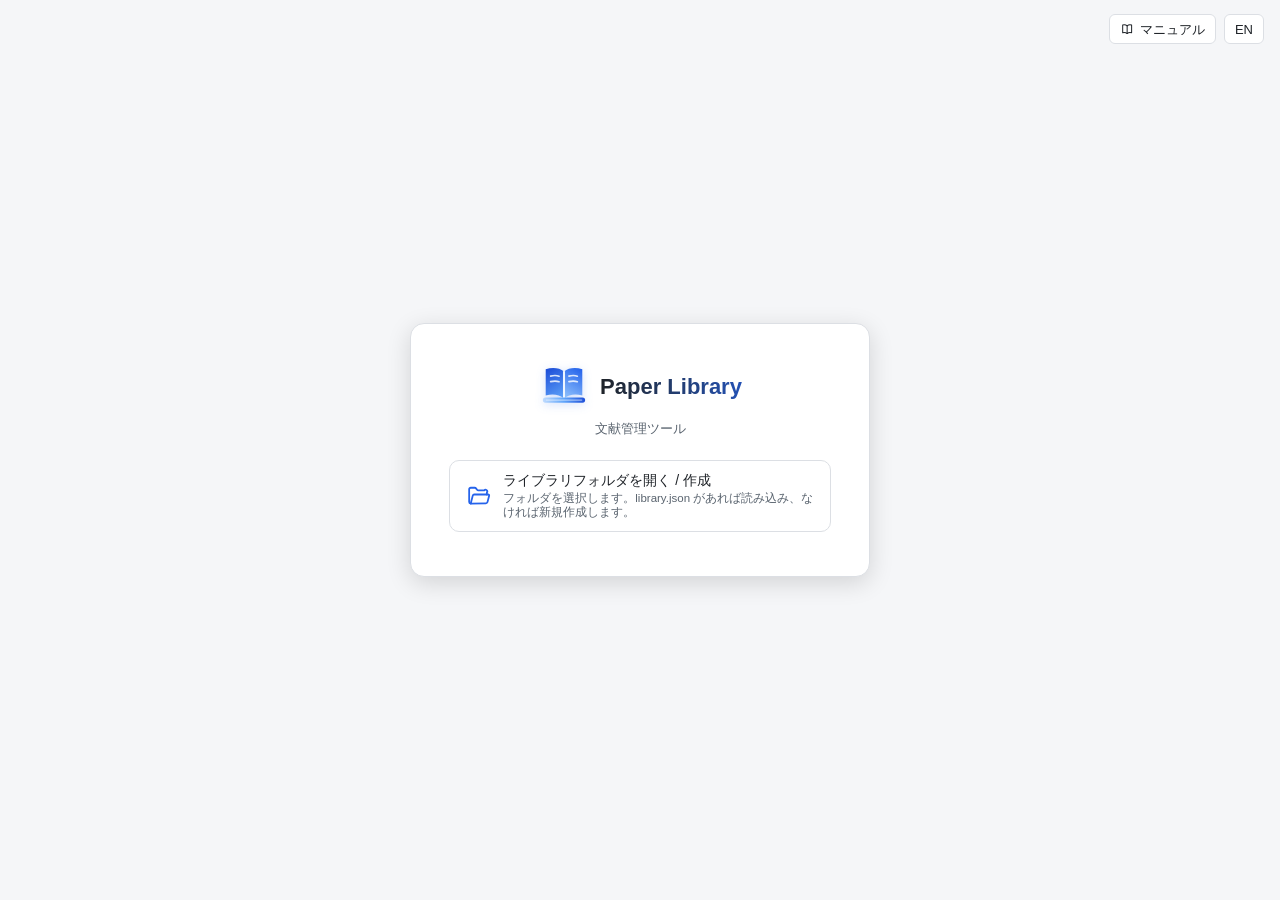
<file: index.html>
<!DOCTYPE html>
<html lang="ja">
<head>
<meta charset="UTF-8">
<meta name="viewport" content="width=device-width, initial-scale=1.0">
<meta name="refshelf-app" content="1">
<title>Paper Library — 文献管理 / Reference Manager</title>
<link rel="icon" href="data:image/svg+xml,%3Csvg xmlns='http://www.w3.org/2000/svg' viewBox='0 0 32 32'%3E%3Cpath d='M16 8.6C13.1 6.1 8.6 5.8 4.7 7v16.4c3.9-1.2 8.4-.9 11.3 1.6z' fill='%231e40af'/%3E%3Cpath d='M16 8.6C18.9 6.1 23.4 5.8 27.3 7v16.4c-3.9-1.2-8.4-.9-11.3 1.6z' fill='%233b82f6'/%3E%3Cpath d='M16 8.6v16.6' stroke='%23fff' stroke-width='1.3' stroke-linecap='round'/%3E%3Crect x='3' y='24.5' width='26' height='3' rx='1.5' fill='%2393b4f0'/%3E%3C/svg%3E">
<link rel="stylesheet" href="app/main.css?v=20261004r3">
<link rel="stylesheet" href="app/manual-experience.css?v=20260909r1">
<link rel="stylesheet" href="app/latest-papers.css?v=20261004r6">
</head>
<body class="brandStyle-81 advSearchStyle-07">

<!-- ============ toolbar ============ -->
<div id="toolbar">
  <div class="toolbarBrand">
  <span class="appname"><span data-logo></span><span class="brandText">Paper Library</span></span>
  </div>
  <div class="menuwrap addWrap" id="addWrap" data-placeholder="URL を入力して Enter">
    <span class="ic addBoxIcon" data-ic="plus"></span>
    <input id="addBox" type="text" data-i18n-ph="addBoxPh" placeholder="URL を入力して Enter">
    <button class="addGoBtn" id="btnAddGo" data-i18n="add" aria-hidden="true" tabindex="-1">追加</button>
    <button class="addMenuCaret" id="btnAddMenu" data-i18n-title="addMoreTitle" title="手動追加・インポート"><span class="ic" data-ic="chevron"></span></button>
    <div class="menu" id="menuAdd">
      <!-- reference add / import (shown outside the researcher view) -->
      <div id="menuAddReference">
        <div class="menuLabel" data-i18n="referenceAdd">文献を追加</div>
        <button id="miAddId"><span class="ic" data-ic="search"></span><span data-i18n="addByIdMenu">文献情報を入力して検索</span></button>
        <button id="miAddManual"><span class="ic" data-ic="plus"></span><span data-i18n="addManual">手動追加</span></button>
        <hr>
        <div class="menuLabel" data-i18n="referenceImport">文献をインポート</div>
        <button id="miImportBib"><span class="ic" data-ic="download"></span>BibTeX (.bib)</button>
        <button id="miImportRis"><span class="ic" data-ic="download"></span>RIS (.ris)</button>
        <button id="miImportCsv"><span class="ic" data-ic="download"></span>CSV (.csv)</button>
        <button id="miImportJson"><span class="ic" data-ic="download"></span>JSON (.json)</button>
        <button id="miImportRdf"><span class="ic" data-ic="download"></span>Zotero RDF (.rdf)</button>
      </div>
      <!-- researcher add / import (shown in the researcher view) -->
      <div id="menuAddResearcher">
        <div class="menuLabel" data-i18n="researcherAdd">研究者を追加</div>
        <button id="miResearcherManual"><span class="ic" data-ic="plus"></span><span data-i18n="researcherManualAdd">手動追加</span></button>
        <button id="miResearcherAuthors"><span class="ic" data-ic="users"></span><span data-i18n="researcherAuthorsAdd">論文著者から</span></button>
        <hr>
        <div class="menuLabel" data-i18n="researcherImport">研究者をインポート</div>
        <button id="miResearcherImportJson"><span class="ic" data-ic="download"></span>JSON (.json)</button>
        <button id="miResearcherImportCsv"><span class="ic" data-ic="download"></span>CSV (.csv)</button>
        <button id="miResearcherAiImport"><span class="ic" data-ic="search"></span><span data-i18n="researcherAiImportMenu">AI調査JSON (.json)</span></button>
      </div>
    </div>
  </div>
  <div class="searchWrap" id="searchWrap" data-placeholder="検索ワードを入力して Enter">
    <span class="ic searchBoxIcon" data-ic="search"></span>
    <input id="searchBox" type="search" data-i18n-ph="searchPh" placeholder="検索ワードを入力して Enter" autocomplete="off">
    <datalist id="researcherTreePickList"></datalist>
    <button class="searchAddBtn" id="btnSearchAdd" style="display:none" data-i18n-title="quickAddTitle" title="この DOI / URL を取得して追加"><span class="ic" data-ic="plus"></span><span data-i18n="add">追加</span></button>
    <button class="searchAdvBtn" id="btnAdvancedSearch" data-i18n-title="advancedSearch" title="詳細検索"><span class="ic" data-ic="search"></span><span data-i18n="advancedSearch">詳細検索</span></button>
  </div>
  <span class="spacer"></span>
  <div class="menuwrap" id="changeFolderWrap" style="display:none">
    <button class="tbtn libraryStatusBtn" id="btnChangeFolder" data-i18n-title="changeFolderMenuTitle" title="ライブラリの切り替え・新規作成">
      <span id="saveDot"></span><span id="libName"></span><span data-i18n="changeFolder">作業フォルダを変更</span>
    </button>
    <div class="menu" id="menuChangeFolder">
      <button id="miOpenFolder"><span class="ic" data-ic="folderOpen"></span><span data-i18n="openChangeFolder">別のフォルダを開く / 変更</span></button>
      <button id="miNewLibrary"><span class="ic" data-ic="plus"></span><span data-i18n="newLibrary">新規ライブラリを作成</span></button>
    </div>
  </div>
  <div class="menuwrap">
    <button class="tbtn" id="btnExport"><span class="ic" data-ic="upload"></span><span data-i18n="export">エクスポート</span><span class="ic" data-ic="chevron"></span></button>
    <div class="menu" id="menuExport">
      <div class="menuLabel" data-i18n="referenceExport">表示中の文献</div>
      <button id="miExportBib"><span class="ic" data-ic="upload"></span><span data-i18n="expBibShown">BibTeX (.bib)</span></button>
      <button id="miExportRis"><span class="ic" data-ic="upload"></span><span data-i18n="expRisShown">RIS (.ris)</span></button>
      <button id="miExportCsv"><span class="ic" data-ic="upload"></span><span data-i18n="expCsvShown">CSV (.csv)</span></button>
      <button id="miExportShownJson"><span class="ic" data-ic="upload"></span><span data-i18n="expJsonShown">JSON (.json)</span></button>
      <hr>
      <div class="menuLabel" data-i18n="libraryExportLabel">ライブラリ全体</div>
      <button id="miExportJson"><span class="ic" data-ic="upload"></span><span data-i18n="expJson">JSON (.json)</span></button>
      <div id="researcherExportOptions" hidden>
        <hr>
        <div class="menuLabel" data-i18n="researcherExport">研究者</div>
        <div class="menuSubLabel" data-i18n="researcherExportShownLabel">表示中</div>
        <button id="miExportResearchersShownJson"><span class="ic" data-ic="upload"></span><span data-i18n="researcherExpJsonShown">JSON (.json)</span></button>
        <button id="miExportResearchersShownCsv"><span class="ic" data-ic="upload"></span><span data-i18n="researcherExpCsvShown">CSV (.csv)</span></button>
        <div class="menuSubLabel" data-i18n="researcherExportAllLabel">すべて</div>
        <button id="miExportResearchersJson"><span class="ic" data-ic="upload"></span><span data-i18n="researcherExpJson">JSON (.json)</span></button>
        <button id="miExportResearchersCsv"><span class="ic" data-ic="upload"></span><span data-i18n="researcherExpCsv">CSV (.csv)</span></button>
      </div>
    </div>
  </div>
  <button class="tbtn" id="btnManual"><span class="ic" data-ic="book"></span><span data-i18n="manual">マニュアル</span></button>
  <button class="tbtn" id="btnTheme"><span class="ic" data-ic="moon"></span><span id="themeLabel">Dark</span></button>
  <button class="tbtn" id="btnLang">EN</button>
</div>


<!-- ============ main ============ -->
<div id="main">
  <aside id="sidebar">
    <div id="fixedFilters"></div>
    <div class="sideHead" id="collectionsHead" data-drop-root="1" data-section-toggle="collections" role="button" tabindex="0">
      <span class="headLabel"><button id="btnToggleCollections" class="headToggle" data-i18n-title="collapse" title="折りたたみ"><span class="ic" data-ic="folderOpen"></span></button><span data-i18n="collections">コレクション</span></span>
      <span class="headBtns">
        <button id="btnCollWrapNames" title="コレクション名を1行で表示" aria-label="コレクション名を1行で表示" aria-pressed="true"><span class="ic" data-ic="wrap"></span></button>
        <button id="btnCollapseAllCollections" title="すべてのフォルダを閉じる" aria-label="すべてのフォルダを閉じる"><span class="ic" data-ic="folders"></span></button>
        <button id="btnSearchColl" data-i18n-title="searchCollTip" title="コレクションを検索"><span class="ic" data-ic="search"></span></button>
        <button id="btnAddColl" data-i18n-title="newCollection" title="新規コレクション"><span class="ic" data-ic="plus"></span></button>
      </span>
    </div>
    <div id="collSearchBar" hidden>
      <span class="ic collSearchIcon" data-ic="search"></span>
      <input id="collSearchInput" type="text" data-i18n-ph="searchCollPh" placeholder="検索" data-i18n-title="searchCollTip" title="コレクションを検索" data-i18n-aria="searchCollTip" aria-label="コレクションを検索" autocomplete="off" spellcheck="false">
      <button id="collSearchClear" data-i18n-title="clear" title="クリア"><span class="ic" data-ic="x"></span></button>
    </div>
    <div id="collList"></div>
    <div class="sideHead" id="tagsHead" data-section-toggle="tags" role="button" tabindex="0">
      <span class="headLabel"><button id="btnToggleTags" class="headToggle" data-i18n-title="collapse" title="折りたたみ"><span class="ic" data-ic="tag"></span></button><span data-i18n="tags">タグ</span></span>
      <span class="headBtns">
        <button id="btnSearchTag" data-i18n-title="searchTagTip" title="タグを検索"><span class="ic" data-ic="search"></span></button>
        <button id="btnAddTag" data-i18n-title="newTag" title="新規タグ"><span class="ic" data-ic="plus"></span></button>
      </span>
    </div>
    <div id="tagSearchBar" hidden>
      <span class="ic collSearchIcon" data-ic="search"></span>
      <input id="tagSearchInput" type="text" data-i18n-ph="searchTagPh" placeholder="検索" data-i18n-title="searchTagTip" title="タグを検索" data-i18n-aria="searchTagTip" aria-label="タグを検索" autocomplete="off" spellcheck="false">
      <button id="tagSearchClear" data-i18n-title="clear" title="クリア"><span class="ic" data-ic="x"></span></button>
    </div>
    <div id="tagList"></div>
    <div id="researcherFilter"></div>
    <div id="latestPapersFilter"></div>
  </aside>

  <div class="paneResizer" data-pane-resize="sidebar" data-i18n-title="paneResizeHint"></div>
  <main id="listPane">
    <div id="trashInfoBar" role="region" aria-live="polite">
      <span class="trashInfoMain"><span class="ic" data-ic="trash"></span><span id="trashInfoCount"></span></span>
      <span class="trashInfoNote" data-i18n="trashPermanentNote">完全削除すると元に戻せません。</span>
      <span class="trashInfoSpacer"></span>
      <button class="trashRestoreBtn" id="btnRestoreAllTrash" type="button"><span class="ic" data-ic="arrowUpRight"></span><span data-i18n="restoreAll">すべて復元</span></button>
      <button class="trashDangerBtn" id="btnEmptyTrash" type="button"><span class="ic" data-ic="trash"></span><span data-i18n="emptyTrash">完全に削除する</span></button>
    </div>
    <div id="listScroller">
      <table id="itemTable">
        <colgroup id="itemCols"></colgroup>
        <thead><tr id="itemHead"></tr></thead>
        <tbody id="itemRows"></tbody>
      </table>
      <div id="itemCards"></div>
      <div id="itemShelves"></div>
      <div id="itemKanban"></div>
      <div id="emptyMsg" style="display:none" data-i18n="emptyMsg">文献がありません。「＋ DOI / arXiv」から追加してください。</div>
      <div id="listMore" style="display:none"><button class="tbtn" id="btnLoadMore"></button></div>
    </div>
    <div id="pickBar" style="display:none">
      <span class="ic" data-ic="check"></span>
      <span id="pickBarHint"></span>
      <span id="pickBarCount" class="logBadge">0</span>
      <span style="flex:1"></span>
      <button class="tbtn" id="btnPickCancel" data-i18n="cancel">キャンセル</button>
      <button class="tbtn" id="btnPickClear" data-i18n="pickClearAll">全解除</button>
      <button class="tbtn primary" id="btnPickConfirm" disabled></button>
    </div>
    <div id="listStatus" class="listStatusBar">
      <span id="listCount"></span>
      <span style="flex:1"></span>
      <div class="menuwrap" id="alertsWrap" style="display:none">
        <button class="lsbtn statusCompact" id="btnAlerts" data-i18n-title="alerts"><span class="ic" data-ic="alert"></span><span data-i18n="alerts">通知</span><span id="alertsBadge" class="logBadge">0</span><span class="ic" data-ic="chevron"></span></button>
        <div class="menu" id="menuAlerts" style="bottom:calc(100% + 4px); top:auto; right:0; left:auto"></div>
      </div>
      <!-- hidden helper buttons: their click handlers are reused by the 表示設定 menu items -->
      <button class="lsbtn" id="btnWrap" style="display:none"><span class="ic" data-ic="wrap"></span><span data-i18n="wrapToggle">折り返し</span></button>
      <button class="lsbtn" id="btnViewStyle" style="display:none"><span class="ic" data-ic="rows"></span><span id="viewStyleLabel" data-i18n="viewCards">カード表示</span></button>
      <button class="lsbtn" id="btnCardCols" style="display:none"><span class="ic" data-ic="table"></span><span id="cardColsLabel">2列</span></button>
      <!-- フィルター: independent button (between 通知 and 表示スタイル) -->
      <div class="menuwrap" id="cardFiltersWrap">
        <button class="lsbtn" id="btnCardFilters"><span class="ic" data-ic="funnel"></span><span data-i18n="filters">フィルタ</span><span class="ic" data-ic="chevron"></span></button>
      </div>
      <div class="menu" id="cardFilterMenu" style="bottom:calc(100% + 4px); top:auto; right:0; left:auto"></div>
      <!-- 並び替え: independent button -->
      <div class="menuwrap" id="cardSortWrap">
        <button class="lsbtn" id="btnCardSort"><span class="ic" data-ic="sort"></span><span data-i18n="gallerySortLabel">並び替え</span><span class="ic" data-ic="chevron"></span></button>
        <div class="menu" id="cardSortMenu" style="bottom:calc(100% + 4px); top:auto; right:0; left:auto">
          <div class="menuLabel gallerySortHead">
            <span data-i18n="gallerySortLabel">並び替え</span>
            <button id="gallerySortDir" class="gallerySortDirBtn" type="button"><span class="ic" data-ic="chevron"></span><span id="gallerySortDirLabel" data-i18n="sortDirDesc">降順</span></button>
          </div>
          <button data-gallery-sort="added"><span data-i18n="sortByAdded">追加日</span></button>
          <button data-gallery-sort="title"><span data-i18n="colTitle">タイトル</span></button>
          <button data-gallery-sort="authors"><span data-i18n="colAuthors">著者</span></button>
          <button data-gallery-sort="year"><span data-i18n="colYear">年</span></button>
          <button data-gallery-sort="journal"><span data-i18n="colJournal">出版物</span></button>
          <button data-gallery-sort="citedBy"><span data-i18n="colCitedBy">被引用数</span></button>
          <button data-gallery-sort="starred"><span data-i18n="colStar">スター</span></button>
        </div>
      </div>
      <!-- 表示スタイル: switches the list view style only -->
      <div class="menuwrap">
        <button class="lsbtn" id="btnCardViewMenu"><span class="ic" data-ic="rows"></span><span data-i18n="viewStyle">表示スタイル</span><span class="ic" data-ic="chevron"></span></button>
        <div class="menu" id="cardViewMenu" style="bottom:calc(100% + 4px); top:auto; right:0; left:auto">
          <button data-list-view="table"><span class="ic" data-ic="table"></span><span data-i18n="viewTable">表表示</span></button>
          <button data-list-view="cards"><span class="ic" data-ic="rows"></span><span data-i18n="viewCards">カード表示</span></button>
          <button data-list-view="shelves"><span class="ic" data-ic="book"></span><span data-i18n="viewShelves">文献棚</span></button>
          <button data-list-view="kanban"><span class="ic" data-ic="kanban"></span><span data-i18n="viewKanban">カンバン</span></button>
          <button data-list-view="gallery"><span class="ic" data-ic="image"></span><span data-i18n="viewGallery">ギャラリー</span></button>
          <button data-list-view="magazine"><span class="ic" data-ic="masonry"></span><span data-i18n="viewMagazine">マガジン</span></button>
        </div>
      </div>
      <!-- 表示設定: folding / column count / image fit / corresponding-author mark / icon-only -->
      <div class="menuwrap" id="galleryColsWrap">
        <button class="lsbtn" id="btnGalleryCols"><span class="ic" data-ic="sliders"></span><span data-i18n="displaySettings">表示設定</span><span class="ic" data-ic="chevron"></span></button>
        <div class="menu" id="galleryColsMenu" style="bottom:calc(100% + 4px); top:auto; right:0; left:auto">
          <button id="cardViewWrapItem" data-card-view-act="wrap"><span class="ic" data-ic="wrap"></span><span data-i18n="wrapToggle">折り返し</span></button>
          <button id="cardViewColsMenuItem" data-card-view-act="cols"><span class="ic" data-ic="rows"></span><span id="cardViewColsMenuLabel">1列</span></button>
          <div id="gallerySettingsSection">
            <hr>
            <div class="menuLabel" data-i18n="columnsLabel">列数</div>
            <button data-gallery-cols="2"><span data-i18n="cols2">2列</span></button>
            <button data-gallery-cols="3"><span data-i18n="cols3">3列</span></button>
            <button data-gallery-cols="4"><span data-i18n="cols4">4列</span></button>
            <hr>
            <div class="menuLabel" data-i18n="imageFitLabel">画像の表示</div>
            <button data-gallery-fit="crop"><span data-i18n="imageFitCrop">余白なし（トリミング）</span></button>
            <button data-gallery-fit="contain"><span data-i18n="imageFitContain">全体表示（余白あり）</span></button>
          </div>
          <div id="galleryCorrSection">
            <hr>
            <label class="menuCheck"><input type="checkbox" id="cardViewCorrStar"><span data-i18n="authorMarkCorresponding">責任著者に * を表示</span></label>
          </div>
          <div id="reviewMarkSection">
            <hr>
            <div class="menuLabel" data-i18n="reviewMarkLabel">レビュー論文</div>
            <label class="menuCheck"><input type="checkbox" id="cardViewReviewMark"><span data-i18n="reviewMark">レビュー論文を色分け</span></label>
            <label class="menuCheck menuCheckSub"><input type="checkbox" id="cardViewReviewMarkWide"><span data-i18n="reviewMarkWide">Perspective・Account も含める</span></label>
          </div>
          <hr>
          <label class="menuCheck"><input type="checkbox" id="cardViewIconOnly"><span data-i18n="iconOnlyToggle">ボタンをアイコンのみ表示</span></label>
        </div>
      </div>
      <div class="splitWrap menuwrap">
        <button class="lsbtn lsbtnMain" id="btnRefreshAll"><span class="ic" data-ic="retry"></span><span data-i18n="refreshAll">更新</span></button>
        <button class="lsbtn lsbtnCaret" id="btnRefreshAllCaret" aria-label="menu"><span class="ic" data-ic="chevron"></span></button>
        <button class="lsbtn lsbtnCaret lsbtnCancel" id="btnRefreshCancel" type="button" hidden data-i18n-title="bulkCancel" title="中止"><span class="ic" data-ic="x"></span><span data-i18n="bulkCancel">中止</span></button>
        <div class="menu" id="menuRefreshAll" style="bottom:calc(100% + 4px); top:auto; right:0; left:auto">
          <button data-refresh-mode="auto" data-refresh-kind="all"><span class="ic" data-ic="retry"></span><span data-i18n="refreshModeAutoAll">すべて更新（表示中の全件）</span></button>
          <button data-refresh-mode="pick" data-refresh-kind="all"><span class="ic" data-ic="check"></span><span data-i18n="refreshModePick">文献を選択して更新</span></button>
          <hr>
          <div class="menuLabel" data-i18n="refreshOnlyLabel">項目を選んで更新</div>
          <button data-refresh-mode="auto" data-refresh-kind="cited"><span class="ic" data-ic="citations"></span><span data-i18n="refreshCited">被引用数を更新</span></button>
          <button data-refresh-mode="auto" data-refresh-kind="corresponding"><span class="ic" data-ic="users"></span><span data-i18n="refreshCorresponding">責任著者を更新</span></button>
          <button data-refresh-mode="auto" data-refresh-kind="category"><span class="ic" data-ic="tag"></span><span data-i18n="refreshCategory">種類を更新</span></button>
          <button data-refresh-mode="auto" data-refresh-kind="pages"><span class="ic" data-ic="file"></span><span data-i18n="refreshPages">ページを補完</span></button>
        </div>
      </div>
      <div class="menuwrap">
        <button class="lsbtn" id="btnColMenu"><span class="ic" data-ic="table"></span><span class="colMenuLabel" data-i18n="columns">列</span><span class="ic" data-ic="chevron"></span></button>
        <div class="menu" id="colMenu" style="bottom:calc(100% + 4px); top:auto; right:0; left:auto"></div>
      </div>
    </div>
  </main>

  <main id="researcherPane" hidden>
    <div id="researcherList"></div>
    <div id="researcherStatus" class="listStatusBar">
      <span id="researcherListCount"></span><span style="flex:1"></span>
      <span id="researcherMapControlsSlot"></span>
      <div class="menuwrap researcherCollectionControl">
        <button class="lsbtn" id="btnResearcherFilterMenu"><span class="ic" data-ic="funnel"></span><span data-i18n="researcherFilterLabel">絞り込み</span><span class="ic" data-ic="chevron"></span></button>
        <div class="menu" id="researcherFilterMenu" style="bottom:calc(100% + 4px); top:auto; right:0; left:auto"></div>
      </div>
      <div class="menuwrap researcherCollectionControl">
        <button class="lsbtn" id="btnResearcherSortMenu"><span class="ic" data-ic="sliders"></span><span data-i18n="researcherSortLabel">並び替え</span><span class="ic" data-ic="chevron"></span></button>
        <div class="menu" id="researcherSortMenu" style="bottom:calc(100% + 4px); top:auto; right:0; left:auto"></div>
      </div>
      <span id="researcherTreeControlsSlot"></span>
      <span id="researcherLeaderboardControlsSlot"></span>
      <div class="menuwrap">
        <button class="lsbtn" id="btnResearcherViewMenu"><span class="ic" data-ic="globe"></span><span id="researcherViewMenuLabel" data-i18n="viewTable">表表示</span><span class="ic" data-ic="chevron"></span></button>
        <div class="menu" id="researcherViewMenu" style="bottom:calc(100% + 4px); top:auto; right:0; left:auto">
          <div class="menuLabel" data-i18n="viewStyle">表示スタイル</div>
          <button data-researcher-view="table"><span class="ic" data-ic="table"></span><span data-i18n="viewTable">表表示</span></button>
          <button data-researcher-view="grid"><span class="ic" data-ic="grid"></span><span data-i18n="viewGrid">グリッド</span></button>
          <button data-researcher-view="profile"><span class="ic" data-ic="note"></span><span data-i18n="viewProfileCards">プロフィール</span></button>
          <button data-researcher-view="list"><span class="ic" data-ic="rows"></span><span data-i18n="viewLargeList">リスト</span></button>
          <button data-researcher-view="map"><span class="ic" data-ic="globe"></span><span data-i18n="viewMap">地図</span></button>
          <button data-researcher-view="tree"><span class="ic" data-ic="tree"></span><span data-i18n="viewTree">ツリー</span></button>
          <button data-researcher-view="leaderboard"><span class="ic" data-ic="ranking"></span><span data-i18n="viewLeaderboard">ランキング</span></button>
        </div>
      </div>
      <div class="menuwrap">
        <button class="lsbtn" id="btnResearcherColMenu"><span class="ic" data-ic="table"></span><span data-i18n="columns">列</span><span class="ic" data-ic="chevron"></span></button>
        <div class="menu" id="researcherColMenu" style="bottom:calc(100% + 4px); top:auto; right:0; left:auto"></div>
      </div>
    </div>
  </main>

  <main id="latestPapersPane" hidden></main>

  <div class="paneResizer" data-pane-resize="detail" data-i18n-title="paneResizeHint"></div>
  <section id="detail"><div class="noselect" data-i18n="noSelect">文献を選択してください</div></section>
</div>


<!-- ============ add-by-id dialog ============ -->
<dialog id="dlgAddId">
  <div class="dlgHead"><span data-i18n="addByIdTitle">文献情報を入力して検索</span><button data-close><span class="ic" data-ic="x"></span></button></div>
  <div class="dlgBody">
    <div class="hint" data-i18n="addByIdHint">DOI・arXiv ID・論文ページの URL を貼り付けると自動で取得します。分からない場合は、雑誌名・年・巻・ページやタイトルを入力して検索してください。</div>
    <div class="fRow">
      <input type="text" id="idInput" data-i18n-ph="addByIdInputPh" placeholder="DOI / arXiv ID / URL / タイトル">
    </div>
    <div class="fGrid idFieldGrid">
      <div class="fRow"><input type="text" id="idJournal" data-i18n-ph="addByIdJournalPh" placeholder="雑誌名（略称可）"></div>
      <div class="fRow"><input type="text" id="idYear" data-i18n-ph="addByIdYearPh" placeholder="年"></div>
      <div class="fRow"><input type="text" id="idVolume" data-i18n-ph="addByIdVolumePh" placeholder="巻"></div>
      <div class="fRow"><input type="text" id="idPage" data-i18n-ph="addByIdPagePh" placeholder="ページ"></div>
    </div>
    <div class="errbox" id="idError"></div>
    <div id="idResults"></div>
  </div>
  <div class="dlgFoot">
    <button class="tbtn" data-close data-i18n="cancel">キャンセル</button>
    <button class="tbtn primary" id="btnFetchId" data-i18n="fetchAdd">検索</button>
  </div>
</dialog>

<!-- ============ attachment role dialog ============ -->
<dialog id="dlgAttachRoles">
  <div class="dlgHead"><span data-i18n="attRoleDlgTitle">PDF の役割を選ぶ</span><button data-close><span class="ic" data-ic="x"></span></button></div>
  <div class="dlgBody">
    <div class="hint" data-i18n="attRoleDlgHint">どれが本文（原著）で、どれが SI（Supporting Information）かを選んでください。ファイル名は 本文＝&lt;引用キー&gt;.pdf、SI＝&lt;引用キー&gt;_SI.pdf になります。</div>
    <div class="hint attRoleTakenHint" id="attRoleTakenHint" hidden></div>
    <div id="attRoleList"></div>
  </div>
  <div class="dlgFoot">
    <button class="tbtn" data-close data-i18n="cancel">キャンセル</button>
    <button class="tbtn primary" id="btnAttRoleSave" data-i18n="save">保存</button>
  </div>
</dialog>

<!-- ============ changelog dialog ============ -->
<dialog id="dlgChangelog">
  <div class="dlgHead"><span data-i18n="changelog">更新履歴</span><button data-close><span class="ic" data-ic="x"></span></button></div>
  <div class="dlgBody" id="changelogBody"></div>
  <div class="dlgFoot"><button class="tbtn primary" data-close data-i18n="close">閉じる</button></div>
</dialog>

<dialog id="dlgShortcuts">
  <div class="dlgHead"><span data-i18n="shortcuts">キーボードショートカット</span><button data-close><span class="ic" data-ic="x"></span></button></div>
  <div class="dlgBody" id="shortcutsBody"></div>
  <div class="dlgFoot"><button class="tbtn primary" data-close data-i18n="close">閉じる</button></div>
</dialog>

<!-- ============ manual dialog ============ -->
<dialog id="dlgManual">
  <div class="dlgHead"><span data-i18n="manual">マニュアル</span><button type="button" class="tbtn" data-close><span class="ic" data-ic="x"></span><span data-i18n="close">閉じる</span></button></div>
  <div id="manualWrap">
    <nav id="manualTabs"></nav>
    <div id="manualContent"></div>
  </div>
</dialog>

<!-- ============ researcher profile editor ============ -->
<dialog id="dlgResearcherEditor">
  <div class="dlgHead researcherEditorHead">
    <span id="researcherEditorTitle" data-i18n="researcherProfile">研究者プロフィール</span>
    <span id="researcherEditorName"></span>
    <button id="btnResearcherEditorClose" aria-label="閉じる"><span class="ic" data-ic="x"></span></button>
  </div>
  <div id="researcherEditorBody">
    <nav id="researcherEditorNav" aria-label="研究者プロフィールの編集項目"></nav>
    <div id="researcherEditorContent"></div>
  </div>
  <div class="dlgFoot researcherEditorFoot">
    <button class="tbtn danger" id="btnResearcherEditorDelete" hidden><span class="ic" data-ic="trash"></span><span data-i18n="researcherDelete">研究者を削除</span></button>
    <span style="flex:1"></span>
    <button class="tbtn" id="btnResearcherEditorCancel" data-i18n="cancel">キャンセル</button>
    <button class="tbtn primary" id="btnResearcherEditorSave" data-i18n="save">保存</button>
  </div>
</dialog>
<input type="file" id="fileResearcherAiJson" accept=".json,application/json" hidden>

<!-- ============ fetch log dialog ============ -->
<dialog id="dlgFetchLog">
  <div class="dlgHead"><span data-i18n="fetchLogTitle">更新ログ</span><button data-close><span class="ic" data-ic="x"></span></button></div>
  <div class="dlgBody" id="fetchLogBody"></div>
  <div class="dlgFoot">
    <button class="tbtn" id="btnLogClear" data-i18n="logClear">ログを消去</button>
    <span style="flex:1"></span>
    <button class="tbtn primary" id="btnLogRetryAll" data-i18n="logRetryAll">すべて再試行</button>
    <button class="tbtn" data-close data-i18n="close">閉じる</button>
  </div>
</dialog>

<!-- ============ citation settings dialog ============ -->
<dialog id="dlgCitationPrefs">
  <div class="dlgHead"><span data-i18n="citationSettings">引用設定</span><button data-close><span class="ic" data-ic="x"></span></button></div>
  <div class="dlgBody" id="citationPrefsBody"></div>
  <div class="dlgFoot"><button class="tbtn primary" data-close data-i18n="close">閉じる</button></div>
</dialog>

<!-- ============ duplicate candidates dialog ============ -->
<dialog id="dlgDuplicates">
  <div class="dlgHead"><span data-i18n="duplicateTitle">重複候補の確認</span><button data-close><span class="ic" data-ic="x"></span></button></div>
  <div class="dlgBody" id="duplicateBody"></div>
  <div class="dlgFoot"><button class="tbtn primary" data-close data-i18n="close">閉じる</button></div>
</dialog>

<!-- ============ import keywords-as-tags dialog (shown only when the imported file actually has keywords) ============ -->
<dialog id="dlgImportKeywords">
  <div class="dlgHead"><span data-i18n="importKeywordsTitle">キーワードの取り込み</span><button data-close><span class="ic" data-ic="x"></span></button></div>
  <div class="dlgBody">
    <div class="dupSummary" id="importKeywordsSummary"></div>
    <div class="dlgCheck"><label><input type="checkbox" id="importKeywordsCheck"> <span data-i18n="importKeywordsAsTags">keywords をタグとして読み込む</span></label></div>
    <div class="importKeywordsList" id="importKeywordsList"></div>
  </div>
  <div class="dlgFoot">
    <button class="tbtn" data-close data-i18n="cancel">キャンセル</button>
    <button class="tbtn primary" id="btnImportKeywordsConfirm" data-i18n="importKeywordsConfirm">取り込む</button>
  </div>
</dialog>

<!-- ============ empty records dialog ============ -->
<dialog id="dlgEmptyRecords">
  <div class="dlgHead"><span data-i18n="emptyRecordsTitle">空データの確認</span><button data-close><span class="ic" data-ic="x"></span></button></div>
  <div class="dlgBody" id="emptyRecordsBody"></div>
  <div class="dlgFoot">
    <button class="tbtn danger" id="btnDeleteAllEmpty" data-i18n="deleteAllEmpty">すべて削除</button>
    <button class="tbtn primary" data-close data-i18n="close">閉じる</button>
  </div>
</dialog>

<!-- ============ delete collection dialog ============ -->
<dialog id="dlgDeleteColl">
  <div class="dlgHead"><span data-i18n="deleteCollTitle">コレクションの削除</span><button data-close><span class="ic" data-ic="x"></span></button></div>
  <div class="dlgBody" id="deleteCollBody"></div>
  <div class="dlgFoot" style="flex-wrap:wrap; gap:8px">
    <button class="tbtn" data-close data-i18n="cancel">キャンセル</button>
    <span style="flex:1"></span>
    <button class="tbtn" id="btnCollDelKeep" data-i18n="collDelKeepItems">コレクションのみ削除</button>
    <button class="tbtn" id="btnCollTrashItemsKeepColl" data-i18n="collTrashItemsKeepColl">文献だけゴミ箱へ</button>
    <button class="tbtn danger" id="btnCollDelTrash" data-i18n="collDelTrashItems">削除＋文献をゴミ箱へ</button>
  </div>
</dialog>

<!-- ============ fix suggestions dialog ============ -->
<dialog id="dlgFixSuggestions">
  <div class="dlgHead"><span data-i18n="fixSuggestionsTitle">修正候補</span><button data-close><span class="ic" data-ic="x"></span></button></div>
  <div class="dlgBody" id="fixSuggestionsBody"></div>
  <div class="dlgFoot">
    <button class="tbtn primary" id="btnApplyAllFixes" data-i18n="applyAllFixes">すべて修正</button>
    <button class="tbtn" data-close data-i18n="close">閉じる</button>
  </div>
</dialog>

<!-- ============ journal name dictionary dialog ============ -->
<dialog id="dlgJournalDict">
  <div class="dlgHead"><span data-i18n="journalDictTitle">雑誌名の辞書</span><button id="dictClose"><span class="ic" data-ic="x"></span></button></div>
  <div class="dlgBody" id="journalDictBody">
    <p class="dictIntro" data-i18n="journalDictIntro"></p>
    <div class="dictAddRow">
      <input id="dictMatch" type="text" data-i18n-ph="journalDictMatchPh" placeholder="取得される表記・別名" autocomplete="off" spellcheck="false">
      <input id="dictFull" type="text" data-i18n-ph="journalDictFullPh" placeholder="正式名（雑誌欄・任意）" autocomplete="off" spellcheck="false">
      <input id="dictAbbr" type="text" data-i18n-ph="journalDictAbbrPh" placeholder="略称（表示・任意）" autocomplete="off" spellcheck="false">
      <button class="tbtn primary" id="dictAdd" data-i18n="journalDictAdd">辞書に追加</button>
    </div>
    <div class="dictBar">
      <span class="dictCount" id="dictCount"></span>
      <button class="tbtn" id="dictUnmapped" type="button" aria-pressed="false">未登録</button>
      <input id="dictSearch" type="text" data-i18n-ph="journalDictBuiltinPh" placeholder="辞書を検索" autocomplete="off" spellcheck="false">
    </div>
    <div id="dictList" class="dictTable"></div>
  </div>
</dialog>

<!-- ============ affiliation abbreviation dictionary ============ -->
<dialog id="dlgAffAbbrev">
  <div class="dlgHead"><span data-i18n="affAbbrevTitle">所属の略記辞書</span><button id="affAbbrevClose"><span class="ic" data-ic="x"></span></button></div>
  <div class="dlgBody" id="affAbbrevBody">
    <p class="dictIntro" data-i18n="affAbbrevIntro"></p>
    <div class="dictAddRow">
      <input id="affAbbrevFrom" type="text" data-i18n-ph="affAbbrevFrom" autocomplete="off" spellcheck="false">
      <input id="affAbbrevTo" type="text" data-i18n-ph="affAbbrevTo" autocomplete="off" spellcheck="false">
      <button class="tbtn primary" id="affAbbrevAdd" data-i18n="affAbbrevAdd">ルールを追加</button>
    </div>
    <div id="affAbbrevList" class="dictTable"></div>
    <div class="dlgFoot"><button class="tbtn" id="affAbbrevReset" data-i18n="affAbbrevReset">既定に戻す</button><button class="tbtn primary" id="affAbbrevDone" data-i18n="affAbbrevDone">完了</button></div>
  </div>
</dialog>

<!-- ============ citations dialog ============ -->
<dialog id="dlgCitations">
  <div class="dlgHead"><span id="citHeadTitle" data-i18n="citationsTitle">引用関係</span></div>
  <div class="dlgBody" id="citBody">
    <div class="citControls">
      <div class="citSearchWrap">
        <span class="ic citSearchIc" data-ic="search"></span>
        <input type="text" id="citFilterInput" class="citSearchInput" autocomplete="off" spellcheck="false" data-i18n-ph="citFilterPh" placeholder="タイトル・著者・雑誌で絞り込み">
      </div>
      <label class="citSortLabel"><span data-i18n="citSortLabel">並び替え</span>
        <select id="citSortSelect">
          <option value="default" data-i18n="citSortDefault">元の順</option>
          <option value="year" data-i18n="citSortYear">出版年</option>
          <option value="citedByCount" data-i18n="citSortCited">被引用数</option>
          <option value="title" data-i18n="citSortTitle">タイトル</option>
          <option value="authors" data-i18n="citSortAuthors">筆頭著者</option>
        </select>
      </label>
      <button type="button" id="citSortDir" class="tbtn citSortDir" data-i18n-title="citSortDir" title="昇順／降順">↓</button>
    </div>
    <div class="citCols">
      <section class="citCol">
        <h3 class="citColHead"><span class="ic" data-ic="arrowUpRight"></span><span data-i18n="citeReferences">引用している文献</span><span class="citCnt" id="citRefCnt"></span></h3>
        <div class="citList" id="citRefList"></div>
      </section>
      <section class="citCol">
        <h3 class="citColHead"><span class="ic" data-ic="arrowDownLeft"></span><span data-i18n="citeCitedBy">引用されている文献</span><span class="citCnt" id="citCitedCnt"></span></h3>
        <div class="citList" id="citCitedList"></div>
      </section>
    </div>
  </div>
  <div class="dlgFoot"><span class="citSource" data-i18n="citeSource">データ提供: OpenAlex</span><span style="flex:1"></span>
    <button class="tbtn" id="btnCitSettings" type="button" aria-pressed="false" data-i18n-title="citSettingsLabel" title="この画面の引用の書式（引用プレビューとは独立）"><span class="ic" data-ic="gear"></span><span data-i18n="citSettings">引用設定</span></button>
    <button class="tbtn" data-close data-i18n="close">閉じる</button>
  </div>
  <div id="citSettingsPanel" class="gPanel" hidden>
    <div class="gfpHead"><span data-i18n="citSettings">引用設定</span><button type="button" id="btnCitSettingsClose" data-i18n-title="close" title="閉じる"><span class="ic" data-ic="x"></span></button></div>
    <div id="citSettingsBody"></div>
  </div>
</dialog>

<!-- ============ graph (connected-papers style) dialog ============ -->
<dialog id="dlgGraph">
  <div class="dlgHead"><span id="graphHeadTitle" data-i18n="graphView">論文相関図</span>
    <span id="graphCacheNote"></span>
  </div>
  <div id="graphBody">
    <div id="graphCanvasWrap">
      <svg id="graphSvg"></svg>
      <div id="graphToolbar">
        <button class="tbtn" id="btnGraphRefetch" data-i18n-title="graphRefetch" title="再取得"><span class="ic" data-ic="retry"></span><span data-i18n="graphRefetch">再取得</span></button>
        <button class="tbtn" id="btnGraphRelayout" data-i18n-title="graphRelayout" title="再レイアウト"><span class="ic" data-ic="graph"></span><span data-i18n="graphRelayout">再レイアウト</span></button>
        <button class="tbtn" id="btnGraphFit"><span class="ic" data-ic="zoom"></span><span data-i18n="graphFit">全体表示</span></button>
        <button class="tbtn" id="btnGraphSettings" type="button" aria-pressed="false" data-i18n-title="graphSettingsLabel" title="相関図の表示設定"><span class="ic" data-ic="sliders"></span><span data-i18n="graphSettings">表示設定</span></button>
        <button class="tbtn" id="btnGraphFilter" type="button" aria-pressed="false" data-i18n-title="graphFilterLabel" title="論文ノードの絞り込み"><span class="ic" data-ic="funnel"></span><span data-i18n="graphFilter">フィルター</span></button>
        <span id="graphStats"></span>
        <span id="graphFilterCount"></span>
      </div>
      <div id="graphSettingsPanel" class="gPanel" hidden>
        <div class="gfpHead"><span data-i18n="graphSettings">表示設定</span><button type="button" id="btnGraphSettingsClose" data-i18n-title="close" title="閉じる"><span class="ic" data-ic="x"></span></button></div>
        <label class="gfpRow"><span class="gfpLabel" data-i18n="graphCitationStyle">線のスタイル</span>
          <select id="graphCitationStyle" data-i18n-title="graphCitationStyleLabel" title="直接引用の表示スタイル">
            <option value="solid" data-i18n="graphStyleSolid">灰色の実線</option>
            <option value="arrow" data-i18n="graphStyleArrow">矢印</option>
            <option value="particle" data-i18n="graphStyleParticle">発光粒子</option>
            <option value="dashgray" data-i18n="graphStyleDashGray">流れる破線（灰色）</option>
            <option value="dash" data-i18n="graphStyleDash">流れる破線（青）</option>
            <option value="dashtrack" data-i18n="graphStyleDashTrack">流れる破線（青＋灰色の線）</option>
          </select>
        </label>
        <label class="gfpRow"><span class="gfpLabel" data-i18n="graphAuthorMode">著者</span>
          <select id="graphAuthorMode" data-i18n-title="graphAuthorModeLabel" title="ノードに表示する著者">
            <option value="last" data-i18n="graphAuthorLast">ラストオーサー</option>
            <option value="first" data-i18n="graphAuthorFirst">ファーストオーサー</option>
          </select>
        </label>
        <div class="gfpRow"><span class="gfpLabel" data-i18n="graphLabels">ラベル</span>
          <button class="gSwitch" id="btnGraphLabels" type="button" role="switch" aria-checked="true" data-i18n-title="graphLabels" title="ラベル"><span class="gSwitchKnob"></span></button>
        </div>
        <div class="gfpRow"><span class="gfpLabel" data-i18n="graphRegBadge">登録済みマーク</span>
          <button class="gSwitch" id="btnGraphRegBadge" type="button" role="switch" aria-checked="true" data-i18n-title="graphRegBadge" title="登録済みマーク"><span class="gSwitchKnob"></span></button>
        </div>
        <button class="tbtn gfpBtn" id="btnGraphReverse" type="button" aria-pressed="false" data-i18n-title="graphReverse" title="方向を反転"><span class="ic" data-ic="arrowDownLeft"></span><span id="graphReverseLabel" data-i18n="graphReverse">方向を反転</span></button>
      </div>
      <div id="graphSliders">
        <label id="graphZoomControl" data-i18n-title="graphZoomLabel" title="相関図の表示倍率"><span data-i18n="graphZoom">拡大・縮小</span><input id="graphZoom" type="range" min="70" max="180" step="5" value="100"><output id="graphZoomValue">100%</output></label>
        <label id="graphWheelControl" data-i18n-title="graphWheelLabel" title="ホイールによる拡大縮小の感度"><span data-i18n="graphWheel">ホイール</span><input id="graphWheelSensitivity" type="range" min="20" max="100" step="5" value="50"><output id="graphWheelSensitivityValue">50%</output></label>
        <label id="graphSpacingControl" data-i18n-title="graphSpacingLabel" title="円とラベルの間隔"><span data-i18n="graphSpacing">間隔</span><input id="graphNodeSpacing" type="range" min="80" max="180" step="5" value="100"><output id="graphNodeSpacingValue">100%</output></label>
      </div>
      <div id="graphFilterPanel" class="gPanel" hidden>
        <div class="gfpHead"><span data-i18n="graphFilterTitle">論文の絞り込み</span><button type="button" id="btnGraphFilterClose" data-i18n-title="close" title="閉じる"><span class="ic" data-ic="x"></span></button></div>
        <div class="gfpRow gfpModeRow">
          <span class="gfpLabel" data-i18n="graphFilterMode">表示方法</span>
          <div class="gfpSeg">
            <button type="button" data-gfmode="hide" data-i18n="graphFilterHide">非表示</button>
            <button type="button" data-gfmode="dim" data-i18n="graphFilterDim">薄く表示</button>
          </div>
        </div>
        <label class="gfpRow"><span class="gfpLabel" data-i18n="graphFilterReg">登録状態</span>
          <select id="gfReg">
            <option value="all" data-i18n="graphFilterRegAll">すべて</option>
            <option value="in" data-i18n="graphFilterRegIn">登録済み</option>
            <option value="out" data-i18n="graphFilterRegOut">未登録</option>
          </select>
        </label>
        <div class="gfpRow"><span class="gfpLabel" data-i18n="graphFilterYear">出版年</span>
          <span class="gfpRange">
            <input id="gfYearMin" type="number" inputmode="numeric" data-i18n-ph="graphFilterYearMin" placeholder="最小">
            <span class="gfpDash">–</span>
            <input id="gfYearMax" type="number" inputmode="numeric" data-i18n-ph="graphFilterYearMax" placeholder="最大">
          </span>
        </div>
        <label class="gfpRow"><span class="gfpLabel" data-i18n="graphFilterCited">被引用数（最小）</span>
          <input id="gfCitedMin" type="number" inputmode="numeric" min="0">
        </label>
        <label class="gfpRow"><span class="gfpLabel" data-i18n="graphFilterAuthor">著者名</span>
          <input id="gfAuthor" type="text">
        </label>
        <label class="gfpRow"><span class="gfpLabel" data-i18n="graphFilterTag">タグ</span>
          <select id="gfTag"></select>
        </label>
        <label class="gfpRow"><span class="gfpLabel" data-i18n="graphFilterColl">コレクション</span>
          <select id="gfColl"></select>
        </label>
        <div class="gfpBlock"><span class="gfpLabel" data-i18n="graphFilterJournal">雑誌</span>
          <div id="gfJournal" class="gfpChecks"></div>
        </div>
        <div class="gfpFoot">
          <button type="button" class="tbtn" id="btnGraphFilterReset" data-i18n="graphFilterReset">条件をリセット</button>
        </div>
      </div>
      <div id="graphLoading"></div>
      <div id="graphLegend">
        <span data-i18n="graphLegendSize">大きさ = 被引用数</span>
        <span class="glColor"><span data-i18n="graphLegendColor">色 = 出版年</span><span class="glGrad"></span><span id="glYears"></span></span>
        <span data-i18n="graphLegendEdge">線 = 参照文献の重なり</span>
        <span class="glCitation gldash" id="graphCitationLegend"><span class="glCitationSample"></span><span id="graphCitationLegendText" data-i18n="graphLegendCite">流れる青い矢印 = 引用した論文 → 引用された論文</span></span>
        <span class="glColor"><span class="glRing glRingSeed"></span><span data-i18n="graphSeed">種論文</span></span>
        <span class="glColor"><span class="glRing glRingLib"></span><span data-i18n="citeInLib">登録済み</span></span>
      </div>
    </div>
    <aside id="graphSide">
      <div class="noselect" data-i18n="graphHint">ドラッグで移動 / ホイールで拡大縮小 / ノードをクリックで詳細</div>
    </aside>
  </div>
  <div class="dlgFoot"><span class="citSource" data-i18n="citeSource">データ提供: OpenAlex</span><span style="flex:1"></span><button class="tbtn" data-close data-i18n="close">閉じる</button></div>
</dialog>

<!-- ============ corresponding-author collaboration map ============ -->
<dialog id="dlgResearcherMap" class="rmNodeStyle-aurora rmEdgeStyle-solid rmSeed-pulseGlow rmRoute-flow">
  <div class="dlgHead"><span data-i18n="researcherMap">Researcher Map</span>
    <span style="flex:1"></span>
    <button class="tbtn" id="btnResearcherMapRelayout" style="font-size:12px; margin-right:6px"><span class="ic" data-ic="graph"></span><span data-i18n="graphRelayout">再レイアウト</span></button>
    <button data-close><span class="ic" data-ic="x"></span></button>
  </div>
  <div id="researcherMapBody">
    <div id="researcherMapCanvasWrap">
      <svg id="researcherMapSvg" role="img" data-i18n-title="researcherMapAria" aria-label="責任著者の共同研究ネットワーク"></svg>
      <div id="researcherMapToolbar">
        <button class="tbtn" id="btnResearcherMapFit"><span class="ic" data-ic="zoom"></span><span data-i18n="graphFit">全体表示</span></button>
        <label class="rmDepthControl" data-i18n-title="researcherMapDepthLabel">
          <span data-i18n="researcherMapDepth">深度</span>
          <input id="researcherMapDepth" type="range" min="1" max="8" step="1" value="3">
          <output id="researcherMapDepthValue">3</output>
        </label>
        <label class="rmNodeStyleControl" data-i18n-title="researcherMapStyleLabel">
          <span data-i18n="researcherMapStyle">円</span>
          <select id="researcherMapStyle">
            <option value="aurora" data-i18n="researcherMapStyleAurora">Aurora (Style 1)</option>
            <option value="pulse" data-i18n="researcherMapStylePulse">Pulse (Style 2)</option>
          </select>
        </label>
        <label class="rmEdgeStyleControl" data-i18n-title="researcherMapEdgeStyleLabel">
          <span data-i18n="researcherMapEdgeStyle">線</span>
          <select id="researcherMapEdgeStyle">
            <option value="solid" data-i18n="researcherMapEdgeSolid">実線</option>
            <option value="dashed" data-i18n="researcherMapEdgeDashed">破線</option>
          </select>
        </label>
        <label class="rmSeedStyleControl" data-i18n-title="researcherMapSeedStyleLabel">
          <span data-i18n="researcherMapSeedStyle">中心</span>
          <select id="researcherMapSeedStyle">
            <option value="pulseGlow" data-i18n="researcherMapSeedPulseGlow">Pulse + Glow (Style 1)</option>
            <option value="doubleGlow" data-i18n="researcherMapSeedDoubleGlow">二重線 + Glow (Style 2)</option>
          </select>
        </label>
        <label class="rmRouteStyleControl" data-i18n-title="researcherMapRouteStyleLabel">
          <span data-i18n="researcherMapRouteStyle">流線の表示形式</span>
          <select id="researcherMapRouteStyle">
            <option value="flow" data-i18n="researcherMapRouteFlow">Style 1</option>
            <option value="flowDepth" data-i18n="researcherMapRouteFlowDepth">Style 3</option>
            <option value="flowSoft" data-i18n="researcherMapRouteFlowSoft">Style 4</option>
          </select>
        </label>
        <details class="rmOpacityControl" data-i18n-title="researcherMapOpacityLabel">
          <summary><span data-i18n="researcherMapOpacity">色の濃さ</span><span class="rmOpacitySummary" data-i18n="researcherMapOpacityDetail">詳細</span></summary>
          <div class="rmOpacityMenu">
            <label><span data-i18n="researcherMapOpacityActive">選択研究者</span><input id="researcherMapOpacityActive" type="range" min="0" max="100" step="1" value="100"><output id="researcherMapOpacityActiveValue">100%</output></label>
            <label><span data-i18n="researcherMapOpacityCenter">中心研究者</span><input id="researcherMapOpacityCenter" type="range" min="0" max="100" step="1" value="100"><output id="researcherMapOpacityCenterValue">100%</output></label>
            <label><span data-i18n="researcherMapOpacityPath">中心までの経由研究者</span><input id="researcherMapOpacityPath" type="range" min="0" max="100" step="1" value="50"><output id="researcherMapOpacityPathValue">50%</output></label>
            <label><span data-i18n="researcherMapOpacityNeighbor">選択研究者から深度1</span><input id="researcherMapOpacityNeighbor" type="range" min="0" max="100" step="1" value="100"><output id="researcherMapOpacityNeighborValue">100%</output></label>
            <label><span data-i18n="researcherMapOpacityOther">その他</span><input id="researcherMapOpacityOther" type="range" min="0" max="100" step="1" value="10"><output id="researcherMapOpacityOtherValue">10%</output></label>
          </div>
        </details>
        <span id="researcherMapStats"></span>
      </div>
      <div id="researcherMapEmpty"></div>
      <div id="researcherMapLegend">
        <span data-i18n="researcherMapLegendSize">円の大きさ = 責任著者論文数</span>
        <span class="rmLegendEdge"><span data-i18n="researcherMapLegendEdge">線の色 = 共同責任著者論文数</span><span class="rmEdgeGradient"></span></span>
        <span class="rmLegendRoute"><span class="rmRouteSample"></span><span data-i18n="researcherMapLegendRoute">流線 = ホバー／クリックした研究者から中心への経路</span></span>
      </div>
    </div>
    <aside id="researcherMapSide">
      <div class="noselect" data-i18n="researcherMapHint">研究者または共同研究の線にカーソルを合わせると詳細を表示します</div>
    </aside>
  </div>
  <div class="dlgFoot"><span class="citSource" data-i18n="researcherMapSource">ライブラリ内の責任著者情報から作成</span><span style="flex:1"></span><button class="tbtn" data-close data-i18n="close">閉じる</button></div>
</dialog>

<!-- ============ advanced search dialog ============ -->
<dialog id="dlgAdvancedSearch">
  <div class="dlgHead"><span data-i18n="advancedSearch">詳細検索</span><button data-close><span class="ic" data-ic="x"></span></button></div>
  <div class="dlgBody">
    <div class="fRow advCondHead">
      <label data-i18n="searchConditions">条件</label>
      <select id="advMode" class="advModeSel">
        <option value="and">AND</option>
        <option value="or">OR</option>
      </select>
    </div>
    <div id="advRows"></div>
    <button type="button" class="advAddRow" id="btnAdvAddRow"><span class="ic" data-ic="plus"></span><span data-i18n="advAddCondition">条件を追加</span></button>
    <div class="advGrid advYearGrid">
      <div class="fRow">
        <label data-i18n="yearFrom">年（開始）</label>
        <input type="text" id="advYearFrom" inputmode="numeric">
      </div>
      <div class="fRow">
        <label data-i18n="yearTo">年（終了）</label>
        <input type="text" id="advYearTo" inputmode="numeric">
      </div>
    </div>
    <p class="advHint" data-i18n="advHint">入力した語はそのまま一続きで照合します（複数語を入れるとフレーズ検索になります）。大文字小文字とアクセント記号は区別しません。</p>
  </div>
  <div class="dlgFoot">
    <button class="tbtn" id="btnAdvClear" data-i18n="clear">クリア</button>
    <button class="tbtn primary" id="btnAdvApply" data-i18n="apply">適用</button>
  </div>
</dialog>

<!-- ============ start screen ============ -->
<div id="mobileBlock" role="alert">
  <div class="mobileBlockCard">
    <span class="ic" data-ic="library"></span>
    <h1 data-i18n="mobileTitle">パソコンで開いてください</h1>
    <p data-i18n="mobileUnsupported">Paper Library はスマートフォンでは利用できません。Chrome または Edge を使用して、パソコンからこのページを開いてください。</p>
  </div>
</div>
<div id="startScreen">
  <div id="startTopBtns">
    <button class="tbtn" id="startManual"><span class="ic" data-ic="book"></span><span data-i18n="manual">マニュアル</span></button>
    <button class="tbtn" id="startLang">EN</button>
  </div>
  <div id="startCard" data-boot="idle">
    <h1><span data-logo></span><span class="brandText">Paper Library</span></h1>
    <div class="sub" data-i18n="startSub">文献管理ツール</div>
    <div id="startBoot" aria-live="polite">
      <div class="bootHead">
        <span class="bootSpin" aria-hidden="true"></span>
        <span class="bootTitle forChecking" data-i18n="bootChecking">前回のライブラリを確認中…</span>
        <span class="bootTitle forRestoring" data-i18n="bootRestoring">前回のライブラリを開いています</span>
      </div>
      <div class="bootPath" id="bootPath"></div>
      <ol class="bootSteps" id="bootSteps">
        <li data-boot-step="read"><span class="bootDot"></span><span data-i18n="bootStepRead">library.json を読み込み中</span></li>
        <li data-boot-step="parse"><span class="bootDot"></span><span data-i18n="bootStepParse">データを確認中</span></li>
        <li data-boot-step="render"><span class="bootDot"></span><span data-i18n="bootStepRender">画面を準備中</span></li>
      </ol>
      <div class="bootHint" data-i18n="bootHint">大きなライブラリでは数秒かかることがあります。</div>
      <button class="linkbtn" id="btnBootPick" data-i18n="bootPick">別のフォルダを選ぶ</button>
    </div>
    <button class="bigbtn" id="btnOpenFolder">
      <span class="ic" data-ic="folderOpen"></span>
      <span class="bd"><span data-i18n="openFolder">ライブラリフォルダを開く / 作成</span>
        <small data-i18n="openFolderSub">フォルダを選択します。library.json があれば読み込み、なければ新規作成します。</small></span>
    </button>
    <button class="bigbtn" id="btnOpenLast" style="display:none">
      <span class="ic" data-ic="clock"></span>
      <span class="bd"><span data-i18n="openLast">前回のライブラリを開く</span>
        <small id="lastLibName"></small></span>
    </button>
    <div class="warn" id="fsWarn" data-i18n="fsWarn">⚠ このブラウザはフォルダ保存（File System Access API）に未対応です。Chrome / Edge をご利用ください。</div>
  </div>
</div>

<dialog id="dlgInstDict">
  <div class="dlgHead"><span data-i18n="instDictTitle">所属（機関）辞書</span><button data-close><span class="ic" data-ic="x"></span></button></div>
  <div class="dlgBody">
    <div class="researcherMeta" id="instDictHint" data-i18n="instDictHint" style="margin-bottom:10px"></div>
    <div class="instDictAddRow">
      <input type="text" id="instDictNewName" data-i18n-ph="instDictAddName" placeholder="新しい機関名">
      <input type="number" id="instDictNewLat" step="0.001" data-i18n-ph="mapLatitude" placeholder="緯度">
      <input type="number" id="instDictNewLon" step="0.001" data-i18n-ph="mapLongitude" placeholder="経度">
      <input type="text" id="instDictNewCc" maxlength="2" data-i18n-ph="instDictCountry" placeholder="国" style="width:56px">
      <button class="tbtn primary" id="instDictAddBtn" data-i18n="instDictAdd">追加</button>
    </div>
    <input type="text" id="instDictSearch" class="instDictSearch" data-i18n-ph="instDictSearch" placeholder="機関名で検索">
    <div class="instDictSortBar" id="instDictSortBar">
      <span class="instDictSortLabel" data-i18n="instDictSortBy">並び替え</span>
      <button class="instDictSortBtn" data-inst-sort="name"><span data-i18n="instDictSortName">名前</span><span class="sortArrow"></span></button>
      <button class="instDictSortBtn" data-inst-sort="cc"><span data-i18n="instDictCountry">国コード</span><span class="sortArrow"></span></button>
      <button class="instDictSortBtn" data-inst-sort="lat"><span data-i18n="mapLatitude">緯度</span><span class="sortArrow"></span></button>
      <button class="instDictSortBtn" data-inst-sort="lon"><span data-i18n="mapLongitude">経度</span><span class="sortArrow"></span></button>
    </div>
    <div id="instDictList" class="instDictList"></div>
  </div>
</dialog>

<!-- ============ image viewer (lightbox) ============ -->
<dialog id="dlgImageViewer">
  <div class="dlgHead imgViewHead">
    <span class="imgViewTitle" id="imgViewTitle"></span>
    <div class="imgViewTools">
      <button type="button" class="imgViewBtn" data-img-view="out" data-i18n-title="zoomOut" title="縮小"><span class="ic" data-ic="zoomOut"></span></button>
      <span class="imgViewPct" id="imgViewPct">100%</span>
      <button type="button" class="imgViewBtn" data-img-view="in" data-i18n-title="zoomIn" title="拡大"><span class="ic" data-ic="zoom"></span></button>
      <button type="button" class="imgViewBtn" data-img-view="reset" data-i18n-title="zoomReset" title="全体表示に戻す"><span class="ic" data-ic="zoomReset"></span></button>
      <button type="button" class="imgViewBtn" data-img-view="newtab" data-i18n-title="imageOpenNew" title="別タブで開く"><span class="ic" data-ic="arrowUpRight"></span></button>
      <button type="button" class="imgViewBtn" data-close data-i18n-title="close" title="閉じる"><span class="ic" data-ic="x"></span></button>
    </div>
  </div>
  <div class="imgViewStage" id="imgViewStage"><img id="imgViewImg" alt=""></div>
  <div class="imgViewHint" data-i18n="imageViewerHint">ホイールで拡大縮小・ドラッグで移動・ダブルクリックで切替</div>
</dialog>

<div id="toast"></div>
<!-- Extension-import progress. Non-modal on purpose: the import no longer blocks
     the page, so this says what is happening without taking the UI away. -->
<div id="importStatus" hidden role="status" aria-live="polite">
  <span class="importSpinner" aria-hidden="true"></span><span class="importStatusText"></span>
</div>
<div class="miniPop" id="colFilterPop"></div>
<div class="miniPop" id="authorDisplayPop"></div>
<div class="miniPop" id="colTextStylePop"></div>
<div class="miniPop" id="mapCoordPop"></div>
<div class="miniPop" id="mapSettingsPop"></div>
<div class="miniPop" id="mapAlertsPop"></div>
<div class="miniPop" id="researcherColFilterPop"></div>
<div class="miniPop" id="researcherNameDisplayPop"></div>
<div class="miniPop collectionScopePop" id="collScopePop"></div>
<div class="miniPop" id="collColorPop"></div>
<div class="miniPop" id="tagColorPop"></div>
<div id="detailTooltip" role="tooltip" hidden></div>
<input type="file" id="fileImport" style="display:none">
<input type="file" id="fileResearcherImport" accept=".json,.csv,application/json,text/csv,text/plain" style="display:none">
<input type="file" id="fileResearcherAiImport" accept=".json,application/json,text/plain" style="display:none">
<input type="file" id="filePdf" accept=".pdf,application/pdf" style="display:none" multiple>
<input type="file" id="fileImage" accept="image/*" style="display:none">
<input type="file" id="fileNoteImage" accept="image/*" style="display:none" multiple>
<input type="file" id="fileResearcherImage" accept="image/*" style="display:none">

<script src="app/worldmap.js?v=20260814r2"></script>
  <script src="app/main.js?v=20261112r2"></script>
  <script src="app/latest-papers.js?v=20261005r1"></script>
  <script src="app/latest-collector.js?v=20261005r2"></script>
  <script src="app/manual-experience.js?v=20261004r1"></script>
</body>
</html>
</file>
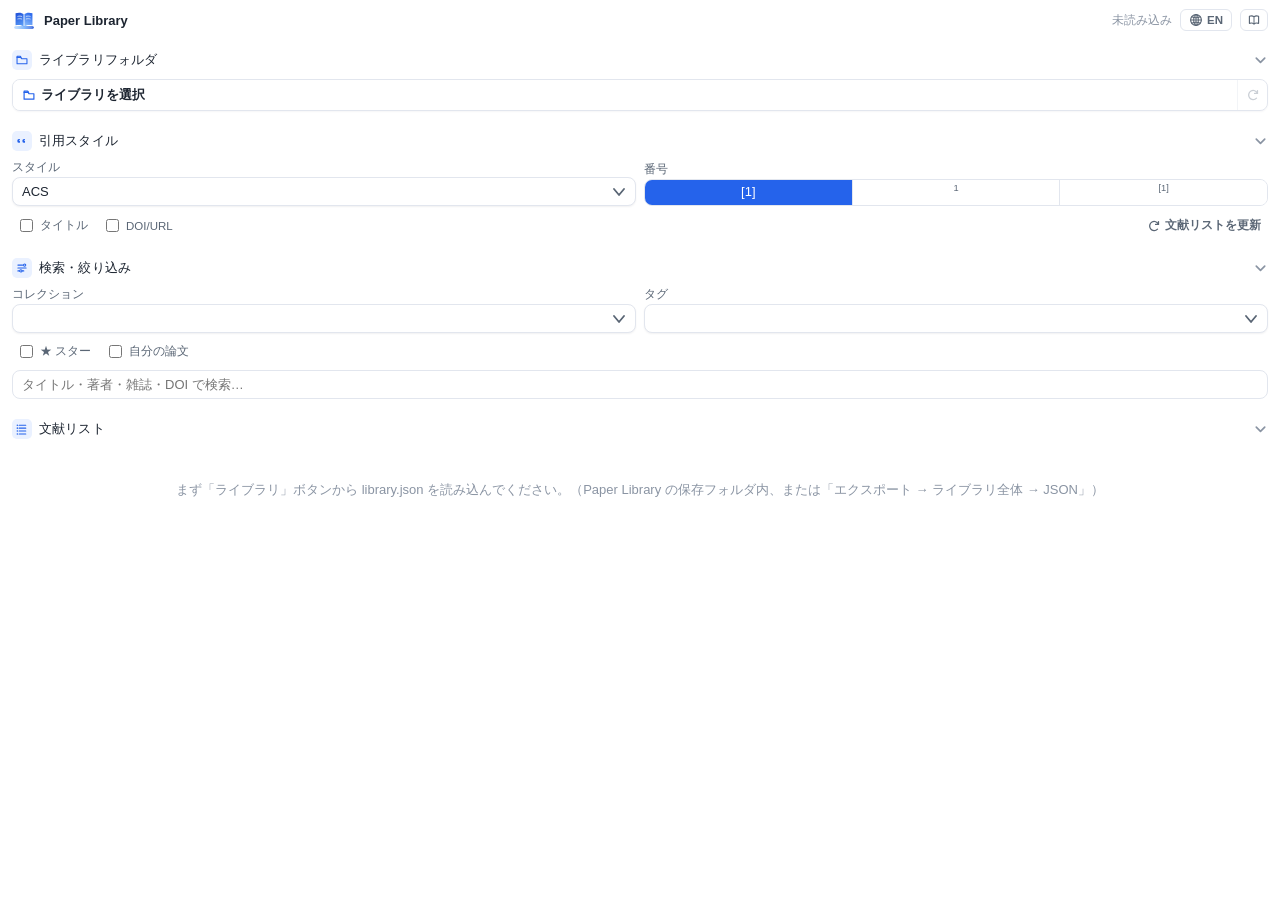
<file: word-addin/taskpane.html>
<!DOCTYPE html>
<html lang="ja">
<head>
<meta charset="UTF-8">
<meta name="viewport" content="width=device-width, initial-scale=1">
<title>Paper Library</title>
<script src="https://appsforoffice.microsoft.com/lib/1/hosted/office.js"></script>
<style>
  :root{ --accent:#2563eb; --accent-soft:#eaf1ff; --border:#e2e6ee; --text:#1c2430; --text2:#5a6675; --text3:#8a94a3; --bg:#f6f8fb; }
  *{box-sizing:border-box}
  html,body{margin:0; min-height:100%; font-family:-apple-system,"Segoe UI",Roboto,"Helvetica Neue",sans-serif; color:var(--text); font-size:13px; background:#fff}
  body{overflow-y:auto}
  header{padding:8px 12px 9px; display:flex; align-items:center; gap:8px}
  header .logo{width:24px;height:24px;flex:0 0 auto;display:block}
  header .t{font-weight:700; white-space:nowrap; flex:0 0 auto}
  header .lib{margin-left:auto; min-width:0; font-size:11.5px; color:var(--text3); text-align:right; line-height:1.3; overflow:hidden; text-overflow:ellipsis; white-space:nowrap}
  header .langBtn{flex:0 0 auto; display:inline-flex; align-items:center; gap:4px; border:1px solid var(--border); background:#fff; color:var(--text2); border-radius:6px; padding:3px 8px; font-size:11.5px; font-weight:600; cursor:pointer}
  header .langBtn.iconOnly{padding:3px 6px}
  header .langBtn .hdrIcon{width:14px; height:14px; flex:0 0 auto}
  header .langBtn:hover{border-color:var(--accent); color:var(--accent); background:var(--accent-soft)}
  header .langBtn:focus-visible{outline:2px solid var(--accent); outline-offset:2px}

  /* ---- manual overlay ---- */
  .manualOverlay{position:fixed; inset:0; z-index:60; background:#fff; display:flex; flex-direction:column}
  .manualHead{display:flex; align-items:center; gap:7px; flex:0 0 auto; padding:9px 12px; border-bottom:1px solid var(--border); font-weight:800; background:#fff}
  .manualHead .manualHeadIcon{width:18px; height:18px; flex:0 0 auto; padding:3px; border-radius:5px; background:var(--accent-soft); color:var(--accent)}
  .manualClose{margin-left:auto; flex:0 0 auto; width:26px; height:26px; display:inline-flex; align-items:center; justify-content:center; border:1px solid var(--border); border-radius:6px; background:#fff; color:var(--text2); cursor:pointer; padding:0}
  .manualClose svg{width:14px; height:14px}
  .manualClose:hover{border-color:var(--accent); color:var(--accent); background:var(--accent-soft)}
  .manualBody{flex:1 1 auto; overflow-y:auto; padding:12px 12px 28px; line-height:1.65}
  .manualBody h3{margin:18px 0 6px; font-size:13px; font-weight:800; color:var(--text); display:flex; align-items:center; gap:6px}
  .manualBody h3:first-child{margin-top:0}
  .manualBody h3::before{content:""; width:3px; align-self:stretch; border-radius:2px; background:var(--accent); flex:0 0 auto}
  .manualBody p{margin:0 0 8px; color:var(--text2); font-size:12px}
  .manualBody ul{margin:0 0 8px; padding-left:17px; color:var(--text2); font-size:12px}
  .manualBody li{margin-bottom:5px}
  .manualBody li::marker{color:var(--text3)}
  .manualBody code{font-family:ui-monospace,SFMono-Regular,Menlo,Consolas,monospace; font-size:11px; background:#f1f5f9; border:1px solid var(--border); border-radius:4px; padding:1px 5px; color:var(--text); word-break:break-all}
  .manualBody .mIntro{background:var(--bg); border:1px solid var(--border); border-radius:8px; padding:9px 11px; margin-bottom:14px}
  .manualBody .mIntro p{margin:0}
  .controls{padding:0 12px; display:flex; flex-direction:column; gap:0}
  .subbar{padding:0 12px; display:flex; flex-direction:column; gap:0; background:#fff}
  .sectionTitle{display:flex; align-items:center; gap:7px; margin-top:0; color:var(--text); font-size:13px; font-weight:800; letter-spacing:.01em}
  .sectionTitle .sectionLeadIcon{width:20px; height:20px; flex:0 0 auto; padding:3px; border-radius:5px; background:var(--accent-soft); color:var(--accent)}
  .sectionToggle{width:100%; border:0; padding:9px 0; background:transparent; font:inherit; text-align:left; cursor:pointer}
  .sectionToggle .sectionChevron{width:15px; height:15px; flex:0 0 auto; margin-left:auto; padding:0; color:var(--text3); background:transparent; transition:transform .15s ease}
  .sectionToggle[aria-expanded="false"] .sectionChevron{transform:rotate(-90deg)}
  .sectionToggle:focus-visible{outline:2px solid var(--accent); outline-offset:3px; border-radius:6px}
  .sectionPanel{display:flex; flex-direction:column; gap:7px; padding-bottom:11px}
  .sectionPanel[hidden]{display:none}
  .sectionCount{margin-left:auto; color:var(--text3); font-size:11.5px; font-weight:700; letter-spacing:0}
  .sectionToggle[aria-expanded="false"] .sectionCount{display:none}
  .row{display:flex; gap:6px; align-items:center; flex-wrap:wrap}
  .row > label{font-size:11.5px; color:var(--text2)}
  select, input[type=search], input[type=text]{ font:inherit; padding:5px 8px; border:1px solid var(--border); border-radius:6px; background:#fff; color:var(--text); outline:none; min-width:0 }
  select{appearance:none; -webkit-appearance:none; padding-right:32px; background-image:url("data:image/svg+xml,%3Csvg xmlns='http://www.w3.org/2000/svg' viewBox='0 0 12 8'%3E%3Cpath d='m1 1 5 6 5-6' fill='none' stroke='%235a6675' stroke-linecap='round' stroke-linejoin='round' stroke-width='1.8'/%3E%3C/svg%3E"); background-position:right 10px center; background-repeat:no-repeat; background-size:12px 8px; box-shadow:0 1px 2px rgba(15,23,42,.06)}
  select:focus, input:focus{border-color:var(--accent)}
  #q{flex:1}
  .fields{display:flex; gap:8px; align-items:flex-end}
  .field{flex:1 1 0; min-width:0; display:flex; flex-direction:column; gap:2px}
  .field > label{font-size:11.5px; color:var(--text2)}
  .field select{width:100%}
  .btn{font:inherit; border:1px solid var(--accent); background:var(--accent); color:#fff; border-radius:6px; padding:5px 10px; cursor:pointer; font-weight:600; white-space:nowrap}
  .btn:hover{filter:brightness(1.07)}
  .btn.ghost{background:#fff; color:var(--accent)}
  .btn.ghost:hover{background:var(--accent-soft)}
  .btn.quiet{border-color:transparent; background:transparent; color:var(--text2); padding:4px 6px; font-size:11.5px}
  .btn.quiet:hover{background:var(--accent-soft); color:var(--accent); filter:none}
  .btn:disabled{opacity:.5; cursor:default}
  .libraryPicker{display:flex; align-items:center; width:100%; min-width:0; border:1px solid var(--border); border-radius:8px; overflow:hidden; background:#fff; color:var(--text2); box-shadow:0 1px 2px rgba(15,23,42,.04); transition:border-color .15s ease,box-shadow .15s ease;}
  .libraryPicker:hover{border-color:#cbd5e1;}
  .libraryPicker .libNameBtn{font:inherit; border:0; background:#fff; color:var(--text); padding:6px 9px; flex:1 1 auto; min-width:0; overflow:hidden; white-space:nowrap; font-weight:600; cursor:pointer; max-width:none; display:inline-flex; align-items:center; justify-content:flex-start; gap:5px;}
  .libraryPicker .libNameBtn:hover{background:#f8fafc}
  .libraryPicker .libNameBtn .libNameIcon{width:14px; height:14px; flex:0 0 auto; color:var(--accent);}
  .libraryPicker .libNameBtn #libButtonLabel{min-width:0; overflow:hidden; text-overflow:ellipsis; white-space:nowrap;}
  .libraryPicker .libIconBtn{width:30px; height:30px; display:inline-flex; align-items:center; justify-content:center; border:0; border-left:1px solid var(--border); background:#fff; color:var(--text3); cursor:pointer; padding:0;}
  .libraryPicker .libIconBtn:hover{background:var(--accent-soft); color:var(--accent)}
  .libraryPicker .libIconBtn:disabled{opacity:.45; cursor:default;}
  .libraryPicker .libIconBtn:disabled:hover{background:#fff;}
  .libraryPicker .libIconBtn svg{width:14px; height:14px; flex:0 0 auto;}
  .seg{display:inline-flex; width:100%; border:1px solid var(--border); border-radius:8px; overflow:hidden; background:#fff}
  .seg .segBtn{flex:1 1 0; font:inherit; border:0; border-left:1px solid var(--border); background:#fff; color:var(--text2); padding:5px 12px; cursor:pointer; min-width:0; line-height:1.15; text-align:center}
  .seg .segBtn:first-child{border-left:0}
  .seg .segBtn:hover{background:var(--accent-soft); color:var(--accent)}
  .seg .segBtn.active{background:var(--accent); color:#fff}
  .seg .segBtn sup{font-size:.72em; line-height:0}
  .check{display:inline-flex; align-items:center; gap:4px; font-size:11.5px; color:var(--text2)}
  .resultsArea{background:#fff; padding:0 12px}
  .resultsArea .sectionTitle{padding:9px 0}
  #results{overflow:visible; padding:6px 0 0}
  .card{border:1px solid var(--border); border-radius:8px; padding:8px 10px; margin-bottom:7px; background:#fff}
  .card:hover{border-color:var(--accent)}
  .card .ct{font-weight:600; line-height:1.3; margin-bottom:3px; display:-webkit-box; -webkit-line-clamp:2; -webkit-box-orient:vertical; overflow:hidden}
  .card .cau{color:var(--text2); font-size:12px; line-height:1.25; margin-bottom:4px; display:-webkit-box; -webkit-line-clamp:2; -webkit-box-orient:vertical; overflow:hidden}
  .card .cmeta{display:flex; flex-wrap:wrap; gap:6px 8px; align-items:center; color:var(--text3); font-size:11.5px; font-weight:600}
  .card .cmeta .journal{color:var(--accent)}
  .card .acts{display:flex; gap:6px; margin-left:auto}
  .card .acts .btn{display:inline-flex; align-items:center; gap:4px; padding:3px 9px}
  .card .acts .btn svg{width:13px; height:13px; flex:0 0 auto}

  #btnRefresh{display:inline-flex; align-items:center; gap:4px;}
  #btnRefresh .refreshSvg{width:14px; height:14px; flex:0 0 auto;}
  .empty{color:var(--text3); text-align:center; padding:26px 16px; line-height:1.6}
  .toast{position:fixed; left:50%; bottom:12px; transform:translateX(-50%); background:#1c2430; color:#fff; padding:7px 13px; border-radius:8px; font-size:12px; opacity:0; transition:opacity .2s; pointer-events:none; max-width:88%}
  .toast.show{opacity:.96}
  .toast.err{background:#b42318}
  .hidden{display:none !important}
  a{color:var(--accent)}


/* === Final CSS: reference card hover + refined control focus === */
/* 02: richer reference cards */
#results{
  padding:6px 0 0;
  background:#fff;
}
.card{
  border-radius:11px;
  padding:9px 10px;
  box-shadow:0 1px 3px rgba(15,23,42,.035);
  transition:border-color .15s ease;
}
.card:hover{
  border-color:rgba(37,99,235,.48);
}
.card .ct{font-weight:700;}
.card .cmeta .journal{
  background:#eef5ff;
  color:#1d4ed8;
  border-radius:999px;
  padding:1px 6px;
}

/* 03: refined controls and focus states */
.controls{
  background:#fff;
}
select,
input[type=search],
input[type=text]{
  padding:6px 9px;
  border-radius:8px;
  transition:border-color .15s ease,box-shadow .15s ease,background .15s ease;
}
select{padding-right:32px;}
select:hover,
input[type=search]:hover,
input[type=text]:hover{border-color:#cbd5e1;}
select:focus,
input:focus{
  border-color:var(--accent);
  box-shadow:0 0 0 3px rgba(37,99,235,.12);
}
.check{
  padding:2px 4px;
  border-radius:6px;
}
.check:hover{background:#f1f5f9;}
.btn{border-radius:8px;}

</style>
</head>
<body>
  <header>
    <svg class="logo" viewBox="0 0 32 32" fill="none" aria-hidden="true">
      <defs>
        <linearGradient id="plg1" x1="5" y1="7" x2="16" y2="25" gradientUnits="userSpaceOnUse"><stop offset="0" stop-color="#1d4ed8"/><stop offset="1" stop-color="#60a5fa"/></linearGradient>
        <linearGradient id="plg2" x1="27" y1="7" x2="16" y2="25" gradientUnits="userSpaceOnUse"><stop offset="0" stop-color="#2563eb"/><stop offset="1" stop-color="#93c5fd"/></linearGradient>
        <linearGradient id="plg3" x1="3" y1="25" x2="29" y2="25" gradientUnits="userSpaceOnUse"><stop offset="0" stop-color="#bfdbfe"/><stop offset=".5" stop-color="#60a5fa"/><stop offset="1" stop-color="#1d4ed8"/></linearGradient>
      </defs>
      <path d="M16 8.35C13.2 5.95 8.7 5.7 4.75 6.95v16.2c3.95-1.15 8.45-.8 11.25 1.85z" fill="url(#plg1)"/>
      <path d="M16 8.35C18.8 5.95 23.3 5.7 27.25 6.95v16.2c-3.95-1.15-8.45-.8-11.25 1.85z" fill="url(#plg2)"/>
      <path d="M7.8 11.15c1.85-.5 3.7-.48 5.15.06M7.8 14.55c1.85-.5 3.7-.48 5.15.06M19.05 11.15c1.85-.5 3.7-.48 5.15.06M19.05 14.55c1.85-.5 3.7-.48 5.15.06" stroke="#fff" stroke-width="1.05" stroke-linecap="round" opacity=".82"/>
      <path d="M16 8.5v16.25" stroke="#eff6ff" stroke-width="1.25" stroke-linecap="round"/>
      <rect x="3" y="24.25" width="26" height="3.25" rx="1.6" fill="url(#plg3)"/>
      <path d="M5.1 25.9h21.8" stroke="#eff6ff" stroke-width=".7" stroke-linecap="round" opacity=".55"/>
    </svg>
    <span class="t">Paper Library</span>
    <span class="lib" id="libInfo"></span>
    <button class="langBtn" id="btnLang" data-i18n-title="langTitle">
      <svg class="hdrIcon" viewBox="0 0 16 16" fill="none" aria-hidden="true"><circle cx="8" cy="8" r="6.15" stroke="currentColor" stroke-width="1.35"/><ellipse cx="8" cy="8" rx="2.65" ry="6.15" stroke="currentColor" stroke-width="1.2"/><path d="M8 1.85v12.3M1.85 8h12.3" stroke="currentColor" stroke-width="1.2"/><path d="M3.15 4.3c1.4.75 3.02 1.15 4.85 1.15S11.45 5.05 12.85 4.3M3.15 11.7c1.4-.75 3.02-1.15 4.85-1.15s3.45.4 4.85 1.15" stroke="currentColor" stroke-width="1.2" stroke-linecap="round"/></svg>
      <span id="langLabel">EN</span>
    </button>
    <button class="langBtn iconOnly" id="btnManual" data-i18n-title="manualTitle" aria-label="マニュアル">
      <svg class="hdrIcon" viewBox="0 0 16 16" fill="none" aria-hidden="true"><path d="M8 4.35C6.7 3.2 4.6 3.1 2.75 3.65v8.2c1.85-.55 3.95-.45 5.25.75" stroke="currentColor" stroke-width="1.3" stroke-linejoin="round"/><path d="M8 4.35c1.3-1.15 3.4-1.25 5.25-.7v8.2c-1.85-.55-3.95-.45-5.25.75" stroke="currentColor" stroke-width="1.3" stroke-linejoin="round"/><path d="M8 4.5v8.1" stroke="currentColor" stroke-width="1.1" stroke-linecap="round"/></svg>
    </button>
  </header>

  <div class="manualOverlay hidden" id="manualOverlay" role="dialog" aria-modal="true" aria-labelledby="manualHeadTitle">
    <div class="manualHead">
      <svg class="manualHeadIcon" viewBox="0 0 16 16" fill="none" aria-hidden="true"><path d="M8 4.35C6.7 3.2 4.6 3.1 2.75 3.65v8.2c1.85-.55 3.95-.45 5.25.75" stroke="currentColor" stroke-width="1.3" stroke-linejoin="round"/><path d="M8 4.35c1.3-1.15 3.4-1.25 5.25-.7v8.2c-1.85-.55-3.95-.45-5.25.75" stroke="currentColor" stroke-width="1.3" stroke-linejoin="round"/><path d="M8 4.5v8.1" stroke="currentColor" stroke-width="1.1" stroke-linecap="round"/></svg>
      <span id="manualHeadTitle">マニュアル</span>
      <button type="button" class="manualClose" id="btnManualClose" data-i18n-title="closeTitle" aria-label="閉じる">
        <svg viewBox="0 0 16 16" fill="none" aria-hidden="true"><path d="m4.4 4.4 7.2 7.2m0-7.2-7.2 7.2" stroke="currentColor" stroke-width="1.6" stroke-linecap="round"/></svg>
      </button>
    </div>
    <div class="manualBody" id="manualBody"></div>
  </div>

  <div class="controls">
    <button type="button" class="sectionTitle sectionToggle" data-section-toggle="library" aria-expanded="true" aria-controls="section-library">
      <svg class="sectionLeadIcon" viewBox="0 0 24 24" fill="none" aria-hidden="true"><path d="M3.5 7.5h6l1.8 2.2h9.2v8.8H3.5V7.5Z" stroke="currentColor" stroke-width="1.8" stroke-linejoin="round"/><path d="M3.5 7.5V5.4h5.3l1.7 2.1" stroke="currentColor" stroke-width="1.8" stroke-linecap="round" stroke-linejoin="round"/></svg>
      <span data-i18n="libraryGroup">ライブラリフォルダ</span>
      <svg class="sectionChevron" viewBox="0 0 16 16" fill="none" aria-hidden="true"><path d="m3.5 5.5 4.5 4.5 4.5-4.5" stroke="currentColor" stroke-width="1.8" stroke-linecap="round" stroke-linejoin="round"/></svg>
    </button>
    <div class="sectionPanel" id="section-library">
      <div class="row">
        <div class="libraryPicker" id="libraryPicker">
          <button type="button" class="libNameBtn" id="btnLoad" data-i18n-title="loadTitle">
            <svg class="libNameIcon" viewBox="0 0 16 16" aria-hidden="true"><path d="M2.4 5.1h4.5l1.2 1.5h5.5v6.2H2.4z" fill="none" stroke="currentColor" stroke-width="1.35" stroke-linejoin="round"/><path d="M2.4 5.1V3.6h4.1l1.1 1.5" fill="none" stroke="currentColor" stroke-width="1.35" stroke-linecap="round" stroke-linejoin="round"/></svg>
            <span id="libButtonLabel" data-i18n="loadBtn">ライブラリを選択</span>
          </button>
          <button type="button" class="libIconBtn" id="btnReloadLib" data-i18n-title="reloadLibTitle" aria-label="ライブラリを再読み込み">
            <svg viewBox="0 0 16 16" aria-hidden="true"><path d="M13.1 6.2A5.2 5.2 0 1 0 12 11.6" fill="none" stroke="currentColor" stroke-width="1.5" stroke-linecap="round"/><path d="M13.1 2.9v3.3H9.8" fill="none" stroke="currentColor" stroke-width="1.5" stroke-linecap="round" stroke-linejoin="round"/></svg>
          </button>
        </div>
        <input type="file" id="file" accept=".json,application/json" class="hidden">
        <input type="file" id="folder" webkitdirectory directory multiple class="hidden">
      </div>
    </div>
    <button type="button" class="sectionTitle sectionToggle" data-section-toggle="style" aria-expanded="true" aria-controls="section-style">
      <svg class="sectionLeadIcon" viewBox="0 0 24 24" fill="none" aria-hidden="true"><path d="M8.5 8.5H6.8A2.8 2.8 0 0 0 4 11.3v1.1a2.8 2.8 0 0 0 2.8 2.8h1.7v-3.7H6.9v-.2c0-.7.5-1.3 1.2-1.3h.4V8.5Zm8.7 0h-1.7a2.8 2.8 0 0 0-2.8 2.8v1.1a2.8 2.8 0 0 0 2.8 2.8h1.7v-3.7h-1.6v-.2c0-.7.5-1.3 1.2-1.3h.4V8.5Z" fill="currentColor"/></svg>
      <span data-i18n="styleGroup">引用スタイル</span>
      <svg class="sectionChevron" viewBox="0 0 16 16" fill="none" aria-hidden="true"><path d="m3.5 5.5 4.5 4.5 4.5-4.5" stroke="currentColor" stroke-width="1.8" stroke-linecap="round" stroke-linejoin="round"/></svg>
    </button>
    <div class="sectionPanel" id="section-style">
    <div class="fields">
      <div class="field">
        <label data-i18n="styleLabel">スタイル</label>
        <select id="style">
          <option value="acs">ACS</option>
          <option value="nature">Nature</option>
          <option value="science">Science</option>
          <option value="rsc">RSC</option>
          <option value="csj">CSJ</option>
          <option value="gdch">Wiley</option>
        </select>
      </div>
      <div class="field">
        <label data-i18n="numberLabel">番号</label>
        <div class="seg" id="markerStyle" role="group" aria-label="番号スタイル">
          <button type="button" class="segBtn" data-val="bracket" data-i18n-title="bracketOpt">[1]</button>
          <button type="button" class="segBtn" data-val="super" data-i18n-title="superOpt"><sup>1</sup></button>
          <button type="button" class="segBtn" data-val="superBracket" data-i18n-title="superBracketOpt"><sup>[1]</sup></button>
        </div>
      </div>
    </div>
    <div class="row">
      <label class="check"><input type="checkbox" id="incTitle"> <span data-i18n="incTitle">タイトル</span></label>
      <label class="check"><input type="checkbox" id="incUrl"> <span data-i18n="incUrl">DOI/URL</span></label>
      <span style="flex:1"></span>
      <button class="btn quiet" id="btnRefresh" data-i18n-title="refreshTitle"><svg class="refreshSvg" viewBox="0 0 16 16" aria-hidden="true"><path d="M13.1 6.2A5.2 5.2 0 1 0 12 11.6" fill="none" stroke="currentColor" stroke-width="1.5" stroke-linecap="round"/><path d="M13.1 2.9v3.3H9.8" fill="none" stroke="currentColor" stroke-width="1.5" stroke-linecap="round" stroke-linejoin="round"/></svg><span id="refreshLabel">文献リストを更新</span></button>
    </div>
    </div>
  </div>

  <div class="subbar">
    <button type="button" class="sectionTitle sectionToggle" data-section-toggle="search" aria-expanded="true" aria-controls="section-search">
      <svg class="sectionLeadIcon" viewBox="0 0 24 24" fill="none" aria-hidden="true"><path d="M5 7h8M5 12h14M5 17h10" stroke="currentColor" stroke-width="2" stroke-linecap="round"/><circle cx="16.5" cy="7" r="2" fill="var(--accent-soft)" stroke="currentColor" stroke-width="1.8"/><circle cx="10" cy="17" r="2" fill="var(--accent-soft)" stroke="currentColor" stroke-width="1.8"/></svg>
      <span data-i18n="searchGroup">検索・絞り込み</span>
      <span class="sectionCount" id="count"></span>
      <svg class="sectionChevron" viewBox="0 0 16 16" fill="none" aria-hidden="true"><path d="m3.5 5.5 4.5 4.5 4.5-4.5" stroke="currentColor" stroke-width="1.8" stroke-linecap="round" stroke-linejoin="round"/></svg>
    </button>
    <div class="sectionPanel" id="section-search">
    <div class="fields">
      <div class="field">
        <label data-i18n="collLabel">コレクション</label>
        <select id="coll"></select>
      </div>
      <div class="field">
        <label data-i18n="tagLabel">タグ</label>
        <select id="tag"></select>
      </div>
    </div>
    <div class="row">
      <label class="check"><input type="checkbox" id="fStar"> <span data-i18n="starredOpt">★ スター</span></label>
      <label class="check"><input type="checkbox" id="fMine"> <span data-i18n="myPubOpt">自分の論文</span></label>
      <span style="flex:1"></span>
    </div>
    <div class="row">
      <input type="search" id="q" data-i18n-ph="searchPh">
    </div>
    </div>
  </div>

  <section class="resultsArea" aria-label="文献リスト">
    <button type="button" class="sectionTitle sectionToggle" data-section-toggle="results" aria-expanded="true" aria-controls="section-results">
      <svg class="sectionLeadIcon" viewBox="0 0 24 24" fill="none" aria-hidden="true"><path d="M7 5.5h11.5M7 10.5h11.5M7 15.5h11.5M7 20.5h11.5" stroke="currentColor" stroke-width="1.8" stroke-linecap="round"/><path d="M4 5.5h.01M4 10.5h.01M4 15.5h.01M4 20.5h.01" stroke="currentColor" stroke-width="2.6" stroke-linecap="round"/></svg>
      <span data-i18n="referenceGroup">文献リスト</span>
      <svg class="sectionChevron" viewBox="0 0 16 16" fill="none" aria-hidden="true"><path d="m3.5 5.5 4.5 4.5 4.5-4.5" stroke="currentColor" stroke-width="1.8" stroke-linecap="round" stroke-linejoin="round"/></svg>
    </button>
    <div class="sectionPanel" id="section-results"><div id="results"></div></div>
  </section>
  <div class="toast" id="toast"></div>

<script>
/* ================================================================
   Citation engine — ported from Paper Library (index.html) so the
   inserted citations match the app exactly. Keep in sync if the app's
   citation logic changes.
================================================================ */
function esc(s){ return String(s==null?'':s).replace(/[&<>"']/g, c=>({'&':'&amp;','<':'&lt;','>':'&gt;','"':'&quot;',"'":'&#39;'}[c])); }
function normalizeRange(s){ return String(s||'').replace(/\s*[-–—]+\s*/g, '–'); }
function normalizeJournalKey(s){
  return String(s||'').toLowerCase().replace(/[–—-]/g,' ').replace(/&/g,'and').replace(/\bthe\b/g,' ')
    .replace(/[^a-z0-9]+/g,' ').replace(/\s+/g,' ').trim();
}
const JOURNAL_ABBR = new Map([
  ['journal of the american chemical society','J. Am. Chem. Soc.'],['nature materials','Nat. Mater.'],
  ['nature chemistry','Nat. Chem.'],['nature catalysis','Nat. Catal.'],
  ['angewandte chemie international edition','Angew. Chem. Int. Ed.'],['chemistry - a european journal','Chem. Eur. J.'],
  ['chemistry a european journal','Chem. Eur. J.'],['chemical science','Chem. Sci.'],['chemical communications','Chem. Commun.'],
  ['chemistry letters','Chem. Lett.'],['journal of materials chemistry a','J. Mater. Chem. A'],
  ['journal of materials chemistry b','J. Mater. Chem. B'],['journal of materials chemistry c','J. Mater. Chem. C'],
  ['energy & environmental science','Energy Environ. Sci.'],['acs catalysis','ACS Catal.'],['acs energy letters','ACS Energy Lett.'],
  ['acs materials letters','ACS Mater. Lett.'],['acs nano','ACS Nano'],['nano letters','Nano Lett.'],
  ['chemistry of materials','Chem. Mater.'],['inorganic chemistry','Inorg. Chem.'],['organic letters','Org. Lett.'],
  ['the journal of organic chemistry','J. Org. Chem.'],['journal of organic chemistry','J. Org. Chem.'],
  ['organometallics','Organometallics'],['dalton transactions','Dalton Trans.'],
  ['physical chemistry chemical physics','Phys. Chem. Chem. Phys.'],['journal of physical chemistry letters','J. Phys. Chem. Lett.'],
  ['the journal of physical chemistry letters','J. Phys. Chem. Lett.'],['journal of physical chemistry c','J. Phys. Chem. C'],
  ['the journal of physical chemistry c','J. Phys. Chem. C'],['journal of physical chemistry b','J. Phys. Chem. B'],
  ['the journal of physical chemistry b','J. Phys. Chem. B'],['journal of chemical physics','J. Chem. Phys.'],
  ['the journal of chemical physics','J. Chem. Phys.'],['advanced materials','Adv. Mater.'],
  ['advanced energy materials','Adv. Energy Mater.'],['advanced functional materials','Adv. Funct. Mater.'],
  ['advanced science','Adv. Sci.'],['materials horizons','Mater. Horiz.'],['small','Small'],
]);
const JOURNAL_ABBR_NORMALIZED = new Map(Array.from(JOURNAL_ABBR, ([k,v])=>[normalizeJournalKey(k), v]));
function mappedJournalAbbr(s){ return JOURNAL_ABBR_NORMALIZED.get(normalizeJournalKey(s)) || ''; }
function journalDisplay(item){
  const j = item.journal || '';
  return mappedJournalAbbr(j) || mappedJournalAbbr(item.journalAbbr) || item.journalAbbr || j;
}
function citationStyleKey(style){
  if(style==='wiley' || style==='angew') return 'gdch';
  if(style==='jcs') return 'csj';
  return style || 'acs';
}
function authorName(a, style){
  style = citationStyleKey(style);
  const ini = (a.given||'').split(/[\s.]+/).filter(Boolean).map(x=>x[0].toUpperCase()+'.').join(' ');
  if(style==='nature' || style==='rsc' || style==='gdch' || style==='csj' || style==='science'){
    return [ini, a.family].filter(Boolean).join(' ');
  }
  return ini ? `${a.family}, ${ini}` : a.family;
}
function joinCitationAuthors(names, style){
  style = citationStyleKey(style); names = names.filter(Boolean);
  if(!names.length) return '';
  if(style==='acs') return names.join('; ');
  if(style==='rsc'){
    if(names.length===1) return names[0];
    if(names.length===2) return names[0] + ' and ' + names[1];
    return names.slice(0,-1).join(', ') + ', and ' + names[names.length-1];
  }
  if(style==='nature'){
    if(names.length===1) return names[0];
    if(names.length===2) return names[0] + ' & ' + names[1];
    return names.slice(0,-1).join(', ') + ' & ' + names[names.length-1];
  }
  return names.join(', ');
}
function citationTextToAuthors(text){
  return String(text||'').split(';').map(s=>s.trim()).filter(Boolean).map(name=>{
    if(name.includes(',')){ const p = name.split(','); return {family:(p[0]||'').trim(), given:p.slice(1).join(',').trim()}; }
    const p = name.split(/\s+/).filter(Boolean); return {family:p.pop()||'', given:p.join(' ')};
  });
}
function citationAuthors(item, opts){
  let list = item.authors || []; const style = citationStyleKey(opts.style);
  if(opts.authorScope==='corresponding' && item.correspondingAuthors){
    const corrAuthors = citationTextToAuthors(item.correspondingAuthors); const nCorr = corrAuthors.length;
    const corr = joinCitationAuthors(corrAuthors.map(a=>authorName(a, style)), style);
    return corr + (list.length > nCorr ? ' et al.' : '');
  }
  if(opts.authorScope==='first'){
    const first = list[0] ? authorName(list[0], style) : '';
    return first && list.length > 1 ? first + ' et al.' : first;
  }
  return joinCitationAuthors(list.map(a=>authorName(a, style)), style);
}
function sentenceEnd(s){ return s ? s.replace(/\.+$/,'') + '. ' : ''; }
function sentenceEndHtml(s){
  if(!s) return '';
  return /[.!?](?:<\/[^>]+>)*$/.test(s) ? s + ' ' : s + '. ';
}
function citationAuthorsHtml(item, opts){ return esc(citationAuthors(item, opts)).replace(/\bet al\./g, '<i>et al.</i>'); }
function itemToCitationHtml(item, opts){
  opts = Object.assign({style:'acs', includeTitle:true, authorScope:'all', includeUrl:true}, opts || {});
  const style = citationStyleKey(opts.style);
  const auth = citationAuthorsHtml(item, opts);
  const title = opts.includeTitle && item.title ? esc(item.title.replace(/\.?$/, '.')) : '';
  const journal = journalDisplay(item);
  const pages = normalizeRange(item.pages);
  const j = journal ? `<i>${esc(journal)}</i>` : '';
  const y = item.year ? `<b>${esc(item.year)}</b>` : '';
  const vol = item.volume ? ((style==='nature' || style==='science') ? `<b>${esc(item.volume)}</b>` : `<i>${esc(item.volume)}</i>`) : '';
  const p = pages ? esc(pages) : '';
  let html = '';
  if(style==='nature'){
    html = [auth ? sentenceEndHtml(auth).trim() : '', title, j, vol ? vol + ',' : '', p, item.year ? `(${esc(item.year)}).` : '']
      .filter(Boolean).join(' ').replace(/\s+,/g, ',').trim();
  }else if(style==='science'){
    html = [auth ? auth + ',' : '', title, j, vol ? vol + ',' : '', p, item.year ? `(${esc(item.year)}).` : '']
      .filter(Boolean).join(' ').replace(/\s+,/g, ',').trim();
  }else if(style==='rsc'){
    html = auth ? auth + ', ' : ''; if(title) html += title + ' ';
    html += [j, y, vol, p].filter(Boolean).join(', '); html = html.trim().replace(/,$/, '') + '.';
  }else if(style==='csj'){
    html = auth ? auth + ', ' : ''; if(title) html += title + ' ';
    html += [j, y].filter(Boolean).join(' ');
    if(vol) html += (html ? ', ' : '') + vol; if(p) html += (html ? ', ' : '') + p;
    html = html.trim().replace(/,$/, '') + '.';
  }else if(style==='gdch'){
    html = auth ? auth + ', ' : ''; if(title) html += '&ldquo;' + title.replace(/\.$/,'') + '&rdquo;, ';
    html += [j, y].filter(Boolean).join(' ');
    if(vol) html += (html ? ', ' : '') + vol; if(p) html += (html ? ', ' : '') + p;
    html = html.trim().replace(/,$/, '') + '.';
  }else{
    html = [auth ? sentenceEndHtml(auth).trim() : '', title, j, y].filter(Boolean).join(' ');
    if(vol) html += (html ? ', ' : '') + vol; if(p) html += (html ? ', ' : '') + p;
    html = html.trim().replace(/,$/, '') + '.';
  }
  if(opts.includeUrl !== false && item.doi){
    const doi = esc(item.doi);
    html += ` <a href="https://doi.org/${doi}">https://doi.org/${doi}</a>`;
  }
  return html;
}

/* ================================================================
   i18n (JA / EN)
================================================================ */
var I18N = {
  ja: {
    notLoaded:'未読み込み', nRefs:function(n){return n+' 件の文献';},
    searchPh:'タイトル・著者・雑誌・DOI で検索…', loadBtn:'ライブラリを選択', libLoaded:'ライブラリ', loadTitle:'ライブラリフォルダを選択', reloadLibTitle:'library.json を再読み込み', changeLibTitle:'ライブラリフォルダを変更',
    styleLabel:'スタイル', collLabel:'コレクション', allColl:'すべてのコレクション',
    libraryGroup:'ライブラリフォルダ', styleGroup:'引用スタイル', searchGroup:'検索・絞り込み', referenceGroup:'文献リスト', tagLabel:'タグ', allTags:'すべてのタグ', starredOpt:'★ スター', myPubOpt:'自分の論文',
    incTitle:'タイトル', incUrl:'DOI/URL', numberLabel:'番号', bracketOpt:'括弧 [1]', superOpt:'上付き ¹', superBracketOpt:'上付き [1]',
    refreshBtn:'文献リストを更新', refreshTitle:'本文の番号と末尾の文献リストを再同期します',
    insertBtn:'挿入', copyBtn:'コピー',
    insertTitle:'番号を本文に挿入し、末尾リストと連動',
    count:function(n,m){return n+' / '+m+' 件';},
    emptyLoad:'まず「ライブラリ」ボタンから library.json を読み込んでください。（Paper Library の保存フォルダ内、または「エクスポート → ライブラリ全体 → JSON」）',
    moreItems:function(n){return '上位 '+n+' 件を表示（絞り込んでください）';}, noTitle:'(無題)',
    loaded:'ライブラリを読み込みました', reloaded:'ライブラリを再読み込みしました', loadedNoCache:'ライブラリを読み込みましたが、大きすぎるため次回は再読み込みが必要です', loadFail:function(e){return '読み込み失敗: '+e;}, folderNoJson:'選択したフォルダに library.json が見つかりません', reloadNeedsSelect:'ライブラリフォルダをもう一度選ぶと最新の内容に更新されます',
    inserted:'引用を挿入しました', insertFail:function(e){return '挿入に失敗: '+e;},
    updated:'文献リストを更新しました', updateFail:function(e){return '更新に失敗: '+e;},
    copied:'引用をコピーしました', copyFail:'コピーできませんでした',
    wordOnly:'Word 上でのみ挿入できます（プレビュー環境では不可）', wordOnlyUpdate:'Word 上でのみ動作します',
    badFormat:'library.json の形式を認識できません', noCites:'（引用がありません）', notFound:'(ライブラリに見つかりません)',
    langTitle:'表示言語を切り替える', manualTitle:'マニュアルを開く', manualHead:'マニュアル', closeTitle:'閉じる',
  },
  en: {
    notLoaded:'Not loaded', nRefs:function(n){return n+' references';},
    searchPh:'Search title, author, journal, DOI…', loadBtn:'Select library', libLoaded:'Library', loadTitle:'Select library folder', reloadLibTitle:'Reload library.json', changeLibTitle:'Change library folder',
    styleLabel:'Style', collLabel:'Collection', allColl:'All collections',
    libraryGroup:'Library folder', styleGroup:'Citation style', searchGroup:'Search & filter', referenceGroup:'Reference list', tagLabel:'Tag', allTags:'All tags', starredOpt:'★ Starred', myPubOpt:'My publications',
    incTitle:'Title', incUrl:'DOI/URL', numberLabel:'Number', bracketOpt:'Brackets [1]', superOpt:'Superscript ¹', superBracketOpt:'Superscript [1]',
    refreshBtn:'Update bibliography', refreshTitle:'Re-sync the in-text numbers and the reference list',
    insertBtn:'Insert', copyBtn:'Copy',
    insertTitle:'Insert a number in the text, linked to the reference list',
    count:function(n,m){return n+' / '+m;},
    emptyLoad:'Load library.json with the “Library” button. (It is in your Paper Library folder, or export via Export → Whole library → JSON.)',
    moreItems:function(n){return 'Showing top '+n+' (refine your search)';}, noTitle:'(untitled)',
    loaded:'Library loaded', reloaded:'Library reloaded', loadedNoCache:'Library loaded, but it is too large to cache. Reload it next time.', loadFail:function(e){return 'Load failed: '+e;}, folderNoJson:'library.json was not found in the selected folder', reloadNeedsSelect:'Select the library folder again to update to the latest contents',
    inserted:'Citation inserted', insertFail:function(e){return 'Insert failed: '+e;},
    updated:'Bibliography updated', updateFail:function(e){return 'Update failed: '+e;},
    copied:'Citation copied', copyFail:'Could not copy',
    wordOnly:'Only available inside Word', wordOnlyUpdate:'Only works inside Word',
    badFormat:'Unrecognized library.json format', noCites:'(no citations)', notFound:'(not found in library)',
    langTitle:'Switch the display language', manualTitle:'Open the manual', manualHead:'Manual', closeTitle:'Close',
  }
};
/* ================================================================
   In-panel manual (opened from the book button next to EN)
   Block types: {p} paragraph, {ul} bullet list. [[code:…]] renders
   as inline monospace. Keep ja / en in sync.
================================================================ */
var MANUAL = {
  ja: [
    { intro:'Word のリボンの「Paper Library」タブから開くパネルです。Paper Library で作った library.json を読み込むと、文献を検索して、カーソル位置に番号付きの引用と、文末の文献リストを挿入できます。' },
    { h:'このパネルでできること', blocks:[
      {ul:[
        '番号は本文に出てきた順に自動で振られます。同じ文献をもう一度引用すると、同じ番号を使い回します。',
        '引用を挿入するたびに、文末の文献リストが自動で作り直されます。',
        '雑誌名の斜体や年の太字はそのまま入ります。挿入される文字は既定で Times New Roman 10.5pt です。',
      ]},
    ]},
    { h:'1. ライブラリを読み込む', blocks:[
      {ul:[
        '「ライブラリフォルダ」→「ライブラリを選択」を押して、Paper Library の保存フォルダ（[[code:library.json]] が入っているフォルダ）を選びます。',
        'フォルダを選べない環境では、[[code:library.json]] を直接選んでください。本体アプリの「エクスポート → ライブラリ全体 → JSON」で書き出したファイルでも構いません。',
        '一度読み込むと内容がこのパネルに保存され、次に開いたときは自動で復元します。',
        '本体で文献を増やしたら、「ライブラリを選択」の右にある円形矢印のボタンで再読み込みしてください。Word ではフォルダの選択画面がもう一度開くので、同じフォルダを選び直すと最新の内容になります。',
        'ライブラリが大きすぎて保存できないときは、パネルを開くたびに読み込み直す必要があります。',
      ]},
    ]},
    { h:'2. 引用を挿入する', blocks:[
      {ul:[
        '「検索・絞り込み」で、タイトル・著者・雑誌・DOI などのキーワードや、コレクション・タグ・★スター・自分の論文で文献を絞り込みます。',
        '引用を入れたい位置に Word のカーソルを置いてから、「文献リスト」の各カードの「挿入」を押します。',
        '本文に [1] が入り、文書の末尾に文献リストが追加されます。',
        '「コピー」を押すと、その文献の書誌情報だけをクリップボードにコピーします。',
      ]},
    ]},
    { h:'3. 表示を変える', blocks:[
      {ul:[
        'スタイル：ACS / Nature / Science / RSC / CSJ / Wiley から選べます。切り替えると、挿入済みの文献リストも自動で書き換わります。',
        '番号：[1]（角括弧）／上付き ¹／上付き [1] を選べます。',
        'タイトル・DOI/URL：チェックを入れると、文献リストにタイトルや DOI/URL も入ります。',
        'セクションの見出しをクリックすると開閉できます。開閉の状態は次回も保たれます。',
        'ヘッダーの地球アイコンのボタンで、日本語と英語を切り替えられます。',
      ]},
    ]},
    { h:'4. 文献リストを更新する', blocks:[
      {ul:[
        '本文の引用を消したり並べ替えたりすると、番号と文末リストがずれます。「文献リストを更新」を押すと、本文の番号と末尾のリストを付け直します。',
        'スタイルや番号の設定を変えたときも、この操作で全体をそろえられます。',
      ]},
    ]},
    { h:'うまくいかないとき', blocks:[
      {ul:[
        '「Word 上でのみ挿入できます」と出る：ブラウザでこのページを直接開いています。Word のリボンの「Paper Library」タブ →「文献パネルを開く」から開いてください。',
        '引用番号を消したら「Click or tap here to enter text.」と出る：番号を消しても、番号を包んでいた Word の入れ物（コンテンツコントロール）が空のまま残っているためです。「文献リストを更新」を押すと、その入れ物ごと取り除かれ、残りの番号と文末のリストも振り直されます。',
        'パネルが白いまま／内容が古い：Word を完全に終了してから開き直してください。',
        '文献が出てこない：まず library.json を読み込みます。検索欄やコレクション・タグの絞り込みが残っていないかも確認してください。',
      ]},
    ]},
    { h:'お問い合わせ', blocks:[
      {p:'不明点や、こうしてほしいという改善点があれば、下記までご連絡ください。'},
      {contact:true},
    ]},
  ],
  en: [
    { intro:'This panel opens from the “Paper Library” tab on the Word ribbon. Load the library.json created by Paper Library, then search your references and insert numbered citations at the cursor together with a bibliography at the end of the document.' },
    { h:'What this panel does', blocks:[
      {ul:[
        'Numbers are assigned in order of appearance. Citing the same reference again reuses its number.',
        'Every insertion rebuilds the bibliography at the end of the document automatically.',
        'Italic journal names and bold years are preserved. Inserted text defaults to Times New Roman 10.5pt.',
      ]},
    ]},
    { h:'1. Load your library', blocks:[
      {ul:[
        'Under “Library folder”, press “Select library” and choose your Paper Library folder (the one containing [[code:library.json]]).',
        'If folder selection is not available, pick [[code:library.json]] directly. A file exported from the main app via “Export → Whole library → JSON” works too.',
        'Once loaded, the contents are cached in this panel and restored automatically next time.',
        'After adding references in the main app, press the circular-arrow button next to “Select library” to reload. In Word the folder picker opens again — choose the same folder to pick up the latest contents.',
        'If the library is too large to cache, you will need to load it again each time you open the panel.',
      ]},
    ]},
    { h:'2. Insert a citation', blocks:[
      {ul:[
        'Use “Search & filter” to narrow the list by title, author, journal or DOI, and by collection, tag, ★ starred or my publications.',
        'Place the Word cursor where the citation should go, then press “Insert” on a card in the reference list.',
        '[1] is inserted in the text and the bibliography is added at the end of the document.',
        '“Copy” copies only that reference’s formatted citation to the clipboard.',
      ]},
    ]},
    { h:'3. Change the formatting', blocks:[
      {ul:[
        'Style: ACS / Nature / Science / RSC / CSJ / Wiley. Switching a style also rewrites the bibliography already in the document.',
        'Number: [1] (brackets), superscript ¹, or superscript [1].',
        'Title and DOI/URL: tick these to include them in the bibliography.',
        'Click a section heading to collapse or expand it. The state is remembered next time.',
        'Use the globe button in the header to switch between English and Japanese.',
      ]},
    ]},
    { h:'4. Update the bibliography', blocks:[
      {ul:[
        'Deleting or reordering citations in the text puts the numbers out of sync. Press “Update bibliography” to renumber the text and rebuild the list at the end.',
        'Use it as well after changing the style or the number format, to bring the whole document in line.',
      ]},
    ]},
    { h:'Troubleshooting', blocks:[
      {ul:[
        '“Only available inside Word”: you opened this page directly in a browser. Open it from the Word ribbon: “Paper Library” tab → “Open the reference panel”.',
        '“Click or tap here to enter text.” appears where you deleted a number: the empty Word content control that wrapped the number is still there. Press “Update bibliography” to remove it and renumber the remaining citations and the reference list.',
        'The panel stays blank or shows an old version: quit Word completely and open it again.',
        'No references listed: load library.json first, and check that no search text, collection or tag filter is still applied.',
      ]},
    ]},
    { h:'Contact', blocks:[
      {p:'For questions or suggestions, please contact us at the address below.'},
      {contact:true},
    ]},
  ]
};
var MANUAL_MAIL = 'aaths.takumi@gmail.com';
function manualRich(str){
  return esc(str).replace(/\[\[code:([^\]]+)\]\]/g, function(_, c){ return '<code>'+c+'</code>'; });
}
function renderManual(){
  var box = document.getElementById('manualBody');
  if(!box) return;
  var html = (MANUAL[LANG] || MANUAL.ja).map(function(sec){
    if(sec.intro) return '<div class="mIntro"><p>'+manualRich(sec.intro)+'</p></div>';
    var body = (sec.blocks||[]).map(function(b){
      if(b.p) return '<p>'+manualRich(b.p)+'</p>';
      if(b.ul) return '<ul>'+b.ul.map(function(li){ return '<li>'+manualRich(li)+'</li>'; }).join('')+'</ul>';
      if(b.contact) return '<p><a href="mailto:'+MANUAL_MAIL+'">'+MANUAL_MAIL+'</a></p>';
      return '';
    }).join('');
    return '<h3>'+manualRich(sec.h||'')+'</h3>'+body;
  }).join('');
  box.innerHTML = html;
}
function manualIsOpen(){
  var ov = document.getElementById('manualOverlay');
  return !!ov && !ov.classList.contains('hidden');
}
function openManual(){
  var ov = document.getElementById('manualOverlay');
  if(!ov) return;
  renderManual();
  ov.classList.remove('hidden');
  document.body.style.overflow = 'hidden';
  var body = document.getElementById('manualBody'); if(body) body.scrollTop = 0;
  var close = document.getElementById('btnManualClose'); if(close) close.focus();
}
function closeManual(){
  var ov = document.getElementById('manualOverlay');
  if(!ov) return;
  ov.classList.add('hidden');
  document.body.style.overflow = '';
  var btn = document.getElementById('btnManual'); if(btn) btn.focus();
}

var LANG = 'ja';
function tr(k){ var a=[].slice.call(arguments,1); var v=I18N[LANG][k]; return typeof v==='function' ? v.apply(null,a) : v; }

/* ================================================================
   Add-in state + UI
================================================================ */
var $ = (s)=>document.querySelector(s);
var STATE = { items: [], collections: [], cached:false, libraryLabel:'', dirHandle:null, libraryFileHandle:null, lastFolderFiles:null };
var PREFS = { style:'acs', includeTitle:false, includeUrl:false, marker:'bracket' };
var officeReady = false;
var LS_LIB = 'plWordAddin.library';
var LS_PREFS = 'plWordAddin.prefs';
var LS_LANG = 'plWordAddin.lang';
var LS_SECTIONS = 'plWordAddin.sections';
// inserted content defaults to Times New Roman 10.5pt
var INS_FONT = "Times New Roman", INS_SIZE = 10.5;
// inline button icons
var IC_INSERT = '<svg viewBox="0 0 16 16" aria-hidden="true"><path d="M8 3.3v9.4M3.3 8h9.4" fill="none" stroke="currentColor" stroke-width="1.7" stroke-linecap="round"/></svg>';
var IC_COPY = '<svg viewBox="0 0 16 16" aria-hidden="true"><rect x="5.6" y="5.6" width="7.8" height="7.8" rx="1.4" fill="none" stroke="currentColor" stroke-width="1.4"/><path d="M10.2 5.6V4.1A1.5 1.5 0 0 0 8.7 2.6H4A1.5 1.5 0 0 0 2.5 4.1v4.7A1.5 1.5 0 0 0 4 10.3h1.6" fill="none" stroke="currentColor" stroke-width="1.4" stroke-linecap="round"/></svg>';

function toast(msg, isErr){
  var el = $('#toast'); el.textContent = msg;
  el.className = 'toast show' + (isErr ? ' err' : '');
  clearTimeout(toast._t); toast._t = setTimeout(function(){ el.className = 'toast'; }, 2600);
}
function collById(id){ return STATE.collections.find(function(c){ return c.id===id; }); }
function activeItems(){ return STATE.items.filter(function(it){ return !it.trashed; }); }
// a collection and all of its descendant collection ids (so a parent includes its children)
function collectionDescendants(id){
  var out = [id], byParent = {};
  STATE.collections.forEach(function(c){ (byParent[c.parent||''] = byParent[c.parent||''] || []).push(c.id); });
  (function walk(pid){ (byParent[pid]||[]).forEach(function(cid){ out.push(cid); walk(cid); }); })(id);
  return out;
}
function allTagsSorted(){
  var set = {};
  activeItems().forEach(function(it){ (it.tags||[]).forEach(function(tg){ if(tg) set[tg] = 1; }); });
  return Object.keys(set).sort(function(a,b){ return a.localeCompare(b,'ja'); });
}
// collection filter (hierarchical); an "all collections" option means no restriction
function buildCollOptions(){
  var sel = $('#coll'); if(!sel) return;
  var prev = sel.value;
  var byParent = {};
  STATE.collections.forEach(function(c){ (byParent[c.parent||''] = byParent[c.parent||''] || []).push(c); });
  var opts = ['<option value="">'+esc(tr('allColl'))+'</option>'];
  (function walk(parent, depth){
    (byParent[parent]||[]).sort(function(a,b){ return a.name.localeCompare(b.name,'ja'); }).forEach(function(c){
      opts.push('<option value="'+esc(c.id)+'">'+ '　'.repeat(depth) + esc(c.name) +'</option>');
      walk(c.id, depth+1);
    });
  })('', 0);
  sel.innerHTML = opts.join('');
  sel.value = prev;                    // keep the current selection across rebuilds (e.g. language switch)
  if(sel.value !== prev) sel.value = '';
}
// tag filter; an "all tags" option means no restriction
function buildTagOptions(){
  var sel = $('#tag'); if(!sel) return;
  var prev = sel.value;
  var opts = ['<option value="">'+esc(tr('allTags'))+'</option>'];
  allTagsSorted().forEach(function(tg){ opts.push('<option value="'+esc(tg)+'">'+esc(tg)+'</option>'); });
  sel.innerHTML = opts.join('');
  sel.value = prev;
  if(sel.value !== prev) sel.value = '';
}
// starred / my-publications / collection / tag are independent AND filters, so e.g.
// "starred AND a specific collection" is expressible — mirrors the app's left pane.
function buildFilterOptions(){ buildCollOptions(); buildTagOptions(); }
function cleanLibraryLabel(s){
  s = String(s || '').trim();
  if(!s) return '';
  s = s.split(/[\\/]/).filter(Boolean).pop() || s;
  return s.replace(/\.json$/i, '') || s;
}
function libraryLabelFromFile(file){
  if(!file) return '';
  if(file.libraryFolderName) return cleanLibraryLabel(file.libraryFolderName);
  var rel = file.webkitRelativePath || '';
  if(rel && rel.indexOf('/') >= 0){
    var parts = rel.split('/').filter(Boolean);
    if(parts.length > 1) return cleanLibraryLabel(parts[parts.length - 2]);
  }
  return '';
}
function libraryLabelFromData(data, file){
  var fromData = data && (data.libraryFolderName || data.libraryFolder || data.libraryDir || data.folderName || data.folder || data.path);
  return cleanLibraryLabel(fromData) || libraryLabelFromFile(file);
}
function updateLibraryButton(){
  var btn = $('#btnLoad'); if(!btn) return;
  var label = $('#libButtonLabel');
  // show the folder name; if a library is loaded but its name is unknown, still signal
  // "loaded" rather than the misleading "select library" prompt.
  if(label) label.textContent = STATE.libraryLabel || (STATE.items.length ? tr('libLoaded') : tr('loadBtn'));
  btn.title = STATE.libraryLabel ? tr('changeLibTitle') : tr('loadTitle');
  btn.setAttribute('aria-label', btn.title);
  var reload = $('#btnReloadLib');
  if(reload){
    reload.title = tr('reloadLibTitle');
    reload.setAttribute('aria-label', tr('reloadLibTitle'));
    reload.disabled = !STATE.items.length;
  }
}
function updateLibInfo(){
  var el = $('#libInfo'); if(!el) return;
  if(!STATE.items.length){ el.textContent = tr('notLoaded'); updateLibraryButton(); return; }
  el.textContent = tr('nRefs', activeItems().length);
  updateLibraryButton();
}
function loadLibraryData(data, file){
  var items = Array.isArray(data) ? data : (data && Array.isArray(data.items) ? data.items : null);
  if(!items) throw new Error(tr('badFormat'));
  STATE.items = items; STATE.cached = false;
  STATE.collections = (data && Array.isArray(data.collections)) ? data.collections : [];
  var lbl = libraryLabelFromData(data, file);
  if(lbl) STATE.libraryLabel = lbl;    // keep the previously known name if this source can't provide one
  buildFilterOptions();
  updateLibInfo();
  var cacheOk = true;
  try{
    localStorage.setItem(LS_LIB, JSON.stringify({items:STATE.items, collections:STATE.collections, libraryLabel:STATE.libraryLabel}));
  }catch(e){
    // Do not leave an older library in storage: on the next launch it could be
    // mistaken for the library the user just selected.
    try{ localStorage.removeItem(LS_LIB); }catch(_e){}
    cacheOk = false;
  }
  render();
  return cacheOk;
}
function currentOpts(){ return { style: $('#style').value, includeTitle: $('#incTitle').checked, includeUrl: $('#incUrl').checked, authorScope:'all' }; }
function segButtons(){ return Array.prototype.slice.call(document.querySelectorAll('#markerStyle .segBtn')); }
function currentMarker(){ var b = document.querySelector('#markerStyle .segBtn.active'); return b ? b.dataset.val : 'bracket'; }
function setMarkerActive(val){ segButtons().forEach(function(b){ b.classList.toggle('active', b.dataset.val === val); }); }
function savePrefs(){
  PREFS = { style: $('#style').value, includeTitle: $('#incTitle').checked, includeUrl: $('#incUrl').checked, marker: currentMarker() };
  try{ localStorage.setItem(LS_PREFS, JSON.stringify(PREFS)); }catch(e){}
}
function setSectionOpen(button, open){
  var panel = document.getElementById(button.getAttribute('aria-controls'));
  if(!panel) return;
  button.setAttribute('aria-expanded', open ? 'true' : 'false');
  panel.hidden = !open;
}
function restoreSections(){
  var saved = {};
  try{ saved = JSON.parse(localStorage.getItem(LS_SECTIONS) || '{}') || {}; }catch(e){}
  document.querySelectorAll('[data-section-toggle]').forEach(function(button){
    var key = button.dataset.sectionToggle;
    setSectionOpen(button, saved[key] !== false);
    button.addEventListener('click', function(){
      var open = button.getAttribute('aria-expanded') !== 'true';
      setSectionOpen(button, open);
      try{
        var next = JSON.parse(localStorage.getItem(LS_SECTIONS) || '{}') || {};
        next[key] = open;
        localStorage.setItem(LS_SECTIONS, JSON.stringify(next));
      }catch(e){}
    });
  });
}
function authorsShort(authors){ return (authors||[]).map(function(a){ return a.family || a.given; }).filter(Boolean).join('; '); }
function itemText(it){
  return [it.title, (it.authors||[]).map(function(a){ return (a.family||'')+' '+(a.given||''); }).join(' '),
    it.journal, it.journalAbbr, it.year, it.doi, it.citekey, (it.tags||[]).join(' ')].join(' ').toLowerCase();
}
function render(){
  var box = $('#results');
  if(!STATE.items.length){
    box.innerHTML = '<div class="empty">'+esc(tr('emptyLoad'))+'</div>';
    $('#count').textContent = ''; return;
  }
  var q = $('#q').value.trim().toLowerCase();
  var terms = q ? q.split(/\s+/) : [];
  var coll = $('#coll').value;
  var tag = $('#tag').value;
  var onlyStar = $('#fStar').checked;
  var onlyMine = $('#fMine').checked;
  var collIds = coll ? collectionDescendants(coll) : null;
  var list = STATE.items.filter(function(it){
    if(it.trashed) return false;
    if(onlyStar && !it.starred) return false;
    if(onlyMine && !it.myPublication) return false;
    if(tag && (it.tags||[]).indexOf(tag) < 0) return false;
    if(collIds && !(it.collections||[]).some(function(c){ return collIds.indexOf(c) >= 0; })) return false;
    if(!terms.length) return true;
    var hay = itemText(it);
    return terms.every(function(t){ return hay.indexOf(t) >= 0; });
  });
  $('#count').textContent = tr('count', list.length, activeItems().length);
  list.sort(function(a,b){ return String(b.year||'').localeCompare(String(a.year||'')); });
  var shown = list.slice(0, 200);
  box.innerHTML = shown.map(function(it, i){
    var meta = [ journalDisplay(it) ? '<span class="journal">'+esc(journalDisplay(it))+'</span>' : '',
                 it.year ? '<span>'+esc(it.year)+'</span>' : '' ].filter(Boolean).join('');
    return '<div class="card">'
      + '<div class="ct">'+esc(it.title||tr('noTitle'))+'</div>'
      + '<div class="cau">'+esc(authorsShort(it.authors))+'</div>'
      + '<div class="cmeta">'+meta
      +   '<span class="acts">'
      +     '<button class="btn" data-num="'+i+'" title="'+esc(tr('insertTitle'))+'">'+IC_INSERT+esc(tr('insertBtn'))+'</button>'
      +     '<button class="btn ghost" data-copy="'+i+'">'+IC_COPY+esc(tr('copyBtn'))+'</button>'
      +   '</span>'
      + '</div>'
      + '</div>';
  }).join('') + (list.length>shown.length ? '<div class="empty">'+esc(tr('moreItems', shown.length))+'</div>' : '');
  box.__list = shown;
}

async function copyCitation(it){
  var html = itemToCitationHtml(it, currentOpts());
  var tmp = document.createElement('div'); tmp.innerHTML = html;
  var text = (tmp.textContent||'').replace(/\s+/g,' ').trim();
  try{
    if(window.ClipboardItem && navigator.clipboard && navigator.clipboard.write){
      await navigator.clipboard.write([new ClipboardItem({
        'text/html': new Blob([html], {type:'text/html'}),
        'text/plain': new Blob([text], {type:'text/plain'}),
      })]);
    } else { await navigator.clipboard.writeText(text); }
    toast(tr('copied'));
  }catch(e){ toast(tr('copyFail'), true); }
}

/* ================================================================
   Numbered citations [1] + auto-linked bibliography.
   Each in-text citation is a hidden Word content control tagged
   "PLCITE:<itemId>"; the bibliography is one control tagged "PLBIB".
================================================================ */
var CITE_TAG = 'PLCITE:';
var BIB_TAG = 'PLBIB';
// Word shows "Click or tap here to enter text." inside an empty content control.
// A single space keeps an emptied citation invisible until the next refresh
// removes the control for good.
var PLACEHOLDER = ' ';
// in-text marker text; bibliography number label matches the same style
function markerText(n){
  if(PREFS.marker === 'super') return String(n);
  if(PREFS.marker === 'superBracket') return '[' + n + ']';
  return '[' + n + ']';
}
// collapse a set of numbers into a compact string: runs of 3+ become ranges (1–4),
// everything else is comma separated without spaces (1,3,5).
function collapseNums(nums){
  var u = Array.from(new Set(nums)).filter(function(x){ return x; }).sort(function(a,b){ return a - b; });
  var parts = [], i = 0;
  while(i < u.length){
    var j = i;
    while(j + 1 < u.length && u[j + 1] === u[j] + 1) j++;
    if(j - i >= 2) parts.push(u[i] + '–' + u[j]);
    else for(var k = i; k <= j; k++) parts.push(String(u[k]));
    i = j + 1;
  }
  return parts.join(',');
}
// in-text text for a group of adjacent citations (e.g. "[1–4]" or superscript "1–4")
function groupMarkerText(nums, marker){
  var inner = collapseNums(nums);
  if(!inner) return '';
  return marker === 'super' ? inner : ('[' + inner + ']');
}
function bibLabel(n){ return PREFS.marker === 'super' ? (n + '.') : ('[' + n + ']'); }
function assignNumbers(idsInOrder){
  var order = [], numById = {};
  idsInOrder.forEach(function(id){ if(!(id in numById)){ order.push(id); numById[id] = order.length; } });
  return { order: order, numById: numById };
}
// hanging-indent paragraphs, Times New Roman 10.5pt, number floating at the left
var BIB_INDENT = 22; // pt — hanging indent / gap between number and citation
function buildBibliographyHtml(items, opts){
  if(!items.length) return '';
  var base = "font-family:'Times New Roman',serif;font-size:10.5pt;text-align:left;margin:0pt 0pt 0pt " + BIB_INDENT + "pt;text-indent:-" + BIB_INDENT + "pt;";
  return items.map(function(it, i){
    var body = it ? itemToCitationHtml(it, opts) : esc(tr('notFound'));
    return '<p style="' + base + '">' + esc(bibLabel(i + 1)) + '&#9;' + body + '</p>';
  }).join('');
}
function applyInsertFont(range, superscript){
  range.font.name = INS_FONT; range.font.size = INS_SIZE;
  range.font.superscript = !!superscript;
}
function wordReady(){ return officeReady && window.Word && typeof Word.run === 'function'; }

// Relations that mean the caret/selection is sitting on (or hard against the end
// of) one of our content controls. Word grows a content control when text is
// inserted at its boundary, so inserting there would put the new citation INSIDE
// the old one — and refreshCitations(), which rewrites the whole content of a
// citation control, would then wipe one of the two.
var NEST_RELATIONS = ['Equal','Inside','InsideStart','InsideEnd','Overlaps','OverlapsBefore','OverlapsAfter','Contains','ContainsStart','ContainsEnd','AdjacentAfter'];
function isPlControl(c){ var t = c.tag || ''; return t.indexOf(CITE_TAG) === 0 || t === BIB_TAG; }
// Returns { range, where } for the insertion point: normally the selection itself,
// but anchored just outside an existing citation when the caret touches one.
async function citationAnchor(context, sel){
  var fallback = { range: sel, where: 'Replace' };
  try{
    var ccs = context.document.body.contentControls;
    ccs.load('items/tag');
    await context.sync();
    var mine = ccs.items.filter(isPlControl);
    if(!mine.length) return fallback;
    var ranges = mine.map(function(c){ return c.getRange('Whole'); });
    var rels = ranges.map(function(rg){ return sel.compareLocationWith(rg); });
    await context.sync();
    var after = -1, before = -1;
    rels.forEach(function(rel, i){
      var v = rel.value;
      if(NEST_RELATIONS.indexOf(v) >= 0) after = i;
      else if(v === 'AdjacentBefore' && before < 0) before = i;
    });
    // "After"/"Before" land on exactly the same spot as the caret, but outside the
    // control, so the new citation becomes a sibling instead of a nested child.
    if(after >= 0) return { range: ranges[after], where: 'After' };
    if(before >= 0) return { range: ranges[before], where: 'Before' };
  }catch(e){ /* compareLocationWith unsupported — fall back to the raw selection */ }
  return fallback;
}

async function insertCitationNumber(it){
  if(!wordReady()){ toast(tr('wordOnly'), true); return; }
  try{
    await Word.run(async function(context){
      var sel = context.document.getSelection();
      var at = await citationAnchor(context, sel);
      var r = at.range.insertText(markerText(1), at.where); // placeholder number; refresh fixes it
      var cc = r.insertContentControl();
      cc.tag = CITE_TAG + it.id;
      cc.title = 'Paper Library citation';
      cc.appearance = 'Hidden';
      cc.placeholderText = PLACEHOLDER; // hide Word's "Click or tap here…" prompt
      applyInsertFont(r, PREFS.marker === 'super' || PREFS.marker === 'superBracket');
      await context.sync();
    });
    await refreshCitations({ silent: true });
    toast(tr('inserted'));
  }catch(e){ console.error(e); toast(tr('insertFail', e && e.message), true); }
}

async function refreshCitations(o){
  o = o || {};
  if(!wordReady()){ if(!o.silent) toast(tr('wordOnlyUpdate'), true); return; }
  var opts = currentOpts();
  try{
    await Word.run(async function(context){
      var ccs = context.document.body.contentControls;
      ccs.load('items/tag,items/text');
      await context.sync();

      var cites = ccs.items.filter(function(c){ return (c.tag || '').indexOf(CITE_TAG) === 0; });

      // Deleting a number by hand empties its content control but leaves the control
      // in the document, where Word renders its placeholder prompt. Treat an empty
      // control as "this citation was removed": drop it instead of resurrecting the
      // number. Controls holding only U+200B are the hidden members of a grouped
      // citation (see the cluster loop below), so they must survive.
      var stale = cites.filter(function(c){ return !(c.text || '').length; });
      if(stale.length){
        stale.forEach(function(c){ c.delete(true); });
        cites = cites.filter(function(c){ return (c.text || '').length; });
        await context.sync();
      }
      cites.forEach(function(c){ c.placeholderText = PLACEHOLDER; }); // also fixes older documents

      var ids = cites.map(function(c){ return c.tag.slice(CITE_TAG.length); });
      var num = assignNumbers(ids);
      var sup = (PREFS.marker === 'super' || PREFS.marker === 'superBracket');

      // group adjacent in-text citations so consecutive numbers collapse (1234 -> 1–4)
      var clusters = null;
      if(cites.length){
        try{
          var ranges = cites.map(function(c){ return c.getRange('Whole'); });
          var cmps = [];
          for(var ci = 0; ci < cites.length - 1; ci++) cmps.push(ranges[ci].compareLocationWith(ranges[ci + 1]));
          await context.sync();
          clusters = [];
          var cur = [0];
          for(var cj = 1; cj < cites.length; cj++){
            if(cmps[cj - 1] && cmps[cj - 1].value === 'AdjacentBefore') cur.push(cj);
            else { clusters.push(cur); cur = [cj]; }
          }
          clusters.push(cur);
        }catch(e){ clusters = null; }
      }

      if(clusters){
        clusters.forEach(function(cluster){
          var nums = cluster.map(function(idx){ return num.numById[ids[idx]]; });
          var text = groupMarkerText(nums, PREFS.marker);
          cluster.forEach(function(idx, k){
            // first control carries the whole group text; the rest are hidden with a zero-width space
            var r = cites[idx].insertText(k === 0 ? text : '\u200B', 'Replace');
            applyInsertFont(r, sup);
          });
        });
      }else{
        cites.forEach(function(c){
          var n = num.numById[c.tag.slice(CITE_TAG.length)];
          var r = c.insertText(markerText(n), 'Replace');
          applyInsertFont(r, sup);
        });
      }

      var items = num.order.map(function(id){
        var f = null; STATE.items.forEach(function(x){ if(x.id === id) f = x; }); return f;
      });
      var bib = null;
      ccs.items.forEach(function(c){ if((c.tag || '') === BIB_TAG) bib = c; });
      // only materialize a bibliography once there is at least one citation; a bare
      // style change in an empty document must not inject an empty reference list.
      if(!bib && cites.length){
        var p = context.document.body.insertParagraph('', 'End');
        bib = p.insertContentControl();
        bib.tag = BIB_TAG;
        bib.title = 'Paper Library bibliography';
        bib.appearance = 'Hidden';
        bib.placeholderText = PLACEHOLDER;
      }
      if(bib){
        var html = buildBibliographyHtml(items, opts);
        if(html) bib.insertHtml(html, 'Replace');
        else bib.insertText(tr('noCites'), 'Replace');
        bib.font.name = INS_FONT; bib.font.size = INS_SIZE;
        await context.sync();

        // enforce the hanging indent + left alignment reliably (insertHtml CSS is flaky)
        if(html){
          try{
            var bibParas = bib.paragraphs;
            bibParas.load('items');
            await context.sync();
            bibParas.items.forEach(function(p2){
              p2.leftIndent = BIB_INDENT;
              p2.firstLineIndent = -BIB_INDENT;
              p2.alignment = 'Left';
              p2.spaceBefore = 0;
              p2.spaceAfter = 0;
            });
            await context.sync();
          }catch(e){ /* older Word: rely on the inline CSS hanging indent */ }
        }
      }
    });
    if(!o.silent) toast(tr('updated'));
  }catch(e){ console.error(e); toast(tr('updateFail', e && e.message), true); }
}

/* ---- events ---- */
async function readLibraryFileObject(f, label, silent){
  var text = await f.text();
  if(label) f.libraryFolderName = label;
  var cached = loadLibraryData(JSON.parse(text), f);
  toast(cached ? (silent ? tr('reloaded') : tr('loaded')) : tr('loadedNoCache'), !cached);
}
async function loadLibraryFromHandle(silent){
  if(!STATE.libraryFileHandle && STATE.dirHandle){
    STATE.libraryFileHandle = await STATE.dirHandle.getFileHandle('library.json');
  }
  if(!STATE.libraryFileHandle) return false;
  var f = await STATE.libraryFileHandle.getFile();
  if(STATE.dirHandle && STATE.dirHandle.name) f.libraryFolderName = STATE.dirHandle.name;
  await readLibraryFileObject(f, f.libraryFolderName, !!silent);
  return true;
}
async function reloadLibrary(){
  // Word for Mac's task pane has no File System Access API, so a library picked with
  // the folder <input> leaves us no handle to re-read. Check that synchronously and
  // open the picker straight away: awaiting first would spend the click's user
  // activation, and the picker would then be blocked.
  if(!STATE.libraryFileHandle && !STATE.dirHandle){
    toast(tr('reloadNeedsSelect'));
    chooseLibrary();
    return;
  }
  try{
    if(await loadLibraryFromHandle(true)) return;
    toast(tr('reloadNeedsSelect'));
    chooseLibrary();
  }catch(err){
    console.error(err);
    toast(tr('loadFail', err && err.message ? err.message : err), true);
  }
}
async function loadLibraryFromSelectedFolder(files){
  files = Array.from(files || []);
  if(!files.length) return;
  var f = files.find(function(x){ return /(^|\/)library\.json$/i.test(x.webkitRelativePath || x.name); })
       || files.find(function(x){ return /library\.json$/i.test(x.name); });
  if(!f){ toast(tr('folderNoJson'), true); return; }
  // File objects obtained via <input webkitdirectory> are snapshots.
  // Keep the latest selection for display, but ask the user to reselect the folder for future updates.
  STATE.lastFolderFiles = files;
  var text = await f.text();
  try{ var cached = loadLibraryData(JSON.parse(text), f); toast(cached ? tr('loaded') : tr('loadedNoCache'), !cached); }
  catch(err){ toast(tr('loadFail', err.message), true); }
}
async function chooseLibrary(){
  if(window.showDirectoryPicker){
    try{
      var dir = await window.showDirectoryPicker();
      var h = await dir.getFileHandle('library.json');
      STATE.dirHandle = dir;
      STATE.libraryFileHandle = h;
      await loadLibraryFromHandle(false);
      return;
    }catch(err){
      if(err && (err.name === 'AbortError' || err.name === 'NotAllowedError')) return;
      toast(tr('loadFail', err && err.message ? err.message : err), true);
      return;
    }
  }
  if($('#folder') && 'webkitdirectory' in $('#folder')) $('#folder').click();
  else $('#file').click();
}
async function libraryButtonAction(){
  if(STATE.items.length) await reloadLibrary();
  else await chooseLibrary();
}
$('#btnLoad').addEventListener('click', function(){ chooseLibrary(); });
$('#btnReloadLib').addEventListener('click', function(){ reloadLibrary(); });
$('#folder').addEventListener('change', function(e){
  loadLibraryFromSelectedFolder(e.target.files);
  e.target.value = '';
});
$('#file').addEventListener('change', async function(e){
  var f = e.target.files[0]; e.target.value = '';
  if(!f) return;
  try{ await readLibraryFileObject(f, '', false); }
  catch(err){ toast(tr('loadFail', err.message), true); }
});
$('#q').addEventListener('input', render);
$('#coll').addEventListener('change', render);
$('#tag').addEventListener('change', render);
$('#fStar').addEventListener('change', render);
$('#fMine').addEventListener('change', render);
$('#style').addEventListener('change', function(){ savePrefs(); render(); refreshCitations({ silent: true }); });
$('#incTitle').addEventListener('change', function(){ savePrefs(); render(); refreshCitations({ silent: true }); });
$('#incUrl').addEventListener('change', function(){ savePrefs(); render(); refreshCitations({ silent: true }); });
segButtons().forEach(function(b){
  b.addEventListener('click', function(){ setMarkerActive(b.dataset.val); savePrefs(); refreshCitations({ silent: true }); });
});
$('#btnRefresh').addEventListener('click', function(){ refreshCitations(); });
$('#btnLang').addEventListener('click', function(){ setLang(LANG === 'ja' ? 'en' : 'ja'); });
$('#btnManual').addEventListener('click', function(){ openManual(); });
$('#btnManualClose').addEventListener('click', function(){ closeManual(); });
document.addEventListener('keydown', function(e){ if(e.key === 'Escape' && manualIsOpen()) closeManual(); });
$('#results').addEventListener('click', function(e){
  var num = e.target.closest('[data-num]'), cp = e.target.closest('[data-copy]');
  var list = $('#results').__list || [];
  if(num){ var it0 = list[+num.dataset.num]; if(it0) insertCitationNumber(it0); }
  else if(cp){ var it2 = list[+cp.dataset.copy]; if(it2) copyCitation(it2); }
});

/* ---- i18n apply / language ---- */
function applyI18n(){
  document.querySelectorAll('[data-i18n]').forEach(function(el){ var v = I18N[LANG][el.dataset.i18n]; if(typeof v === 'string') el.textContent = v; });
  document.querySelectorAll('[data-i18n-ph]').forEach(function(el){ var v = I18N[LANG][el.dataset.i18nPh]; if(typeof v === 'string') el.placeholder = v; });
  document.querySelectorAll('[data-i18n-title]').forEach(function(el){ var v = I18N[LANG][el.dataset.i18nTitle]; if(typeof v === 'string') el.title = v; });
  var refreshLabel = $('#refreshLabel'); if(refreshLabel) refreshLabel.textContent = tr('refreshBtn');
  $('#langLabel').textContent = (LANG === 'ja') ? 'EN' : '日本語';
  $('#btnManual').setAttribute('aria-label', tr('manualTitle'));
  $('#manualHeadTitle').textContent = tr('manualHead');
  $('#btnManualClose').setAttribute('aria-label', tr('closeTitle'));
  if(manualIsOpen()) renderManual();
  document.documentElement.lang = LANG;
  if(STATE.items.length) buildFilterOptions();
  updateLibInfo();
  render();
}
function setLang(l){ LANG = l; try{ localStorage.setItem(LS_LANG, l); }catch(e){} applyI18n(); }

/* ---- startup: restore prefs + cached library ---- */
function restore(){
  try{ LANG = localStorage.getItem(LS_LANG) || 'ja'; }catch(e){ LANG = 'ja'; }
  if(LANG !== 'en' && LANG !== 'ja') LANG = 'ja';
  try{ Object.assign(PREFS, JSON.parse(localStorage.getItem(LS_PREFS)||'{}')); }catch(e){}
  $('#style').value = PREFS.style || 'acs';
  $('#incTitle').checked = !!PREFS.includeTitle;
  $('#incUrl').checked = !!PREFS.includeUrl;
  setMarkerActive(PREFS.marker || 'bracket');
  try{
    var cached = JSON.parse(localStorage.getItem(LS_LIB)||'null');
    if(cached && cached.items){ STATE.items = cached.items; STATE.collections = cached.collections||[]; STATE.libraryLabel = cached.libraryLabel || ''; STATE.cached = true; }
  }catch(e){}
  applyI18n();
}
restoreSections();
restore();

if(window.Office && Office.onReady){
  Office.onReady(function(info){ officeReady = !!(info && info.host); });
} else {
  officeReady = false;
}
</script>
</body>
</html>
</file>
<file: app/main.css>
:root{
    --bg:#f5f6f8; --panel:#ffffff; --border:#dcdfe4; --border2:#eceef1;
    --text:#1f2328; --text2:#59636e; --text3:#8b949e;
    --accent:#2563eb; --accent-soft:#eaf1fe; --accent-border:#bcd3f7;
    --danger:#c92a2a; --danger-soft:#fdecec;
    --green:#1a7f37; --green-soft:#e6f4ea;
    --review:#7c3aed;
    --chip:#eef1f4; --sel:#e7effc; --pick-bg:#fde9c8;
    --shadow:0 6px 24px rgba(0,0,0,.14);
    --radius:8px;
    --sb-thumb:rgba(139,148,158,.34); --sb-thumb-hover:rgba(139,148,158,.6);
    font-size:14px;
  }
  body.dark{
    --bg:#111418; --panel:#181c22; --border:#303640; --border2:#252b33;
    --text:#e7eaf0; --text2:#aab2bf; --text3:#747d8c;
    --accent:#60a5fa; --accent-soft:#10233d; --accent-border:#27527f;
    --danger:#f87171; --danger-soft:#3a171b;
    --green:#4ade80; --green-soft:#12301f;
    --review:#a78bfa;
    --chip:#252b33; --sel:#19304f; --pick-bg:#4a3a12;
    --shadow:0 10px 28px rgba(0,0,0,.42);
    --sb-thumb:rgba(120,130,145,.32); --sb-thumb-hover:rgba(140,150,165,.55);
  }
  *{box-sizing:border-box}
  html,body{height:100%;margin:0}
  body{
    font-family:-apple-system,BlinkMacSystemFont,"Segoe UI","Hiragino Sans","Noto Sans JP",sans-serif;
    background:var(--bg); color:var(--text); display:flex; flex-direction:column; overflow:hidden;
  }
  button{font:inherit; color:inherit; cursor:pointer}
  input,select,textarea{font:inherit; color:inherit}
  body.dark input, body.dark select, body.dark textarea{background:#202630; color:var(--text); border-color:var(--border)}
  ::placeholder{color:var(--text3)}
  /* Without this, an anchor with no rule of its own keeps the UA blue (#0000EE),
     which sits at 2:1 on the dark panel — the DOI link in the citation preview
     and the researcher profile links were both unreadable. */
  a{color:var(--accent)}
  a:visited{color:var(--accent)}

  /* ---------- icon system ---------- */
  .ic{display:inline-flex; align-items:center; justify-content:center; flex:0 0 auto; vertical-align:-0.18em}
  .ic svg{width:1.1em; height:1.1em; display:block}
  .ic svg [stroke]{stroke:currentColor}
  .tbtn .ic{margin-right:1px}
  .sideItem > .ic{color:var(--text2)}
  .sideItem.active > .ic{color:var(--accent)}
  .col-pin .ic{color:var(--accent)}
  /* detail-pane action bar: neutral by default, accent only while active (see .dActions .tbtn.active below) */
  .dActions .ic{color:var(--text2)}
  .danger .ic{color:var(--danger)}
  .ver .ic, .rowbtns .ic{width:auto}

  /* ---------- toolbar ---------- */
  #toolbar{
    display:flex; align-items:center; gap:8px; padding:8px 12px;
    background:var(--panel); border-bottom:1px solid var(--border); flex:0 0 auto;
  }
  #toolbar .appname{font-weight:700; font-size:15px; margin-right:2px; white-space:nowrap; display:inline-flex; align-items:center; gap:7px}
  .logo{flex:0 0 auto; display:block}
  #toolbar .logo{width:24px; height:24px}
  #startCard .logo{width:52px; height:52px; margin:0 auto 6px}
  /* ---------- refined brand mark only: multi proposal demo ---------- */
  #toolbar .appname{
    position:relative; isolation:isolate; overflow:hidden;
    padding:3px 9px 3px 5px; border-radius:12px;
    transition:transform .18s ease, border-color .18s ease, box-shadow .18s ease, background .18s ease, color .18s ease;
  }
  #toolbar .appname .brandText{font-weight:800; letter-spacing:.01em; transition:letter-spacing .18s ease, transform .18s ease, color .18s ease, background .18s ease}
  #toolbar .appname .logo{transition:transform .22s ease, filter .22s ease, opacity .2s ease}
  .brandText{
    background:linear-gradient(90deg, var(--text), color-mix(in srgb, var(--accent) 72%, var(--text)));
    -webkit-background-clip:text; background-clip:text; color:transparent;
  }
  body.dark .brandText{background:linear-gradient(90deg, var(--text), #93c5fd); -webkit-background-clip:text; background-clip:text; color:transparent}
  .brandLogoGlow{filter:drop-shadow(0 2px 5px rgba(37,99,235,.20))}
  .brandLogoPage{transform-origin:center; transition:transform .24s ease, opacity .24s ease, filter .24s ease}
  .brandLogoLine{transition:opacity .2s ease, transform .2s ease}
  #startCard h1{display:flex; align-items:center; justify-content:center; gap:10px}
  #toolbar .appname::before,
  #toolbar .appname::after{content:""; position:absolute; pointer-events:none; opacity:0; transition:opacity .18s ease, transform .32s ease, left .55s ease, right .55s ease}

  /* --- focused proposals based on 01 Refined badge and 02 Minimal underline --- */
  @keyframes plBrandSheen{0%{transform:translateX(-125%) skewX(-18deg)}100%{transform:translateX(125%) skewX(-18deg)}}
  @keyframes plBrandPulse{0%,100%{opacity:.38}50%{opacity:.78}}
  @keyframes plBrandLineRun{0%{background-position:0 0}100%{background-position:56px 0}}
  @keyframes plBrandLogoTick{0%,100%{transform:translateY(0) rotate(0)}50%{transform:translateY(-1px) rotate(-2deg)}}

  /* 01: Badge original+ */
  body.brandStyle-01 #toolbar .appname{
    border:1px solid color-mix(in srgb, var(--accent) 18%, var(--border));
    background:linear-gradient(135deg, color-mix(in srgb, var(--accent-soft) 58%, transparent), transparent 62%), color-mix(in srgb, var(--panel) 92%, var(--accent-soft));
    box-shadow:0 1px 0 rgba(255,255,255,.55) inset, 0 6px 18px rgba(37,99,235,.08);
  }
  body.dark.brandStyle-01 #toolbar .appname{box-shadow:0 1px 0 rgba(255,255,255,.05) inset, 0 8px 22px rgba(96,165,250,.08)}
  body.brandStyle-01 #toolbar .appname::after{inset:-40% auto -40% -35%; width:32%; background:linear-gradient(90deg, transparent, color-mix(in srgb, var(--accent) 16%, transparent), transparent); transform:skewX(-18deg)}
  body.brandStyle-01 #toolbar .appname:hover{transform:translateY(-1px); border-color:var(--accent-border); box-shadow:0 1px 0 rgba(255,255,255,.55) inset, 0 8px 24px rgba(37,99,235,.14)}
  body.brandStyle-01 #toolbar .appname:hover::after{left:108%; opacity:1}
  body.brandStyle-01 #toolbar .appname:hover .brandLogoPage.left{transform:translateX(-.45px) rotate(-2deg)}
  body.brandStyle-01 #toolbar .appname:hover .brandLogoPage.right{transform:translateX(.45px) rotate(2deg)}

  /* 02: Underline original+ */
  body.brandStyle-02 #toolbar .appname{padding:3px 4px; border:1px solid transparent; background:transparent; border-radius:8px}
  body.brandStyle-02 #toolbar .appname::after{left:32px; right:6px; bottom:2px; height:2px; background:linear-gradient(90deg, transparent, var(--accent), transparent); transform:scaleX(.35); transform-origin:left center; opacity:.42}
  body.brandStyle-02 #toolbar .appname:hover{background:var(--bg)}
  body.brandStyle-02 #toolbar .appname:hover::after{transform:scaleX(1); opacity:.86}
  body.brandStyle-02 #toolbar .appname:hover .logo{transform:rotate(-4deg) translateY(-1px)}

  /* 03: Badge / clean depth */
  body.brandStyle-03 #toolbar .appname{
    border:1px solid color-mix(in srgb, var(--accent) 22%, var(--border));
    background:linear-gradient(180deg, color-mix(in srgb, var(--panel) 92%, white), color-mix(in srgb, var(--panel) 86%, var(--accent-soft)));
    box-shadow:0 1px 0 rgba(255,255,255,.68) inset, 0 2px 0 color-mix(in srgb, var(--accent) 11%, transparent), 0 10px 24px rgba(15,23,42,.07);
  }
  body.dark.brandStyle-03 #toolbar .appname{background:linear-gradient(180deg, rgba(255,255,255,.06), rgba(255,255,255,.015)); box-shadow:0 1px 0 rgba(255,255,255,.06) inset, 0 10px 24px rgba(0,0,0,.24)}
  body.brandStyle-03 #toolbar .appname::before{inset:1px 9px auto 36px; height:1px; background:rgba(255,255,255,.8); opacity:.58}
  body.brandStyle-03 #toolbar .appname:hover{transform:translateY(-1px); border-color:var(--accent-border); box-shadow:0 1px 0 rgba(255,255,255,.72) inset, 0 3px 0 color-mix(in srgb, var(--accent) 14%, transparent), 0 12px 28px rgba(37,99,235,.12)}
  body.brandStyle-03 #toolbar .appname:hover .logo{transform:scale(1.045)}

  /* 04: Badge / soft sweep */
  body.brandStyle-04 #toolbar .appname{
    border:1px solid color-mix(in srgb, var(--accent) 19%, var(--border));
    background:linear-gradient(120deg, color-mix(in srgb, var(--accent-soft) 45%, var(--panel)), var(--panel) 46%, color-mix(in srgb, var(--accent-soft) 22%, var(--panel)));
    box-shadow:0 1px 0 rgba(255,255,255,.55) inset, 0 7px 18px rgba(37,99,235,.075);
  }
  body.brandStyle-04 #toolbar .appname::after{inset:0; width:42%; background:linear-gradient(100deg, transparent, rgba(255,255,255,.48), transparent); transform:translateX(-140%) skewX(-18deg); opacity:.72}
  body.dark.brandStyle-04 #toolbar .appname::after{background:linear-gradient(100deg, transparent, rgba(255,255,255,.16), transparent)}
  body.brandStyle-04 #toolbar .appname:hover{border-color:var(--accent-border); transform:translateY(-1px)}
  body.brandStyle-04 #toolbar .appname:hover::after{animation:plBrandSheen .72s ease both}
  body.brandStyle-04 #toolbar .appname:hover .brandLogoPage.left{transform:translateX(-.7px) rotate(-3deg)}
  body.brandStyle-04 #toolbar .appname:hover .brandLogoPage.right{transform:translateX(.7px) rotate(3deg)}

  /* 05: Badge / compact premium */
  body.brandStyle-05 #toolbar .appname{
    padding:3px 10px 3px 5px; border-radius:999px;
    border:1px solid color-mix(in srgb, var(--accent) 20%, var(--border));
    background:linear-gradient(120deg, var(--panel), color-mix(in srgb, var(--accent-soft) 48%, var(--panel)) 52%, var(--panel));
    box-shadow:0 6px 18px rgba(15,23,42,.06);
  }
  body.brandStyle-05 #toolbar .appname::after{inset:0; border-radius:inherit; background:linear-gradient(120deg, transparent 0 38%, rgba(255,255,255,.42) 50%, transparent 62%); transform:translateX(-120%); opacity:.75}
  body.brandStyle-05 #toolbar .appname:hover{border-color:var(--accent-border); box-shadow:0 8px 24px rgba(37,99,235,.12)}
  body.brandStyle-05 #toolbar .appname:hover::after{transform:translateX(120%)}

  /* 06: Badge / citation plate */
  body.brandStyle-06 #toolbar .appname{
    border:1px solid color-mix(in srgb, var(--accent) 20%, var(--border));
    background:color-mix(in srgb, var(--panel) 92%, var(--accent-soft));
    border-radius:10px; padding-right:34px;
    box-shadow:inset 3px 0 0 var(--accent), 0 4px 14px rgba(15,23,42,.055);
  }
  body.brandStyle-06 #toolbar .appname::after{content:"REF"; opacity:1; right:7px; top:50%; transform:translateY(-50%); font-size:9px; font-weight:850; letter-spacing:.05em; color:var(--accent); background:var(--accent-soft); border:1px solid var(--accent-border); border-radius:999px; padding:1px 5px}
  body.brandStyle-06 #toolbar .appname:hover{transform:translateY(-1px); box-shadow:inset 3px 0 0 var(--accent), 0 8px 22px rgba(37,99,235,.11)}
  body.brandStyle-06 #toolbar .appname:hover::after{transform:translateY(-50%) scale(1.05)}

  /* 07: Underline / crisp pro */
  body.brandStyle-07 #toolbar .appname{padding:3px 4px; border:1px solid transparent; background:transparent; border-radius:6px}
  body.brandStyle-07 #toolbar .appname::before{left:32px; right:7px; bottom:1px; height:1px; background:color-mix(in srgb, var(--accent) 30%, var(--border)); opacity:1}
  body.brandStyle-07 #toolbar .appname::after{left:32px; right:7px; bottom:1px; height:2px; background:var(--accent); transform:scaleX(0); transform-origin:left center; opacity:1}
  body.brandStyle-07 #toolbar .appname:hover{background:transparent}
  body.brandStyle-07 #toolbar .appname:hover::after{transform:scaleX(1)}
  body.brandStyle-07 #toolbar .appname:hover .brandText{letter-spacing:.025em}
  body.brandStyle-07 #toolbar .appname:hover .logo{transform:translateY(-1px)}

  /* 08: Underline / double rail */
  body.brandStyle-08 #toolbar .appname{padding:3px 4px 5px; border:1px solid transparent; background:transparent; border-radius:8px}
  body.brandStyle-08 #toolbar .appname::before{left:31px; right:8px; bottom:2px; height:4px; border-top:1px solid color-mix(in srgb, var(--accent) 28%, var(--border)); border-bottom:1px solid color-mix(in srgb, var(--accent) 28%, var(--border)); opacity:1}
  body.brandStyle-08 #toolbar .appname::after{left:31px; bottom:2px; width:22px; height:4px; background:linear-gradient(90deg, transparent, var(--accent), transparent); opacity:.5; transform:translateX(0)}
  body.brandStyle-08 #toolbar .appname:hover::after{transform:translateX(74px); opacity:.85}
  body.brandStyle-08 #toolbar .appname:hover .logo{animation:plBrandLogoTick .42s ease both}

  /* 09: Underline / bracket */
  body.brandStyle-09 #toolbar .appname{padding:3px 9px 4px 7px; border:1px solid transparent; background:transparent; border-radius:7px}
  body.brandStyle-09 #toolbar .appname::before{left:0; top:4px; bottom:4px; width:3px; border-radius:3px; background:var(--accent); opacity:.62}
  body.brandStyle-09 #toolbar .appname::after{left:34px; right:8px; bottom:2px; height:2px; background:linear-gradient(90deg, var(--accent), transparent); transform:scaleX(.28); transform-origin:left; opacity:.55}
  body.brandStyle-09 #toolbar .appname:hover{background:var(--bg)}
  body.brandStyle-09 #toolbar .appname:hover::before{opacity:1}
  body.brandStyle-09 #toolbar .appname:hover::after{transform:scaleX(1); opacity:.88}
  body.brandStyle-09 #toolbar .appname:hover .brandText{transform:translateX(1px)}

  /* 10: Underline / animated dash */
  body.brandStyle-10 #toolbar .appname{padding:3px 4px 5px; border:1px solid transparent; background:transparent; border-radius:8px}
  body.brandStyle-10 #toolbar .appname::after{left:32px; right:7px; bottom:2px; height:2px; background:repeating-linear-gradient(90deg, var(--accent) 0 12px, transparent 12px 18px); background-size:56px 2px; opacity:.42; transform:none}
  body.brandStyle-10 #toolbar .appname:hover{background:var(--bg)}
  body.brandStyle-10 #toolbar .appname:hover::after{opacity:.86; animation:plBrandLineRun .72s linear infinite}
  body.brandStyle-10 #toolbar .appname:hover .logo{transform:rotate(-3deg) translateY(-1px)}

  /* 11: Hybrid / badge with underline */
  body.brandStyle-11 #toolbar .appname{
    border:1px solid color-mix(in srgb, var(--accent) 16%, var(--border));
    background:linear-gradient(180deg, color-mix(in srgb, var(--panel) 88%, var(--accent-soft)), var(--panel));
    border-radius:10px; box-shadow:0 1px 0 rgba(255,255,255,.52) inset;
  }
  body.brandStyle-11 #toolbar .appname::after{left:37px; right:10px; bottom:3px; height:2px; background:linear-gradient(90deg, var(--accent), transparent); transform:scaleX(.32); transform-origin:left; opacity:.45}
  body.brandStyle-11 #toolbar .appname:hover{transform:translateY(-1px); border-color:var(--accent-border); box-shadow:0 1px 0 rgba(255,255,255,.58) inset, 0 7px 20px rgba(37,99,235,.10)}
  body.brandStyle-11 #toolbar .appname:hover::after{transform:scaleX(1); opacity:.85}
  body.brandStyle-11 #toolbar .appname:hover .brandLogoPage.left{transform:translateX(-.45px) rotate(-2deg)}
  body.brandStyle-11 #toolbar .appname:hover .brandLogoPage.right{transform:translateX(.45px) rotate(2deg)}

  /* 12: Hybrid / quiet glow */
  body.brandStyle-12 #toolbar .appname{padding:3px 6px 4px; border:1px solid transparent; background:radial-gradient(circle at 20px 50%, color-mix(in srgb, var(--accent) 9%, transparent), transparent 58%); border-radius:10px}
  body.brandStyle-12 #toolbar .appname::before{inset:0; border-radius:inherit; border:1px solid color-mix(in srgb, var(--accent) 12%, transparent); opacity:.55}
  body.brandStyle-12 #toolbar .appname::after{left:33px; right:7px; bottom:2px; height:1px; background:linear-gradient(90deg, transparent, var(--accent), transparent); opacity:.38; transform:scaleX(.55)}
  body.brandStyle-12 #toolbar .appname:hover{background:radial-gradient(circle at 22px 50%, color-mix(in srgb, var(--accent) 16%, transparent), transparent 62%)}
  body.brandStyle-12 #toolbar .appname:hover::before{opacity:.9}
  body.brandStyle-12 #toolbar .appname:hover::after{transform:scaleX(1); opacity:.82}
  body.brandStyle-12 #toolbar .appname:hover .logo{filter:drop-shadow(0 0 8px color-mix(in srgb, var(--accent) 28%, transparent)); transform:translateY(-1px)}



  /* 13: Dash / glow rail */
  body.brandStyle-13 #toolbar .appname{padding:3px 4px 5px; border:1px solid transparent; background:transparent; border-radius:8px}
  body.brandStyle-13 #toolbar .appname::before{left:32px; right:7px; bottom:1px; height:4px; background:linear-gradient(90deg, transparent, color-mix(in srgb, var(--accent) 24%, transparent), transparent); opacity:.38; filter:blur(3px)}
  body.brandStyle-13 #toolbar .appname::after{left:32px; right:7px; bottom:3px; height:2px; background:repeating-linear-gradient(90deg, var(--accent) 0 10px, transparent 10px 16px); background-size:52px 2px; opacity:.46}
  body.brandStyle-13 #toolbar .appname:hover{background:var(--bg)}
  body.brandStyle-13 #toolbar .appname:hover::before{opacity:.72}
  body.brandStyle-13 #toolbar .appname:hover::after{opacity:.92; animation:plBrandLineRun .58s linear infinite}
  body.brandStyle-13 #toolbar .appname:hover .logo{transform:rotate(-3deg) translateY(-1px); filter:drop-shadow(0 0 7px color-mix(in srgb, var(--accent) 28%, transparent))}

  /* 14: Dash / sweep underline */
  body.brandStyle-14 #toolbar .appname{padding:3px 4px 5px; border:1px solid transparent; background:transparent; border-radius:8px}
  body.brandStyle-14 #toolbar .appname::before{left:32px; right:7px; bottom:2px; height:1px; background:color-mix(in srgb, var(--accent) 30%, var(--border)); opacity:.65}
  body.brandStyle-14 #toolbar .appname::after{left:32px; bottom:1px; width:34px; height:3px; border-radius:999px; background:linear-gradient(90deg, transparent, var(--accent), transparent); opacity:.42; transform:translateX(0)}
  body.brandStyle-14 #toolbar .appname:hover{background:var(--bg)}
  body.brandStyle-14 #toolbar .appname:hover::after{opacity:.95; transform:translateX(76px); transition:transform .62s cubic-bezier(.2,.8,.2,1), opacity .18s ease}
  body.brandStyle-14 #toolbar .appname:hover .brandText{letter-spacing:.018em}

  /* 15: Dash / active terminal */
  body.brandStyle-15 #toolbar .appname{padding:3px 7px 5px 5px; border:1px solid transparent; background:transparent; border-radius:9px}
  body.brandStyle-15 #toolbar .appname::before{left:2px; top:5px; bottom:5px; width:2px; border-radius:999px; background:var(--accent); opacity:.55}
  body.brandStyle-15 #toolbar .appname::after{left:34px; right:8px; bottom:2px; height:2px; background:repeating-linear-gradient(90deg, color-mix(in srgb, var(--accent) 88%, white) 0 8px, transparent 8px 14px); background-size:44px 2px; opacity:.45}
  body.brandStyle-15 #toolbar .appname:hover{background:linear-gradient(90deg, color-mix(in srgb, var(--accent-soft) 42%, transparent), transparent 80%)}
  body.brandStyle-15 #toolbar .appname:hover::before{opacity:1; animation:plBrandPulse .85s ease-in-out infinite}
  body.brandStyle-15 #toolbar .appname:hover::after{opacity:.95; animation:plBrandLineRun .46s linear infinite}
  body.brandStyle-15 #toolbar .appname:hover .brandText{transform:translateX(1px)}

  /* 16: Dash / book sync */
  body.brandStyle-16 #toolbar .appname{padding:3px 5px 5px; border:1px solid transparent; background:transparent; border-radius:8px}
  body.brandStyle-16 #toolbar .appname::after{left:32px; right:7px; bottom:2px; height:2px; background:linear-gradient(90deg, var(--accent) 0 16px, transparent 16px 22px, color-mix(in srgb, var(--accent) 55%, transparent) 22px 34px, transparent 34px 42px); background-size:42px 2px; opacity:.48}
  body.brandStyle-16 #toolbar .appname:hover{background:var(--bg)}
  body.brandStyle-16 #toolbar .appname:hover::after{opacity:.9; animation:plBrandLineRun .66s linear infinite}
  body.brandStyle-16 #toolbar .appname:hover .brandLogoPage.left{transform:translateX(-.6px) rotate(-2.5deg)}
  body.brandStyle-16 #toolbar .appname:hover .brandLogoPage.right{transform:translateX(.6px) rotate(2.5deg)}
  body.brandStyle-16 #toolbar .appname:hover .brandLogoLine{opacity:.92; transform:translateY(-.35px)}

  /* 17: Quiet glow / stronger halo */
  body.brandStyle-17 #toolbar .appname{padding:3px 6px 4px; border:1px solid transparent; background:radial-gradient(circle at 20px 50%, color-mix(in srgb, var(--accent) 12%, transparent), transparent 62%); border-radius:10px}
  body.brandStyle-17 #toolbar .appname::before{inset:0; border-radius:inherit; border:1px solid color-mix(in srgb, var(--accent) 15%, transparent); opacity:.62}
  body.brandStyle-17 #toolbar .appname::after{left:33px; right:7px; bottom:2px; height:1px; background:linear-gradient(90deg, transparent, var(--accent), transparent); opacity:.42; transform:scaleX(.55)}
  body.brandStyle-17 #toolbar .appname:hover{background:radial-gradient(circle at 22px 50%, color-mix(in srgb, var(--accent) 22%, transparent), transparent 65%)}
  body.brandStyle-17 #toolbar .appname:hover::before{opacity:1; box-shadow:0 0 16px color-mix(in srgb, var(--accent) 16%, transparent) inset}
  body.brandStyle-17 #toolbar .appname:hover::after{transform:scaleX(1); opacity:.88}
  body.brandStyle-17 #toolbar .appname:hover .logo{filter:drop-shadow(0 0 10px color-mix(in srgb, var(--accent) 34%, transparent)); transform:translateY(-1px)}

  /* 18: Quiet glow / breathing underline */
  body.brandStyle-18 #toolbar .appname{padding:3px 6px 4px; border:1px solid transparent; background:transparent; border-radius:10px}
  body.brandStyle-18 #toolbar .appname::before{inset:0; border-radius:inherit; background:radial-gradient(circle at 22px 50%, color-mix(in srgb, var(--accent) 11%, transparent), transparent 64%); opacity:.7}
  body.brandStyle-18 #toolbar .appname::after{left:33px; right:7px; bottom:2px; height:2px; border-radius:999px; background:linear-gradient(90deg, transparent, color-mix(in srgb, var(--accent) 82%, white), transparent); opacity:.34; transform:scaleX(.62)}
  body.brandStyle-18 #toolbar .appname:hover::before{opacity:1; animation:plBrandPulse .9s ease-in-out infinite}
  body.brandStyle-18 #toolbar .appname:hover::after{transform:scaleX(1); opacity:.88; animation:plBrandPulse .9s ease-in-out infinite}
  body.brandStyle-18 #toolbar .appname:hover .brandText{letter-spacing:.018em}

  /* 19: Quiet glow / scanning beam */
  body.brandStyle-19 #toolbar .appname{padding:3px 6px 4px; border:1px solid transparent; background:radial-gradient(circle at 20px 50%, color-mix(in srgb, var(--accent) 10%, transparent), transparent 60%); border-radius:10px}
  body.brandStyle-19 #toolbar .appname::before{inset:0; border-radius:inherit; border:1px solid color-mix(in srgb, var(--accent) 13%, transparent); opacity:.55}
  body.brandStyle-19 #toolbar .appname::after{left:31px; bottom:1px; width:28px; height:3px; border-radius:999px; background:linear-gradient(90deg, transparent, var(--accent), transparent); opacity:.32; filter:drop-shadow(0 0 5px color-mix(in srgb, var(--accent) 32%, transparent))}
  body.brandStyle-19 #toolbar .appname:hover::before{opacity:.9}
  body.brandStyle-19 #toolbar .appname:hover::after{opacity:.92; transform:translateX(76px); transition:transform .68s cubic-bezier(.2,.8,.2,1), opacity .18s ease}
  body.brandStyle-19 #toolbar .appname:hover .logo{filter:drop-shadow(0 0 8px color-mix(in srgb, var(--accent) 30%, transparent))}

  /* 20: Quiet glow / minimal orbit */
  body.brandStyle-20 #toolbar .appname{padding:3px 6px 4px; border:1px solid transparent; background:transparent; border-radius:10px}
  body.brandStyle-20 #toolbar .appname::before{inset:0; border-radius:inherit; border:1px solid color-mix(in srgb, var(--accent) 12%, transparent); opacity:.45; transform:scale(.98)}
  body.brandStyle-20 #toolbar .appname::after{left:33px; right:7px; bottom:2px; height:1px; background:linear-gradient(90deg, transparent 0%, var(--accent) 45%, color-mix(in srgb, var(--accent) 35%, transparent) 60%, transparent 100%); opacity:.38; transform:scaleX(.45); transform-origin:left}
  body.brandStyle-20 #toolbar .appname:hover{background:radial-gradient(circle at 20px 50%, color-mix(in srgb, var(--accent) 12%, transparent), transparent 66%)}
  body.brandStyle-20 #toolbar .appname:hover::before{opacity:.88; transform:scale(1); box-shadow:0 0 0 2px color-mix(in srgb, var(--accent) 4%, transparent)}
  body.brandStyle-20 #toolbar .appname:hover::after{transform:scaleX(1); opacity:.86}
  body.brandStyle-20 #toolbar .appname:hover .logo{transform:translateY(-1px) scale(1.035)}



  /* --- cooler motion proposals: still only the Paper Library brand area --- */
  @keyframes plBrandOrbitLine{0%{background-position:0 0}100%{background-position:92px 0}}
  @keyframes plBrandSignalBlink{0%,100%{opacity:.32}42%{opacity:.95}55%{opacity:.5}}
  @keyframes plBrandSlideSpark{0%{transform:translateX(0); opacity:0}12%{opacity:.95}100%{transform:translateX(88px); opacity:0}}
  @keyframes plBrandSoftFloat{0%,100%{transform:translateY(0)}50%{transform:translateY(-1px)}}
  @keyframes plBrandGridShift{0%{background-position:0 0,0 0}100%{background-position:24px 0,0 0}}

  /* 21: Kinetic underline / fast but clean */
  body.brandStyle-21 #toolbar .appname{padding:3px 5px 6px; border:1px solid transparent; background:transparent; border-radius:9px}
  body.brandStyle-21 #toolbar .appname::before{left:32px; right:8px; bottom:2px; height:1px; background:color-mix(in srgb, var(--accent) 34%, var(--border)); opacity:.75}
  body.brandStyle-21 #toolbar .appname::after{left:32px; right:8px; bottom:1px; height:3px; border-radius:99px; background:linear-gradient(90deg, transparent 0 8%, color-mix(in srgb, var(--accent) 85%, white) 18%, var(--accent) 28%, transparent 42% 100%); background-size:86px 3px; opacity:.46; transform:none}
  body.brandStyle-21 #toolbar .appname:hover{background:var(--bg)}
  body.brandStyle-21 #toolbar .appname:hover::after{opacity:.95; animation:plBrandOrbitLine .58s linear infinite; filter:drop-shadow(0 0 5px color-mix(in srgb, var(--accent) 35%, transparent))}
  body.brandStyle-21 #toolbar .appname:hover .logo{transform:translateY(-1px) rotate(-2deg)}

  /* 22: Precision bracket / product logo feel */
  body.brandStyle-22 #toolbar .appname{padding:3px 9px 5px 8px; border-radius:9px; border:1px solid transparent; background:linear-gradient(90deg, color-mix(in srgb, var(--accent-soft) 28%, transparent), transparent 72%)}
  body.brandStyle-22 #toolbar .appname::before{left:0; top:3px; bottom:3px; width:4px; border-radius:99px; background:linear-gradient(180deg, var(--accent), color-mix(in srgb, var(--accent) 30%, transparent)); opacity:.72}
  body.brandStyle-22 #toolbar .appname::after{left:35px; right:9px; bottom:2px; height:2px; background:linear-gradient(90deg, var(--accent), transparent); transform:scaleX(.35); transform-origin:left; opacity:.52}
  body.brandStyle-22 #toolbar .appname:hover{background:linear-gradient(90deg, color-mix(in srgb, var(--accent-soft) 58%, transparent), transparent 86%)}
  body.brandStyle-22 #toolbar .appname:hover::before{opacity:1; box-shadow:0 0 12px color-mix(in srgb, var(--accent) 26%, transparent)}
  body.brandStyle-22 #toolbar .appname:hover::after{transform:scaleX(1); opacity:.92}
  body.brandStyle-22 #toolbar .appname:hover .brandText{letter-spacing:.02em}

  /* 23: Focus capsule / restrained premium */
  body.brandStyle-23 #toolbar .appname{padding:3px 10px 4px 5px; border-radius:999px; border:1px solid color-mix(in srgb, var(--accent) 17%, var(--border)); background:linear-gradient(180deg, color-mix(in srgb, var(--panel) 94%, white), color-mix(in srgb, var(--accent-soft) 20%, var(--panel))); box-shadow:0 1px 0 rgba(255,255,255,.56) inset, 0 5px 16px rgba(15,23,42,.055)}
  body.dark.brandStyle-23 #toolbar .appname{background:linear-gradient(180deg, rgba(255,255,255,.05), rgba(255,255,255,.015)); box-shadow:0 1px 0 rgba(255,255,255,.05) inset, 0 7px 18px rgba(0,0,0,.22)}
  body.brandStyle-23 #toolbar .appname::after{left:36px; right:11px; bottom:4px; height:1px; background:linear-gradient(90deg, transparent, var(--accent), transparent); opacity:.34; transform:scaleX(.45)}
  body.brandStyle-23 #toolbar .appname:hover{transform:translateY(-1px); border-color:var(--accent-border); box-shadow:0 1px 0 rgba(255,255,255,.62) inset, 0 9px 24px rgba(37,99,235,.12)}
  body.brandStyle-23 #toolbar .appname:hover::after{transform:scaleX(1); opacity:.78}
  body.brandStyle-23 #toolbar .appname:hover .logo{animation:plBrandSoftFloat .55s ease both}

  /* 24: Reference scanner / thin beam */
  body.brandStyle-24 #toolbar .appname{padding:3px 6px 5px; border:1px solid transparent; background:transparent; border-radius:9px}
  body.brandStyle-24 #toolbar .appname::before{left:32px; right:8px; bottom:2px; height:1px; background:color-mix(in srgb, var(--accent) 25%, var(--border)); opacity:.82}
  body.brandStyle-24 #toolbar .appname::after{left:32px; bottom:0px; width:24px; height:4px; border-radius:999px; background:linear-gradient(90deg, transparent, color-mix(in srgb, var(--accent) 88%, white), transparent); opacity:.0; filter:drop-shadow(0 0 7px color-mix(in srgb, var(--accent) 35%, transparent))}
  body.brandStyle-24 #toolbar .appname:hover{background:radial-gradient(circle at 25px 50%, color-mix(in srgb, var(--accent) 10%, transparent), transparent 68%)}
  body.brandStyle-24 #toolbar .appname:hover::after{animation:plBrandSlideSpark .72s cubic-bezier(.2,.8,.2,1) infinite}
  body.brandStyle-24 #toolbar .appname:hover .brandText{letter-spacing:.018em}

  /* 25: Index tab / app-like and polished */
  body.brandStyle-25 #toolbar .appname{padding:4px 10px 4px 6px; border-radius:8px 8px 6px 6px; border:1px solid color-mix(in srgb, var(--accent) 18%, var(--border)); background:linear-gradient(180deg, color-mix(in srgb, var(--accent-soft) 44%, var(--panel)), var(--panel)); box-shadow:inset 0 -2px 0 color-mix(in srgb, var(--accent) 18%, transparent)}
  body.brandStyle-25 #toolbar .appname::before{left:12px; top:-1px; width:30px; height:2px; border-radius:99px; background:var(--accent); opacity:.55}
  body.brandStyle-25 #toolbar .appname::after{left:37px; right:10px; bottom:3px; height:2px; background:linear-gradient(90deg, var(--accent), transparent); opacity:.38; transform:scaleX(.25); transform-origin:left}
  body.brandStyle-25 #toolbar .appname:hover{transform:translateY(-1px); border-color:var(--accent-border); box-shadow:inset 0 -2px 0 color-mix(in srgb, var(--accent) 38%, transparent), 0 8px 20px rgba(37,99,235,.10)}
  body.brandStyle-25 #toolbar .appname:hover::before{opacity:.95; width:42px}
  body.brandStyle-25 #toolbar .appname:hover::after{transform:scaleX(1); opacity:.86}

  /* 26: Data rail / technical but quiet */
  body.brandStyle-26 #toolbar .appname{padding:3px 7px 6px 5px; border:1px solid transparent; border-radius:9px; background:linear-gradient(90deg, color-mix(in srgb, var(--accent-soft) 22%, transparent), transparent 82%)}
  body.brandStyle-26 #toolbar .appname::before{left:33px; right:8px; bottom:1px; height:4px; background:repeating-linear-gradient(90deg, color-mix(in srgb, var(--accent) 60%, transparent) 0 3px, transparent 3px 7px); opacity:.36}
  body.brandStyle-26 #toolbar .appname::after{left:33px; right:8px; bottom:2px; height:2px; background:linear-gradient(90deg, transparent, var(--accent), transparent); opacity:.0; transform:scaleX(.2)}
  body.brandStyle-26 #toolbar .appname:hover{background:linear-gradient(90deg, color-mix(in srgb, var(--accent-soft) 42%, transparent), transparent 86%)}
  body.brandStyle-26 #toolbar .appname:hover::before{opacity:.68; animation:plBrandLineRun .72s linear infinite}
  body.brandStyle-26 #toolbar .appname:hover::after{opacity:.76; transform:scaleX(1)}
  body.brandStyle-26 #toolbar .appname:hover .logo{filter:drop-shadow(0 0 7px color-mix(in srgb, var(--accent) 22%, transparent))}

  /* 27: Glass underline / modern app */
  body.brandStyle-27 #toolbar .appname{padding:3px 8px 5px 6px; border-radius:10px; border:1px solid color-mix(in srgb, var(--accent) 12%, var(--border)); background:linear-gradient(135deg, color-mix(in srgb, var(--panel) 86%, transparent), color-mix(in srgb, var(--accent-soft) 28%, transparent)); box-shadow:0 1px 0 rgba(255,255,255,.42) inset; backdrop-filter:blur(8px)}
  body.brandStyle-27 #toolbar .appname::after{left:37px; right:10px; bottom:3px; height:2px; border-radius:99px; background:linear-gradient(90deg, transparent, var(--accent), transparent); opacity:.38; transform:scaleX(.42)}
  body.brandStyle-27 #toolbar .appname:hover{border-color:var(--accent-border); transform:translateY(-1px); box-shadow:0 1px 0 rgba(255,255,255,.5) inset, 0 8px 24px rgba(37,99,235,.10)}
  body.brandStyle-27 #toolbar .appname:hover::after{transform:scaleX(1); opacity:.88; filter:drop-shadow(0 0 5px color-mix(in srgb, var(--accent) 28%, transparent))}
  body.brandStyle-27 #toolbar .appname:hover .brandLogoLine{transform:translateY(-.35px)}

  /* 28: Micro hologram / slightly SF, still small */
  body.brandStyle-28 #toolbar .appname{padding:3px 8px 5px 6px; border-radius:9px; border:1px solid color-mix(in srgb, var(--accent) 14%, transparent); background:linear-gradient(90deg, color-mix(in srgb, var(--accent-soft) 22%, transparent), transparent 74%)}
  body.brandStyle-28 #toolbar .appname::before{inset:2px 4px 2px 34px; background:repeating-linear-gradient(90deg, color-mix(in srgb, var(--accent) 10%, transparent) 0 1px, transparent 1px 7px), linear-gradient(90deg, transparent, color-mix(in srgb, var(--accent) 8%, transparent), transparent); opacity:.36; border-radius:6px}
  body.brandStyle-28 #toolbar .appname::after{left:34px; right:8px; bottom:2px; height:1px; background:linear-gradient(90deg, transparent, var(--accent), transparent); opacity:.44; transform:scaleX(.52)}
  body.brandStyle-28 #toolbar .appname:hover::before{opacity:.72; animation:plBrandGridShift .8s linear infinite}
  body.brandStyle-28 #toolbar .appname:hover::after{opacity:.96; transform:scaleX(1)}
  body.brandStyle-28 #toolbar .appname:hover .logo{filter:drop-shadow(0 0 8px color-mix(in srgb, var(--accent) 28%, transparent))}

  /* 29: Citation pulse / small live indicator */
  body.brandStyle-29 #toolbar .appname{padding:3px 9px 5px 6px; border-radius:9px; border:1px solid transparent; background:transparent}
  body.brandStyle-29 #toolbar .appname::before{left:34px; bottom:2px; width:5px; height:5px; border-radius:50%; background:var(--accent); opacity:.48; box-shadow:12px 0 0 color-mix(in srgb, var(--accent) 45%, transparent),24px 0 0 color-mix(in srgb, var(--accent) 28%, transparent)}
  body.brandStyle-29 #toolbar .appname::after{left:67px; right:8px; bottom:3px; height:1px; background:linear-gradient(90deg, var(--accent), transparent); opacity:.25; transform:scaleX(.5); transform-origin:left}
  body.brandStyle-29 #toolbar .appname:hover{background:var(--bg)}
  body.brandStyle-29 #toolbar .appname:hover::before{opacity:1; animation:plBrandSignalBlink .8s ease-in-out infinite}
  body.brandStyle-29 #toolbar .appname:hover::after{opacity:.74; transform:scaleX(1)}
  body.brandStyle-29 #toolbar .appname:hover .brandText{letter-spacing:.016em}

  /* 30: Split badge / sharp, logo-forward */
  body.brandStyle-30 #toolbar .appname{padding:3px 10px 4px 5px; border-radius:10px; border:1px solid color-mix(in srgb, var(--accent) 18%, var(--border)); background:linear-gradient(90deg, color-mix(in srgb, var(--accent-soft) 62%, var(--panel)) 0 32px, var(--panel) 32px); box-shadow:0 1px 0 rgba(255,255,255,.55) inset, 0 6px 18px rgba(15,23,42,.055)}
  body.dark.brandStyle-30 #toolbar .appname{background:linear-gradient(90deg, color-mix(in srgb, var(--accent-soft) 68%, var(--panel)) 0 32px, var(--panel) 32px)}
  body.brandStyle-30 #toolbar .appname::after{left:37px; right:10px; bottom:3px; height:2px; background:linear-gradient(90deg, var(--accent), transparent); transform:scaleX(.28); transform-origin:left; opacity:.42}
  body.brandStyle-30 #toolbar .appname:hover{transform:translateY(-1px); border-color:var(--accent-border); box-shadow:0 1px 0 rgba(255,255,255,.6) inset, 0 9px 24px rgba(37,99,235,.11)}
  body.brandStyle-30 #toolbar .appname:hover::after{transform:scaleX(1); opacity:.88}
  body.brandStyle-30 #toolbar .appname:hover .brandLogoPage.left{transform:translateX(-.5px) rotate(-2.5deg)}
  body.brandStyle-30 #toolbar .appname:hover .brandLogoPage.right{transform:translateX(.5px) rotate(2.5deg)}

  /* 31: Aurora line / smooth and elegant */
  body.brandStyle-31 #toolbar .appname{padding:3px 6px 5px; border:1px solid transparent; background:transparent; border-radius:10px}
  body.brandStyle-31 #toolbar .appname::before{inset:0; border-radius:inherit; background:radial-gradient(circle at 18px 50%, color-mix(in srgb, var(--accent) 10%, transparent), transparent 65%); opacity:.68}
  body.brandStyle-31 #toolbar .appname::after{left:32px; right:8px; bottom:2px; height:2px; border-radius:99px; background:linear-gradient(90deg, color-mix(in srgb, var(--accent) 0%, transparent), color-mix(in srgb, var(--accent) 75%, white), color-mix(in srgb, var(--accent) 28%, transparent), var(--accent), transparent); background-size:92px 2px; opacity:.36}
  body.brandStyle-31 #toolbar .appname:hover::before{opacity:1}
  body.brandStyle-31 #toolbar .appname:hover::after{opacity:.92; animation:plBrandOrbitLine .9s linear infinite; filter:drop-shadow(0 0 6px color-mix(in srgb, var(--accent) 24%, transparent))}
  body.brandStyle-31 #toolbar .appname:hover .logo{transform:translateY(-1px)}

  /* 32: Finalist dark-aware / understated strong */
  body.brandStyle-32 #toolbar .appname{padding:3px 9px 5px 6px; border-radius:9px; border:1px solid color-mix(in srgb, var(--accent) 13%, var(--border)); background:linear-gradient(180deg, color-mix(in srgb, var(--panel) 95%, white), color-mix(in srgb, var(--panel) 90%, var(--accent-soft))); box-shadow:0 1px 0 rgba(255,255,255,.48) inset}
  body.dark.brandStyle-32 #toolbar .appname{background:linear-gradient(180deg, rgba(255,255,255,.052), rgba(255,255,255,.015)); border-color:color-mix(in srgb, var(--accent) 18%, var(--border))}
  body.brandStyle-32 #toolbar .appname::before{left:36px; right:9px; bottom:2px; height:1px; background:color-mix(in srgb, var(--accent) 26%, var(--border)); opacity:.85}
  body.brandStyle-32 #toolbar .appname::after{left:36px; bottom:1px; width:26px; height:3px; border-radius:99px; background:linear-gradient(90deg, transparent, var(--accent), transparent); opacity:.0}
  body.brandStyle-32 #toolbar .appname:hover{transform:translateY(-1px); border-color:var(--accent-border); box-shadow:0 1px 0 rgba(255,255,255,.54) inset, 0 8px 22px rgba(37,99,235,.10)}
  body.dark.brandStyle-32 #toolbar .appname:hover{box-shadow:0 1px 0 rgba(255,255,255,.07) inset, 0 8px 24px rgba(96,165,250,.10)}
  body.brandStyle-32 #toolbar .appname:hover::after{animation:plBrandSlideSpark .84s cubic-bezier(.2,.8,.2,1) infinite}
  body.brandStyle-32 #toolbar .appname:hover .brandText{letter-spacing:.018em}


  /* --- no-underline logo proposals: motion without drawing a line under the text --- */
  @keyframes plNoLineSweep{0%{transform:translateX(-130%) skewX(-18deg); opacity:0}18%{opacity:.85}100%{transform:translateX(230%) skewX(-18deg); opacity:0}}
  @keyframes plNoLinePulse{0%,100%{opacity:.45; transform:scale(.96)}50%{opacity:.95; transform:scale(1.04)}}
  @keyframes plNoLineFloat{0%,100%{transform:translateY(0)}50%{transform:translateY(-1.2px)}}
  @keyframes plNoLineGlowWalk{0%{background-position:0% 50%}100%{background-position:200% 50%}}
  @keyframes plNoLineCorner{0%,100%{clip-path:inset(0 76% 72% 0 round 8px)}50%{clip-path:inset(0 0 0 0 round 8px)}}
  @keyframes plNoLinePageBeat{0%,100%{transform:translateY(0) rotate(0deg)}45%{transform:translateY(-.8px) rotate(-2deg)}}
  @keyframes plNoLineSignal{0%,100%{box-shadow:0 0 0 0 color-mix(in srgb, var(--accent) 0%, transparent)}50%{box-shadow:0 0 0 4px color-mix(in srgb, var(--accent) 12%, transparent)}}

  /* 33: Lifted badge sweep / 01系，線なし */
  body.brandStyle-33 #toolbar .appname{padding:3px 9px 3px 5px; border-radius:10px; border:1px solid color-mix(in srgb, var(--accent) 16%, var(--border)); background:linear-gradient(180deg, color-mix(in srgb, var(--panel) 96%, white), color-mix(in srgb, var(--accent-soft) 24%, var(--panel))); box-shadow:0 1px 0 rgba(255,255,255,.55) inset, 0 5px 16px rgba(15,23,42,.055)}
  body.dark.brandStyle-33 #toolbar .appname{background:linear-gradient(180deg, rgba(255,255,255,.055), rgba(255,255,255,.015)); box-shadow:0 1px 0 rgba(255,255,255,.055) inset, 0 6px 18px rgba(0,0,0,.22)}
  body.brandStyle-33 #toolbar .appname::after{inset:-45% auto -45% -42%; width:34%; background:linear-gradient(90deg, transparent, color-mix(in srgb, var(--accent) 18%, white), transparent); opacity:0}
  body.brandStyle-33 #toolbar .appname:hover{transform:translateY(-1px); border-color:var(--accent-border); box-shadow:0 1px 0 rgba(255,255,255,.62) inset, 0 9px 24px rgba(37,99,235,.13)}
  body.brandStyle-33 #toolbar .appname:hover::after{animation:plNoLineSweep .9s cubic-bezier(.2,.8,.2,1) infinite}
  body.brandStyle-33 #toolbar .appname:hover .brandLogoPage.left{transform:translateX(-.45px) rotate(-2deg)}
  body.brandStyle-33 #toolbar .appname:hover .brandLogoPage.right{transform:translateX(.45px) rotate(2deg)}

  /* 34: Icon orbit / 本アイコン周辺だけ動く */
  body.brandStyle-34 #toolbar .appname{padding:3px 8px 3px 5px; border-radius:10px; border:1px solid transparent; background:transparent}
  body.brandStyle-34 #toolbar .appname::before{left:1px; top:2px; width:28px; height:28px; border-radius:50%; background:radial-gradient(circle, color-mix(in srgb, var(--accent) 16%, transparent) 0 36%, transparent 68%); opacity:.62}
  body.brandStyle-34 #toolbar .appname::after{left:3px; top:4px; width:23px; height:23px; border-radius:50%; border:1px solid color-mix(in srgb, var(--accent) 24%, transparent); border-right-color:transparent; border-bottom-color:transparent; opacity:0}
  body.brandStyle-34 #toolbar .appname:hover{background:linear-gradient(90deg, color-mix(in srgb, var(--accent-soft) 30%, transparent), transparent 80%)}
  body.brandStyle-34 #toolbar .appname:hover::after{opacity:.85; transform:rotate(28deg); transition:transform .55s ease, opacity .2s ease}
  body.brandStyle-34 #toolbar .appname:hover .logo{animation:plNoLineFloat .75s ease-in-out infinite; filter:drop-shadow(0 0 6px color-mix(in srgb, var(--accent) 26%, transparent))}
  body.brandStyle-34 #toolbar .appname:hover .brandText{letter-spacing:.016em}

  /* 35: Compact glass / 透明カード風 */
  body.brandStyle-35 #toolbar .appname{padding:3px 10px 3px 6px; border-radius:999px; border:1px solid color-mix(in srgb, var(--accent) 14%, var(--border)); background:linear-gradient(135deg, color-mix(in srgb, var(--panel) 88%, transparent), color-mix(in srgb, var(--accent-soft) 32%, transparent)); box-shadow:0 1px 0 rgba(255,255,255,.46) inset; backdrop-filter:blur(8px)}
  body.brandStyle-35 #toolbar .appname::before{inset:1px; border-radius:inherit; background:linear-gradient(90deg, transparent, color-mix(in srgb, var(--accent) 8%, transparent), transparent); background-size:190% 100%; opacity:.45}
  body.brandStyle-35 #toolbar .appname:hover{transform:translateY(-1px); border-color:var(--accent-border); box-shadow:0 1px 0 rgba(255,255,255,.56) inset, 0 9px 24px rgba(37,99,235,.11)}
  body.brandStyle-35 #toolbar .appname:hover::before{animation:plNoLineGlowWalk 1.1s linear infinite; opacity:.85}
  body.brandStyle-35 #toolbar .appname:hover .brandLogoLine{transform:translateY(-.45px)}

  /* 36: Corner scanner / 四隅のフレームだけ動く */
  body.brandStyle-36 #toolbar .appname{padding:4px 9px 4px 6px; border-radius:9px; border:1px solid color-mix(in srgb, var(--accent) 12%, transparent); background:linear-gradient(180deg, color-mix(in srgb, var(--panel) 96%, white), color-mix(in srgb, var(--panel) 88%, var(--accent-soft)))}
  body.dark.brandStyle-36 #toolbar .appname{background:linear-gradient(180deg, rgba(255,255,255,.05), rgba(255,255,255,.012))}
  body.brandStyle-36 #toolbar .appname::before{inset:0; border-radius:inherit; border:1px solid color-mix(in srgb, var(--accent) 34%, transparent); opacity:.38; clip-path:inset(0 72% 68% 0 round 8px)}
  body.brandStyle-36 #toolbar .appname::after{inset:0; border-radius:inherit; background:radial-gradient(circle at 18px 50%, color-mix(in srgb, var(--accent) 14%, transparent), transparent 62%); opacity:.52}
  body.brandStyle-36 #toolbar .appname:hover{transform:translateY(-1px); border-color:var(--accent-border)}
  body.brandStyle-36 #toolbar .appname:hover::before{animation:plNoLineCorner 1.15s ease-in-out infinite alternate; opacity:.88}
  body.brandStyle-36 #toolbar .appname:hover .logo{filter:drop-shadow(0 0 7px color-mix(in srgb, var(--accent) 22%, transparent))}

  /* 37: Premium glow capsule / 控えめ高級感 */
  body.brandStyle-37 #toolbar .appname{padding:3px 11px 3px 6px; border-radius:999px; border:1px solid color-mix(in srgb, var(--accent) 18%, var(--border)); background:linear-gradient(180deg, color-mix(in srgb, var(--panel) 94%, white), color-mix(in srgb, var(--accent-soft) 28%, var(--panel))); box-shadow:0 1px 0 rgba(255,255,255,.56) inset, 0 5px 16px rgba(15,23,42,.06)}
  body.brandStyle-37 #toolbar .appname::before{left:6px; top:50%; width:22px; height:22px; transform:translateY(-50%); border-radius:50%; background:radial-gradient(circle, color-mix(in srgb, var(--accent) 20%, transparent), transparent 70%); opacity:.65}
  body.brandStyle-37 #toolbar .appname::after{inset:-2px; border-radius:inherit; background:linear-gradient(120deg, transparent 20%, color-mix(in srgb, var(--accent) 12%, transparent), transparent 80%); opacity:0}
  body.brandStyle-37 #toolbar .appname:hover{transform:translateY(-1px); border-color:var(--accent-border); box-shadow:0 1px 0 rgba(255,255,255,.62) inset, 0 10px 26px rgba(37,99,235,.12)}
  body.brandStyle-37 #toolbar .appname:hover::before{animation:plNoLinePulse .9s ease-in-out infinite}
  body.brandStyle-37 #toolbar .appname:hover::after{opacity:.7}

  /* 38: Split icon plate / アイコン側を強調 */
  body.brandStyle-38 #toolbar .appname{padding:3px 10px 3px 5px; border-radius:10px; border:1px solid color-mix(in srgb, var(--accent) 18%, var(--border)); background:linear-gradient(90deg, color-mix(in srgb, var(--accent-soft) 70%, var(--panel)) 0 33px, var(--panel) 33px); box-shadow:0 1px 0 rgba(255,255,255,.55) inset, 0 5px 16px rgba(15,23,42,.055)}
  body.dark.brandStyle-38 #toolbar .appname{background:linear-gradient(90deg, color-mix(in srgb, var(--accent-soft) 70%, var(--panel)) 0 33px, var(--panel) 33px)}
  body.brandStyle-38 #toolbar .appname::after{left:33px; top:4px; bottom:4px; width:1px; background:color-mix(in srgb, var(--accent) 22%, var(--border)); opacity:.72}
  body.brandStyle-38 #toolbar .appname:hover{transform:translateY(-1px); border-color:var(--accent-border); box-shadow:0 1px 0 rgba(255,255,255,.62) inset, 0 9px 24px rgba(37,99,235,.11)}
  body.brandStyle-38 #toolbar .appname:hover .brandLogoPage.left{animation:plNoLinePageBeat .72s ease-in-out infinite}
  body.brandStyle-38 #toolbar .appname:hover .brandText{transform:translateX(1px)}

  /* 39: Soft focus panel / 背景面が呼吸する */
  body.brandStyle-39 #toolbar .appname{padding:4px 9px 4px 6px; border-radius:10px; border:1px solid transparent; background:transparent}
  body.brandStyle-39 #toolbar .appname::before{inset:0; border-radius:inherit; background:radial-gradient(circle at 24px 50%, color-mix(in srgb, var(--accent) 13%, transparent), transparent 58%), linear-gradient(90deg, color-mix(in srgb, var(--accent-soft) 34%, transparent), transparent 78%); opacity:.62}
  body.brandStyle-39 #toolbar .appname:hover::before{animation:plNoLinePulse 1.25s ease-in-out infinite; opacity:.95}
  body.brandStyle-39 #toolbar .appname:hover .logo{transform:translateY(-1px)}
  body.brandStyle-39 #toolbar .appname:hover .brandText{letter-spacing:.018em}

  /* 40: Reference chip / REFチップ風，線なし */
  body.brandStyle-40 #toolbar .appname{padding:3px 8px 3px 6px; border-radius:9px; border:1px solid color-mix(in srgb, var(--accent) 15%, var(--border)); background:var(--panel); box-shadow:0 1px 0 rgba(255,255,255,.52) inset}
  body.brandStyle-40 #toolbar .appname::before{content:'REF'; position:relative; order:3; margin-left:3px; padding:1px 5px; border-radius:999px; font-size:9px; font-weight:800; letter-spacing:.05em; color:var(--accent); background:var(--accent-soft); border:1px solid var(--accent-border); opacity:.86}
  body.brandStyle-40 #toolbar .appname::after{inset:0; border-radius:inherit; background:linear-gradient(110deg, transparent, color-mix(in srgb, var(--accent) 10%, transparent), transparent); opacity:0}
  body.brandStyle-40 #toolbar .appname:hover{transform:translateY(-1px); border-color:var(--accent-border); box-shadow:0 1px 0 rgba(255,255,255,.58) inset, 0 8px 22px rgba(37,99,235,.10)}
  body.brandStyle-40 #toolbar .appname:hover::after{animation:plNoLineSweep 1.05s cubic-bezier(.2,.8,.2,1) infinite}
  body.brandStyle-40 #toolbar .appname:hover::before{animation:plNoLineSignal .85s ease-in-out infinite}

  /* 41: Book pulse / 本の開閉だけを強化 */
  body.brandStyle-41 #toolbar .appname{padding:3px 8px 3px 5px; border-radius:9px; border:1px solid transparent; background:transparent}
  body.brandStyle-41 #toolbar .appname::before{left:3px; top:3px; width:25px; height:25px; border-radius:8px; background:linear-gradient(135deg, color-mix(in srgb, var(--accent-soft) 72%, transparent), transparent); opacity:.78}
  body.brandStyle-41 #toolbar .appname:hover{background:linear-gradient(90deg, color-mix(in srgb, var(--accent-soft) 35%, transparent), transparent 82%)}
  body.brandStyle-41 #toolbar .appname:hover .brandLogoPage.left{transform:translateX(-.8px) rotate(-3deg); filter:brightness(1.08)}
  body.brandStyle-41 #toolbar .appname:hover .brandLogoPage.right{transform:translateX(.8px) rotate(3deg); filter:brightness(1.08)}
  body.brandStyle-41 #toolbar .appname:hover .brandLogoLine{opacity:.9; transform:scaleY(1.06)}
  body.brandStyle-41 #toolbar .appname:hover .brandText{transform:translateX(.8px)}

  /* 42: Aurora badge / 面のグラデーションが動く */
  body.brandStyle-42 #toolbar .appname{padding:3px 10px 3px 6px; border-radius:10px; border:1px solid color-mix(in srgb, var(--accent) 15%, var(--border)); background:linear-gradient(100deg, color-mix(in srgb, var(--panel) 80%, white), color-mix(in srgb, var(--accent-soft) 42%, var(--panel)), color-mix(in srgb, var(--panel) 92%, white)); background-size:210% 100%; box-shadow:0 1px 0 rgba(255,255,255,.52) inset}
  body.dark.brandStyle-42 #toolbar .appname{background:linear-gradient(100deg, rgba(255,255,255,.048), rgba(96,165,250,.11), rgba(255,255,255,.018)); background-size:210% 100%}
  body.brandStyle-42 #toolbar .appname:hover{animation:plNoLineGlowWalk 1.25s linear infinite; transform:translateY(-1px); border-color:var(--accent-border); box-shadow:0 1px 0 rgba(255,255,255,.58) inset, 0 9px 24px rgba(37,99,235,.11)}
  body.brandStyle-42 #toolbar .appname:hover .logo{filter:drop-shadow(0 0 7px color-mix(in srgb, var(--accent) 25%, transparent))}

  /* 43: Minimal kinetic / 2系の軽さ，ただし線なし */
  body.brandStyle-43 #toolbar .appname{padding:3px 6px; border-radius:8px; border:1px solid transparent; background:transparent}
  body.brandStyle-43 #toolbar .appname::before{left:0; top:5px; bottom:5px; width:3px; border-radius:99px; background:var(--accent); opacity:.42; transform:scaleY(.55)}
  body.brandStyle-43 #toolbar .appname::after{inset:1px; border-radius:inherit; background:linear-gradient(90deg, color-mix(in srgb, var(--accent-soft) 30%, transparent), transparent 72%); opacity:0}
  body.brandStyle-43 #toolbar .appname:hover{background:transparent}
  body.brandStyle-43 #toolbar .appname:hover::before{opacity:.9; transform:scaleY(1); box-shadow:0 0 10px color-mix(in srgb, var(--accent) 24%, transparent)}
  body.brandStyle-43 #toolbar .appname:hover::after{opacity:1}
  body.brandStyle-43 #toolbar .appname:hover .logo{transform:translateX(1px) rotate(-2deg)}
  body.brandStyle-43 #toolbar .appname:hover .brandText{letter-spacing:.02em}

  /* 44: Final no-line / 最終候補寄り */
  body.brandStyle-44 #toolbar .appname{padding:3px 10px 3px 6px; border-radius:10px; border:1px solid color-mix(in srgb, var(--accent) 16%, var(--border)); background:linear-gradient(180deg, color-mix(in srgb, var(--panel) 96%, white), color-mix(in srgb, var(--accent-soft) 22%, var(--panel))); box-shadow:0 1px 0 rgba(255,255,255,.55) inset, 0 5px 16px rgba(15,23,42,.055)}
  body.dark.brandStyle-44 #toolbar .appname{background:linear-gradient(180deg, rgba(255,255,255,.052), rgba(255,255,255,.014)); box-shadow:0 1px 0 rgba(255,255,255,.055) inset, 0 7px 18px rgba(0,0,0,.22)}
  body.brandStyle-44 #toolbar .appname::before{left:5px; top:50%; width:24px; height:24px; transform:translateY(-50%); border-radius:9px; background:radial-gradient(circle at 50% 50%, color-mix(in srgb, var(--accent) 16%, transparent), transparent 70%); opacity:.72}
  body.brandStyle-44 #toolbar .appname::after{inset:-42% auto -42% -36%; width:30%; background:linear-gradient(90deg, transparent, color-mix(in srgb, var(--accent) 16%, white), transparent); opacity:0}
  body.brandStyle-44 #toolbar .appname:hover{transform:translateY(-1px); border-color:var(--accent-border); box-shadow:0 1px 0 rgba(255,255,255,.62) inset, 0 9px 24px rgba(37,99,235,.12)}
  body.brandStyle-44 #toolbar .appname:hover::after{animation:plNoLineSweep 1s cubic-bezier(.2,.8,.2,1) infinite}
  body.brandStyle-44 #toolbar .appname:hover .brandLogoPage.left{transform:translateX(-.55px) rotate(-2.5deg)}
  body.brandStyle-44 #toolbar .appname:hover .brandLogoPage.right{transform:translateX(.55px) rotate(2.5deg)}
  body.brandStyle-44 #toolbar .appname:hover .brandText{letter-spacing:.014em}


  /* --- book-pulse focused proposals: descendants of 41, no underline --- */
  @keyframes plBookOpenSoft{0%,100%{transform:translateX(0) rotate(0)}48%{transform:translateX(var(--open-x, .7px)) rotate(var(--open-r, 2.6deg))}}
  @keyframes plBookCenterGlow{0%,100%{opacity:.38; transform:translateY(-50%) scale(.94)}50%{opacity:.9; transform:translateY(-50%) scale(1.06)}}
  @keyframes plBookFloat{0%,100%{transform:translateY(0)}50%{transform:translateY(-1.15px)}}
  @keyframes plBookSheenPanel{0%{transform:translateX(-125%) skewX(-16deg); opacity:0}18%{opacity:.72}100%{transform:translateX(220%) skewX(-16deg); opacity:0}}
  @keyframes plBookPageFlick{0%,100%{opacity:.82; transform:translateY(0)}42%{opacity:1; transform:translateY(-.65px)}}
  @keyframes plBookHaloBreathe{0%,100%{box-shadow:0 0 0 0 color-mix(in srgb, var(--accent) 0%, transparent)}50%{box-shadow:0 0 0 5px color-mix(in srgb, var(--accent) 11%, transparent)}}
  @keyframes plBookGradientDrift{0%{background-position:0% 50%}100%{background-position:200% 50%}}

  /* 45: Book pulse refined / 41の完成版候補 */
  body.brandStyle-45 #toolbar .appname{padding:3px 9px 3px 5px; border-radius:10px; border:1px solid transparent; background:transparent}
  body.brandStyle-45 #toolbar .appname::before{left:3px; top:3px; width:25px; height:25px; border-radius:8px; background:linear-gradient(135deg, color-mix(in srgb, var(--accent-soft) 76%, transparent), transparent 72%); opacity:.78}
  body.brandStyle-45 #toolbar .appname:hover{background:linear-gradient(90deg, color-mix(in srgb, var(--accent-soft) 36%, transparent), transparent 84%)}
  body.brandStyle-45 #toolbar .appname:hover .brandLogoPage.left{--open-x:-.85px; --open-r:-3.2deg; animation:plBookOpenSoft .92s ease-in-out infinite; filter:brightness(1.08)}
  body.brandStyle-45 #toolbar .appname:hover .brandLogoPage.right{--open-x:.85px; --open-r:3.2deg; animation:plBookOpenSoft .92s ease-in-out infinite; filter:brightness(1.08)}
  body.brandStyle-45 #toolbar .appname:hover .brandLogoLine{opacity:.92; transform:scaleY(1.06)}
  body.brandStyle-45 #toolbar .appname:hover .brandText{transform:translateX(.8px); letter-spacing:.012em}

  /* 46: Book pulse stronger / 開き方を強める */
  body.brandStyle-46 #toolbar .appname{padding:3px 9px 3px 5px; border-radius:10px; border:1px solid color-mix(in srgb, var(--accent) 10%, transparent); background:transparent}
  body.brandStyle-46 #toolbar .appname::before{left:2px; top:2px; width:27px; height:27px; border-radius:9px; background:radial-gradient(circle at 50% 52%, color-mix(in srgb, var(--accent) 18%, transparent), transparent 70%); opacity:.75}
  body.brandStyle-46 #toolbar .appname:hover{background:linear-gradient(90deg, color-mix(in srgb, var(--accent-soft) 45%, transparent), transparent 85%); border-color:color-mix(in srgb, var(--accent) 18%, transparent)}
  body.brandStyle-46 #toolbar .appname:hover .brandLogoPage.left{--open-x:-1.15px; --open-r:-4.5deg; animation:plBookOpenSoft .78s cubic-bezier(.25,.7,.25,1) infinite; filter:brightness(1.12)}
  body.brandStyle-46 #toolbar .appname:hover .brandLogoPage.right{--open-x:1.15px; --open-r:4.5deg; animation:plBookOpenSoft .78s cubic-bezier(.25,.7,.25,1) infinite; filter:brightness(1.12)}
  body.brandStyle-46 #toolbar .appname:hover .logo{filter:drop-shadow(0 0 7px color-mix(in srgb, var(--accent) 28%, transparent))}
  body.brandStyle-46 #toolbar .appname:hover .brandText{transform:translateX(1px)}

  /* 47: Book pulse premium card / バッジ感を足す */
  body.brandStyle-47 #toolbar .appname{padding:3px 10px 3px 6px; border-radius:11px; border:1px solid color-mix(in srgb, var(--accent) 17%, var(--border)); background:linear-gradient(180deg, color-mix(in srgb, var(--panel) 96%, white), color-mix(in srgb, var(--accent-soft) 24%, var(--panel))); box-shadow:0 1px 0 rgba(255,255,255,.55) inset, 0 5px 16px rgba(15,23,42,.055)}
  body.dark.brandStyle-47 #toolbar .appname{background:linear-gradient(180deg, rgba(255,255,255,.052), rgba(255,255,255,.014)); box-shadow:0 1px 0 rgba(255,255,255,.055) inset, 0 7px 18px rgba(0,0,0,.22)}
  body.brandStyle-47 #toolbar .appname::before{left:5px; top:50%; width:24px; height:24px; transform:translateY(-50%); border-radius:9px; background:radial-gradient(circle, color-mix(in srgb, var(--accent) 16%, transparent), transparent 72%); opacity:.72}
  body.brandStyle-47 #toolbar .appname:hover{transform:translateY(-1px); border-color:var(--accent-border); box-shadow:0 1px 0 rgba(255,255,255,.62) inset, 0 9px 24px rgba(37,99,235,.12)}
  body.brandStyle-47 #toolbar .appname:hover .brandLogoPage.left{--open-x:-.75px; --open-r:-3deg; animation:plBookOpenSoft .95s ease-in-out infinite}
  body.brandStyle-47 #toolbar .appname:hover .brandLogoPage.right{--open-x:.75px; --open-r:3deg; animation:plBookOpenSoft .95s ease-in-out infinite}
  body.brandStyle-47 #toolbar .appname:hover .brandText{letter-spacing:.014em}

  /* 48: Book pulse glass / 透明感重視 */
  body.brandStyle-48 #toolbar .appname{padding:3px 10px 3px 6px; border-radius:999px; border:1px solid color-mix(in srgb, var(--accent) 14%, var(--border)); background:linear-gradient(135deg, color-mix(in srgb, var(--panel) 88%, transparent), color-mix(in srgb, var(--accent-soft) 34%, transparent)); box-shadow:0 1px 0 rgba(255,255,255,.46) inset; backdrop-filter:blur(8px)}
  body.brandStyle-48 #toolbar .appname::before{left:4px; top:50%; width:25px; height:25px; transform:translateY(-50%); border-radius:50%; background:radial-gradient(circle, color-mix(in srgb, var(--accent) 19%, transparent), transparent 72%); opacity:.65}
  body.brandStyle-48 #toolbar .appname:hover{transform:translateY(-1px); border-color:var(--accent-border); box-shadow:0 1px 0 rgba(255,255,255,.56) inset, 0 9px 24px rgba(37,99,235,.11)}
  body.brandStyle-48 #toolbar .appname:hover::before{animation:plBookCenterGlow 1.05s ease-in-out infinite}
  body.brandStyle-48 #toolbar .appname:hover .brandLogoPage.left{--open-x:-.7px; --open-r:-2.7deg; animation:plBookOpenSoft 1.05s ease-in-out infinite}
  body.brandStyle-48 #toolbar .appname:hover .brandLogoPage.right{--open-x:.7px; --open-r:2.7deg; animation:plBookOpenSoft 1.05s ease-in-out infinite}

  /* 49: Book pulse quiet / 長く使うために控えめ */
  body.brandStyle-49 #toolbar .appname{padding:3px 8px 3px 5px; border-radius:9px; border:1px solid transparent; background:transparent}
  body.brandStyle-49 #toolbar .appname::before{left:4px; top:4px; width:23px; height:23px; border-radius:8px; background:linear-gradient(135deg, color-mix(in srgb, var(--accent-soft) 60%, transparent), transparent 76%); opacity:.58}
  body.brandStyle-49 #toolbar .appname:hover{background:linear-gradient(90deg, color-mix(in srgb, var(--accent-soft) 28%, transparent), transparent 82%)}
  body.brandStyle-49 #toolbar .appname:hover .brandLogoPage.left{transform:translateX(-.55px) rotate(-2.2deg); filter:brightness(1.05)}
  body.brandStyle-49 #toolbar .appname:hover .brandLogoPage.right{transform:translateX(.55px) rotate(2.2deg); filter:brightness(1.05)}
  body.brandStyle-49 #toolbar .appname:hover .brandText{transform:translateX(.5px)}

  /* 50: Book pulse scan glow / 下線ではなくバッジ面に光が流れる */
  body.brandStyle-50 #toolbar .appname{padding:3px 10px 3px 6px; border-radius:10px; border:1px solid color-mix(in srgb, var(--accent) 15%, var(--border)); background:linear-gradient(180deg, color-mix(in srgb, var(--panel) 96%, white), color-mix(in srgb, var(--accent-soft) 22%, var(--panel))); box-shadow:0 1px 0 rgba(255,255,255,.52) inset; overflow:hidden}
  body.dark.brandStyle-50 #toolbar .appname{background:linear-gradient(180deg, rgba(255,255,255,.052), rgba(255,255,255,.014))}
  body.brandStyle-50 #toolbar .appname::after{inset:-45% auto -45% -38%; width:32%; background:linear-gradient(90deg, transparent, color-mix(in srgb, var(--accent) 18%, white), transparent); opacity:0}
  body.brandStyle-50 #toolbar .appname:hover{transform:translateY(-1px); border-color:var(--accent-border); box-shadow:0 1px 0 rgba(255,255,255,.6) inset, 0 9px 24px rgba(37,99,235,.12)}
  body.brandStyle-50 #toolbar .appname:hover::after{animation:plBookSheenPanel 1.05s cubic-bezier(.2,.8,.2,1) infinite}
  body.brandStyle-50 #toolbar .appname:hover .brandLogoPage.left{transform:translateX(-.75px) rotate(-3deg)}
  body.brandStyle-50 #toolbar .appname:hover .brandLogoPage.right{transform:translateX(.75px) rotate(3deg)}

  /* 51: Book pulse page flick / 紙面の線も少し反応 */
  body.brandStyle-51 #toolbar .appname{padding:3px 9px 3px 5px; border-radius:10px; border:1px solid transparent; background:transparent}
  body.brandStyle-51 #toolbar .appname::before{left:3px; top:3px; width:25px; height:25px; border-radius:8px; background:radial-gradient(circle at 50% 54%, color-mix(in srgb, var(--accent) 15%, transparent), transparent 72%); opacity:.7}
  body.brandStyle-51 #toolbar .appname:hover{background:linear-gradient(90deg, color-mix(in srgb, var(--accent-soft) 38%, transparent), transparent 84%)}
  body.brandStyle-51 #toolbar .appname:hover .brandLogoPage.left{transform:translateX(-.8px) rotate(-3.2deg)}
  body.brandStyle-51 #toolbar .appname:hover .brandLogoPage.right{transform:translateX(.8px) rotate(3.2deg)}
  body.brandStyle-51 #toolbar .appname:hover .logo path[stroke="#fff"]{animation:plBookPageFlick .72s ease-in-out infinite}
  body.brandStyle-51 #toolbar .appname:hover .brandLogoLine{opacity:.95}

  /* 52: Book pulse halo / アイコン周りの余韻を強める */
  body.brandStyle-52 #toolbar .appname{padding:3px 9px 3px 5px; border-radius:10px; border:1px solid color-mix(in srgb, var(--accent) 10%, transparent); background:transparent}
  body.brandStyle-52 #toolbar .appname::before{left:3px; top:3px; width:25px; height:25px; border-radius:9px; background:linear-gradient(135deg, color-mix(in srgb, var(--accent-soft) 72%, transparent), transparent 72%); opacity:.78}
  body.brandStyle-52 #toolbar .appname:hover{background:linear-gradient(90deg, color-mix(in srgb, var(--accent-soft) 42%, transparent), transparent 84%)}
  body.brandStyle-52 #toolbar .appname:hover::before{animation:plBookHaloBreathe .95s ease-in-out infinite}
  body.brandStyle-52 #toolbar .appname:hover .brandLogoPage.left{--open-x:-.85px; --open-r:-3.4deg; animation:plBookOpenSoft .9s ease-in-out infinite}
  body.brandStyle-52 #toolbar .appname:hover .brandLogoPage.right{--open-x:.85px; --open-r:3.4deg; animation:plBookOpenSoft .9s ease-in-out infinite}
  body.brandStyle-52 #toolbar .appname:hover .logo{filter:drop-shadow(0 0 8px color-mix(in srgb, var(--accent) 24%, transparent))}

  /* 53: Book pulse aurora / 面のグラデーションが薄く動く */
  body.brandStyle-53 #toolbar .appname{padding:3px 10px 3px 6px; border-radius:11px; border:1px solid color-mix(in srgb, var(--accent) 15%, var(--border)); background:linear-gradient(100deg, color-mix(in srgb, var(--panel) 88%, white), color-mix(in srgb, var(--accent-soft) 44%, var(--panel)), color-mix(in srgb, var(--panel) 94%, white)); background-size:220% 100%; box-shadow:0 1px 0 rgba(255,255,255,.52) inset}
  body.dark.brandStyle-53 #toolbar .appname{background:linear-gradient(100deg, rgba(255,255,255,.048), rgba(96,165,250,.11), rgba(255,255,255,.018)); background-size:220% 100%}
  body.brandStyle-53 #toolbar .appname:hover{animation:plBookGradientDrift 1.35s linear infinite; transform:translateY(-1px); border-color:var(--accent-border); box-shadow:0 1px 0 rgba(255,255,255,.58) inset, 0 9px 24px rgba(37,99,235,.11)}
  body.brandStyle-53 #toolbar .appname:hover .brandLogoPage.left{transform:translateX(-.7px) rotate(-2.8deg)}
  body.brandStyle-53 #toolbar .appname:hover .brandLogoPage.right{transform:translateX(.7px) rotate(2.8deg)}
  body.brandStyle-53 #toolbar .appname:hover .brandText{letter-spacing:.014em}

  /* 54: Book pulse final / 45と47の中間，最終候補 */
  body.brandStyle-54 #toolbar .appname{padding:3px 10px 3px 6px; border-radius:10px; border:1px solid color-mix(in srgb, var(--accent) 14%, var(--border)); background:linear-gradient(180deg, color-mix(in srgb, var(--panel) 97%, white), color-mix(in srgb, var(--accent-soft) 20%, var(--panel))); box-shadow:0 1px 0 rgba(255,255,255,.5) inset, 0 4px 14px rgba(15,23,42,.045)}
  body.dark.brandStyle-54 #toolbar .appname{background:linear-gradient(180deg, rgba(255,255,255,.048), rgba(255,255,255,.012)); box-shadow:0 1px 0 rgba(255,255,255,.052) inset, 0 7px 18px rgba(0,0,0,.2)}
  body.brandStyle-54 #toolbar .appname::before{left:5px; top:50%; width:24px; height:24px; transform:translateY(-50%); border-radius:8px; background:radial-gradient(circle, color-mix(in srgb, var(--accent) 15%, transparent), transparent 72%); opacity:.7}
  body.brandStyle-54 #toolbar .appname:hover{transform:translateY(-1px); border-color:var(--accent-border); box-shadow:0 1px 0 rgba(255,255,255,.58) inset, 0 9px 22px rgba(37,99,235,.105)}
  body.brandStyle-54 #toolbar .appname:hover::before{animation:plBookCenterGlow 1.05s ease-in-out infinite}
  body.brandStyle-54 #toolbar .appname:hover .brandLogoPage.left{--open-x:-.82px; --open-r:-3.1deg; animation:plBookOpenSoft .96s ease-in-out infinite; filter:brightness(1.07)}
  body.brandStyle-54 #toolbar .appname:hover .brandLogoPage.right{--open-x:.82px; --open-r:3.1deg; animation:plBookOpenSoft .96s ease-in-out infinite; filter:brightness(1.07)}
  body.brandStyle-54 #toolbar .appname:hover .brandText{transform:translateX(.7px); letter-spacing:.012em}


  /* --- finalist variants based on 45 / 52 / 54 --- */
  @keyframes plFinalBookNod{0%,100%{transform:translateY(0) scale(1)}50%{transform:translateY(-.9px) scale(1.015)}}
  @keyframes plFinalGlowPop{0%,100%{opacity:.45; transform:translateY(-50%) scale(.92)}45%{opacity:.88; transform:translateY(-50%) scale(1.08)}}
  @keyframes plFinalSoftSweep{0%{transform:translateX(-140%) skewX(-14deg); opacity:0}18%{opacity:.55}100%{transform:translateX(260%) skewX(-14deg); opacity:0}}
  @keyframes plFinalIconAura{0%,100%{filter:drop-shadow(0 0 0 color-mix(in srgb, var(--accent) 0%, transparent))}50%{filter:drop-shadow(0 0 9px color-mix(in srgb, var(--accent) 31%, transparent))}}
  @keyframes plFinalPanelBreathe{0%,100%{box-shadow:0 1px 0 rgba(255,255,255,.5) inset, 0 4px 14px rgba(15,23,42,.045)}50%{box-shadow:0 1px 0 rgba(255,255,255,.62) inset, 0 8px 24px rgba(37,99,235,.13)}}

  /* 55: 45 polished — 自然さ重視の最終調整 */
  body.brandStyle-55 #toolbar .appname{padding:3px 9px 3px 5px; border-radius:10px; border:1px solid transparent; background:transparent}
  body.brandStyle-55 #toolbar .appname::before{left:3px; top:3px; width:25px; height:25px; border-radius:8px; background:linear-gradient(135deg, color-mix(in srgb, var(--accent-soft) 78%, transparent), transparent 73%); opacity:.74}
  body.brandStyle-55 #toolbar .appname:hover{background:linear-gradient(90deg, color-mix(in srgb, var(--accent-soft) 34%, transparent), transparent 84%)}
  body.brandStyle-55 #toolbar .appname:hover .logo{animation:plFinalBookNod 1.02s ease-in-out infinite}
  body.brandStyle-55 #toolbar .appname:hover .brandLogoPage.left{--open-x:-.78px; --open-r:-3deg; animation:plBookOpenSoft 1.02s ease-in-out infinite; filter:brightness(1.07)}
  body.brandStyle-55 #toolbar .appname:hover .brandLogoPage.right{--open-x:.78px; --open-r:3deg; animation:plBookOpenSoft 1.02s ease-in-out infinite; filter:brightness(1.07)}
  body.brandStyle-55 #toolbar .appname:hover .brandText{transform:translateX(.65px); letter-spacing:.01em}

  /* 56: 45 crisp — 45を少しシャープに */
  body.brandStyle-56 #toolbar .appname{padding:3px 9px 3px 5px; border-radius:9px; border:1px solid color-mix(in srgb, var(--accent) 11%, transparent); background:linear-gradient(180deg, color-mix(in srgb, var(--panel) 96%, white), color-mix(in srgb, var(--accent-soft) 13%, var(--panel)))}
  body.dark.brandStyle-56 #toolbar .appname{background:linear-gradient(180deg, rgba(255,255,255,.04), rgba(255,255,255,.01))}
  body.brandStyle-56 #toolbar .appname::before{left:4px; top:50%; width:24px; height:24px; transform:translateY(-50%); border-radius:8px; background:radial-gradient(circle, color-mix(in srgb, var(--accent) 13%, transparent), transparent 72%); opacity:.64}
  body.brandStyle-56 #toolbar .appname:hover{transform:translateY(-.5px); border-color:color-mix(in srgb, var(--accent) 24%, var(--border)); box-shadow:0 6px 18px rgba(37,99,235,.09)}
  body.brandStyle-56 #toolbar .appname:hover .brandLogoPage.left{--open-x:-.9px; --open-r:-3.4deg; animation:plBookOpenSoft .88s ease-in-out infinite}
  body.brandStyle-56 #toolbar .appname:hover .brandLogoPage.right{--open-x:.9px; --open-r:3.4deg; animation:plBookOpenSoft .88s ease-in-out infinite}
  body.brandStyle-56 #toolbar .appname:hover .brandText{letter-spacing:.012em}

  /* 57: 45 elegant sweep — 面の光をほんの少し追加 */
  body.brandStyle-57 #toolbar .appname{padding:3px 10px 3px 6px; border-radius:10px; border:1px solid color-mix(in srgb, var(--accent) 10%, transparent); background:transparent; overflow:hidden}
  body.brandStyle-57 #toolbar .appname::before{left:4px; top:50%; width:24px; height:24px; transform:translateY(-50%); border-radius:8px; background:linear-gradient(135deg, color-mix(in srgb, var(--accent-soft) 68%, transparent), transparent 72%); opacity:.74}
  body.brandStyle-57 #toolbar .appname::after{inset:-55% auto -55% -42%; width:30%; background:linear-gradient(90deg, transparent, color-mix(in srgb, var(--accent) 13%, white), transparent); opacity:0}
  body.brandStyle-57 #toolbar .appname:hover{background:linear-gradient(90deg, color-mix(in srgb, var(--accent-soft) 32%, transparent), transparent 86%); border-color:color-mix(in srgb, var(--accent) 17%, transparent)}
  body.brandStyle-57 #toolbar .appname:hover::after{animation:plFinalSoftSweep 1.18s ease-in-out infinite}
  body.brandStyle-57 #toolbar .appname:hover .brandLogoPage.left{--open-x:-.74px; --open-r:-2.9deg; animation:plBookOpenSoft 1.02s ease-in-out infinite}
  body.brandStyle-57 #toolbar .appname:hover .brandLogoPage.right{--open-x:.74px; --open-r:2.9deg; animation:plBookOpenSoft 1.02s ease-in-out infinite}

  /* 58: 52 refined halo — アイコン発光を上品に */
  body.brandStyle-58 #toolbar .appname{padding:3px 9px 3px 5px; border-radius:10px; border:1px solid color-mix(in srgb, var(--accent) 10%, transparent); background:transparent}
  body.brandStyle-58 #toolbar .appname::before{left:3px; top:3px; width:25px; height:25px; border-radius:9px; background:radial-gradient(circle at 50% 50%, color-mix(in srgb, var(--accent) 16%, transparent), color-mix(in srgb, var(--accent-soft) 32%, transparent) 45%, transparent 73%); opacity:.78}
  body.brandStyle-58 #toolbar .appname:hover{background:linear-gradient(90deg, color-mix(in srgb, var(--accent-soft) 40%, transparent), transparent 84%)}
  body.brandStyle-58 #toolbar .appname:hover::before{animation:plBookHaloBreathe 1.08s ease-in-out infinite}
  body.brandStyle-58 #toolbar .appname:hover .logo{animation:plFinalIconAura 1.08s ease-in-out infinite}
  body.brandStyle-58 #toolbar .appname:hover .brandLogoPage.left{--open-x:-.78px; --open-r:-3.1deg; animation:plBookOpenSoft .94s ease-in-out infinite}
  body.brandStyle-58 #toolbar .appname:hover .brandLogoPage.right{--open-x:.78px; --open-r:3.1deg; animation:plBookOpenSoft .94s ease-in-out infinite}

  /* 59: 52 vivid halo — 52を少し強める */
  body.brandStyle-59 #toolbar .appname{padding:3px 10px 3px 6px; border-radius:10px; border:1px solid color-mix(in srgb, var(--accent) 14%, var(--border)); background:linear-gradient(90deg, color-mix(in srgb, var(--accent-soft) 22%, var(--panel)), transparent 90%)}
  body.brandStyle-59 #toolbar .appname::before{left:4px; top:50%; width:25px; height:25px; transform:translateY(-50%); border-radius:9px; background:radial-gradient(circle, color-mix(in srgb, var(--accent) 22%, transparent), transparent 72%); opacity:.78}
  body.brandStyle-59 #toolbar .appname:hover{transform:translateY(-.75px); border-color:var(--accent-border); box-shadow:0 8px 23px rgba(37,99,235,.12)}
  body.brandStyle-59 #toolbar .appname:hover::before{animation:plFinalGlowPop .92s ease-in-out infinite}
  body.brandStyle-59 #toolbar .appname:hover .logo{filter:drop-shadow(0 0 10px color-mix(in srgb, var(--accent) 31%, transparent))}
  body.brandStyle-59 #toolbar .appname:hover .brandLogoPage.left{--open-x:-.95px; --open-r:-3.8deg; animation:plBookOpenSoft .82s ease-in-out infinite}
  body.brandStyle-59 #toolbar .appname:hover .brandLogoPage.right{--open-x:.95px; --open-r:3.8deg; animation:plBookOpenSoft .82s ease-in-out infinite}

  /* 60: 52 dark-mode aware — ダーク時に映える */
  body.brandStyle-60 #toolbar .appname{padding:3px 9px 3px 5px; border-radius:10px; border:1px solid color-mix(in srgb, var(--accent) 9%, transparent); background:transparent}
  body.brandStyle-60 #toolbar .appname::before{left:3px; top:3px; width:25px; height:25px; border-radius:9px; background:linear-gradient(135deg, color-mix(in srgb, var(--accent-soft) 70%, transparent), transparent 72%); opacity:.72}
  body.dark.brandStyle-60 #toolbar .appname::before{background:radial-gradient(circle, rgba(96,165,250,.22), transparent 72%); opacity:.88}
  body.brandStyle-60 #toolbar .appname:hover{background:linear-gradient(90deg, color-mix(in srgb, var(--accent-soft) 36%, transparent), transparent 84%)}
  body.dark.brandStyle-60 #toolbar .appname:hover{background:linear-gradient(90deg, rgba(96,165,250,.12), transparent 84%)}
  body.brandStyle-60 #toolbar .appname:hover .logo{filter:drop-shadow(0 0 7px color-mix(in srgb, var(--accent) 23%, transparent))}
  body.dark.brandStyle-60 #toolbar .appname:hover .logo{filter:drop-shadow(0 0 10px rgba(96,165,250,.38))}
  body.brandStyle-60 #toolbar .appname:hover .brandLogoPage.left{--open-x:-.82px; --open-r:-3.25deg; animation:plBookOpenSoft .94s ease-in-out infinite}
  body.brandStyle-60 #toolbar .appname:hover .brandLogoPage.right{--open-x:.82px; --open-r:3.25deg; animation:plBookOpenSoft .94s ease-in-out infinite}

  /* 61: 54 final v2 — 最終候補の微強化 */
  body.brandStyle-61 #toolbar .appname{padding:3px 10px 3px 6px; border-radius:10px; border:1px solid color-mix(in srgb, var(--accent) 14%, var(--border)); background:linear-gradient(180deg, color-mix(in srgb, var(--panel) 97%, white), color-mix(in srgb, var(--accent-soft) 22%, var(--panel))); box-shadow:0 1px 0 rgba(255,255,255,.52) inset, 0 4px 14px rgba(15,23,42,.045)}
  body.dark.brandStyle-61 #toolbar .appname{background:linear-gradient(180deg, rgba(255,255,255,.052), rgba(255,255,255,.014)); box-shadow:0 1px 0 rgba(255,255,255,.052) inset, 0 7px 18px rgba(0,0,0,.2)}
  body.brandStyle-61 #toolbar .appname::before{left:5px; top:50%; width:24px; height:24px; transform:translateY(-50%); border-radius:8px; background:radial-gradient(circle, color-mix(in srgb, var(--accent) 16%, transparent), transparent 72%); opacity:.72}
  body.brandStyle-61 #toolbar .appname:hover{transform:translateY(-1px); border-color:var(--accent-border); animation:plFinalPanelBreathe 1.05s ease-in-out infinite}
  body.dark.brandStyle-61 #toolbar .appname:hover{animation:none; box-shadow:0 1px 0 rgba(255,255,255,.07) inset, 0 10px 24px rgba(0,0,0,.25)}
  body.brandStyle-61 #toolbar .appname:hover::before{animation:plBookCenterGlow 1.05s ease-in-out infinite}
  body.brandStyle-61 #toolbar .appname:hover .brandLogoPage.left{--open-x:-.86px; --open-r:-3.25deg; animation:plBookOpenSoft .92s ease-in-out infinite}
  body.brandStyle-61 #toolbar .appname:hover .brandLogoPage.right{--open-x:.86px; --open-r:3.25deg; animation:plBookOpenSoft .92s ease-in-out infinite}

  /* 62: 54 compact premium — 少し詰めて締まった印象 */
  body.brandStyle-62 #toolbar .appname{padding:2px 9px 2px 5px; border-radius:9px; border:1px solid color-mix(in srgb, var(--accent) 14%, var(--border)); background:linear-gradient(180deg, color-mix(in srgb, var(--panel) 98%, white), color-mix(in srgb, var(--accent-soft) 18%, var(--panel))); box-shadow:0 1px 0 rgba(255,255,255,.48) inset, 0 4px 13px rgba(15,23,42,.04)}
  body.brandStyle-62 #toolbar .logo{width:23px;height:23px}
  body.brandStyle-62 #toolbar .appname::before{left:4px; top:50%; width:23px; height:23px; transform:translateY(-50%); border-radius:8px; background:radial-gradient(circle, color-mix(in srgb, var(--accent) 14%, transparent), transparent 72%); opacity:.68}
  body.brandStyle-62 #toolbar .appname:hover{transform:translateY(-.75px); border-color:var(--accent-border); box-shadow:0 1px 0 rgba(255,255,255,.58) inset, 0 8px 20px rgba(37,99,235,.1)}
  body.brandStyle-62 #toolbar .appname:hover .brandLogoPage.left{--open-x:-.75px; --open-r:-3deg; animation:plBookOpenSoft .98s ease-in-out infinite}
  body.brandStyle-62 #toolbar .appname:hover .brandLogoPage.right{--open-x:.75px; --open-r:3deg; animation:plBookOpenSoft .98s ease-in-out infinite}
  body.brandStyle-62 #toolbar .appname:hover .brandText{transform:translateX(.55px)}

  /* 63: 54 glass final — 54を透明感寄りに */
  body.brandStyle-63 #toolbar .appname{padding:3px 10px 3px 6px; border-radius:11px; border:1px solid color-mix(in srgb, var(--accent) 14%, var(--border)); background:linear-gradient(135deg, color-mix(in srgb, var(--panel) 92%, transparent), color-mix(in srgb, var(--accent-soft) 32%, transparent)); box-shadow:0 1px 0 rgba(255,255,255,.5) inset; backdrop-filter:blur(8px)}
  body.dark.brandStyle-63 #toolbar .appname{background:linear-gradient(135deg, rgba(255,255,255,.052), rgba(96,165,250,.07))}
  body.brandStyle-63 #toolbar .appname::before{left:5px; top:50%; width:24px; height:24px; transform:translateY(-50%); border-radius:50%; background:radial-gradient(circle, color-mix(in srgb, var(--accent) 17%, transparent), transparent 72%); opacity:.7}
  body.brandStyle-63 #toolbar .appname:hover{transform:translateY(-1px); border-color:var(--accent-border); box-shadow:0 1px 0 rgba(255,255,255,.6) inset, 0 9px 23px rgba(37,99,235,.11)}
  body.brandStyle-63 #toolbar .appname:hover::before{animation:plFinalGlowPop 1.1s ease-in-out infinite}
  body.brandStyle-63 #toolbar .appname:hover .brandLogoPage.left{--open-x:-.8px; --open-r:-3.1deg; animation:plBookOpenSoft 1s ease-in-out infinite}
  body.brandStyle-63 #toolbar .appname:hover .brandLogoPage.right{--open-x:.8px; --open-r:3.1deg; animation:plBookOpenSoft 1s ease-in-out infinite}

  /* 64: final candidate — 45/52/54の中間 */
  body.brandStyle-64 #toolbar .appname{padding:3px 10px 3px 6px; border-radius:10px; border:1px solid color-mix(in srgb, var(--accent) 13%, var(--border)); background:linear-gradient(180deg, color-mix(in srgb, var(--panel) 97%, white), color-mix(in srgb, var(--accent-soft) 19%, var(--panel))); box-shadow:0 1px 0 rgba(255,255,255,.5) inset, 0 4px 14px rgba(15,23,42,.04)}
  body.dark.brandStyle-64 #toolbar .appname{background:linear-gradient(180deg, rgba(255,255,255,.05), rgba(255,255,255,.012)); box-shadow:0 1px 0 rgba(255,255,255,.052) inset, 0 7px 18px rgba(0,0,0,.2)}
  body.brandStyle-64 #toolbar .appname::before{left:5px; top:50%; width:24px; height:24px; transform:translateY(-50%); border-radius:8px; background:radial-gradient(circle, color-mix(in srgb, var(--accent) 15%, transparent), color-mix(in srgb, var(--accent-soft) 26%, transparent) 43%, transparent 72%); opacity:.72}
  body.brandStyle-64 #toolbar .appname:hover{transform:translateY(-1px); border-color:var(--accent-border); box-shadow:0 1px 0 rgba(255,255,255,.58) inset, 0 9px 22px rgba(37,99,235,.105)}
  body.brandStyle-64 #toolbar .appname:hover::before{animation:plFinalGlowPop 1.08s ease-in-out infinite}
  body.brandStyle-64 #toolbar .appname:hover .logo{filter:drop-shadow(0 0 7px color-mix(in srgb, var(--accent) 21%, transparent))}
  body.brandStyle-64 #toolbar .appname:hover .brandLogoPage.left{--open-x:-.8px; --open-r:-3.05deg; animation:plBookOpenSoft .96s ease-in-out infinite; filter:brightness(1.07)}
  body.brandStyle-64 #toolbar .appname:hover .brandLogoPage.right{--open-x:.8px; --open-r:3.05deg; animation:plBookOpenSoft .96s ease-in-out infinite; filter:brightness(1.07)}
  body.brandStyle-64 #toolbar .appname:hover .brandText{transform:translateX(.65px); letter-spacing:.01em}
  #brandPickerWrap{margin-left:2px}
  #btnBrandPicker{min-height:26px; padding:0 8px; font-size:11.5px; color:var(--text2)}
  #brandPickerMenu{min-width:235px}
  #brandPickerMenu button{justify-content:space-between}
  #brandPickerMenu button .brandChoiceName{min-width:0; overflow:hidden; text-overflow:ellipsis}
  #brandPickerMenu button .brandChoiceNo{font-size:10px; color:var(--text3); font-variant-numeric:tabular-nums}
  #brandPickerMenu button.active{background:var(--sel); color:var(--accent); font-weight:700}
  #toolbar .ver{
    font-size:11px; color:var(--accent); background:var(--accent-soft);
    border:1px solid var(--accent-border); border-radius:10px; padding:0 8px; min-height:20px;
    cursor:pointer; user-select:none; display:inline-flex; align-items:center; line-height:1;
  }
  .tbtn{
    display:inline-flex; align-items:center; gap:5px; padding:0 10px; min-height:30px;
    background:var(--panel); border:1px solid var(--border); border-radius:6px;
    white-space:nowrap; font-size:13px; line-height:1;
  }
  .tbtn:hover{background:var(--bg)}
  .tbtn.primary{background:var(--accent); border-color:var(--accent); color:#fff}
  .tbtn.primary:hover{filter:brightness(1.08)}
  .tbtn.iconOnly{width:32px; justify-content:center; padding:5px}
  .tbtn.iconOnly .ic{margin-right:0}
  .spacer{flex:1}
  .searchWrap{
    width:min(430px,38vw); min-height:30px; display:flex; align-items:center;
    border:1px solid var(--border); border-radius:6px; background:var(--bg); overflow:hidden;
  }
  .searchWrap:focus-within{border-color:var(--accent); background:#fff}
  body.dark .searchWrap:focus-within{background:#202630}
  .searchWrap .searchBoxIcon{
    color:var(--text3); margin-left:9px; flex:0 0 auto; display:inline-flex;
    pointer-events:none; opacity:.9;
  }
  .searchWrap:focus-within .searchBoxIcon{color:var(--accent); opacity:1}
  #searchBox{
    min-width:0; flex:1; border:none; background:transparent; outline:none;
    padding:4px 10px; font-size:13px; line-height:1.35;
  }
  .searchAdvBtn{
    min-height:30px; border:none; border-left:1px solid var(--border); background:transparent;
    color:var(--text2); padding:0 9px; display:inline-flex; align-items:center; gap:5px;
    white-space:nowrap; font-size:12.5px; line-height:1;
  }
  .searchAdvBtn:hover{background:var(--panel); color:var(--text)}
  .searchAddBtn{
    min-height:30px; border:none; border-left:1px solid var(--accent-border); background:var(--accent-soft);
    color:var(--accent); padding:0 11px; display:inline-flex; align-items:center; gap:5px;
    white-space:nowrap; font-size:12.5px; font-weight:600; line-height:1; cursor:pointer;
  }
  .searchAddBtn:hover{background:var(--accent); color:#fff}
  .searchAddBtn:disabled{opacity:.6; cursor:default}
  .searchWrap.addMode{border-color:var(--accent)}
  .searchWrap.addMode .searchAdvBtn{display:none}
  /* toolbar quick-add bar (typable, like the search bar) */
  .addWrap{
    display:flex; align-items:center; min-height:30px; width:min(320px,27vw);
    border:1px solid var(--border); border-radius:6px; background:var(--bg);
  }
  .addWrap:focus-within{border-color:var(--accent); background:#fff}
  body.dark .addWrap:focus-within{background:#202630}
  .addWrap .addBoxIcon{color:var(--text3); margin-left:8px; flex:0 0 auto; display:inline-flex}
  #addBox{ min-width:0; flex:1; border:none; background:transparent; outline:none; padding:4px 8px; font-size:13px; line-height:1.35; }
  .addGoBtn{
    min-height:30px; border:none; border-left:1px solid var(--accent-border); background:var(--accent-soft);
    color:var(--accent); padding:0 12px; font-size:12.5px; font-weight:700; line-height:1; cursor:pointer; white-space:nowrap;
  }
  .addGoBtn:hover{background:var(--accent); color:#fff}
  .addGoBtn:disabled{opacity:.5; cursor:default}
  /* v2.4: the primary add action is Enter in the input; keep the menu caret only */
  #btnAddGo{display:none !important;}
  #addBox{padding-right:10px;}
  .addWrap .addMenuCaret{border-left:1px solid var(--border);}
  .addMenuCaret{
    min-height:30px; border:none; border-left:1px solid var(--border); background:transparent; color:var(--text2);
    padding:0 7px; border-radius:0 6px 6px 0; display:inline-flex; align-items:center; cursor:pointer;
  }
  .addMenuCaret:hover{background:var(--panel); color:var(--text)}
  .libraryStatusBtn{
    max-width:240px; min-width:0; gap:7px; color:var(--text2); font-size:12px;
  }
  #libName{min-width:0; max-width:120px; display:inline-flex; align-items:center; gap:4px; overflow:hidden;}
  #libName .ic{flex:0 0 auto;}
  #libName .libNameText{min-width:0; overflow:hidden; text-overflow:ellipsis; white-space:nowrap;}
  #saveDot{display:inline-flex; align-items:center; gap:4px; color:var(--text3); white-space:nowrap; flex:0 0 auto;}
  #saveDot::before{
    content:""; width:7px; height:7px; border-radius:50%; background:var(--green);
    box-shadow:0 0 0 1px color-mix(in srgb, var(--green) 25%, transparent);
  }
  #saveDot.dirty::before{background:#b8860b; box-shadow:0 0 0 1px rgba(184,134,11,.25)}
  #btnChangeFolder [data-i18n]{display:none}

  /* dropdown menus */
  .menuwrap{position:relative}
  .menu{
    position:absolute; top:calc(100% + 4px); left:0; z-index:50; min-width:190px;
    background:var(--panel); border:1px solid var(--border); border-radius:var(--radius);
    box-shadow:var(--shadow); padding:4px; display:none;
  }
  #cardFilterMenu{position:fixed; z-index:80}
  #cardViewMenu{z-index:200}
  .menu.open{display:block}
  .menu button{
    display:flex; align-items:center; gap:8px; width:100%; min-height:30px; text-align:left; padding:0 10px; border:none;
    background:none; border-radius:5px; white-space:nowrap; font-size:13px; line-height:1;
  }
  .menu button .ic{color:var(--text2)}
  .menu button:hover{background:var(--sel)}
  .menu button:hover .ic{color:var(--accent)}
  .menu hr{border:none; border-top:1px solid var(--border2); margin:4px 2px}
  .menu .menuLabel{font-size:10.5px; font-weight:700; color:var(--text3); letter-spacing:.04em; padding:3px 10px 2px}
  /* lighter sub-heading nested under a .menuLabel group (e.g. export scope within "Researchers") */
  .menu .menuSubLabel{font-size:10px; font-weight:600; color:var(--text3); opacity:.8; padding:5px 10px 1px}
  .menu .menuCheck{
    display:flex; align-items:center; gap:7px; min-height:28px; padding:0 10px;
    font-size:12px; color:var(--text2); white-space:nowrap;
  }
  .menu .menuCheck input{margin:0}
  /* option nested under the checkbox above it; dimmed while that parent is off */
  .menu .menuCheck.menuCheckSub{padding-left:27px; font-size:11.5px}
  .menu .menuCheck.menuCheckOff{opacity:.45; cursor:default}
  /* gallery/card sort: header row holds the label plus an asc/desc toggle */
  .menu .menuLabel.gallerySortHead{display:flex; align-items:center; justify-content:space-between; gap:8px; padding-right:6px}
  .menu button.gallerySortDirBtn{
    width:auto; min-height:22px; padding:2px 7px 2px 5px; gap:3px; border-radius:5px;
    font-size:11px; font-weight:600; color:var(--text2); letter-spacing:0; text-transform:none;
    border:1px solid var(--border);
  }
  .menu button.gallerySortDirBtn .ic{width:.9em; height:.9em; transition:transform .12s}
  .menu button.gallerySortDirBtn .ic svg{width:.9em; height:.9em}
  .menu button.gallerySortDirBtn.asc .ic{transform:rotate(180deg)}
  .menu button.gallerySortDirBtn:hover{border-color:var(--accent-border)}

  /* ---------- main layout ---------- */
  #main{flex:1 1 auto; display:flex; min-height:0}
  #sidebar{
    flex:0 0 var(--sidebarW, clamp(150px, 16vw, 220px)); background:var(--panel); border-right:1px solid var(--border);
    overflow-y:auto; padding:8px 6px; display:flex; flex-direction:column; gap:2px;
  }
  .sideHead{
    display:flex; align-items:center; justify-content:space-between; gap:6px;
    position:relative; padding:5px 3px 5px 8px; border-radius:6px; min-height:30px;
    font-size:14px; font-weight:400; color:var(--text); letter-spacing:0;
  }
  .sideHead:hover{background:var(--bg)}
  /* match the icon→text gap of .sideItem (6px) so the section-header label lines
     up in the same column as the filter/tag rows below it */
  .sideHead .headLabel{display:inline-flex; align-items:center; gap:6px; min-width:0}
  .sideHead .headLabel > span:last-child{overflow:hidden; text-overflow:ellipsis; white-space:nowrap}
  .sideHead .headToggle{
    width:1.1em; height:20px; display:inline-flex; align-items:center; justify-content:center; padding:0;
  }
  .sideHead .headToggle .ic{color:var(--text2); opacity:1}
  .sideHead .headToggle .ic svg{width:1.1em; height:1.1em}
  .sideHead .headToggle.closed{color:var(--text2)}
  .sideHead .headToggle.closed .ic{color:var(--text2)}
  .sideHead .headBtns{display:inline-flex; align-items:center; gap:0; flex:0 0 auto; margin-right:-2px}
  .sideHead button{border:none; background:none; color:var(--text2); font-size:14px; padding:0 4px; border-radius:4px}
  .sideHead .headBtns button{padding-left:2px; padding-right:2px}
  .sideHead button:hover{background:var(--border2); color:var(--text)}
  .sideHead #btnSearchColl.on{background:var(--sel); color:var(--accent)}
  /* collection filter box (toggled by the magnifier in the section header) */
  #collSearchBar, #tagSearchBar{display:flex; align-items:center; gap:5px; margin:2px 6px 4px; padding:4px 8px;
    background:var(--bg); border:1px solid var(--border); border-radius:6px}
  #collSearchBar[hidden], #tagSearchBar[hidden]{display:none}
  #collSearchBar .collSearchIcon, #tagSearchBar .collSearchIcon{color:var(--text3); flex:0 0 auto}
  #collSearchBar .collSearchIcon svg, #tagSearchBar .collSearchIcon svg{width:14px; height:14px}
  #collSearchBar input, #tagSearchBar input{flex:1; min-width:0; border:none; background:none; color:var(--text);
    font-size:13px; padding:0; outline:none}
  #collSearchBar input::placeholder, #tagSearchBar input::placeholder{color:var(--text3)}
  #collSearchBar #collSearchClear, #tagSearchBar #tagSearchClear{border:none; background:none; color:var(--text3); padding:0 2px;
    border-radius:4px; display:inline-flex; align-items:center}
  #collSearchBar #collSearchClear:hover, #tagSearchBar #tagSearchClear:hover{background:var(--border2); color:var(--text)}
  #collSearchBar #collSearchClear svg, #tagSearchBar #tagSearchClear svg{width:13px; height:13px}
  .collSearchEmpty{color:var(--text3); font-size:12px; padding:4px 10px}
  .sideItem{
    display:flex; align-items:center; gap:6px; padding:5px 8px; border-radius:6px;
    cursor:pointer; user-select:none; position:relative; white-space:nowrap;
  }
  .sideItem:hover{background:var(--bg)}
  .sideItem.active{background:var(--sel); color:var(--accent); font-weight:600}
  .sideItem.collMultiSel{background:var(--accent-soft); color:var(--accent)}
  .sideItem.dropTarget{outline:2px dashed var(--accent); outline-offset:-2px; background:var(--accent-soft)}
  /* dragging a sub-collection onto the section header moves it to the top level */
  .sideHead.dropTarget{outline:2px dashed var(--accent); outline-offset:-2px; background:var(--accent-soft); border-radius:6px}
  .sideItem .indent{display:inline-block; flex:0 0 auto}
  /* 行の名前。1行＋末尾を … で省略が既定。深い階層ではインデント・アイコン・
     件数で 90px ほど固定で消えるため、名前に残るのはサイドバー既定幅で
     全角8文字ほどしかない。全文は title 属性（フルパス）でも読める。 */
  .sideItem .sideName{flex:1; min-width:0; overflow:hidden; text-overflow:ellipsis}
  /* 折り返し表示（コレクションヘッダの折り返しボタン）。クラスは器である
     #collList に付くので、renderSidebar の innerHTML 差し替えでは落ちない。
     overflow-wrap:anywhere は「N-Pechmann」のような切れ目の無い長い語も折る。 */
  #collList.wrapNames .sideItem{white-space:normal; align-items:flex-start; line-height:1.35}
  #collList.wrapNames .sideItem .sideName{overflow:visible; text-overflow:clip; overflow-wrap:anywhere}
  /* 2行以上になった行では、アイコンと件数を中央ではなく1行目に合わせる
     （.ic は 1.1em 角なので、13px/1.35 の行の中心まで約 .12em 下げる） */
  #collList.wrapNames .sideItem > .ic,
  #collList.wrapNames .sideItem > .collFolderToggle,
  #collList.wrapNames .sideItem .cnt{margin-top:.12em}
  /* A collection with sub-collections shows an open/closed folder icon that
     doubles as the collapse toggle; leaf folders use the same icon slot, so
     every folder icon lines up at the same left edge for a given depth. */
  .sideItem .collFolderToggle{display:inline-flex; align-items:center; cursor:pointer; border-radius:4px}
  .sideItem .collFolderToggle:hover{background:var(--border2)}
  .sideItem .cnt{margin-left:auto; font-size:11px; color:var(--text3)}
  .sideItem .rowbtns{
    display:none; gap:2px; align-items:center;
    position:absolute; right:6px; top:0; bottom:0; padding-left:12px;
    background-color:inherit; border-radius:6px;
  }
  .sideItem:hover .rowbtns{display:inline-flex}
  .sideItem .rowbtns button{border:none;background:none;padding:0 3px;font-size:11px;color:var(--text2);border-radius:3px}
  .sideItem .rowbtns button:hover{background:var(--border2);color:var(--text)}
  .sideItem .rowbtns button.scopeOn{color:var(--accent); background:var(--accent-soft)}
  /* Tags are rendered as collection-style rows (.sideItem.tagRow), so they share
     the collection row layout, hover buttons and active state. The tag icon
     carries the per-tag colour (inline style, wins over the generic .ic rule);
     everything else matches the Collections section. */
  /* Match #collList's horizontal inset (0) so tag rows line up exactly with the
     collection rows and the fixed filters above; keep a little space at the end. */
  #tagList{padding:0 0 10px}
  /* Tags have no tree, so indent every tag row by the same 16px that top-level
     collection rows use (set inline in renderSidebar). Without this the tag
     names sat flush left while the folders were inset under their header. */
  #tagList .sideItem{padding-left:16px}

  /* 矩形選択（ラバーバンド）。body 直下に position:fixed で置き、リストの見えて
     いる範囲にクリップして描く。#listScroller に position:relative を足すと、
     中のスティッキーヘッダやカードの絶対配置の含みブロックが変わるため。 */
  .marqueeBox{
    position:fixed; z-index:40; pointer-events:none;
    border:1px solid var(--accent); border-radius:2px;
    background:color-mix(in srgb, var(--accent) 16%, transparent);
  }
  body.marqueeing{user-select:none; -webkit-user-select:none; cursor:crosshair}

  /* ---------- list pane ---------- */
  .paneResizer{position:relative; flex:0 0 0px; width:0; align-self:stretch; cursor:col-resize; touch-action:none; z-index:5}
  /* Kept deliberately narrow and symmetric: it overlays its neighbours, so any
     wider and it would start eating the adjacent scrollbar on one side and the
     panes' file-drop area on the other. */
  .paneResizer::before{content:""; position:absolute; top:0; bottom:0; left:-4px; right:-4px}
  .paneResizer::after{
    content:""; position:absolute; top:0; bottom:0; left:-1px; width:2px;
    background:transparent; transition:background .12s ease;
  }
  .paneResizer:hover::after,.paneResizer.dragging::after{background:var(--accent)}
  body.pane-resizing{cursor:col-resize; user-select:none}
  #listPane{flex:1 1 auto; min-width:0; display:flex; flex-direction:column; background:var(--panel); container-type:inline-size}
  #listPane[hidden],#researcherPane[hidden]{display:none}
  #researcherPane{flex:1 1 auto; min-width:0; display:flex; flex-direction:column; background:var(--panel)}
  .researcherToolbar{display:flex; align-items:center; gap:12px; padding:12px 14px; border-bottom:1px solid var(--border); background:var(--panel)}
  .researcherToolbar .primary{margin-left:auto}
  .researcherTitle{font-size:16px; font-weight:700}
  .researcherSub{font-size:12px; color:var(--text3); margin-top:2px}
  #researcherList{flex:1; overflow:auto}
  .researcherLeaderboardControl .lsbtn span:nth-child(2){display:none}
  #researcherList.researcherCards{display:grid; grid-template-columns:repeat(2,minmax(280px,1fr)); align-content:start; gap:8px; padding:10px}
  #researcherList.researcherCards .researcherCard{position:relative; border:1px solid var(--border2); border-radius:7px; padding:10px 12px; cursor:pointer; background:var(--panel)}
  #researcherList.researcherCards .researcherCard:hover{border-color:var(--border); background:var(--bg)}
  #researcherList.researcherCards .researcherCard.sel{border-color:var(--accent-border); background:var(--sel)}
  .researcherCardTitle{font-weight:600; font-size:13.5px; margin-bottom:4px}
  .researcherCardMeta{display:flex; flex-wrap:wrap; gap:6px; color:var(--text3); font-size:12px}
  table#researcherTable{width:100%; min-width:100%; border-collapse:collapse; table-layout:fixed}
  .researcherName{font-weight:600; overflow:hidden; text-overflow:ellipsis; white-space:nowrap}
  /* match the researcher table row rhythm to the items table: single-line cells,
     compact avatar so the image column doesn't inflate row height */
  #researcherTable td.col-image{text-align:center}
  #researcherTable td.col-image .researcherImageFrame{width:24px; height:24px; margin:0 auto}
  .researcherMeta{font-size:12px; color:var(--text2); overflow:hidden; text-overflow:ellipsis; white-space:nowrap}
  .researcherCount{font-size:12px; color:var(--text2); font-variant-numeric:tabular-nums}
  .researcherBadges{display:flex; gap:4px; flex-wrap:wrap}
  .researcherBadge{font-size:11px; color:var(--accent); background:var(--accent-soft); border:1px solid var(--accent-border); border-radius:999px; padding:2px 6px}
  /* Circular frame is the fixed square; the image is absolutely positioned inside
     it and its geometry (width/height/left/top) comes from researcherImagePositionStyle,
     so any region — including the top of a tall portrait — can be framed. */
  .researcherImageFrame{position:relative; box-sizing:border-box; display:inline-block; flex:0 0 auto; overflow:hidden; border-radius:50%; line-height:0; width:34px; height:34px; border:1px solid var(--border2); background:var(--chip)}
  .researcherImage{position:absolute; display:block; object-fit:cover; max-width:none}
  .researcherImageEditor{display:flex; align-items:center; gap:8px; margin:4px 0 10px}
  .researcherImageTap{padding:0; border:0; border-radius:50%; background:none; cursor:pointer}
  .researcherImageTap:hover .researcherImageFrame,.researcherImageTap:hover .researcherImagePlaceholder{border-color:var(--accent); box-shadow:0 0 0 3px var(--accent-soft)}
  .researcherImageEditor .researcherImageFrame{width:56px; height:56px}
  .researcherImagePlaceholder{display:flex; align-items:center; justify-content:center; width:56px; height:56px; border-radius:50%; border:1px dashed var(--border); color:var(--text3); background:var(--bg)}
  .researcherImageActions{display:flex; flex-wrap:wrap; gap:5px}
  .researcherInstitutionList,.researcherTagList{display:flex; flex-wrap:wrap; gap:4px}
  .researcherInstitution,.researcherTag{display:inline-flex; max-width:100%; overflow:hidden; text-overflow:ellipsis; white-space:nowrap; padding:2px 6px; border-radius:9px; background:var(--chip); color:var(--text2); font-size:11px}
  .researcherInstitution.past{opacity:.5}
  .researcherTableLink{display:inline-flex; align-items:center; gap:3px; max-width:100%; padding:3px 6px; border:1px solid var(--border); border-radius:6px; background:var(--panel); color:var(--accent); font-size:11px; font-weight:650; line-height:1.2; text-decoration:none; white-space:nowrap; overflow:hidden; text-overflow:ellipsis}
  .researcherTableLink:hover{border-color:var(--accent-border); background:var(--accent-soft)}.researcherTableLink .ic{width:11px; height:11px; flex:0 0 auto}
  .researcherRelated{font-size:12px; color:var(--text2); overflow:hidden; text-overflow:ellipsis; white-space:nowrap}
  .researcherEmpty{color:var(--text3); text-align:center; margin-top:56px; line-height:1.6}
  .researcherCandidate{border:1px solid var(--border2); border-radius:7px; padding:9px; margin:7px 0; background:var(--bg)}
  .researcherCandidateTitle{font-weight:650; display:flex; align-items:center; justify-content:space-between; gap:8px}
  .researcherCandidateMeta{font-size:12px; color:var(--text2); margin-top:4px; line-height:1.45}
  .researcherEnrichment{margin-top:10px; border:1px solid var(--accent-border); border-radius:8px; padding:10px; background:var(--accent-soft)}
  .researcherEnrichmentTitle{font-weight:700; font-size:13px; color:var(--text)}
  .researcherEnrichmentHelp{font-size:11.5px; color:var(--text2); line-height:1.45; margin:4px 0 8px}
  .researcherEnrichmentGrid{display:grid; gap:8px; font-size:11.5px}
  .researcherEnrichmentRow{display:grid; grid-template-columns:minmax(0,1fr) minmax(0,1fr); gap:3px 8px; align-items:stretch}
  .researcherEnrichmentLabel{grid-column:1 / 3; font-weight:650; padding-top:3px; color:var(--text)}
  .researcherEnrichmentOld,.researcherEnrichmentNew{min-width:0; padding:5px 6px; border-radius:5px; overflow-wrap:anywhere; line-height:1.35; cursor:pointer}
  .researcherEnrichmentOld{background:color-mix(in srgb,var(--panel) 72%,transparent); color:var(--text2)}
  .researcherEnrichmentNew{background:color-mix(in srgb,var(--accent) 10%,var(--panel)); color:var(--text)}
  .researcherEnrichmentOld input,.researcherEnrichmentNew input{margin:0 4px 0 0; vertical-align:-1px}
  .researcherEnrichmentOld span,.researcherEnrichmentNew span{font-size:10.5px; color:var(--text3)}
  .researcherEnrichmentOld b,.researcherEnrichmentNew b{display:block; margin-top:3px; font-weight:500}
  .researcherSourceBadge{display:inline-flex; margin-left:5px; padding:1px 5px; border:1px solid var(--border2); border-radius:999px; background:var(--chip); color:var(--text3); font-size:10px; font-weight:500; vertical-align:1px; white-space:nowrap}
  .researcherField label{display:flex; align-items:center; flex-wrap:wrap; gap:2px}
  .researcherOrcidToken{margin-top:6px}
  /* affiliation picker (select-style with periods) */
  .rAffEditor{margin:2px 0 4px}
  .rAffRows{display:flex; flex-direction:column; gap:6px}
  .rAffRow{display:flex; align-items:center; gap:6px; flex-wrap:wrap; padding:6px 7px; border:1px solid var(--border2); border-radius:8px; background:var(--bg)}
  .rAffRow.cur{border-left:3px solid var(--accent)}
  .rAffRow.past{border-left:3px solid var(--border)}
  .rAffFlag{flex:0 0 auto; font-size:16px; line-height:1; width:20px; text-align:center}
  .instFlag{font-size:15px; line-height:1; margin-right:4px; vertical-align:-1px}
  .instFlagEmpty{opacity:.45}
  .rAffName{flex:1 1 150px; min-width:120px; padding:5px 8px; border:1px solid var(--border); border-radius:6px; font-size:12.5px; background:var(--panel); color:var(--text)}
  .rAffName:focus{border-color:var(--accent); outline:none}
  .rAffRole,.rAffYear{padding:4px 6px; border:1px solid var(--border); border-radius:6px; font-size:12px; background:var(--panel); color:var(--text)}
  .rAffRole:focus,.rAffYear:focus{border-color:var(--accent); outline:none}
  .rAffDates{display:flex; align-items:center; gap:4px; flex:0 0 auto}
  .rAffDash{color:var(--text3)}
  .rAffPresent{color:var(--accent); font-size:12px; font-weight:600}
  .rAffDel{width:26px; height:26px; flex:0 0 auto; border:1px solid var(--border2); border-radius:6px; background:var(--panel); color:var(--text3); cursor:pointer; display:flex; align-items:center; justify-content:center; padding:0}
  .rAffDel:hover{color:var(--red,#dc2626); border-color:var(--red,#dc2626)}
  .rAffDel .ic{font-size:13px}
  .rAffEmpty{font-size:12px; color:var(--text3); padding:4px 2px}
  .rAffAdd{display:flex; gap:6px; margin-top:7px; flex-wrap:wrap}
  .rAffAdd .tbtn{height:26px; padding:0 9px; font-size:12px; display:inline-flex; align-items:center; gap:4px}
  .rAffAdd .tbtn .ic{font-size:12px}
  .rAffHint{font-size:11px; color:var(--text3); margin-top:6px; line-height:1.5}
  /* compact year/month/day controls */
  .rDateRow{display:flex; gap:6px; flex-wrap:wrap}
  .rBirthDateRow{display:grid; grid-template-columns:1.25fr 1fr 1fr; gap:7px; max-width:390px}
  .rDateUnit{display:flex !important; align-items:center; gap:4px; min-width:0; margin:0 !important; color:var(--text2) !important; font-size:12px !important; white-space:nowrap}
  .rDateSel{padding:5px 7px; border:1px solid var(--border); border-radius:6px; font-size:12.5px; background:var(--panel); color:var(--text)}
  .rDateRow .rDateSel{width:100%; min-width:0}
  .rDateSel:focus{border-color:var(--accent); outline:none}
  #rBirthDate .rDateSel[data-birth="y"]{min-width:0}
  .researcherEnrichmentActions{display:flex; gap:6px; margin-top:10px}
  .researcherLinks{display:flex; flex-wrap:wrap; gap:6px; margin:5px 0 9px}
  .researcherLinks a{font-size:12px}
  .researcherPaper{position:relative; padding:7px 28px 7px 8px; border:1px solid var(--border2); border-radius:6px; margin:4px 0; font-size:12px; background:var(--bg)}
  .researcherPaper button{position:absolute; top:5px; right:5px; border:0; background:none; color:var(--accent); padding:2px}
  @media(max-width:980px){#researcherList.researcherCards{grid-template-columns:minmax(0,1fr)}}
  @media(max-width:900px){.researcherToolbar{flex-wrap:wrap}}
  /* ===== researcher display views (grid / profile / list / map / leaderboard) ===== */
  .rAvatar{position:relative; display:inline-flex; align-items:center; justify-content:center; border-radius:50%; overflow:hidden; flex:0 0 auto; color:#fff; font-weight:700; letter-spacing:.3px; background:var(--chip); line-height:1}
  .rAvatar img{position:absolute; display:block; object-fit:cover; max-width:none}
  .rAvS{width:34px; height:34px; font-size:13px}
  .rAvM{width:44px; height:44px; font-size:15px}
  .rAvL{width:52px; height:52px; font-size:19px}
  .rAvXL{width:64px; height:64px; font-size:22px}
  .rTag{display:inline-flex; max-width:100%; overflow:hidden; text-overflow:ellipsis; white-space:nowrap; padding:2px 8px; border-radius:999px; background:var(--chip); color:var(--text2); font-size:11px}
  .rTag.sm{font-size:10.5px; padding:1px 7px}
  /* ① grid */
  .rGrid{display:grid; grid-template-columns:repeat(auto-fill,minmax(150px,1fr)); gap:12px; padding:12px}
  .rGridCard{background:var(--panel); border:1px solid var(--border2); border-radius:12px; padding:16px 12px; text-align:center; cursor:pointer; transition:border-color .15s, box-shadow .15s}
  .rGridCard:hover{border-color:var(--accent-border); box-shadow:0 3px 12px rgba(20,28,45,.09)}
  .rGridCard.sel{border-color:var(--accent-border); background:var(--sel)}
  .rGridCard .rAvatar{margin:0 auto 10px}
  .rGridName{font-weight:600; font-size:13.5px; overflow:hidden; text-overflow:ellipsis; white-space:nowrap}
  .rGridInst{font-size:11.5px; color:var(--text2); margin-top:2px; overflow:hidden; text-overflow:ellipsis; white-space:nowrap}
  .rGridMeta{margin-top:8px; font-size:11px; color:var(--text3); display:flex; gap:8px; justify-content:center; flex-wrap:wrap}
  .rGridMeta b{color:var(--accent); font-weight:700}
  /* ② profile cards */
  .rProfiles{display:grid; grid-template-columns:repeat(auto-fill,minmax(240px,1fr)); gap:14px; padding:12px}
  .rProfCard{background:var(--panel); border:1px solid var(--border2); border-radius:14px; overflow:hidden; cursor:pointer; transition:border-color .15s, box-shadow .15s}
  .rProfCard:hover{border-color:var(--accent-border); box-shadow:0 4px 16px rgba(20,28,45,.10)}
  .rProfCard.sel{border-color:var(--accent-border); background:var(--sel)}
  .rProfTop{display:flex; gap:12px; padding:14px 14px 10px; align-items:center}
  .rProfId{min-width:0}
  .rProfName{font-weight:650; font-size:14px; overflow:hidden; text-overflow:ellipsis; white-space:nowrap}
  .rProfInst{font-size:12px; color:var(--text2); margin-top:1px; overflow:hidden; text-overflow:ellipsis; white-space:nowrap}
  .rProfBadges{display:flex; flex-wrap:wrap; gap:4px; margin-top:5px}
  .rProfTags{display:flex; flex-wrap:wrap; gap:5px; padding:0 14px 12px}
  .rProfFoot{display:flex; border-top:1px solid var(--border2); background:var(--panel2,var(--bg))}
  .rStat{flex:1; text-align:center; padding:9px 4px; min-width:0}
  .rStat + .rStat{border-left:1px solid var(--border2)}
  .rStat b{display:block; font-size:15px; color:var(--text); font-variant-numeric:tabular-nums; overflow:hidden; text-overflow:ellipsis}
  .rStat small{font-size:10px; color:var(--text3)}
  /* ③ large list */
  .rList{display:flex; flex-direction:column; border-top:1px solid var(--border2)}
  .rLRow{display:flex; align-items:center; gap:14px; padding:11px 16px; cursor:pointer; border-bottom:1px solid var(--border2)}
  .rLRow:hover{background:var(--bg)}
  .rLRow.sel{background:var(--sel)}
  .rLMain{min-width:0; flex:1}
  .rLTop{display:flex; align-items:center; gap:8px; flex-wrap:wrap}
  .rLName{font-weight:600; font-size:14px}
  .rLKv{font-size:11px; color:var(--text3); background:var(--chip); border-radius:5px; padding:1px 6px}
  .rLBadges{display:inline-flex; gap:4px; flex-wrap:wrap}
  .rLInstLine{font-size:12.5px; color:var(--text2); margin-top:2px; overflow:hidden; text-overflow:ellipsis; white-space:nowrap}
  .rLPastInline{color:var(--text3)}
  .rLLink{font-size:12px}
  .rLTags{display:flex; flex-wrap:wrap; gap:5px; margin-top:6px}
  .rLMetrics{display:flex; gap:16px; flex:0 0 auto}
  .rLMetric{text-align:right; min-width:52px}
  .rLMetric b{font-size:14px; font-variant-numeric:tabular-nums}
  .rLMetric small{display:block; font-size:10px; color:var(--text3)}
  /* ⑤ leaderboard */
  .rLb{display:flex; flex-direction:column; gap:6px; padding:12px}
  .researcherMenuActive{color:var(--accent); font-size:10px}
  .rLbRow{display:flex; align-items:center; gap:12px; padding:8px 12px; border-radius:9px; cursor:pointer}
  .rLbRow:hover{background:var(--bg)}
  .rLbRow.sel{background:var(--sel)}
  .rLbRank{width:22px; text-align:center; font-weight:700; color:var(--text3); font-variant-numeric:tabular-nums; flex:0 0 auto}
  .rLbMid{flex:1; min-width:0}
  .rLbName{font-weight:600; font-size:13px; overflow:hidden; text-overflow:ellipsis; white-space:nowrap}
  .rLbInst{color:var(--text3); font-weight:400; font-size:11.5px}
  .rLbBarWrap{margin-top:4px; height:7px; background:var(--chip); border-radius:6px; overflow:hidden}
  .rLbBar{height:100%; background:linear-gradient(90deg,var(--accent),color-mix(in srgb,var(--accent) 55%,#7dd3fc)); border-radius:6px}
  .rLbVal{flex:0 0 auto; text-align:right; font-variant-numeric:tabular-nums; font-size:13px; font-weight:600}
  .rLbVal small{display:block; font-weight:400; font-size:10px; color:var(--text3)}
  /* ④ world map */
  /* the map fills the whole pane; the viewBox is grown to the container's aspect
     ratio (see updateMapViewBox) so the empty area is extra ocean, not letterbox */
  .rMap{display:flex; flex-direction:column; height:100%; min-height:0; padding:12px 14px 10px; box-sizing:border-box}
  .rMapView{flex:1 1 auto; min-height:0; display:flex}
  .rMapView .rMapWrap{width:100%; height:100%}
  .rMapWrap{position:relative; --rmap-land:#dfe4ec; --rmap-land2:#cdd3dd; --rmap-sea:#fff; width:100%; border-radius:11px; overflow:hidden; background:var(--rmap-sea); touch-action:none}
  body.dark .rMapWrap{--rmap-land:#273444; --rmap-land2:#334256; --rmap-sea:var(--panel)}
  .rMapWrap svg{display:block; width:100%; height:100%; cursor:grab}
  .rMapWrap.panning svg{cursor:grabbing}
  .rMapWrap.placing{cursor:crosshair}
  .rMapWrap.placing svg{cursor:crosshair}
  .rMapWrap.placing #rMapSvg *{pointer-events:none}
  .mapLand{fill:var(--rmap-land); stroke:var(--rmap-land2); stroke-width:.6}
  .realMap .mapLand{stroke-width:.5; stroke-linejoin:round}
  .realMap .mapLand:hover{fill:color-mix(in srgb,var(--rmap-land) 82%,var(--accent))}
  .mapGrat{display:none}
  .rMapWrap.showGrat .mapGrat{display:block}
  .mapGrat path{stroke:var(--border); stroke-width:.5; fill:none; opacity:.35}
  .mapGratLabel{fill:var(--text3); font-size:6px; opacity:.7; pointer-events:none; font-variant-numeric:tabular-nums}
  .mapPin{cursor:pointer}
  .mapPin.cluster{cursor:pointer}
  .mapPinDot{transition:filter .1s}
  .mapPin:hover .mapPinDot{filter:brightness(1.06) drop-shadow(0 1px 2px rgba(15,23,42,.28))}
  /* vertical centring via an explicit dy (set in JS) — dominant-baseline:central renders
     inconsistently across browsers, which left the count sitting off-centre */
  .mapPinCount{font-size:8px; font-weight:700; text-anchor:middle; pointer-events:none}
  .mapPinHit{fill:transparent; pointer-events:all; cursor:pointer}
  .mapPinLabel{font-size:7px; font-weight:600; fill:var(--text); text-anchor:middle; pointer-events:none;
    paint-order:stroke; stroke:var(--panel); stroke-width:2.4px; stroke-linejoin:round}
  /* researcher photos (案A: revealed past the photo-zoom threshold) */
  .mapAvatar{cursor:pointer}
  .mapAvRing{fill:none; stroke:#fff; stroke-width:1.6}
  body.dark .mapAvRing{stroke:#151b23}
  .mapAvatar:hover .mapAvRing, .mapAvatar.sel .mapAvRing{stroke:var(--accent); stroke-width:2.2}
  .mapAvInit{stroke:#fff; stroke-width:1.4}
  body.dark .mapAvInit{stroke:#151b23}
  .mapAvatar.sel .mapAvInit{stroke:var(--accent); stroke-width:2.2}
  .mapAvatar image{transition:filter .1s}
  .mapAvatar:hover image{filter:brightness(1.06)}
  .mapAvTx{fill:#fff; font-size:6px; font-weight:700; text-anchor:middle; pointer-events:none}
  /* institution markers: dot / teardrop pin / density heat */
  .mapInstDot, .mapInstPin{cursor:pointer}
  .mapInstShape{transition:filter .1s}
  .mapInstDot:hover .mapInstShape, .mapInstPin:hover .mapInstShape{
    filter:brightness(1.12) drop-shadow(0 1px 3px rgba(15,23,42,.32))}
  .mapLegend .lgDot.lgInst{width:9px; height:9px; border-radius:50%; background:var(--accent)}
  .mapLegend .lgDot.lgInstPeople{width:9px; height:9px; border-radius:50%; background:var(--amber,#d97706)}
  .mapLegend .lgPin{display:inline-flex; align-items:center; line-height:0}
  /* zoom controls */
  .mapZoom{position:absolute; right:10px; top:10px; display:flex; flex-direction:column; gap:4px; z-index:8}
  .mapZoom button{width:30px; height:30px; border:1px solid var(--border); border-radius:8px; background:var(--panel); color:var(--text); font-size:17px; line-height:1; cursor:pointer; box-shadow:var(--shadow); display:flex; align-items:center; justify-content:center; padding:0}
  .mapZoom button:hover{background:var(--chip); border-color:var(--accent)}
  .maptip{position:absolute; pointer-events:none; background:var(--panel); border:1px solid var(--border); border-radius:9px; box-shadow:var(--shadow); padding:8px 10px; font-size:12px; min-width:150px; max-width:230px; opacity:0; transform:translateY(4px); transition:opacity .12s, transform .12s; z-index:6}
  .maptip.on{opacity:1; transform:translateY(0)}
  .maptip b{font-size:12.5px}
  .maptip .mi{color:var(--text2); font-size:11.5px; margin-top:1px}
  .maptip .mm{margin-top:4px; color:var(--accent); font-size:11px; font-weight:600}
  .mapClusterPanel{position:absolute; z-index:7; width:min(278px,calc(100% - 16px)); max-height:min(360px,calc(100% - 16px)); overflow:auto; box-sizing:border-box; padding:9px; border:1px solid var(--border); border-radius:11px; background:color-mix(in srgb,var(--panel) 96%,transparent); box-shadow:var(--shadow); backdrop-filter:blur(10px)}
  .mapClusterPanel[hidden]{display:none}
  .mapClusterPanelHead{display:flex; align-items:flex-start; justify-content:space-between; gap:8px; padding:1px 2px 8px}
  .mapClusterPanelHead strong{display:block; font-size:13px; line-height:1.3}
  .mapClusterPanelHead small{display:block; margin-top:2px; color:var(--text3); font-size:11px}
  .mapClusterPanelClose{width:25px; height:25px; border:0; border-radius:7px; background:transparent; color:var(--text2); font-size:20px; line-height:1; cursor:pointer}
  .mapClusterPanelClose:hover{background:var(--chip); color:var(--text)}
  .mapClusterPanelList{display:grid; gap:3px}
  .mapClusterPanelRow{display:flex; align-items:center; gap:8px; width:100%; padding:6px; border:0; border-radius:8px; background:transparent; color:var(--text); text-align:left; cursor:pointer}
  .mapClusterPanelRow:hover{background:var(--chip)}
  .mapClusterPanelRow span:last-child{min-width:0; display:grid; gap:2px}
  .mapClusterPanelRow b{overflow:hidden; text-overflow:ellipsis; white-space:nowrap; font-size:12px; line-height:1.2}
  /* university + flag share one line; the name truncates, the flag stays attached */
  .mapClusterPanelRow small.mapClusterPanelInst{display:flex; align-items:center; gap:3px; min-width:0; color:var(--text3); font-size:10.5px}
  .mapClusterPanelRow .mapClusterPanelUniv{overflow:hidden; text-overflow:ellipsis; white-space:nowrap; min-width:0}
  .mapClusterPanelRow .mapClusterPanelInst .instFlag{flex:0 0 auto; font-size:12px; margin:0}
  .mapClusterPanelAvatar{width:30px; height:30px; font-size:11px}
  .mapHint{position:absolute; left:50%; top:10px; transform:translateX(-50%); background:var(--accent); color:#fff; font-size:12px; padding:6px 12px; border-radius:999px; box-shadow:var(--shadow); z-index:6}
  .mapLegend{display:flex; gap:18px; flex-wrap:wrap; margin-top:12px; font-size:11.5px; color:var(--text2); align-items:flex-end}
  .mapLegend .lg{display:flex; align-items:center; gap:7px}
  .mapLegend .lgTitle{font-weight:600; color:var(--text)}
  .mapLegend svg{color:var(--text2)}
  .mapLegend .lgDot{border-radius:50%; background:var(--accent); opacity:.82; flex:0 0 auto}
  .mapLegend .mapNote{color:var(--text3); align-self:center}
  .mapPanel{margin-top:14px; border:1px solid var(--border2); border-radius:11px; padding:12px 14px; background:var(--panel)}
  .mapPanelHead{display:flex; align-items:center; gap:6px; font-weight:600; font-size:13px}
  .mapPanelHead .ic{color:var(--text3)}
  .mapPanelCount{font-size:11px; color:var(--text3); background:var(--chip); border-radius:999px; padding:1px 8px}
  .mapPanelHint{font-size:12px; color:var(--text2); margin:6px 0 10px; line-height:1.5}
  .mapUnpList{display:flex; flex-direction:column; gap:6px}
  .mapUnpRow{display:flex; align-items:center; gap:10px; flex-wrap:wrap; padding:7px 9px; border:1px solid var(--border2); border-radius:8px; background:var(--bg)}
  .mapUnpName{flex:1; min-width:120px; font-size:12.5px}
  .mapUnpN{color:var(--text3); font-size:11px; margin-left:4px}
  .mapUnpWho{flex-basis:100%; order:3; display:flex; flex-wrap:wrap; gap:5px}
  .mapUnpWho .researcherRelatedLink{display:inline-flex; align-items:center; gap:3px}
  .mapUnpWho .researcherRelatedLink .ic svg{width:12px; height:12px}
  .mapUnpBtns{display:flex; gap:6px; flex:0 0 auto}
  .mapUnpBtns .tbtn{height:26px; padding:0 9px; font-size:12px; display:inline-flex; align-items:center; gap:4px}
  .mapUnpBtns .tbtn .ic{font-size:13px}
  .rMapToolbar{display:flex; align-items:center; gap:7px; margin-bottom:8px}
  .rMapToolbar .tbtn{height:28px; padding:0 10px; font-size:12px; display:inline-flex; align-items:center; gap:5px; position:relative}
  .rMapToolbar .tbtn .ic{font-size:14px}
  /* match the library-wide "通知" badge (#listStatus .logBadge): a quiet chip, not a loud orange dot */
  .mapAlertBtn .mapAlertBadge{display:inline-flex; align-items:center; justify-content:center; min-width:16px; height:16px; padding:0 4px;
    margin-left:1px; border-radius:8px; background:var(--chip); color:var(--text2); border:1px solid var(--border); font-size:10px; font-weight:700; line-height:1}
  @media(max-width:640px){ .rMapToolbar .tbtn span:not(.mapAlertBadge){display:none} }
  /* map settings / alerts popovers */
  #mapSettingsPop, #mapAlertsPop{min-width:230px; max-width:320px}
  .researcherMapControls{display:inline-flex; align-items:center; gap:6px}
  .researcherMapControls .lsbtn{white-space:nowrap; flex:0 0 auto}
  .researcherMapControls .mapAlertBtn{position:relative}
  .researcherMapControls .mapPlotBtn.on{background:var(--accent-soft); color:var(--accent); border-color:var(--accent-border); font-weight:600}
  .researcherMapControls .mapPlotBtn.on .ic{color:var(--accent)}
  #researcherStatus{flex-wrap:wrap}
  .miniPop .popTitle{font-weight:700; font-size:12.5px; margin:0 0 8px; padding-right:18px}
  .miniPop .mapSegLabel{display:block; font-size:11.5px; color:var(--text2); margin-bottom:4px}
  .mapCenterSeg{display:flex; border:1px solid var(--border); border-radius:8px; overflow:hidden; margin-bottom:2px}
  .mapCenterSeg button{flex:1; border:0; background:var(--panel); color:var(--text2); font:inherit; font-size:12px; padding:5px 8px; cursor:pointer; white-space:nowrap}
  .mapCenterSeg button+button{border-left:1px solid var(--border)}
  .mapCenterSeg button.on{background:var(--accent); color:#fff; font-weight:600}
  .mapCenterSeg button:hover:not(.on){background:var(--bg)}
  .miniPop .mapSensRow label{display:flex; justify-content:space-between; align-items:center; font-size:12px; margin-bottom:4px}
  .miniPop .mapSensRow output{color:var(--accent); font-variant-numeric:tabular-nums; font-weight:600}
  .miniPop .uiSlider{width:100%}
  .miniPop .mapSensRow{margin-bottom:9px}
  .miniPop .mapGridStepRow[hidden]{display:none}
  .miniPop .mapGridStepRow{margin-top:7px}
  .miniPop .mapToggleRow{display:flex; align-items:center; gap:7px; font-size:12.5px; margin-top:9px; cursor:pointer}
  .miniPop .mapToggleRow input{margin:0}
  .mapAlertSec{display:flex; align-items:center; gap:6px; font-weight:600; font-size:12px; margin:10px 0 5px}
  .mapAlertSec:first-of-type{margin-top:2px}
  .mapAlertSec .ic{color:var(--text3); font-size:13px}
  .mapAlertHint{font-size:11.5px; color:var(--text2); margin-bottom:7px; line-height:1.5}
  .mapAlertNone{font-size:12px; color:var(--text2); padding:6px 2px 2px; line-height:1.5}
  #mapAlertsPop .mapUnpList{max-height:44vh; overflow:auto}
  /* institution dictionary editor dialog */
  .instDictAddRow{display:flex; gap:6px; align-items:center; margin-bottom:10px; flex-wrap:wrap}
  .instDictAddRow #instDictNewName{flex:1; min-width:150px}
  .instDictAddRow input{padding:5px 8px; border:1px solid var(--border); border-radius:6px; font-size:13px; background:var(--panel); color:var(--text)}
  .instDictAddRow input[type=number]{width:92px}
  .instDictSearch{width:100%; padding:6px 10px; border:1px solid var(--border); border-radius:7px; font-size:13px; margin-bottom:8px; background:var(--panel); color:var(--text)}
  .instDictIgnoredSec{display:flex; align-items:center; gap:6px; padding:8px 10px; font-size:12px; font-weight:600; color:var(--text2); background:var(--bg2,var(--bg)); border-bottom:1px solid var(--border2)}
  .instDictIgnoredSec .ic{color:var(--text3); font-size:13px}
  .instDictIgnoredRow{background:color-mix(in srgb,var(--chip) 40%,transparent)}
  .instDictIgnoredRow .instDictName{color:var(--text2)}
  .instDictIgnoredRow .tbtn{display:inline-flex; align-items:center; gap:4px}
  .instDictSortBar{display:flex; align-items:center; gap:6px; margin-bottom:8px; flex-wrap:wrap}
  .instDictSortLabel{font-size:11.5px; color:var(--text3); margin-right:1px}
  .instDictSortBtn{height:26px; padding:0 9px; font-size:12px; border:1px solid var(--border); border-radius:7px; background:var(--panel); color:var(--text2); cursor:pointer; display:inline-flex; align-items:center; gap:3px}
  .instDictSortBtn:hover{border-color:var(--accent); color:var(--accent)}
  .instDictSortBtn.active{background:var(--accent-soft); color:var(--accent); border-color:var(--accent-border); font-weight:600}
  .instDictSortBtn .sortArrow{font-size:9px; line-height:1}
  .instDictList{max-height:52vh; overflow:auto; border:1px solid var(--border2); border-radius:9px}
  .instDictRow{display:flex; align-items:center; gap:10px; padding:8px 10px; border-bottom:1px solid var(--border2)}
  .instDictRow:last-child{border-bottom:none}
  .instDictNameCell{flex:1; min-width:0; display:flex; align-items:center; gap:7px}
  .instDictFlag{flex:0 0 auto; font-size:15px; line-height:1; width:18px; text-align:center}
  .instDictName{overflow:hidden; text-overflow:ellipsis; white-space:nowrap; font-size:13px}
  .instDictBadge{flex:0 0 auto; font-size:10.5px; padding:1px 7px; border-radius:999px; border:1px solid var(--border2); color:var(--text3)}
  .instDictBadge.io{color:var(--accent); background:var(--accent-soft); border-color:var(--accent-border)}
  .instDictBadge.iu{color:var(--green,#16a34a); background:color-mix(in srgb,var(--green,#16a34a) 12%,transparent); border-color:transparent}
  .instDictCoordCell{display:flex; align-items:center; gap:6px; flex:0 0 auto}
  .instDictCoordCell input{width:88px; padding:4px 7px; border:1px solid var(--border); border-radius:6px; font-size:12.5px; font-variant-numeric:tabular-nums; background:var(--panel); color:var(--text)}
  .instDictCoordCell input.instDictCc{width:46px; text-transform:uppercase; font-variant-numeric:normal}
  .instDictCoordCell input:focus{border-color:var(--accent); outline:none}
  .instDictCoordCell .tbtn{height:26px; padding:0 8px; font-size:11.5px}
  .instDictSpacer{display:inline-block; width:26px}
  #listScroller{flex:1; overflow:auto}
  #itemCards{display:none}
  #itemShelves,#itemKanban{display:none}
  #listScroller.cardView table#itemTable{display:none}
  #listScroller.cardView #itemCards{display:grid}
  #listScroller.shelfView table#itemTable,#listScroller.shelfView #itemCards{display:none}
  #listScroller.shelfView #itemShelves{display:block}
  #listScroller.kanbanView table#itemTable,#listScroller.kanbanView #itemCards{display:none}
  #listScroller.kanbanView #itemKanban{display:block}
  .menu button.viewActive{background:var(--accent-soft); color:var(--accent); font-weight:700}
  .menu button.viewActive .ic{color:var(--accent)}

  /* ---------- literature shelves ---------- */
  #itemShelves{padding:14px 14px 22px; background:linear-gradient(180deg,var(--bg),var(--panel)); min-height:100%}
  .paperShelf{--shelf-color:var(--accent); margin-bottom:20px}
  .paperShelfHead{display:flex; align-items:center; gap:7px; min-height:30px; padding:0 3px 6px; color:var(--text)}
  .paperShelfIcon{display:inline-flex; color:var(--shelf-color); font-size:14px}
  .paperShelfTitle{font-size:12.5px; font-weight:750}
  .paperShelfCount{font-size:10.5px; color:var(--text3); padding:1px 7px; border-radius:999px; background:var(--chip)}
  .paperShelfRail{display:flex;gap:10px;min-height:116px;overflow-x:auto;overflow-y:hidden;padding:5px 5px 10px;scrollbar-width:thin;scroll-snap-type:x proximity}
  .shelfPeriod{margin-left:auto;display:inline-flex;align-items:center;gap:4px;color:var(--text3);font-size:10.5px;font-weight:500}
  .shelfPeriod input{width:58px;height:24px;padding:2px 5px;border:1px solid var(--border);border-radius:6px;background:var(--panel);color:var(--text);font:inherit;text-align:right;outline:none}
  .shelfPeriod input:focus{border-color:var(--accent)}
  .shelfPaper{
    flex:0 0 310px; min-width:0; min-height:98px; scroll-snap-align:start;
    box-shadow:0 3px 10px rgba(15,23,42,.055); transition:transform .13s ease,box-shadow .13s ease,border-color .13s ease;
  }
  .shelfPaper:hover{transform:translateY(-3px); border-color:var(--accent-border); box-shadow:0 8px 20px rgba(15,23,42,.11)}
  .paperShelfEmpty{display:flex; align-items:center; justify-content:center; width:100%; min-height:88px; color:var(--text3); font-size:11.5px}
  .paperShelfMore{flex:0 0 90px;display:flex;align-items:center;justify-content:center;min-height:98px;color:var(--text3);font-size:10.5px;border:1px dashed var(--border);border-radius:7px;background:color-mix(in srgb,var(--panel) 70%,transparent)}

  /* ---------- reading kanban ---------- */
  #itemKanban{min-width:820px; min-height:100%; padding:12px; background:var(--bg)}
  .kanbanHint{display:flex; align-items:center; gap:7px; min-height:30px; margin:0 2px 10px; color:var(--text3); font-size:11px}
  .kanbanHint .ic{font-size:13px;color:var(--accent)}
  .kanbanLimit{margin-left:auto;padding:2px 7px;border-radius:999px;background:var(--chip)}
  .kanbanBoard{display:grid; grid-template-columns:repeat(3,minmax(260px,1fr)); gap:10px; align-items:start}
  .kanbanCol{--status-color:var(--text3); min-height:420px; padding:8px; border:1px solid var(--border); border-radius:11px; background:color-mix(in srgb,var(--panel) 86%,var(--bg))}
  .kanbanCol.status-reading{--status-color:#d97706}.kanbanCol.status-read{--status-color:var(--green)}
  .kanbanHead{display:flex; align-items:center; gap:6px; min-height:30px; padding:0 3px 7px; color:var(--status-color); font-size:11.5px}
  .kanbanHead .ic{font-size:13px}.kanbanHead b{color:var(--text)}
  .kanbanCount{margin-left:auto;min-width:20px;text-align:center;padding:1px 6px;border-radius:999px;background:var(--chip);color:var(--text3);font-size:10px}
  .kanbanCards{display:flex; flex-direction:column; gap:7px; min-height:365px; border-radius:8px; transition:background .12s ease,box-shadow .12s ease}
  .kanbanCol.dragOver .kanbanCards{background:color-mix(in srgb,var(--status-color) 9%,transparent);box-shadow:inset 0 0 0 2px color-mix(in srgb,var(--status-color) 42%,transparent)}
  .kanbanPaper{min-width:0; min-height:91px; box-shadow:0 2px 8px rgba(15,23,42,.055); cursor:grab}
  .kanbanPaper:hover{border-color:var(--border);box-shadow:0 5px 14px rgba(15,23,42,.09)}
  .kanbanPaper.dragging{opacity:.38}
  .shelfPaper.picking,.kanbanPaper.picking{cursor:pointer}
  .shelfPaper.picked,.kanbanPaper.picked{background:var(--pick-bg);border-color:var(--accent);box-shadow:inset 3px 0 0 var(--accent)}
  table#itemTable,table#researcherTable{width:100%; min-width:100%; border-collapse:collapse; table-layout:fixed}
  #itemTable th,#researcherTable th{
    position:sticky; top:0; z-index:5; background:var(--bg);
    border-bottom:1px solid var(--border); padding:6px 8px; text-align:left;
    font-size:12px; color:var(--text2); cursor:default; user-select:none; white-space:nowrap;
    overflow:hidden; text-overflow:ellipsis;
  }
  #itemTable th.thmove{position:sticky; cursor:grab}
  #itemTable th.pdfCol{
    padding:6px 2px; text-align:center; overflow:visible; text-overflow:clip;
    font-size:12px; font-weight:700; letter-spacing:0; min-width:52px;
  }
  #itemTable th.iconCol{padding:0; overflow:visible; text-overflow:clip}
  #itemTable th.iconCol .thlabel{
    position:absolute; inset:0; display:flex; align-items:center; justify-content:center; gap:2px;
    line-height:1; padding:0; text-align:center;
  }
  #itemTable th.iconCol:hover .thlabel,
  #itemTable th.iconCol:focus-within .thlabel,
  #itemTable th.iconCol.sort-active .thlabel{opacity:0}
  /* header icons inherit the 12px header font, making them smaller than the
     14px row icons (e.g. the star). match them to the row icons */
  #itemTable th.iconCol .thlabel .ic{font-size:14px}
  #itemTable th .thlabel{pointer-events:none}
  #itemTable th:hover,#researcherTable th:hover{color:var(--text)}
  #itemTable th.col-drag{opacity:.4}
  #itemTable th.col-drop-before{box-shadow:inset 2px 0 0 var(--accent)}
  #itemTable th.col-drop-after{box-shadow:inset -2px 0 0 var(--accent)}
  .colresize{
    position:absolute; top:0; right:0; width:9px; height:100%; cursor:col-resize; z-index:6;
  }
  .colresize::after{content:""; position:absolute; top:4px; bottom:4px; right:4px; width:1px; background:var(--border)}
  #itemTable th:hover .colresize::after,#researcherTable th:hover .colresize::after{background:var(--text3)}
  #itemTable td,#researcherTable td{
    padding:6px 8px; border-bottom:1px solid var(--border2);
    overflow:hidden; white-space:normal; word-break:break-word;
    vertical-align:top; cursor:default;
  }
  .tdChip{
    display:inline-flex; align-items:center; gap:3px; margin:1px 3px 1px 0; padding:0 7px;
    background:var(--chip); border-radius:9px; font-size:11px; color:var(--text2);
    white-space:nowrap;
  }
  .tdChip.tag{border:1px solid transparent}
  .tdChip.coll{background:transparent; color:var(--text2); border:none; padding:0 3px}
  .tdChip.cat{font-weight:600}
  .tdChip.cat-review, .tdChip.cat-minireview{background:color-mix(in srgb, var(--accent) 16%, transparent); color:var(--accent)}
  .tdChip.cat-perspective{background:color-mix(in srgb, var(--green,#16a34a) 18%, transparent); color:var(--green,#16a34a)}
  .tdChip.cat-communication{background:color-mix(in srgb, #d97706 18%, transparent); color:#b45309}
  body.dark .tdChip.cat-communication{color:#f59e0b}
  .tdChip.cat-account, .tdChip.cat-highlight{background:color-mix(in srgb, #a855f7 16%, transparent); color:#9333ea}
  body.dark .tdChip.cat-account, body.dark .tdChip.cat-highlight{color:#c084fc}
  .tdChip.cat-editorial{background:var(--chip); color:var(--text3)}
  .tdChip.cat-article{background:var(--chip); color:var(--text2)}
  .tdChip .ic{font-size:11px}
  .rowPdfBtn{
    min-width:24px; border:none; background:transparent; color:var(--text3); border-radius:4px;
    padding:1px 4px; display:inline-flex; align-items:center; justify-content:center;
    font-size:11px; line-height:1.4; text-transform:lowercase;
  }
  .rowPdfBtn:hover{background:var(--accent-soft); color:var(--accent)}
  .rowPdfBtn.hasPdf{color:var(--accent); font-weight:700; background:var(--accent-soft)}
  .rowPdfBtn.noPdf{color:var(--text3)}
  .rowPdfBtn.hasPdf .ic{font-size:13px}
  .starBtn{
    border:none; background:transparent; color:var(--text3); border-radius:4px;
    padding:1px 3px; margin-right:4px; display:inline-flex; align-items:center; justify-content:center;
    vertical-align:-0.15em;
  }
  .starBtn.starCell{margin-right:0}
  /* the star column is intentionally narrow; the generic 8px cell padding clips
     the star button, so tighten it and keep the icon centred */
  #itemTable td.col-starred{padding-left:2px; padding-right:2px; text-align:center}
  .starBtn:hover{background:var(--accent-soft); color:var(--accent)}
  .starBtn.on{color:var(--accent)}
  .starBtn.on svg{fill:currentColor}
  .tbtn.starAction.on{color:var(--accent); border-color:var(--border)}
  .tbtn.starAction.on svg{fill:currentColor}
  .cardTitle{display:flex; align-items:flex-start; gap:3px}
  .cardTitleText{min-width:0}
  .cardStar{margin-top:1px; flex:0 0 auto}
  /* unified, calm scrollbars across the three panes (left sidebar, center list, right detail) and popovers */
  .scroll-y, #sidebar, #listScroller, #detail, #itemCards, #graphSide, #researcherMapSide, .dlgBody, .pickList, .citList, #fetchLogBody{
    scrollbar-width:thin; scrollbar-color:var(--sb-thumb) transparent;
  }
  .scroll-y::-webkit-scrollbar, #sidebar::-webkit-scrollbar, #listScroller::-webkit-scrollbar, #detail::-webkit-scrollbar, #itemCards::-webkit-scrollbar, #graphSide::-webkit-scrollbar, #researcherMapSide::-webkit-scrollbar, .dlgBody::-webkit-scrollbar, .pickList::-webkit-scrollbar, .citList::-webkit-scrollbar, #fetchLogBody::-webkit-scrollbar{width:10px;height:10px}
  .scroll-y::-webkit-scrollbar-thumb, #sidebar::-webkit-scrollbar-thumb, #listScroller::-webkit-scrollbar-thumb, #detail::-webkit-scrollbar-thumb, #itemCards::-webkit-scrollbar-thumb, #graphSide::-webkit-scrollbar-thumb, #researcherMapSide::-webkit-scrollbar-thumb, .dlgBody::-webkit-scrollbar-thumb, .pickList::-webkit-scrollbar-thumb, .citList::-webkit-scrollbar-thumb, #fetchLogBody::-webkit-scrollbar-thumb{background:var(--sb-thumb);border-radius:8px;border:2px solid transparent;background-clip:content-box}
  .scroll-y::-webkit-scrollbar-thumb:hover, #sidebar::-webkit-scrollbar-thumb:hover, #listScroller::-webkit-scrollbar-thumb:hover, #detail::-webkit-scrollbar-thumb:hover, #itemCards::-webkit-scrollbar-thumb:hover, #graphSide::-webkit-scrollbar-thumb:hover, #researcherMapSide::-webkit-scrollbar-thumb:hover, .dlgBody::-webkit-scrollbar-thumb:hover, .citList::-webkit-scrollbar-thumb:hover{background:var(--sb-thumb-hover)}
  .scroll-y::-webkit-scrollbar-track, #sidebar::-webkit-scrollbar-track, #listScroller::-webkit-scrollbar-track, #detail::-webkit-scrollbar-track, #itemCards::-webkit-scrollbar-track, #graphSide::-webkit-scrollbar-track, #researcherMapSide::-webkit-scrollbar-track, .dlgBody::-webkit-scrollbar-track, .pickList::-webkit-scrollbar-track, .citList::-webkit-scrollbar-track, #fetchLogBody::-webkit-scrollbar-track{background:transparent}
  #listScroller::-webkit-scrollbar-corner{background:transparent}
  /* single-line mode (toggle button under the table) */
  #itemTable.nowrap td{white-space:nowrap; text-overflow:ellipsis; vertical-align:middle}
  /* per-column filter funnel */
  .thsort,.thfilter,.thdisplay{
    display:none; position:absolute; right:11px; top:50%; transform:translateY(-50%);
    width:16px; height:16px; align-items:center; justify-content:center;
    border-radius:4px; color:var(--text3); cursor:pointer; z-index:7;
  }
  .thsort{
    appearance:none; border:0; background:transparent; padding:0; font:inherit;
    line-height:1;
  }
  #itemTable th.iconCol .thsort{right:50%; transform:translate(50%,-50%)}
  .thfilter{right:31px}
  .thdisplay{right:50px}
  .thfilter svg,.thdisplay svg{width:12px; height:12px}
  #itemTable th{position:sticky}
  #itemTable th:hover .thsort,#itemTable th:hover .thfilter,#itemTable th:hover .thdisplay,#researcherTable th:hover .thsort,#researcherTable th:hover .thfilter,#researcherTable th:hover .thdisplay,
  #itemTable th:focus-within .thsort,#itemTable th:focus-within .thfilter,#itemTable th:focus-within .thdisplay,#researcherTable th:focus-within .thsort,#researcherTable th:focus-within .thfilter,#researcherTable th:focus-within .thdisplay{display:inline-flex}
  .thsort.active{display:inline-flex; color:var(--accent)}
  .thsort:hover,.thsort:focus-visible,.thfilter:hover,.thdisplay:hover{background:var(--border2); color:var(--text); outline:none}
  .thsort:focus-visible{outline:2px solid var(--accent); outline-offset:1px}
  .thfilter.on{display:inline-flex; color:var(--accent)}
  .thdisplay.on{display:inline-flex; color:var(--accent)}
  .miniPop{
    position:fixed; z-index:300; background:var(--panel); border:1px solid var(--border);
    border-radius:8px; box-shadow:var(--shadow); padding:10px; display:none; min-width:170px;
  }
  .miniPop.open{display:block}
  .miniPop .fRow{margin-bottom:6px}
  .miniPop input[type=text],.miniPop input[type=number],.miniPop select{
    width:100%; padding:3px 8px; border:1px solid var(--border); border-radius:5px; font-size:12.5px; outline:none;
  }
  .miniPop input:focus,.miniPop select:focus{border-color:var(--accent)}
  .miniPop .rangeRow{display:flex; gap:6px; align-items:center}
  .miniPop .rangeRow input{width:70px}
  .miniPop .popActions{display:flex; justify-content:flex-end; margin-top:4px}
  .miniPop .popActions button{
    border:none; background:none; color:var(--accent); font-size:12px; border-radius:4px; padding:2px 6px;
  }
  .miniPop .popActions button:hover{background:var(--accent-soft)}
  .collectionScopePop{min-width:232px; padding:7px}
  .collectionScopePop .scopePopTitle{padding:3px 5px 6px; color:var(--text2); font-size:11.5px; font-weight:600}
  .collectionScopePop .scopePopOption{display:flex; width:100%; align-items:center; gap:7px; border:none; border-radius:5px; padding:6px 5px; background:none; color:var(--text); font:inherit; font-size:12.5px; text-align:left; cursor:pointer}
  .collectionScopePop .scopePopOption:hover{background:var(--bg)}
  .collectionScopePop .scopePopOption.selected{color:var(--accent); font-weight:600}
  .collectionScopePop .scopePopMark{width:13px; text-align:center; font-size:11px}
  .collectionScopePop .scopePopCount{margin-left:auto; color:var(--text3); font-size:11.5px; font-variant-numeric:tabular-nums; font-weight:400}
  .pickList{max-height:170px; overflow:auto; border:1px solid var(--border2); border-radius:6px; padding:4px; margin-top:6px}
  .pickItem{display:flex; align-items:center; gap:6px; padding:3px 4px; border-radius:4px; font-size:12.5px}
  .pickItem:hover{background:var(--bg)}
  .pickItem input{margin:0}
  .pickLabel{display:inline-flex; align-items:center; gap:4px; min-width:0}
  .pickLabel .ic{font-size:12px}
  /* free-text filter candidates: clickable rows that fill the search field */
  .pickList .pickOpt{
    display:block; width:100%; text-align:left; border:none; background:none;
    padding:3px 6px; border-radius:4px; font-size:12.5px; color:var(--text);
    white-space:nowrap; overflow:hidden; text-overflow:ellipsis; cursor:pointer;
  }
  .pickList .pickOpt:hover{background:var(--bg)}
  /* collection color swatches */
  .swatches{display:grid; grid-template-columns:repeat(5,24px); gap:6px; margin-bottom:8px}
  .swatch{
    width:24px; height:24px; border-radius:6px; cursor:pointer; border:2px solid transparent;
    display:flex; align-items:center; justify-content:center;
  }
  .swatch:hover{border-color:var(--text3)}
  .swatch.cur{border-color:var(--text)}
  .customColorRow{display:flex; align-items:center; gap:8px; font-size:12px; color:var(--text2)}
  .customColorRow input[type=color]{width:34px; height:24px; padding:0; border:1px solid var(--border); border-radius:5px; background:none; cursor:pointer}
  #itemTable tr.row,#researcherTable tr.row{cursor:pointer}
  #itemTable tr.row:hover td,#researcherTable tr.row:hover td{background:var(--bg)}
  #itemTable tr.row.sel td,#researcherTable tr.row.sel td{background:var(--sel)}
  #itemTable tr.row.multiSel td{background:var(--accent-soft)}
  #itemTable tr.row.updating td{background:#ecfdf3}
  #itemTable tr.row.updated td{background:#ecfdf3}
  #itemTable tr.row.updateFail td{background:#fff1f2}
  #itemTable tr.row.updateNone td{background:#f1f5f9}
  body.dark #itemTable tr.row.updating td{background:#123522}
  body.dark #itemTable tr.row.updated td{background:#123522}
  body.dark #itemTable tr.row.updateFail td{background:#3a1820}
  body.dark #itemTable tr.row.updateNone td{background:#202833}
  #itemTable .cell-center{text-align:center}
  #itemTable .cell-right{text-align:right; font-variant-numeric:tabular-nums}
  #itemCards{padding:6px 10px 12px; gap:6px}
  #listMore{padding:10px; text-align:center}
  #listMore .tbtn{font-size:12px; color:var(--accent); border-color:var(--accent-border); background:var(--panel)}
  #listMore .tbtn:hover{background:var(--accent-soft)}
  #itemCards.cardCols1{grid-template-columns:minmax(0,1fr)}
  #itemCards.cardCols2{grid-template-columns:repeat(2, minmax(280px,1fr))}
  @media (max-width:980px){#itemCards.cardCols2{grid-template-columns:minmax(0,1fr)}}
  /* ドラッグ中のゴースト（setTranslucentDragImage が元の親に一瞬だけ挿す要素）。
     画面外に置くだけで display:none にはしない（消すとラスタライズされず、
     ドラッグ画像が空になる）。薄くするのはドロップ先の左パネルを透かすため。
     透明度は「中身」に掛ける：host 自体の opacity は環境によってスナップ
     ショットに乗らないことがあるが、子のアルファ合成なら確実に乗る。 */
  .dragGhostHost{position:fixed; top:0; left:-10000px; pointer-events:none; background:transparent}
  .dragGhostHost>*{margin:0; box-shadow:none; opacity:.3}
  .cardRow{
    position:relative; display:grid; grid-template-columns:5px minmax(0,1fr) auto;
    gap:10px; align-items:stretch; margin:0; padding:0;
    border:1px solid var(--border2); border-radius:7px; cursor:pointer; background:var(--panel);
  }
  .cardRow:hover{border-color:var(--border); background:var(--bg)}
  .cardRow.sel{border-color:var(--accent-border); background:var(--sel)}
  .cardRow.multiSel{border-color:var(--accent-border); background:var(--accent-soft)}
  .cardRow.multiSel .cardAccent{background:var(--accent)}
  .cardRow.updating{border-color:#86efac; background:#ecfdf3}
  .cardRow.updated{border-color:#86efac; background:#ecfdf3}
  .cardRow.updateFail{border-color:#fecdd3; background:#fff1f2}
  .cardRow.updateNone{border-color:#cbd5e1; background:#f1f5f9}
  body.dark .cardRow.updating{border-color:#166534; background:#123522}
  body.dark .cardRow.updated{border-color:#166534; background:#123522}
  body.dark .cardRow.updateFail{border-color:#881337; background:#3a1820}
  body.dark .cardRow.updateNone{border-color:#475569; background:#202833}
  .cardAccent{background:var(--accent); border-radius:7px 0 0 7px; opacity:.75}
  /* review highlight (表示設定 → レビュー論文を色分け): repaint the leading bar.
     Multi-select and pick mode repaint it blue themselves and must stay
     recognizable, so they keep their own colour. Applies to the cards view
     and, through the same markup, to the shelf and kanban cards. */
  .cardRow.isReview:not(.multiSel):not(.picked) > .cardAccent{background:var(--review); opacity:1}
  .cardBody{min-width:0; padding:7px 0 7px}
  .cardTitle{
    color:var(--text); font-weight:600; font-size:13.5px; line-height:1.25;
    margin-bottom:3px;
  }
  .cardTitleText{overflow:hidden; display:-webkit-box; -webkit-line-clamp:2; -webkit-box-orient:vertical}
  .cardAuthors{color:var(--text2); font-size:12px; line-height:1.25; margin-bottom:4px; overflow:hidden; display:-webkit-box; -webkit-line-clamp:2; -webkit-box-orient:vertical}
  .cardMeta{display:flex; flex-wrap:wrap; gap:4px; align-items:center; color:var(--text3); font-size:11.5px; font-weight:600}
  .cardMeta span{display:inline-flex; align-items:center; min-height:16px}
  .cardMeta .journal{color:var(--accent)}
  .cardMeta .type{padding:1px 6px; border-radius:5px; background:var(--chip); color:var(--text2)}
  .cardMeta .dot{display:none}
  #itemCards.nowrap .cardTitleText{display:block; white-space:nowrap; text-overflow:ellipsis; -webkit-line-clamp:unset}
  #itemCards.nowrap .cardAuthors{display:block; white-space:nowrap; overflow:hidden; text-overflow:ellipsis; -webkit-line-clamp:unset}
  #itemCards.nowrap .cardMeta{flex-wrap:nowrap; overflow:hidden}
  #itemCards.nowrap .cardMeta span{min-width:0; overflow:hidden; text-overflow:ellipsis; white-space:nowrap}
  .cardSide{display:flex; align-items:center; justify-content:center; padding:7px 10px 7px 0}
  .cardPdfBtn{
    min-width:50px; height:24px; border:1px solid var(--border); border-radius:6px;
    background:var(--panel); color:var(--text2); font-size:12px; font-weight:700; letter-spacing:0;
    display:inline-flex; align-items:center; justify-content:center; gap:4px; white-space:nowrap;
  }
  .cardPdfBtn.hasPdf{color:var(--accent); border-color:var(--accent-border); background:var(--accent-soft)}
  .cardPdfBtn.noPdf{color:var(--accent); border-color:var(--accent-border)}
  .cardDeleteBtn, .rowTrashDeleteBtn{
    border:1px solid color-mix(in srgb, var(--danger) 44%, var(--border));
    background:var(--panel); color:var(--danger); border-radius:6px;
    min-height:24px; padding:0 8px; font-size:12px; font-weight:700;
    display:inline-flex; align-items:center; justify-content:center; gap:4px; white-space:nowrap;
  }
  .cardDeleteBtn:hover, .rowTrashDeleteBtn:hover{background:var(--danger-soft); color:var(--danger)}
  .cardRestoreBtn{
    border:1px solid var(--border);
    background:var(--panel); color:var(--text2); border-radius:6px;
    min-height:24px; padding:0 8px; font-size:12px; font-weight:700;
    display:inline-flex; align-items:center; justify-content:center; gap:4px; white-space:nowrap;
  }
  .cardRestoreBtn:hover{background:var(--bg); color:var(--accent); border-color:var(--accent)}
  .rowTrashDeleteBtn{min-width:32px; width:32px; padding:0}

  /* ================= image-centric gallery views ================= */
  /* All three reuse #itemCards (so card click / drag / selection just work). */
  #listScroller.galleryView table#itemTable,
  #listScroller.compactView table#itemTable,
  #listScroller.magazineView table#itemTable{display:none}
  /* gallery + magazine are uniform grids; the column count is user-selectable
     (2/3/4) via the "表示設定" control, applied as a gcols class on #itemCards. */
  #listScroller.galleryView #itemCards, #listScroller.magazineView #itemCards{display:grid; grid-template-columns:repeat(4,minmax(0,1fr)); gap:12px; padding:12px 12px 22px; align-content:start}
  #listScroller.galleryView #itemCards.gcols2, #listScroller.magazineView #itemCards.gcols2{grid-template-columns:repeat(2,minmax(0,1fr))}
  #listScroller.galleryView #itemCards.gcols3, #listScroller.magazineView #itemCards.gcols3{grid-template-columns:repeat(3,minmax(0,1fr))}
  #listScroller.galleryView #itemCards.gcols4, #listScroller.magazineView #itemCards.gcols4{grid-template-columns:repeat(4,minmax(0,1fr))}
  #listScroller.compactView #itemCards{display:grid; grid-template-columns:repeat(2,minmax(0,1fr)); gap:10px; padding:12px 12px 22px; align-content:start}
  @media(max-width:720px){ #listScroller.compactView #itemCards{grid-template-columns:1fr} }
  /* shared image / journal-initials fallback */
  .cardImg{width:100%; height:100%; object-fit:cover; display:block; background:#fff}
  .cardNoimg{width:100%; height:100%; display:flex; align-items:center; justify-content:center; background:linear-gradient(135deg,var(--chip),var(--border2)); color:var(--text3)}
  .cardNoimg span{font-size:22px; font-weight:800; letter-spacing:.03em; opacity:.55}

  /* B2 — gallery: image on top, star badge, title / authors / journal · year */
  .cardRow.galCard{display:flex; flex-direction:column; grid-template-columns:none; gap:0; padding:0; overflow:hidden}
  .galCard .galThumb{position:relative; aspect-ratio:3/2; border-bottom:1px solid var(--border2); background:#fff; overflow:hidden}
  /* absolutely fill the thumb so a tall image's intrinsic height can't override
     the fixed 3/2 aspect-ratio (keeps every card's image region identical) */
  .galCard .galThumb .cardImg, .galCard .galThumb .cardNoimg{position:absolute; inset:0; width:100%; height:100%}
  .galCard .galStar{position:absolute; top:6px; right:6px; width:26px; height:26px; border-radius:50%; background:rgba(15,18,22,.5); border:none; display:inline-flex; align-items:center; justify-content:center; color:#fff; opacity:0; transition:opacity .12s}
  .galCard:hover .galStar, .galCard .galStar.on{opacity:1}
  .galCard .galStar.on{color:var(--star)}
  .galCard .galStar svg{width:15px; height:15px}
  .galCard .galBody{padding:8px 9px 9px; display:flex; flex-direction:column; gap:3px; min-width:0}
  .galCard .galTitle{font-size:12.5px; font-weight:650; line-height:1.3; color:var(--text); display:-webkit-box; -webkit-line-clamp:2; -webkit-box-orient:vertical; overflow:hidden}
  .galCard .galAuth{font-size:11px; color:var(--text2); overflow:hidden; text-overflow:ellipsis; white-space:nowrap}
  .galCard .galMeta{display:flex; align-items:center; gap:6px; font-size:11px; margin-top:1px; min-width:0}
  .galCard .galJournal{color:var(--accent); font-style:italic; overflow:hidden; text-overflow:ellipsis; white-space:nowrap; min-width:0}
  .galCard .galYear{color:var(--text3); font-weight:700; margin-left:auto; flex:0 0 auto}
  /* review highlight in the gallery view: tint the card border. Just the border —
     an inset ring on top of it reads as a second, detached line at the rounded
     corners. The gallery card has no .cardAccent bar, so this border is the ONLY
     review cue here and selection must not take it away. Note that a PLAIN CLICK
     sets both .sel and .multiSel (handleListSelection does
     `multiSelectedIds = new Set([id])`), so excluding either one makes the tint
     vanish the moment you open the item — neither may be listed here. Selection
     still shows itself through the background (--sel / --accent-soft). Pick mode
     and the update states own the border and win. */
  .galCard.isReview:not(.picked):not(.updating):not(.updated):not(.updateFail):not(.updateNone){
    border-color:var(--review);
  }
  /* image fit toggle: default (above) crops via object-fit:cover; "全体表示" shows
     the whole image inside the fixed 3/2 region with theme-matched letterboxing */
  #listScroller.galleryView #itemCards.galFit .galThumb{background:var(--panel)}
  #listScroller.galleryView #itemCards.galFit .galThumb .cardImg{object-fit:contain; background:transparent}
  /* magazine uses the same crop / 全体表示 toggle as gallery */
  #listScroller.magazineView #itemCards.galFit .magThumb{background:var(--panel)}
  #listScroller.magazineView #itemCards.galFit .magThumb .cardImg{object-fit:contain; background:transparent}

  /* C3 (mod) — compact horizontal, thumb left, 3 lines, 2 columns */
  .cardRow.cmpCard{display:flex; grid-template-columns:none; gap:10px; padding:8px; align-items:center}
  .cmpCard .cmpThumb{flex:0 0 auto; width:78px; height:56px; border-radius:6px; overflow:hidden; border:1px solid var(--border2); background:#fff}
  .cmpCard .cmpBody{min-width:0; display:flex; flex-direction:column; gap:2px; flex:1}
  .cmpCard .cmpTitle{font-size:13px; font-weight:650; line-height:1.25; color:var(--text); display:-webkit-box; -webkit-line-clamp:1; -webkit-box-orient:vertical; overflow:hidden}
  .cmpCard .cmpAuth{font-size:11.5px; color:var(--text2); overflow:hidden; text-overflow:ellipsis; white-space:nowrap}
  .cmpCard .cmpMeta{font-size:11.5px; color:var(--text3); display:flex; align-items:center; gap:5px; overflow:hidden; white-space:nowrap}
  .cmpCard .cmpJournal{color:var(--accent); overflow:hidden; text-overflow:ellipsis; min-width:0}
  .cmpCard .cmpDot{opacity:.6; flex:0 0 auto}
  .cmpCard .cmpYear{flex:0 0 auto}

  /* D3 (mod) — magazine: uniform grid (fixed-aspect image, so cards never stagger),
     title overlaid with a light scrim; hover reveals journal · authors · year */
  .cardRow.magCard{display:block; grid-template-columns:none; gap:0; padding:0; border:1px solid var(--border2); border-radius:11px; overflow:hidden; position:relative; background:var(--panel)}
  .magCard .magThumb{position:relative; width:100%; aspect-ratio:4/3; background:var(--panel); display:block; overflow:hidden}
  .magCard .magThumb .cardImg{position:absolute; inset:0; width:100%; height:100%; object-fit:cover}
  .magCard .magThumb .cardNoimg{position:absolute; inset:0; width:100%; height:100%}
  /* lighter scrim so white TOC images are not overwhelmed by black */
  .magCard .magOv{position:absolute; left:0; right:0; bottom:0; padding:16px 11px 10px; color:#fff; background:linear-gradient(to top, rgba(17,20,26,.74) 0%, rgba(17,20,26,.34) 44%, rgba(17,20,26,0) 74%)}
  .magCard .magTitle{font-size:13px; font-weight:700; line-height:1.3; text-shadow:0 1px 3px rgba(0,0,0,.55); display:-webkit-box; -webkit-line-clamp:2; -webkit-box-orient:vertical; overflow:hidden}
  .magCard .magExtra{max-height:0; overflow:hidden; opacity:0; transition:max-height .2s ease, opacity .2s ease}
  .magCard:hover .magExtra{max-height:64px; opacity:1}
  .magCard:hover .magOv{background:linear-gradient(to top, rgba(17,20,26,.86) 0%, rgba(17,20,26,.5) 48%, rgba(17,20,26,.08) 82%)}
  /* The scrim above is tuned for photographs. With no cover image the tile is the
     light .cardNoimg gradient, and white text landed at ~2:1 in light mode; these
     keep it at/above 4.5:1 for the whole height of the overlay. */
  .magCard.magNoImg .magOv{background:linear-gradient(to top, rgba(17,20,26,.88) 0%, rgba(17,20,26,.72) 60%, rgba(17,20,26,.55) 100%)}
  .magCard.magNoImg:hover .magOv{background:linear-gradient(to top, rgba(17,20,26,.92) 0%, rgba(17,20,26,.8) 55%, rgba(17,20,26,.6) 100%)}
  .magCard .magSrc{font-size:11px; color:#eef1f4; margin-top:5px; line-height:1.35; display:-webkit-box; -webkit-line-clamp:2; -webkit-box-orient:vertical; overflow:hidden}
  .magCard .magStarBadge{position:absolute; top:8px; left:8px; width:22px; height:22px; border-radius:50%; background:rgba(15,18,22,.5); display:flex; align-items:center; justify-content:center; color:var(--star)}
  .magCard .magStarBadge svg{width:14px; height:14px}
  .cardRow.magCard.sel, .cardRow.magCard.multiSel{box-shadow:0 0 0 2px var(--accent); border-color:var(--accent)}

  .col-trashRestore, .col-trashDelete{text-align:center}
  #itemTable th.trashDelCol{
    position:sticky;
  }
  #itemTable th.trashDelCol::after{
    content:""; position:absolute; top:4px; bottom:4px; right:4px; width:1px;
    background:var(--border); pointer-events:none;
  }
  #itemTable th.trashDelCol:hover::after{background:var(--text3)}
  .cited-none,.no-data{color:var(--text3)}
  .no-data.fail{color:var(--text3); font-weight:400; opacity:.85}
  /* per-column text style (bold/italic), toggled via the header sliders icon */
  #itemTable td.col-title{font-weight:400; font-style:normal}
  #itemTable td.col-title .itTitle{font-weight:inherit; font-style:inherit}
  #itemTable td.col-year, #itemTable td.col-journal{font-weight:400; font-style:normal}
  #itemTable.ts-title-b td.col-title{font-weight:600}
  #itemTable.ts-title-i td.col-title{font-style:italic}
  #itemTable.ts-year-b td.col-year{font-weight:600}
  #itemTable.ts-year-i td.col-year{font-style:italic}
  #itemTable.ts-journal-b td.col-journal{font-weight:600}
  #itemTable.ts-journal-i td.col-journal{font-style:italic}
  .miniPop:has(.miniPopClose){padding-top:26px}
  .miniPop .miniPopClose{
    position:absolute; top:5px; right:5px; width:22px; height:22px; padding:0;
    display:inline-flex; align-items:center; justify-content:center;
    border:0; background:none; color:var(--text3); border-radius:5px; cursor:pointer;
  }
  .miniPop .miniPopClose:hover{background:var(--border2); color:var(--text)}
  .miniPop .miniPopClose svg{width:13px; height:13px}
  .miniPop .checkline{display:flex; align-items:center; gap:6px; font-size:12.5px; padding:3px 0; cursor:pointer}
  body.col-resizing{cursor:col-resize; user-select:none}
  /* trash view action bar */
  #trashInfoBar{
    display:none; align-items:center; gap:8px; flex:0 0 auto;
    margin:8px 10px 4px; padding:7px 10px;
    border:1px solid color-mix(in srgb, var(--danger) 18%, var(--border));
    border-radius:8px; background:color-mix(in srgb, var(--danger-soft) 42%, var(--panel));
    color:var(--text2); font-size:12px;
  }
  #trashInfoBar .trashInfoMain{display:inline-flex; align-items:center; gap:6px; font-weight:700; color:var(--text)}
  #trashInfoBar .trashInfoMain .ic{color:var(--danger)}
  #trashInfoBar .trashInfoNote{color:var(--text3); font-size:11.5px}
  #trashInfoBar .trashInfoSpacer{flex:1}
  #trashInfoBar .trashDangerBtn{
    border:1px solid color-mix(in srgb, var(--danger) 44%, var(--border));
    background:var(--panel); color:var(--danger); border-radius:6px;
    min-height:26px; padding:0 10px; font-size:12px; font-weight:700;
    display:inline-flex; align-items:center; gap:5px;
  }
  #trashInfoBar .trashDangerBtn:hover{background:var(--danger-soft); color:var(--danger)}
  #trashInfoBar .trashRestoreBtn{
    border:1px solid var(--border);
    background:var(--panel); color:var(--text); border-radius:6px;
    min-height:26px; padding:0 10px; font-size:12px; font-weight:700;
    display:inline-flex; align-items:center; gap:5px; margin-right:6px;
  }
  #trashInfoBar .trashRestoreBtn:hover{background:var(--bg); border-color:var(--text3)}
  .trashRowBtns{display:inline-flex; align-items:center; gap:4px; justify-content:center}
  .rowTrashRestoreBtn{
    min-width:32px; width:32px; padding:0; min-height:24px; border-radius:6px;
    border:1px solid var(--border); background:var(--panel); color:var(--text2);
    display:inline-flex; align-items:center; justify-content:center; cursor:pointer;
  }
  .rowTrashRestoreBtn:hover{background:var(--bg); color:var(--accent); border-color:var(--accent)}
  @media(max-width:760px){
    #trashInfoBar{align-items:flex-start; flex-wrap:wrap}
    #trashInfoBar .trashInfoSpacer{display:none}
    #trashInfoBar .trashDangerBtn{width:100%; justify-content:center}
    #trashInfoBar .trashRestoreBtn{width:100%; justify-content:center; margin-right:0}
  }

  /* list status bar controls */
  .listStatusBar{display:flex; align-items:center; gap:6px; min-width:0; min-height:35px; box-sizing:border-box}
  .listStatusBar .lsbtn,.latestControls .lsbtn,.latestDetailActions .lsbtn{
    border:1px solid var(--border); background:var(--panel); border-radius:5px;
    padding:0 8px; min-height:24px; font-size:11.5px; line-height:1; color:var(--text2); display:inline-flex; align-items:center; gap:4px;
  }
  #listStatus > .menuwrap, #listStatus > .splitWrap{flex:0 0 auto}
  .listStatusBar .lsbtn:hover,.latestControls .lsbtn:hover,.latestDetailActions .lsbtn:hover{background:var(--bg); color:var(--text)}
  #listStatus .lsbtn.danger{color:var(--danger); border-color:color-mix(in srgb, var(--danger) 36%, var(--border));}
  #listStatus .lsbtn.danger:hover{background:var(--danger-soft); color:var(--danger)}
  .listStatusBar .lsbtn .ic{width:auto}
  #listStatus.cardMode .statusCompact span[data-i18n]{display:none}
  #listStatus.cardMode .statusCompact{padding:0 7px}
  /* icon-only toolbar (toggled from 表示設定): hide text labels and the trailing
     dropdown chevrons, but keep each button's leading icon and the 通知 badge */
  #listStatus.iconOnly .lsbtn > span:not(.ic):not(.logBadge){display:none}
  #listStatus.iconOnly .lsbtn:not(.lsbtnCaret) > .ic[data-ic="chevron"]{display:none}
  #listStatus.iconOnly .lsbtn{padding:0 6px}
  #btnCardViewMenu{display:inline-flex}
  .logBadge{
    display:inline-flex; align-items:center; justify-content:center; min-width:16px; height:16px;
    padding:0 4px; border-radius:8px; background:var(--danger); color:#fff; font-size:10px; font-weight:700;
  }
  #listStatus .logBadge{
    background:var(--chip); color:var(--text2); border:1px solid var(--border);
  }
  #menuAlerts button .alertItemBadge{margin-left:auto}
  /* split button: one unified shell (default action + a caret for the mode menu) */
  #listStatus .splitWrap{
    display:inline-flex; position:relative; align-items:stretch;
    border:1px solid var(--border); border-radius:5px; background:var(--panel);
  }
  #listStatus .splitWrap:hover{border-color:var(--text3)}
  #listStatus .splitWrap .lsbtn{border:none; background:transparent; border-radius:0}
  #listStatus .splitWrap .lsbtnMain{border-radius:5px 0 0 5px}
  #listStatus .splitWrap .lsbtnCaret{
    border-radius:0 5px 5px 0; padding:0 5px; color:var(--text3);
    border-left:1px solid var(--border2);
  }
  #listStatus .splitWrap .lsbtn:hover{background:var(--bg); color:var(--text)}
  #listStatus .splitWrap .lsbtnCaret:hover{color:var(--accent)}
  #listStatus .splitWrap.menuwrap .menu.open ~ .lsbtnCaret,
  #listStatus .splitWrap .lsbtnCaret[aria-expanded="true"]{color:var(--accent)}
  .splitWrap .lsbtnCaret .ic svg{width:11px; height:11px}
  /* running update: the main button shows progress, the caret becomes 中止 */
  #listStatus .lsbtn[hidden]{display:none}
  #listStatus .splitWrap .lsbtnMain.busy{cursor:progress; color:var(--accent); font-variant-numeric:tabular-nums; opacity:1}
  #listStatus .splitWrap .lsbtnMain.busy .ic{animation:gSpin 1s linear infinite}
  @media (prefers-reduced-motion:reduce){#listStatus .splitWrap .lsbtnMain.busy .ic{animation:none}}
  #listStatus .splitWrap .lsbtnCancel{gap:3px; padding:0 7px; color:var(--text2)}
  #listStatus .splitWrap .lsbtnCancel:hover{color:var(--danger); background:var(--danger-soft)}
  #menuRefreshAll{min-width:220px}
  #menuRefreshAll button{font-size:12.5px}

  /* responsive bottom status bar v1.8: keep full labels while there is enough room, then collapse one by one */
  #listStatus{flex-wrap:nowrap; overflow-x:auto; overflow-y:visible; scrollbar-width:thin; min-width:0}
  #listStatus::-webkit-scrollbar{height:7px}
  #listStatus::-webkit-scrollbar-thumb{background:var(--sb-thumb); border-radius:999px}
  #listStatus::-webkit-scrollbar-thumb:hover{background:var(--sb-thumb-hover)}
  #listCount{white-space:nowrap; flex:0 0 auto; min-width:max-content}
  #listStatus .lsbtn, #listStatus .splitWrap{white-space:nowrap; flex:0 0 auto}
  #listStatus .lsbtn span[data-i18n],
  #listStatus .lsbtn #viewStyleLabel,
  #listStatus .lsbtn #cardColsLabel,
  #listStatus .lsbtn .colMenuLabel{white-space:nowrap}
  @container (max-width: 710px){
    #btnRefreshAll span[data-i18n="refreshAll"]{display:none}
    #btnRefreshAll{padding-inline:7px}
  }
  @container (max-width: 660px){
    #btnCardViewMenu span[data-i18n="viewMenu"]{display:none}
    #btnCardViewMenu{padding-inline:7px}
  }
  @container (max-width: 610px){
    #viewStyleLabel{display:none}
    #btnViewStyle{padding-inline:7px}
  }
  @container (max-width: 560px){
    #cardColsLabel{display:none}
    #btnCardCols{padding-inline:7px}
  }
  @container (max-width: 510px){
    #btnWrap span[data-i18n="wrapToggle"]{display:none}
    #btnWrap{padding-inline:7px}
  }
  @container (max-width: 470px){
    #btnCardFilters span[data-i18n="filters"]{display:none}
    #btnCardFilters{padding-inline:7px}
  }
  @container (max-width: 430px){
    #btnColMenu .colMenuLabel{display:none}
    #btnColMenu{padding-inline:7px}
  }
  @container (max-width: 390px){
    #listStatus .statusCompact span[data-i18n]{display:none}
    #listStatus .statusCompact{padding-inline:7px}
  }
  @container (max-width: 350px){
    #listStatus{gap:4px; padding-inline:6px}
    #listStatus .lsbtn{min-height:24px; padding-inline:6px}
    #listStatus .splitWrap .lsbtnCaret{padding-inline:4px}
  }
  /* pick mode: banner bar for selecting specific items to update */
  #pickBar{
    display:flex; align-items:center; gap:8px; padding:6px 12px;
    background:var(--accent-soft); border-top:1px solid var(--accent-border); border-bottom:1px solid var(--accent-border);
    font-size:12.5px; color:var(--accent);
  }
  #pickBar .ic{color:var(--accent)}
  #pickBarCount{background:var(--accent); min-width:20px}
  #pickBar .tbtn{font-size:12px; padding:3px 10px; min-height:auto}
  body.dark #pickBar{background:var(--accent-soft)}
  /* pick-mode row/card highlight — distinct from the normal .sel (open-in-detail) color */
  #itemTable tr.row.picking{cursor:pointer}
  #itemTable tr.row.picked td{background:var(--pick-bg)}
  #itemTable tr.row.picked td:first-child{box-shadow:inset 3px 0 0 var(--accent)}
  .cardRow.picking{cursor:pointer}
  .cardRow.picked{background:var(--pick-bg); border-color:var(--accent)}
  .cardRow.picked .cardAccent{background:var(--accent)}
  #dlgFetchLog{max-width:600px; width:min(600px,94vw)}
  #fetchLogBody{max-height:64vh}
  .logEmpty{padding:26px; text-align:center; color:var(--text3); font-size:13px}
  .logRow{display:flex; gap:10px; align-items:flex-start; padding:9px 4px; border-bottom:1px solid var(--border2)}
  .logRow:last-child{border-bottom:none}
  .logMain{flex:1; min-width:0}
  .logLabel{font-weight:600; font-size:12.5px; line-height:1.35}
  .logKind{
    display:inline-flex; align-items:center; margin-right:6px; padding:1px 6px; border-radius:999px;
    background:var(--chip); color:var(--text2); font-size:10.5px; font-weight:700; vertical-align:1px;
  }
  .logKind.cited{color:var(--accent); background:var(--accent-soft)}
  .logKind.corresponding{color:#7c3aed; background:#f3e8ff}
  body.dark .logKind.corresponding{color:#c4b5fd; background:#31224a}
  .logReason{color:var(--danger); font-size:11.5px; margin-top:2px; line-height:1.4}
  .logDetail{color:var(--text3); font-size:11px; margin-top:1px; word-break:break-all}
  .logSide{flex:0 0 auto; display:flex; flex-direction:column; align-items:flex-end; gap:4px}
  .logTime{color:var(--text3); font-size:10.5px}
  .logRetry{font-size:11.5px; padding:2px 8px}
  .logRow.running .logReason{color:#b45309}
  .logRow.ok .logReason{color:#15803d}
  .logRow.none .logReason{color:var(--text2)}
  #colMenu,#researcherColMenu{min-width:180px}
  #colMenu .cmItem,#researcherColMenu .cmItem{display:flex; align-items:center; gap:7px; padding:5px 9px; border-radius:5px; cursor:pointer; font-size:13px}
  #colMenu .cmItem:hover,#researcherColMenu .cmItem:hover{background:var(--sel)}
  #colMenu .cmItem input,#researcherColMenu .cmItem input{margin:0}
  .listStatusBar{
    flex:0 0 auto; border-top:1px solid var(--border); padding:4px 10px;
    font-size:11.5px; color:var(--text2); background:var(--panel);
  }
  #emptyMsg{padding:40px 20px; text-align:center; color:var(--text3)}

  /* ---------- detail pane ---------- */
  #detail{
    flex:0 0 var(--detailW, clamp(260px, 26vw, 360px)); background:var(--panel); border-left:1px solid var(--border);
    overflow-y:auto; padding:8px 12px 12px;
  }
  #detail.dragover{outline:2px dashed var(--accent); outline-offset:-4px}
  #itemRows tr.fileDrop{outline:2px dashed var(--accent); outline-offset:-2px}
  #itemRows tr.fileDrop td{background:var(--accent-soft)}
  .cardRow.fileDrop{outline:2px dashed var(--accent); outline-offset:-2px}
  #detail .noselect{color:var(--text3); text-align:center; margin-top:60px}
  .fRow{margin-bottom:8px}
  .fRow label{display:block; font-size:11px; color:var(--text2); margin-bottom:2px}
  .fRow input[type=text],.fRow select,.fRow textarea{
    width:100%; min-height:30px; padding:4px 8px; border:1px solid var(--border); border-radius:5px;
    background:#fff; outline:none; font-size:13px; line-height:1.35;
  }
  body.dark .fRow input[type=text], body.dark .fRow select, body.dark .fRow textarea{background:#202630}
  .fRow input:focus,.fRow select:focus,.fRow textarea:focus{border-color:var(--accent)}
  .fRow textarea{resize:vertical; min-height:44px}
  /* rows="1" in the markup is what lets autoGrow() shrink to a single line:
     height:auto on a textarea resolves to its rows-based height, so rows=2
     (the HTML default) kept one-line titles two lines tall. */
  .fRow textarea.autogrow{resize:none; overflow:hidden; min-height:30px}
  /* ---- corresponding-author combobox: chips + a type-or-pick input (like the institution field) ---- */
  .corrPick{display:flex; flex-direction:column; gap:7px}
  .corrChips{display:flex; flex-wrap:wrap; gap:5px 6px; align-items:center; min-height:22px}
  .corrEmpty{color:var(--text3); font-size:11.5px}
  .corrChip{display:inline-flex; align-items:center; gap:2px; max-width:100%; padding:2px 4px 2px 9px; border:1px solid var(--accent-border); border-radius:9px; background:var(--accent-soft); color:var(--accent); font-size:12px; line-height:1.4}
  .corrChipX{display:inline-flex; align-items:center; padding:1px; border:0; border-radius:50%; background:none; color:inherit; cursor:pointer; opacity:.75}
  .corrChipX:hover{opacity:1}
  .corrChipX .ic{width:12px; height:12px}
  .corrAddWrap{display:flex; gap:6px; align-items:stretch}
  .corrAddInput{flex:1; min-width:0; min-height:30px; padding:4px 8px; border:1px solid var(--border); border-radius:5px; background:#fff; outline:none; font-size:13px}
  body.dark .corrAddInput{background:#202630}
  .corrAddInput:focus{border-color:var(--accent)}
  .corrAddWrap .tbtn{flex:0 0 auto; min-height:30px; padding:0 10px; font-size:12.5px}
  .corrPickHint{color:var(--text3); font-size:11px; line-height:1.4}
  /* ---- detail-pane tag / collection editor (design B) ----
     Assigned items shown as a removable pill row, with a separate bordered
     search/add field and a suggestion dropdown below. Shared by tags and
     collections so both read the same. */
  .tagEditor2{display:flex; flex-direction:column; gap:8px}
  .tagEditChips{display:flex; flex-wrap:wrap; gap:6px}
  .tagEditChips:empty{display:none}
  .tagEditChip{
    display:inline-flex; align-items:center; gap:3px; max-width:100%;
    padding:2px 4px 2px 8px; border-radius:999px; font-size:12px;
    background:var(--chip); border:1px solid transparent; color:var(--text);
  }
  .tagEditChip .ic svg{width:12px; height:12px}
  .tagEditChipName{overflow:hidden; text-overflow:ellipsis; white-space:nowrap}
  /* Collection chips carry a full path: wrap between levels instead of
     ellipsis-truncating, so the leaf name is never cut off. */
  .collEditChip{align-items:flex-start; border-radius:10px; line-height:1.45}
  .collEditChip>.ic{flex:none; margin-top:2px}
  .collEditChip>.refCollPath{min-width:0}
  .collEditChip .tagEditChipX{margin-top:1px}
  .tagEditChipX{
    border:none; background:none; color:currentColor; opacity:.55; cursor:pointer;
    padding:0; width:16px; height:16px; border-radius:50%; display:inline-flex; align-items:center; justify-content:center;
  }
  .tagEditChipX:hover{opacity:1; background:var(--border2)}
  .tagEditChipX svg{width:12px; height:12px}
  .tagEditFieldWrap{position:relative}
  .tagEditFieldWrap .tagFieldMag{
    position:absolute; left:9px; top:50%; transform:translateY(-50%); color:var(--text3);
    pointer-events:none; display:inline-flex;
  }
  .tagEditFieldWrap .tagFieldMag svg{width:15px; height:15px}
  /* the field keeps the standard input frame (padded left for the magnifier) */
  .fRow .tagEditFieldWrap input.tagEditInput{
    width:100%; padding:6px 10px 6px 30px; min-height:32px; font-size:13px;
  }
  .tagEditInput::placeholder{color:var(--text3)}
  .tagEditHelp{font-size:11px; line-height:1.5; color:var(--text3); overflow-wrap:anywhere}
  .tagSuggest{
    position:absolute; left:0; right:0; top:calc(100% + 4px); z-index:40;
    max-height:230px; overflow-y:auto; background:var(--panel); border:1px solid var(--border);
    border-radius:8px; box-shadow:0 8px 24px rgba(0,0,0,.16); padding:4px;
  }
  .tagSuggest[hidden]{display:none}
  .tagSuggestItem{
    display:flex; align-items:center; gap:7px; padding:6px 9px; border-radius:6px;
    font-size:13px; cursor:pointer; color:var(--text);
  }
  .tagSuggestItem:hover{background:var(--bg)}
  .tagSuggestItem .ic svg{width:14px; height:14px}
  .tagSuggestItem span{overflow:hidden; text-overflow:ellipsis; white-space:nowrap}
  /* collection rows are two lines: dim parent path, then the collection's own name */
  .collSuggestItem{align-items:flex-start}
  .collSuggestItem .ic{margin-top:2px; flex:0 0 auto}
  .collSuggestItem .collSuggestText{display:flex; flex-direction:column; gap:0; min-width:0; flex:1 1 auto; overflow:visible}
  /* direction:rtl clips the path from the LEFT (… at the start) so the nearest
     parents stay visible; <bdi> keeps the text itself laid out left-to-right. */
  .collSuggestPath{
    direction:rtl; text-align:left;
    font-size:11px; line-height:1.3; color:var(--text3);
  }
  .collSuggestLeaf{line-height:1.35}
  .tagSuggestNew{color:var(--accent)}
  .tagSuggestEmpty{padding:6px 8px; font-size:12px; color:var(--text3)}
  .fGrid{display:grid; grid-template-columns:1fr 1fr; gap:0 8px}
  .dSection{
    font-size:11px; font-weight:700; color:var(--text3); letter-spacing:.05em;
    margin:18px 0 6px;
  }
  .dActions{display:flex; flex-wrap:wrap; gap:6px; margin:5px 0 4px}
  .dActions .tbtn{font-size:12.5px; min-height:28px; padding:0 9px}
  /* Icon-only action bars keep their labels available through the app tooltip. */
  .dActions.compactIcons .tbtnLabel{display:none}
  .dActions.compactIcons .tbtn{padding:0 7px}
  #detailTooltip{
    position:fixed; z-index:1000; max-width:min(260px,calc(100vw - 16px)); padding:6px 8px;
    border:1px solid var(--border); border-radius:6px; background:var(--panel); color:var(--text);
    box-shadow:0 5px 16px rgba(0,0,0,.16); font-size:12px; line-height:1.35; pointer-events:none;
  }
  #detailTooltip[hidden]{display:none}
  .attRow{
    display:flex; align-items:center; gap:6px; padding:5px 8px; margin-bottom:4px;
    background:var(--bg); border:1px solid var(--border2); border-radius:6px; font-size:12.5px; line-height:1.2;
  }
  .attRow .aname{flex:1; overflow:hidden; text-overflow:ellipsis; white-space:nowrap; cursor:pointer; color:var(--accent)}
  .attRow .aname:hover{text-decoration:underline}
  .attRow button{border:none; background:none; color:var(--text2); border-radius:4px; padding:1px 5px; display:inline-flex; align-items:center; gap:3px}
  .attRow button:hover{background:var(--border2); color:var(--text)}
  .attRow button.attOpen:hover{background:var(--accent-soft); color:var(--accent)}
  .attRow button.attDel:hover{background:var(--danger-soft); color:var(--danger)}
  .detailFoldHead{display:flex; align-items:center; justify-content:space-between; gap:8px; margin:4px 0 6px}
  .detailFoldToggle{
    border:none; background:none; color:var(--text2); padding:2px 4px; border-radius:4px;
    display:inline-flex; align-items:center; gap:4px; font-size:12.5px; font-weight:600;
  }
  .detailFoldToggle:hover{background:var(--bg); color:var(--text)}
  .detailFoldToggle .ic svg{width:12px; height:12px}
  .detailFoldToggle.closed .ic{transform:rotate(-90deg)}
  /* ---- figure / image field ---- */
  .figBox{display:flex; flex-direction:column; gap:8px}
  .figPreviewWrap{position:relative; display:inline-block; align-self:flex-start; max-width:100%}
  .figPreview{
    display:block; max-width:100%; max-height:280px; border:1px solid var(--border);
    border-radius:8px; background:var(--panel); object-fit:contain; cursor:zoom-in;
  }
  body.dark .figPreview{background:#0d1014}
  .figRemove{
    position:absolute; top:6px; right:6px; width:24px; height:24px; border:none; border-radius:6px;
    background:rgba(20,22,26,.72); color:#fff; cursor:pointer; display:inline-flex; align-items:center; justify-content:center;
  }
  .figRemove:hover{background:var(--danger,#dc2626)}
  .figRemove svg{width:15px; height:15px}
  .figMissing .figPreview{min-height:60px}
  .figEmpty{
    display:flex; flex-direction:column; align-items:center; justify-content:center; gap:6px;
    padding:18px; border:1.5px dashed var(--border); border-radius:8px; color:var(--text3);
    font-size:12.5px; cursor:pointer; text-align:center;
  }
  .figEmpty:hover{border-color:var(--accent); color:var(--accent)}
  .figEmpty svg{width:26px; height:26px; opacity:.85}
  .figBtns{display:flex; flex-wrap:wrap; gap:6px}
  .figBtns .tbtn{font-size:12.5px; min-height:28px; padding:0 9px}
  .figPasteHint{display:block; margin-top:6px; color:var(--text3); font-size:10.5px; line-height:1.45}
  .detailCollections{display:flex; flex-wrap:wrap; align-items:center; gap:6px 12px}
  .detailCollBtn{
    min-width:0; max-width:100%; display:inline-flex; align-items:center; gap:6px; min-height:24px;
    padding:2px 0; color:var(--text2); font-size:12.5px; font-weight:500; cursor:default;
  }
  .detailCollBtn .ic{flex:0 0 auto}
  .detailCollBtn .collName{min-width:0; overflow:hidden; text-overflow:ellipsis; white-space:nowrap}
  .danger.tbtn{color:var(--danger); border-color:#efc4c4}
  .danger.tbtn:hover{background:var(--danger-soft)}
  body.dark .danger.tbtn{border-color:#5a2a2a}

  /* ---- reference detail: read-only view + display settings ---- */
  .detailEditBtn.active,.detailSettingsBtn.active{border-color:var(--accent-border); background:var(--accent-soft); color:var(--accent)}
  .dActions .tbtn.active .ic{color:var(--accent)}
  .refDetailTitle{font-size:16px; font-weight:700; line-height:1.34; overflow-wrap:anywhere; margin:10px 0 14px}
  .refDetailTitle:has(+.refBibliography){margin-bottom:7px}
  .refBibliography{margin:0 0 16px;color:var(--text2);font-size:12px;line-height:1.6;overflow-wrap:anywhere}
  .refBiblioJournal{color:var(--accent);font-style:italic}
  .refBiblioYear{font-weight:600;color:var(--text)}
  .refBiblioVolume{font-style:italic}
  #refBody>.refBlock{margin-top:14px}
  #refBody>.refBlock:first-child{margin-top:0}
  /* image frame is off by default; the 表示設定 "枠線を表示" option adds .bordered */
  .refFig{display:block; width:100%; max-height:220px; border:0; border-radius:9px; background:#fff; object-fit:contain; cursor:zoom-in}
  .refFig.bordered{border:1px solid var(--border2)}
  .refLabel{display:flex; align-items:center; gap:5px; margin:0 0 8px; color:var(--text3); font-size:10.5px; font-weight:700; letter-spacing:.04em; text-transform:uppercase}
  .refCount{display:inline-flex; align-items:center; justify-content:center; min-width:18px; height:17px; padding:0 5px; border-radius:999px; background:var(--chip); color:var(--text3); font-size:9px; letter-spacing:0}
  .refProse{font-size:13px; line-height:1.6; color:var(--text); overflow-wrap:anywhere; white-space:pre-line}
  /* The note reads as prose, like the abstract above it — no frame of its own.
     The rendered Markdown already carries its own structure (heading rules,
     quote bars, code backgrounds), and a card around it both competed with that
     and cost ~24px of width in an already narrow pane. */
  .refNote{font-size:13px; line-height:1.6; color:var(--text); overflow-wrap:anywhere}

  /* ---- notes: rendered Markdown (.mdBody) + the source editor ---- */
  .mdBody{font-size:13px; line-height:1.65; color:var(--text); overflow-wrap:anywhere}
  /* A long rendered note is the bulk of the detail pane's layout and paint work.
     Skipping the blocks scrolled out of view took a full re-layout of the pane
     from ~6.3 ms to ~2.0 ms on a 19,000 px note (interleaved A/B measurement).
     The `auto` in contain-intrinsic-size makes the browser remember each block's
     real height once it has been rendered, so the 88px estimate only ever affects
     the very first pass through a note. */
  .refNote.mdBody>*,.noteLivePreview.mdBody>*{content-visibility:auto; contain-intrinsic-size:auto 88px}
  .mdBody>*:first-child{margin-top:0}
  .mdBody>*:last-child{margin-bottom:0}
  .mdP{margin:0 0 8px}
  .mdH{margin:14px 0 6px; line-height:1.35; font-weight:700}
  .mdH1{font-size:16px} .mdH2{font-size:14.5px} .mdH3{font-size:13.5px}
  .mdH4,.mdH5,.mdH6{font-size:13px; color:var(--text2)}
  .mdH1,.mdH2{padding-bottom:4px; border-bottom:1px solid var(--border2)}
  .mdList{margin:0 0 8px; padding-left:20px}
  .mdList .mdList{margin:2px 0 0}
  .mdLi{margin:2px 0}
  /* a checklist item lines the box up with the text; a nested list under it
     wraps onto its own full-width row instead of sitting beside the text */
  .mdTaskLi{list-style:none; margin-left:-18px; display:flex; flex-wrap:wrap; align-items:flex-start; gap:6px}
  .mdTask{margin:3px 0 0; accent-color:var(--accent); flex:0 0 auto}
  .mdTaskLi>.mdList{flex:0 0 100%; padding-left:38px}
  .mdQuote{margin:0 0 8px; padding:2px 0 2px 10px; border-left:3px solid var(--border); color:var(--text2)}
  .mdHr{margin:12px 0; border:0; border-top:1px solid var(--border2)}
  .mdCode{padding:1px 4px; border-radius:4px; background:var(--chip); font-family:ui-monospace,SFMono-Regular,Menlo,monospace; font-size:12px}
  .mdPre{margin:0 0 8px; padding:9px 11px; border-radius:6px; background:var(--chip); overflow-x:auto}
  .mdPre code{font-family:ui-monospace,SFMono-Regular,Menlo,monospace; font-size:12px; white-space:pre}
  .mdTableWrap{margin:0 0 8px; overflow-x:auto}
  .mdTable{border-collapse:collapse; font-size:12.5px}
  .mdTable th,.mdTable td{padding:4px 9px; border:1px solid var(--border2); text-align:left}
  .mdTable th{background:var(--chip); font-weight:600}
  .mdImg{display:block; max-width:100%; margin:6px 0; border-radius:7px; border:1px solid var(--border2); background:#fff; cursor:zoom-in}
  .mdImgMissing{min-height:44px; border-style:dashed; cursor:default}
  .mdLink{color:var(--accent); text-decoration:underline; text-underline-offset:2px}
  /* in-note pills: a link to another reference, and a link to an attachment */
  .mdRef,.mdAtt{display:inline-flex; align-items:center; gap:4px; padding:1px 7px; border-radius:999px; background:var(--accent-soft); color:var(--accent); font-size:12.5px; line-height:1.5; cursor:pointer}
  .mdRef .ic svg,.mdAtt .ic svg{width:12px; height:12px}
  .mdRef.missing{background:var(--chip); color:var(--text3); cursor:help}
  .mdRef:hover:not(.missing),.mdAtt:hover{filter:brightness(.96); text-decoration:underline}

  .noteRow .noteEditor{border:1px solid var(--border2); border-radius:8px; background:var(--panel); overflow:hidden}
  .noteRow .noteEditor:focus-within{border-color:var(--accent)}
  .noteToolbar{display:flex; flex-wrap:wrap; align-items:center; gap:1px; padding:4px 5px; background:var(--bg); border-bottom:1px solid var(--border2)}
  body.dark .noteToolbar{background:#1a1f27}
  .noteTbBtn{display:inline-flex; align-items:center; justify-content:center; width:26px; height:24px; padding:0; border:0; border-radius:5px; background:transparent; color:var(--text2); cursor:pointer}
  .noteTbBtn:hover{background:var(--chip); color:var(--text)}
  .noteTbBtn .ic svg{width:15px; height:15px}
  .noteTbBtn.active{background:var(--accent-soft); color:var(--accent)}
  .noteTbSep{width:1px; height:15px; margin:0 4px; background:var(--border2)}
  .notePreviewBtn{margin-left:auto}
  /* The note box scrolls and is drag-resizable rather than auto-growing: sizing a
     textarea to a very long note costs a full synchronous layout per keystroke. */
  .noteRow .noteEditor textarea.noteArea{
    display:block; width:100%; border:0; border-radius:0; background:transparent;
    font-family:ui-monospace,SFMono-Regular,Menlo,monospace; font-size:12.5px; line-height:1.6;
    resize:vertical; overflow:auto; min-height:90px; max-height:75vh;
  }
  body.dark .noteRow .noteEditor textarea.noteArea{background:transparent}
  .noteRow .noteEditor textarea.noteArea:focus{border:0; outline:0}
  .noteLivePreview{padding:10px 11px; border-top:1px dashed var(--border2); background:var(--bg)}
  .noteLivePreview[hidden]{display:none}
  .noteLivePreview:empty{display:none}
  .noteHint{padding:6px 11px 8px; color:var(--text3); font-size:10.5px; line-height:1.5}
  /* attachment role: the pill in the list, and the chooser dialog rows */
  .attRoleTag{flex:none; font-size:10.5px; line-height:1; padding:3px 6px; border-radius:999px; border:1px solid var(--border2); background:var(--bg); color:var(--text2); white-space:nowrap}
  .attRoleTag.isMain{border-color:var(--accent); color:var(--accent); background:var(--accent-soft)}
  .attRow .attRoleSel{flex:none; font-size:11px; padding:1px 4px; border:1px solid var(--border2); border-radius:5px; background:var(--panel); color:var(--text2)}
  .attRow .attRoleSel:hover{border-color:var(--accent); color:var(--accent)}
  .attRoleTakenHint{color:var(--text2)}
  .attRoleRow{border:1px solid var(--border2); border-radius:8px; padding:9px 11px; margin:0 0 8px; background:var(--panel)}
  .attRoleRow:last-child{margin-bottom:0}
  .attRoleTop{display:flex; align-items:center; gap:7px; font-size:12.5px}
  .attRoleTop>.ic{color:var(--accent); flex:none}
  .attRoleFile{flex:1; overflow:hidden; text-overflow:ellipsis; white-space:nowrap}
  .attRoleMeta{flex:none; color:var(--text2); font-size:11.5px}
  .attRoleChoice{display:flex; align-items:center; gap:7px; flex-wrap:wrap; margin-top:7px}
  .attRoleOpt{display:inline-flex; align-items:center; gap:4px; font-size:12px; padding:3px 9px; border:1px solid var(--border2); border-radius:999px; cursor:pointer}
  .attRoleOpt.on{border-color:var(--accent); color:var(--accent); background:var(--accent-soft)}
  .attRoleOpt:has(input:disabled){opacity:.45; cursor:not-allowed}
  .attRoleLabel{font-size:12px; padding:3px 7px; border:1px solid var(--border2); border-radius:6px; background:var(--bg); color:var(--text); min-width:150px}
  .attRoleWhy{margin-top:6px; font-size:11.5px; color:var(--text2)}
  .attRoleQuote{font-style:italic; opacity:.85}
  .attRoleName{margin-top:4px; font-size:11.5px; font-family:ui-monospace,SFMono-Regular,Menlo,monospace; color:var(--accent)}
  .refAtt{display:flex; align-items:center; gap:8px; width:100%; text-align:left; padding:8px 9px; margin:0 0 6px; background:var(--panel); border:1px solid var(--border2); border-radius:7px; font-size:12.5px; color:var(--text)}
  .refAtt:last-child{margin-bottom:0}
  .refAtt:hover{border-color:var(--border); background:var(--bg)}
  .refAtt>.ic{color:var(--accent)}
  .refAtt .aname{flex:1; overflow:hidden; text-overflow:ellipsis; white-space:nowrap}
  .refAtt .go{color:var(--accent); display:inline-flex}
  .refAtt .go .ic svg{width:14px; height:14px}
  .refChips{display:flex; flex-wrap:wrap; gap:6px}
  .refChips+.refChips{margin-top:8px}
  .refChip{display:inline-flex; align-items:center; gap:5px; max-width:100%; padding:2px 8px; border-radius:999px; font-size:12px; background:var(--chip); border:1px solid transparent; color:var(--text)}
  .refChip .ic svg{width:12px; height:12px}
  .refChip .refChipName{overflow:hidden; text-overflow:ellipsis; white-space:nowrap}
  .refCollChip{align-items:flex-start; border-radius:10px; padding:3px 9px; line-height:1.45}
  .refCollChip>.ic{flex:none; margin-top:2px}
  .refCollPath{min-width:0}
  .refCollSeg{display:inline-block; max-width:100%; overflow-wrap:anywhere; opacity:.68}
  .refCollSeg.leaf{opacity:1; font-weight:600}
  .refCollSep{margin:0 5px; opacity:.6}
  .citePreview.refBlock{margin-top:14px}
  /* ---- authors block: linkable chips tied to researcher profiles ---- */
  .refAuthors{display:flex; flex-wrap:wrap; gap:6px}
  .refAuthor{display:inline-flex; align-items:center; gap:4px; max-width:100%; padding:3px 9px; border-radius:999px; font-size:12.5px; line-height:1.3; background:var(--chip); border:1px solid transparent; color:var(--text)}
  .refAuthor .refAuthorName{overflow:hidden; text-overflow:ellipsis; white-space:nowrap}
  /* corresponding-author "*" marker: inherits the chip's text colour */
  .refAuthorCorr{display:inline-flex; align-items:flex-start; font-weight:700; line-height:1; margin-left:-4px; flex:0 0 auto}
  button.refAuthor{cursor:pointer; font-family:inherit}
  /* linked (researcher) authors: just blue text — no filled pill, not bold */
  button.refAuthor.linked{color:var(--accent)}
  button.refAuthor.linked .refAuthorGo{display:inline-flex; width:0; overflow:hidden; opacity:0; margin-left:-4px; transition:opacity .12s, margin-left .12s, width .12s}
  button.refAuthor.linked .refAuthorGo svg{width:12px; height:12px}
  button.refAuthor.linked:hover{background:var(--border2)}
  button.refAuthor.linked:hover .refAuthorName{text-decoration:underline}
  button.refAuthor.linked:hover .refAuthorGo{opacity:1; margin-left:0; width:12px}
  button.refAuthor.linked:focus-visible{outline:2px solid var(--accent); outline-offset:1px}
  /* display-settings panel (global reference layout prefs) */
  .refSettingsPanel{margin:8px 0 4px; padding:9px 9px 8px; border:1px solid var(--border2); border-radius:8px; background:var(--bg)}
  .refSettingsOpt{display:flex; align-items:center; gap:7px; margin-top:9px; padding-top:9px; border-top:1px solid var(--border2); font-size:12.5px; color:var(--text); cursor:pointer}
  .refSettingsOpt input{margin:0; accent-color:var(--accent)}
  .refSettingsHint{margin:0 0 7px; color:var(--text3); font-size:10.5px; line-height:1.5}
  .refSettingsList{list-style:none; margin:0; padding:0; display:flex; flex-direction:column; gap:4px}
  .refSettingsRow{display:flex; align-items:center; gap:7px; padding:4px 6px; border:1px solid var(--border2); border-radius:7px; background:var(--panel); font-size:12.5px; color:var(--text)}
  .refSettingsRow.dragging{opacity:.45}
  .refSettingsRow.dragover{border-color:var(--accent); box-shadow:0 -2px 0 var(--accent) inset}
  .refSettingsRow.disabled .refSettingsName{color:var(--text3)}
  .refSettingsHandle{cursor:grab; color:var(--text3); display:inline-flex; line-height:0; touch-action:none}
  .refSettingsHandle svg{width:16px; height:16px}
  .refSettingsRow label{display:flex; align-items:center; gap:6px; flex:1; min-width:0; margin:0; cursor:pointer}
  .refSettingsRow label input{margin:0; accent-color:var(--accent)}
  .refSettingsName{overflow:hidden; text-overflow:ellipsis; white-space:nowrap}
  .refSettingsNoData{color:var(--text3); font-size:10px; flex:0 0 auto}
  .refSettingsMove{display:inline-flex; gap:2px; flex:0 0 auto}
  .refSettingsMoveBtn{width:22px; height:22px; border:1px solid var(--border2); background:var(--panel); border-radius:5px; color:var(--text2); display:inline-flex; align-items:center; justify-content:center; padding:0}
  .refSettingsMoveBtn:hover:not(:disabled){border-color:var(--border); background:var(--bg); color:var(--text)}
  .refSettingsMoveBtn:disabled{opacity:.35; cursor:default}
  .refSettingsMoveBtn svg{width:13px; height:13px}

  /* ---------- dialogs ---------- */
  dialog{
    border:1px solid var(--border); border-radius:12px; box-shadow:var(--shadow);
    padding:0; max-width:560px; width:min(560px,92vw); max-height:90vh; color:var(--text); background:var(--panel);
  }
  /* the modal itself can take focus (e.g. after clicking a non-focusable row);
     don't paint a focus ring around the whole dialog when a key is then pressed */
  dialog:focus, dialog:focus-visible{outline:none}
  dialog::backdrop{background:rgba(15,23,42,.35)}
  .dlgHead{
    display:flex; align-items:center; justify-content:space-between;
    padding:12px 16px; border-bottom:1px solid var(--border2); font-weight:700;
  }
  .dlgHead button{border:none; background:none; font-size:16px; color:var(--text2); border-radius:6px; padding:2px 8px}
  .dlgHead button:hover{background:var(--bg)}
  /* Labeled close buttons in a dialog head (e.g. the manual's "× 閉じる") keep
     the normal toolbar-button chrome instead of the bare icon-only reset above,
     so they read as an actual button rather than plain text. */
  .dlgHead .tbtn{border:1px solid var(--border); background:var(--panel); color:var(--text2); font-size:13px; min-height:30px; padding:0 12px}
  .dlgHead .tbtn:hover{background:var(--bg)}
  .dlgBody{padding:14px 16px; max-height:70vh; overflow-y:auto}
  .dlgFoot{display:flex; justify-content:flex-end; gap:8px; padding:10px 16px; border-top:1px solid var(--border2)}

  /* ---------- image viewer (lightbox) ---------- */
  /* A closed <dialog> is display:none, so the flex column is scoped to [open]. */
  #dlgImageViewer{width:min(1180px,94vw); max-width:94vw; height:min(880px,90vh); max-height:90vh; overflow:hidden}
  #dlgImageViewer[open]{display:flex; flex-direction:column}
  .imgViewHead{gap:14px}
  .imgViewTitle{min-width:0; overflow:hidden; text-overflow:ellipsis; white-space:nowrap; font-size:13.5px}
  .imgViewTools{display:flex; align-items:center; gap:4px; flex:0 0 auto}
  /* .dlgHead button strips the chrome off bare icon buttons — put it back here */
  .dlgHead .imgViewBtn{
    width:30px; height:30px; padding:0; display:inline-flex; align-items:center; justify-content:center;
    border:1px solid var(--border); background:var(--panel); color:var(--text2); border-radius:7px;
  }
  .dlgHead .imgViewBtn:hover{background:var(--bg); color:var(--text)}
  .imgViewBtn svg{width:16px; height:16px}
  .imgViewPct{min-width:48px; text-align:center; font-size:12px; color:var(--text2); font-variant-numeric:tabular-nums}
  .imgViewStage{
    flex:1 1 auto; min-height:0; display:flex; align-items:center; justify-content:center;
    overflow:hidden; padding:12px; background:var(--bg); touch-action:none;
  }
  .imgViewStage.zoomed{cursor:grab}
  .imgViewStage.panning{cursor:grabbing}
  #imgViewImg{
    max-width:100%; max-height:100%; object-fit:contain; background:#fff; border-radius:8px;
    transform-origin:center center; user-select:none; -webkit-user-drag:none;
  }
  .imgViewHint{padding:7px 16px; border-top:1px solid var(--border2); font-size:11.5px; color:var(--text3)}
  .inlineOpts{display:grid; grid-template-columns:1fr 1fr; gap:8px; align-items:end; margin-top:6px}
  .citePreview{
    margin-top:9px; padding:8px 10px; background:var(--bg); border:1px solid var(--border2);
    border-radius:7px;
  }
  .citePreview .cpHead{
    display:flex; align-items:center; justify-content:space-between; gap:8px;
    font-size:10.5px; font-weight:700; color:var(--text3); letter-spacing:.04em; margin-bottom:4px;
  }
  /* Narrow detail pane: the label gives way, the buttons never do. Japanese has
     no spaces, so a wrapping button splits mid-word ("コ / ピー"). */
  .citePreview .cpHead > span:first-child{min-width:0; overflow:hidden; text-overflow:ellipsis; white-space:nowrap}
  .citePreview .cpActions{display:inline-flex; align-items:center; gap:6px; letter-spacing:0; flex:0 0 auto}
  /* neutral secondary buttons — same font/size/padding as the action bar above
     (.dActions .tbtn), gray icon by default, accent only for the "copied" state */
  .citePreview .cpCopy, .citePreview .cpIconBtn{
    display:inline-flex; align-items:center; gap:5px; cursor:pointer;
    /* .cpHead sets color:var(--text3) for its label — break that inheritance so
       these buttons read the same dark text as .dActions .tbtn (which has no
       such ancestor and falls through to body's var(--text)). */
    color:var(--text);
    font-size:12.5px; font-weight:400; min-height:28px; padding:0 9px; white-space:nowrap;
    background:var(--panel); border:1px solid var(--border); border-radius:6px;
    transition:border-color .12s, color .12s, background .12s, transform .06s;
  }
  /* only the icon is gray */
  .citePreview .cpCopy .ic, .citePreview .cpIconBtn .ic{color:var(--text2); display:inline-flex}
  .citePreview .cpCopy .ic svg, .citePreview .cpIconBtn .ic svg{width:14px;height:14px}
  .citePreview .cpCopy:hover, .citePreview .cpIconBtn:hover{background:var(--bg); border-color:var(--text3); color:var(--text)}
  .citePreview .cpCopy:active{transform:translateY(.5px)}
  .citePreview .cpCopy.copied{color:var(--green,#16a34a); border-color:transparent; background:var(--green-soft,#e6f4ea)}
  .citePreview .cpCopy.copied .ic{color:var(--green,#16a34a)}
  /* Icon-only citation actions use the same detail-pane tooltip as .dActions. */
  .citePreview.compactIcons .cpCopy .tbtnLabel, .citePreview.compactIcons .cpIconBtn .tbtnLabel{display:none}
  .citePreview.compactIcons .cpCopy, .citePreview.compactIcons .cpIconBtn{padding:0 7px}
  .citePreview .cpText{font-size:12px; line-height:1.55; color:var(--text); word-break:break-word}
  .citePreview .cpText:empty::after{content:'—'; color:var(--text3)}
  #dlgCitationPrefs{max-width:460px; width:min(460px,92vw)}
  #citationPrefsBody .citationPrefsFields{display:grid;grid-template-columns:repeat(2,minmax(0,1fr));gap:12px 8px;align-items:start}
  #citationPrefsBody .citationPrefsFields .fRow{margin:0;min-width:0}
  #citationPrefsBody .citationPrefsFields select{width:100%}
  #citationPrefsBody .citationPrefsFields input[type=number]{width:100%;box-sizing:border-box;min-height:30px;padding:4px 8px;border:1px solid var(--border);border-radius:5px;background:var(--panel);color:var(--text);font-size:13px;line-height:1.35}
  #citationPrefsBody .citationPrefsFields input[type=number]:disabled{opacity:.55}
  .citationPrefsHelp{font-size:10.5px;color:var(--text3);line-height:1.4;margin-top:5px}
  .citationPrefsPreview{margin-top:16px;padding-top:12px;border-top:1px solid var(--border2)}
  #citationPrefsPreviewTitle{font-size:11px;color:var(--text3);line-height:1.5;margin-bottom:8px}
  #citationPrefsPreviewText{font-size:12px;line-height:1.6;overflow-wrap:anywhere}
  #citationPrefsBody .citationPrefsPages{grid-column:1/-1}
  #citationPrefsBody .citationPrefsOptions{display:flex;align-items:center;flex-wrap:wrap;gap:10px 24px;margin-top:16px;padding-top:12px;border-top:1px solid var(--border2)}
  #citationPrefsBody .citationPrefsOptions .checkline{cursor:pointer;margin:0;min-height:24px}
  #citationPrefsBody .citationPrefsOptions input{margin:0;flex:none}
  @media(max-width:400px){#citationPrefsBody .citationPrefsFields{grid-template-columns:minmax(0,1fr)}}
  .checkline{display:flex; align-items:center; gap:6px; font-size:12.5px; color:var(--text2)}
  .advGrid{display:grid; grid-template-columns:1fr 1fr; gap:8px}
  /* ---------- advanced search: one row per condition ---------- */
  /* The AND/OR selector sits on the "条件" heading because it governs every row
     below it, not any single one. */
  .advCondHead{display:flex; align-items:center; gap:10px; margin-bottom:6px}
  .advCondHead label{margin:0; font-size:11px; color:var(--text2)}
  .advCondHead .advModeSel{
    width:auto; min-width:88px; padding:3px 8px; font-size:12px; font-weight:600;
    border:1px solid var(--border); border-radius:6px; background:var(--panel); color:var(--text);
  }
  body.dark .advCondHead .advModeSel{background:#202630}
  #advRows{display:flex; flex-direction:column; gap:6px}
  .advRow{display:grid; grid-template-columns:minmax(0,1.05fr) minmax(0,.95fr) minmax(0,1.6fr) auto; gap:6px; align-items:center}
  .advRow select, .advRow input[type=text]{
    width:100%; min-width:0; padding:6px 8px; font-size:12.5px;
    border:1px solid var(--border); border-radius:6px; background:var(--panel); color:var(--text); outline:none;
  }
  body.dark .advRow select, body.dark .advRow input[type=text]{background:#202630}
  .advRow select:focus, .advRow input:focus{border-color:var(--accent)}
  .advRowDel{
    border:none; background:none; color:var(--text3); padding:4px 5px; border-radius:5px;
    display:inline-flex; align-items:center;
  }
  .advRowDel:hover:not(:disabled){background:var(--border2); color:var(--danger)}
  .advRowDel:disabled{opacity:.28; cursor:default}
  .advRowDel svg{width:14px; height:14px}
  .advAddRow{
    align-self:flex-start; margin-top:8px; display:inline-flex; align-items:center; gap:5px;
    border:1px dashed var(--border); border-radius:7px; background:none; color:var(--text2);
    padding:6px 12px; font-size:12px;
  }
  .advAddRow:hover{border-color:var(--accent-border); border-style:solid; background:var(--accent-soft); color:var(--accent)}
  .advAddRow svg{width:13px; height:13px}
  .advYearGrid{margin-top:14px; padding-top:12px; border-top:1px solid var(--border2)}
  .advHint{margin:10px 0 0; font-size:11px; line-height:1.6; color:var(--text3)}
  /* conditions are invisible once the modal closes, so the button itself carries the state */
  .searchAdvBtn.advOn{color:var(--accent); background:var(--accent-soft); font-weight:600}
  /* Narrow dialog: the two selects and the delete button share the first line,
     the value takes the second. Placing all four explicitly keeps auto-flow from
     stranding the delete button on a line of its own. */
  @media (max-width:620px){
    .advRow{grid-template-columns:minmax(0,1fr) minmax(0,1fr) auto; row-gap:5px}
    .advRow .advRowField{grid-area:1 / 1 / 2 / 2}
    .advRow .advRowOp{grid-area:1 / 2 / 2 / 3}
    .advRow .advRowDel{grid-area:1 / 3 / 2 / 4}
    .advRow .advRowValue{grid-area:2 / 1 / 3 / 4}
  }
  .hint{font-size:12px; color:var(--text2); margin:6px 0}
  .errbox{
    display:none; margin-top:8px; padding:8px 10px; border-radius:6px;
    background:var(--danger-soft); color:var(--danger); font-size:12.5px; white-space:pre-wrap;
  }
  .errbox.show{display:block}
  #idResults{margin-top:10px}
  .candItem{
    display:flex; gap:8px; align-items:flex-start; padding:8px 10px; margin-bottom:6px;
    border:1px solid var(--border); border-radius:8px; cursor:pointer; background:var(--panel);
  }
  .candItem:hover{border-color:var(--accent); background:var(--accent-soft)}
  .candItem .ct{font-weight:600; line-height:1.3}
  .candItem .cm{font-size:12px; color:var(--text2); margin-top:2px}
  .candItem .cadd{flex:0 0 auto; align-self:center; font-size:12px; color:var(--accent); white-space:nowrap}
  .candLoading{padding:10px; color:var(--text2); font-size:13px}
  #dlgDuplicates{max-width:760px; width:min(760px,94vw)}
  .dupSummary{font-size:12.5px; color:var(--text2); margin-bottom:10px}

  /* import keywords-as-tags dialog */
  #dlgImportKeywords{max-width:520px; width:min(520px,94vw)}
  .dlgCheck{margin-bottom:10px}
  .dlgCheck label{display:flex; align-items:center; gap:7px; font-size:12.5px; color:var(--text); cursor:pointer}
  .importKeywordsList{font-size:12px; color:var(--text2); line-height:1.6; padding:8px 10px; background:var(--bg); border:1px solid var(--border2); border-radius:8px}

  /* journal name dictionary editor */
  #dlgJournalDict{width:680px; max-width:94vw}
  .dictIntro{font-size:12.5px; color:var(--text2); line-height:1.6; margin:0 0 12px}
  .dictAddRow{display:flex; flex-wrap:wrap; gap:6px; align-items:center; margin-bottom:10px}
  .dictAddRow input{flex:1 1 150px; min-width:0; font:inherit; font-size:13px; padding:6px 9px;
    border:1px solid var(--border); border-radius:6px; background:var(--bg); color:var(--text); outline:none}
  .dictAddRow input:focus{border-color:var(--accent)}
  .dictAddRow #dictAdd{flex:0 0 auto}
  .dictBar{display:flex; align-items:center; gap:10px; flex-wrap:wrap;
    margin:14px 0 6px; padding-top:12px; border-top:1px solid var(--border2)}
  .dictCount{font-size:11.5px; color:var(--text3); flex:0 0 auto; white-space:nowrap}
  #dictSearch{flex:1 1 180px; min-width:0; font:inherit; font-size:12.5px; padding:5px 9px;
    border:1px solid var(--border); border-radius:6px; background:var(--bg); color:var(--text); outline:none}
  #dictSearch:focus{border-color:var(--accent)}
  .dictTable{max-height:44vh; overflow-y:auto}
  .dictRow{display:grid; grid-template-columns:1.1fr 1.2fr 1fr 30px; gap:8px; align-items:center;
    padding:6px 4px 6px 8px; border-radius:6px}
  .dictRow + .dictRow{border-top:1px solid var(--border2)}
  .dictRow.dictExpandable{cursor:pointer}
  .dictRow:not(.dictHead):hover{background:var(--bg)}
  .dictHead{font-size:11px; font-weight:700; letter-spacing:.03em; color:var(--text3);
    text-transform:uppercase; border-radius:0; position:sticky; top:0; z-index:1;
    background:var(--panel); border-bottom:1px solid var(--border2)}
  .dictHead + .dictRow{border-top:none}
  .dictCell{font-size:12.5px; color:var(--text); min-width:0; overflow-wrap:anywhere}
  .dictAbbr{color:var(--text)}
  /* variants stay on one line until the row is expanded */
  .dictAlias{color:var(--text2); white-space:nowrap; overflow:hidden; text-overflow:ellipsis}
  .dictRow.expanded .dictAlias{white-space:normal; overflow:visible; text-overflow:clip}
  /* the user's own rows are lightly tinted (same layout/width as built-in rows) */
  .dictUser{background:color-mix(in srgb, var(--accent) 8%, transparent)}
  .dictUser:hover{background:color-mix(in srgb, var(--accent) 13%, transparent)}
  .dictUser .dictAlias{color:var(--text)}
  .dictAct{display:inline-block}
  .dictDel{border:none; background:none; color:var(--text3); padding:3px; border-radius:5px;
    display:inline-flex; align-items:center; cursor:pointer}
  .dictDel:hover{background:var(--border2); color:var(--red, #d64545)}
  .dictDel svg{width:15px; height:15px}
  .dictEmpty{font-size:12.5px; color:var(--text3); padding:10px 4px}
  /* "unregistered" view: journal names in this library the dictionary misses */
  #dictUnmapped{flex:0 0 auto; font-size:12px; padding:4px 10px}
  #dictUnmapped.on{border-color:var(--accent); color:var(--accent);
    background:color-mix(in srgb, var(--accent) 12%, transparent)}
  .dictNote{font-size:11.5px; color:var(--text3); margin:0 0 8px; padding:0 4px}
  .dictRow.dictMiss{cursor:pointer}
  .dictMissN{font-size:11px; color:var(--text3); text-align:right; white-space:nowrap}
  .dupPair{
    border:1px solid var(--border); border-radius:8px; background:var(--panel);
    padding:10px; margin-bottom:8px;
  }
  .dupBadge{
    display:inline-flex; align-items:center; gap:4px; font-size:11px; font-weight:700;
    color:var(--accent); background:var(--accent-soft); border:1px solid var(--accent-border);
    border-radius:999px; padding:2px 7px; margin-bottom:8px;
  }
  .dupCols{display:grid; grid-template-columns:1fr 1fr; gap:10px}
  .dupItem{min-width:0; background:var(--bg); border:1px solid var(--border2); border-radius:7px; padding:8px}
  .dupLabel{font-size:10.5px; color:var(--text3); font-weight:700; margin-bottom:4px}
  .dupTitle{font-weight:700; line-height:1.3; margin-bottom:3px}
  .dupMeta{font-size:12px; color:var(--text2); line-height:1.35}
  .dupActions{display:flex; flex-wrap:wrap; gap:6px; margin-top:8px}
  .dupActions .tbtn{font-size:12px; padding:4px 7px; min-height:26px}
  .emptyRec{
    display:flex; align-items:flex-start; gap:10px; border:1px solid var(--border);
    border-radius:8px; background:var(--panel); padding:9px 10px; margin-bottom:7px;
  }
  .emptyRecMain{flex:1; min-width:0}
  .emptyRecTitle{font-weight:700; line-height:1.3}
  .emptyRecMeta{font-size:12px; color:var(--text2); margin-top:2px}
  .emptyRecBtns{display:flex; gap:6px; flex:0 0 auto}
  .emptyRecBtns .tbtn{font-size:12px; padding:4px 7px; min-height:26px}
  .fixInline{
    margin:6px 0 8px; padding:8px 10px; border:1px solid var(--accent-border);
    border-radius:7px; background:var(--accent-soft); color:var(--text2);
    font-size:12px; line-height:1.45;
  }
  .fixInlineTop{display:flex; align-items:flex-start; gap:8px}
  .fixInlineText{flex:1; min-width:0}
  .fixInlineBtns{display:flex; gap:6px; flex:0 0 auto}
  .fixInline b{color:var(--text)}
  .fixInline .tbtn{font-size:12px; min-height:26px; padding:4px 8px}
  @media (max-width:720px){.dupCols{grid-template-columns:1fr}}

  /* ---------- citations dialog ---------- */
  #dlgCitations{max-width:900px; width:min(900px,94vw)}
  #dlgCitations .dlgBody{padding:12px 14px}
  .citControls{display:flex; flex-wrap:wrap; align-items:center; gap:8px; margin:0 0 12px}
  .citSearchWrap{position:relative; flex:1 1 240px; min-width:180px; display:flex; align-items:center}
  .citSearchIc{position:absolute; left:9px; width:14px; height:14px; color:var(--text3); pointer-events:none}
  .citSearchInput{width:100%; min-height:32px; padding:5px 10px 5px 30px; border:1px solid var(--border); border-radius:7px; background:var(--panel); color:var(--text); outline:none; font-size:13px}
  .citSearchInput:focus{border-color:var(--accent)}
  .citSortLabel{display:inline-flex; align-items:center; gap:6px; font-size:12px; color:var(--text2)}
  .citSortLabel select{min-height:32px; padding:4px 8px; border:1px solid var(--border); border-radius:7px; background:var(--panel); color:var(--text); font-size:12.5px}
  .citSortDir{min-height:32px; min-width:32px; padding:0 9px; font-size:15px; line-height:1}
  .citSortDir:disabled{opacity:.4; cursor:default}
  .citCols{display:flex; gap:14px; align-items:stretch}
  .citCol{flex:1 1 0; min-width:0; display:flex; flex-direction:column}
  .citColHead{
    display:flex; align-items:center; gap:6px; margin:0 0 8px; font-size:13px; font-weight:700;
    padding-bottom:6px; border-bottom:1px solid var(--border2);
  }
  .citColHead .ic{color:var(--accent)}
  .citCnt{margin-left:auto; font-size:11.5px; font-weight:500; color:var(--text3)}
  /* 雑誌名チップ ＋ 年（＋巻・ページ）。引用関係・論文相関図・研究者プロフィール・
     研究者マップ・DOI 検索の候補で共通に使うメタ行の部品。
     - 文字サイズは em で親に追従させる（10px のカードから 12.5px のパネルまで同じ
       部品を挿すので、px で固定すると行の高さが場所ごとに壊れる）。
     - 色は必ず CSS 変数。Word アドイン側のベタ色（#eef5ff / #1d4ed8）をそのまま
       持ってくるとダークモードで沈む。
     - 間隔は隣接セレクタで入れる。display は指定しないので、block でも flex でも
       grid の中でも、置かれた側のレイアウトを壊さない。 */
  .jChip{
    display:inline-block; max-width:100%; vertical-align:middle;
    padding:1px 7px; border-radius:999px;
    background:var(--accent-soft); color:var(--accent);
    font-size:.94em; font-weight:600; line-height:1.5;
    overflow:hidden; text-overflow:ellipsis; white-space:nowrap;
  }
  /* チップと年・巻ページは vertical-align:middle で揃える。baseline にしてはいけない：
     overflow が visible 以外の inline-block は、CSS の規定でベースラインが「中の文字の
     ベースライン」ではなく「ボックスの下マージン端」になるため、隣の年だけが 4.6px
     下にずれる（実測）。overflow:hidden は長い雑誌名を … で切るために必要なので、
     ベースライン合わせをやめて中央合わせにしている。 */
  .jYear{color:var(--text2); font-weight:600; vertical-align:middle}
  .jVol{color:var(--text3); font-weight:400; vertical-align:middle}
  .jChip + .jYear, .jChip + .jVol, .jYear + .jVol{margin-left:5px}
  /* 引用関係のカード表示：タイトル / 著者 / 雑誌チップ行 */
  .citRow .cJm{margin-top:4px; font-size:11.5px; line-height:1.5}

  .citList{display:flex; flex-direction:column; gap:6px; max-height:56vh; overflow-y:auto; padding-right:2px}
  .citRow{
    display:flex; gap:8px; align-items:flex-start; padding:7px 9px;
    border:1px solid var(--border); border-radius:7px; background:var(--panel);
  }
  .citRow .cbody{flex:1; min-width:0}
  .citRow .ct{font-weight:600; font-size:12.5px; line-height:1.3}
  .citRow .cm{font-size:11.5px; color:var(--text2); margin-top:2px; white-space:nowrap; overflow:hidden; text-overflow:ellipsis}
  .citRow .cCite{font-size:12px; line-height:1.5; color:var(--text); word-break:break-word}
  .citRow .cCite i{font-style:italic}
  .citRow .cCite b{font-weight:700}
  .citRow .cbtns{flex:0 0 auto; display:flex; gap:3px}
  .citRow .cbtns button{
    border:1px solid var(--border); background:var(--panel); border-radius:5px;
    padding:2px 7px; font-size:11.5px; display:inline-flex; align-items:center; gap:3px; white-space:nowrap;
  }
  .citRow .cbtns button:hover{background:var(--bg); border-color:var(--accent)}
  .citRow .cbtns .cAdd{color:var(--accent)}
  .citRow .cbtns .cIn{color:var(--green); border-color:var(--green-soft); background:var(--green-soft); cursor:default}
  .citRow .cbtns .cIn:hover{border-color:var(--green-soft)}
  .citEmpty,.citLoad{padding:20px 8px; text-align:center; color:var(--text3); font-size:12.5px}
  .citSource{font-size:11px; color:var(--text3); align-self:center}
  #dlgCitations .dlgFoot{align-items:center}

  /* ---------- graph dialog ---------- */
  #dlgGraph{max-width:1240px; width:min(1240px,96vw)}
  #dlgGraph .dlgHead{align-items:center}
  #dlgGraph .dlgHead, #dlgGraph .dlgFoot, #graphSide{background:var(--panel)}
  #graphBody{display:flex; height:min(640px,72vh)}
  #graphCanvasWrap{flex:1; min-width:0; position:relative; background:#fafbfc; border-right:1px solid var(--border2)}
  body.dark #graphCanvasWrap{background:#141922}
  #graphSvg{width:100%; height:100%; display:block; cursor:grab; user-select:none}
  #graphSvg.panning{cursor:grabbing}
  #graphSvg .gEdge{stroke:#94a3b8; stroke-linecap:round}
  body.dark #graphSvg .gEdge{stroke:#64748b}
  #graphSvg .gEdge.directOnly{stroke-dasharray:none}
  #graphSvg .gCiteTrack{
    stroke:var(--accent); stroke-width:1.3; stroke-linecap:round; opacity:.34;
    fill:none; pointer-events:none;
  }
  #graphSvg .gCiteArrowLine{stroke:#64748b; stroke-width:1.7; stroke-linecap:round; fill:none; pointer-events:none}
  body.dark #graphSvg .gCiteArrowLine{stroke:#94a3b8}
  #graphSvg .gCiteFlow{
    stroke:var(--accent); stroke-width:1.7; stroke-linecap:round; stroke-dasharray:6 8;
    fill:none; opacity:.82; pointer-events:none; animation:graphCitationFlow .8s linear infinite;
  }
  #graphSvg .gCiteFlow.gCiteGray{stroke:#64748b; opacity:.9}
  body.dark #graphSvg .gCiteFlow.gCiteGray{stroke:#94a3b8}
  #graphSvg .gCiteArrow path{fill:#64748b}
  body.dark #graphSvg .gCiteArrow path{fill:#94a3b8}
  #graphSvg .gCiteParticle{
    fill:#fff; stroke:var(--accent); stroke-width:1.4; pointer-events:none;
  }
  @keyframes graphCitationFlow{to{stroke-dashoffset:-14}}
  #graphSvg .gNode{cursor:pointer}
  /* direct-child (> circle) so the node's core circle is styled but the nested
     registered-badge circle (.gRegBadge > circle) keeps its own look */
  #graphSvg .gNode:hover > circle{stroke:var(--accent); stroke-width:2.5; filter:drop-shadow(0 0 4px var(--accent-border))}
  #graphSvg .gNode > circle{stroke:#fff; stroke-width:1.5}
  body.dark #graphSvg .gNode > circle{stroke:#141922}
  #graphSvg .gNode.dim{opacity:.18}
  #graphSvg .gNode.seed.dim, #graphSvg .gLabel.seed.dim{opacity:.45}
  #graphSvg .gEdge.dim, #graphSvg .gCiteTrack.dim, #graphSvg .gCiteArrowLine.dim, #graphSvg .gCiteFlow.dim, #graphSvg .gCiteParticle.dim{opacity:.06}
  /* node filtering — orthogonal to the selection .dim highlight */
  #graphSvg .gfHide{display:none}
  #graphSvg .gNode.gfDim, #graphSvg .gLabel.gfDim{opacity:.08; pointer-events:none}
  #graphSvg .gEdge.gfDim, #graphSvg .gCiteTrack.gfDim, #graphSvg .gCiteArrowLine.gfDim, #graphSvg .gCiteFlow.gfDim, #graphSvg .gCiteParticle.gfDim{opacity:.03}
  #graphSvg .gNode.seed > circle{stroke:#1f2328; stroke-width:2.5; stroke-dasharray:none}
  body.dark #graphSvg .gNode.seed > circle{stroke:#e7eaf0}
  #graphSvg .gSeedHalo{fill:none; stroke:#1f2328; stroke-width:2}
  body.dark #graphSvg .gSeedHalo{stroke:#e7eaf0}
  #graphSvg .gNode.sel > circle{stroke:var(--accent); stroke-width:2.5}
  #graphSvg .gNode.inlib > circle{stroke:#1a7f37; stroke-width:2}
  /* registered (already-in-library) badge — green check at the node's top-right */
  #graphSvg .gRegBadge{pointer-events:none}
  #graphSvg .gRegBadgeBg{fill:#1a7f37; stroke:#fff; stroke-width:1.4}
  body.dark #graphSvg .gRegBadgeBg{fill:#22a04a; stroke:#141922}
  #graphSvg .gRegBadgeMark{fill:none; stroke:#fff; stroke-width:1.6; stroke-linecap:round; stroke-linejoin:round}
  #graphSvg .gLabel{font-size:10.5px; fill:#374151; pointer-events:none; paint-order:stroke; stroke:#fafbfc; stroke-width:3px; stroke-linejoin:round}
  body.dark #graphSvg .gLabel{fill:#cbd5e1; stroke:#141922}
  #graphSvg .gLabel.seed{font-weight:700; font-size:12px}
  #graphSvg .gLabel.dim{opacity:.15}
  #graphSvg.hideLabels .gLabel{display:none}
  #graphToolbar{
    position:absolute; left:10px; top:10px; display:flex; flex-wrap:wrap; gap:6px; align-items:center;
    max-width:calc(100% - 20px); z-index:1; pointer-events:none;
  }
  #graphToolbar .tbtn, #graphToolbar select, #graphStats{pointer-events:auto}
  #graphToolbar .tbtn{min-height:26px; padding:0 8px; font-size:11.5px; background:rgba(255,255,255,.9); backdrop-filter:blur(8px)}
  body.dark #graphToolbar .tbtn{background:rgba(24,28,34,.88)}
  #graphToolbar .tbtn.active{color:var(--accent); border-color:var(--accent)}
  #graphCitationStyle, #graphAuthorMode{
    height:26px; max-width:200px; padding:0 21px 0 7px; border:1px solid var(--border); border-radius:6px;
    background:rgba(255,255,255,.9); color:var(--text2); font:inherit; font-size:11.5px; backdrop-filter:blur(8px); pointer-events:auto;
  }
  body.dark #graphCitationStyle, body.dark #graphAuthorMode{background:rgba(24,28,34,.88)}
  #graphZoomControl, #graphWheelControl, #graphSpacingControl{height:26px; width:186px; display:inline-flex; align-items:center; justify-content:space-between; gap:6px; padding:0 8px; border:1px solid var(--border); border-radius:6px; background:rgba(255,255,255,.9); color:var(--text2); font-size:11.5px; pointer-events:auto; backdrop-filter:blur(8px)}
  #graphZoomControl > span, #graphWheelControl > span, #graphSpacingControl > span{flex:0 0 auto}
  body.dark #graphZoomControl, body.dark #graphWheelControl, body.dark #graphSpacingControl{background:rgba(24,28,34,.88)}
  /* range sliders — styled to match the researcher-map look */
  #graphZoom, #graphWheelSensitivity, #graphNodeSpacing{appearance:none; -webkit-appearance:none; width:66px; height:18px; margin:0; background:transparent; cursor:pointer; --gf-fill:50%; --gf-track:#e3e7ee}
  body.dark #graphZoom, body.dark #graphWheelSensitivity, body.dark #graphNodeSpacing{--gf-track:#3a4048}
  #graphZoom::-webkit-slider-runnable-track, #graphWheelSensitivity::-webkit-slider-runnable-track, #graphNodeSpacing::-webkit-slider-runnable-track{height:5px; border-radius:10px; background:linear-gradient(90deg,var(--accent) 0 var(--gf-fill),var(--gf-track) var(--gf-fill) 100%)}
  #graphZoom::-webkit-slider-thumb, #graphWheelSensitivity::-webkit-slider-thumb, #graphNodeSpacing::-webkit-slider-thumb{appearance:none; -webkit-appearance:none; width:15px; height:15px; margin-top:-5px; border:2px solid #fff; border-radius:50%; background:var(--accent); box-shadow:0 1px 4px rgba(30,30,60,.34)}
  #graphZoom::-moz-range-track, #graphWheelSensitivity::-moz-range-track, #graphNodeSpacing::-moz-range-track{height:5px; border-radius:10px; background:var(--gf-track)}
  #graphZoom::-moz-range-progress, #graphWheelSensitivity::-moz-range-progress, #graphNodeSpacing::-moz-range-progress{height:5px; border-radius:10px; background:var(--accent)}
  #graphZoom::-moz-range-thumb, #graphWheelSensitivity::-moz-range-thumb, #graphNodeSpacing::-moz-range-thumb{width:13px; height:13px; border:2px solid #fff; border-radius:50%; background:var(--accent); box-shadow:0 1px 4px rgba(30,30,60,.34)}
  #graphZoomValue, #graphWheelSensitivityValue, #graphNodeSpacingValue{min-width:31px; font-variant-numeric:tabular-nums; color:var(--text3); font-size:10.5px}
  #graphStats{
    display:inline-flex; align-items:center; gap:7px; min-height:26px; padding:0 8px;
    border:1px solid var(--border); border-radius:6px; background:rgba(255,255,255,.9);
    color:var(--text2); font-size:11.5px; backdrop-filter:blur(8px);
  }
  body.dark #graphStats{background:rgba(24,28,34,.88)}
  #graphFilterCount{
    display:inline-flex; align-items:center; min-height:26px; padding:0 8px; pointer-events:auto;
    border:1px solid var(--accent); border-radius:6px; background:rgba(255,255,255,.9);
    color:var(--accent); font-size:11.5px; font-variant-numeric:tabular-nums; backdrop-filter:blur(8px);
  }
  body.dark #graphFilterCount{background:rgba(24,28,34,.88)}
  #graphFilterCount:empty{display:none}
  /* popover panels (filter / graph settings / citation settings) share .gPanel */
  #graphFilterPanel, #graphSettingsPanel{
    position:absolute; left:10px; top:44px; z-index:3; width:250px; max-width:calc(100% - 20px);
    max-height:calc(100% - 60px); overflow-y:auto;
  }
  #citSettingsPanel{
    position:absolute; right:14px; bottom:52px; z-index:5; width:250px; max-width:calc(100% - 28px);
    max-height:calc(100% - 96px); overflow-y:auto;
  }
  .gPanel{
    pointer-events:auto; display:flex; flex-direction:column; gap:8px; padding:12px;
    border:1px solid var(--border); border-radius:10px; background:var(--panel);
    box-shadow:0 10px 30px rgba(0,0,0,.18); font-size:12px; color:var(--text2);
  }
  .gPanel[hidden]{display:none}
  .gPanel .gfpHead{display:flex; align-items:center; justify-content:space-between; font-weight:700; font-size:12.5px; color:var(--text); margin-bottom:1px}
  .gPanel .gfpHead > button{display:inline-flex; align-items:center; justify-content:center; width:22px; height:22px; padding:0; border:0; border-radius:6px; background:transparent; color:var(--text3); cursor:pointer}
  .gPanel .gfpHead > button:hover{background:var(--bg2); color:var(--text)}
  .gPanel .gfpHead > button .ic{width:15px; height:15px}
  .gPanel .gfpRow{display:flex; align-items:center; justify-content:space-between; gap:8px}
  .gPanel .gfpLabel{flex:0 0 auto; color:var(--text2)}
  .gPanel select, .gPanel input[type=text], .gPanel input[type=number]{
    flex:1 1 auto; min-width:0; height:26px; padding:0 7px; border:1px solid var(--border);
    border-radius:6px; background:var(--bg); color:var(--text); font:inherit; font-size:12px;
  }
  .gPanel .gfpBtn{width:100%; justify-content:center}
  .gPanel .gfpBtn.active{color:var(--accent); border-color:var(--accent)}
  .gPanel .gfpBlock{display:flex; flex-direction:column; gap:5px}
  .gPanel .gfpChecks{display:flex; flex-direction:column; gap:2px; max-height:118px; overflow-y:auto; padding:4px; border:1px solid var(--border); border-radius:6px; background:var(--bg)}
  .gPanel .gfpChecks:empty::after{content:'—'; color:var(--text3); padding:2px 4px}
  .gPanel .gfpCheck{display:flex; align-items:center; gap:6px; padding:2px 4px; border-radius:4px; cursor:pointer; color:var(--text); font-size:11.5px}
  .gPanel .gfpCheck:hover{background:var(--bg2)}
  .gPanel .gfpCheck input{flex:0 0 auto; width:14px; height:14px; margin:0; accent-color:var(--accent)}
  .gPanel .gfpRange{flex:1 1 auto; display:inline-flex; align-items:center; gap:5px; min-width:0}
  .gPanel .gfpRange input{width:1px}
  .gPanel .gfpDash{color:var(--text3)}
  .gPanel .gfpSeg{display:inline-flex; border:1px solid var(--border); border-radius:6px; overflow:hidden}
  .gPanel .gfpSeg button{
    padding:4px 10px; border:0; background:var(--bg); color:var(--text2); font:inherit; font-size:11.5px; cursor:pointer;
  }
  .gPanel .gfpSeg button + button{border-left:1px solid var(--border)}
  .gPanel .gfpSeg button.active{background:var(--accent); color:#fff}
  .gPanel .gfpFoot{display:flex; justify-content:flex-end; margin-top:2px}
  .gPanel .gfpFoot .tbtn{font-size:11.5px}
  .gPanel .inlineOpts{display:flex; flex-direction:column; gap:8px}
  .gPanel .inlineOpts .fRow{display:flex; align-items:center; justify-content:space-between; gap:10px}
  .gPanel .inlineOpts .fRow label{flex:0 0 auto; color:var(--text2)}
  .gPanel .inlineOpts .checkline{display:flex; align-items:center; gap:7px; cursor:pointer; color:var(--text)}
  .gPanel .inlineOpts .checkline input{width:15px; height:15px; accent-color:var(--accent)}
  /* zoom / wheel / spacing sliders — stacked at the top-left, under the toolbar */
  #graphSliders{position:absolute; left:10px; top:44px; z-index:1; display:flex; flex-direction:column; gap:6px; pointer-events:none}
  #graphSliders > *{pointer-events:auto}
  /* labels on/off switch (settings panel) */
  .gSwitch{position:relative; flex:0 0 auto; width:38px; height:21px; padding:0; border:1px solid var(--border); border-radius:999px; background:var(--bg2); cursor:pointer; transition:background .15s}
  .gSwitch .gSwitchKnob{position:absolute; top:1px; left:1px; width:17px; height:17px; border-radius:50%; background:#fff; box-shadow:0 1px 3px rgba(0,0,0,.3); transition:left .15s}
  .gSwitch[aria-checked="true"]{background:var(--accent); border-color:var(--accent)}
  .gSwitch[aria-checked="true"] .gSwitchKnob{left:19px}
  #graphLoading{
    position:absolute; inset:0; display:flex; align-items:center; justify-content:center;
    color:var(--text2); font-size:13px; background:rgba(250,251,252,.85); pointer-events:none;
  }
  body.dark #graphLoading{background:rgba(20,25,34,.86)}
  #graphLoading:empty{display:none}
  /* while a map is being fetched the overlay swallows pointer input, so the
     previous map underneath cannot be clicked or double-click-hopped */
  #graphLoading.busy{pointer-events:auto; cursor:progress; background:rgba(250,251,252,.72)}
  body.dark #graphLoading.busy{background:rgba(20,25,34,.74)}
  #graphLoading .gLoadBox{display:flex; align-items:center; gap:10px; padding:10px 14px; border:1px solid var(--border); border-radius:10px; background:var(--panel); box-shadow:0 4px 18px rgba(0,0,0,.08); cursor:default}
  #graphLoading .gLoadBox .tbtn{min-height:26px; font-size:12px}
  .gSpinner{flex:0 0 auto; width:16px; height:16px; border:2px solid var(--border); border-top-color:var(--accent); border-radius:50%; animation:gSpin .8s linear infinite}
  @keyframes gSpin{to{transform:rotate(360deg)}}
  @media (prefers-reduced-motion:reduce){.gSpinner{animation-duration:2.4s}}
  #dlgGraph.gBusy #graphToolbar .tbtn:disabled{opacity:.45; cursor:default}
  #dlgGraph.gBusy #graphToolbar .tbtn:disabled:hover{background:var(--panel)}
  #graphLegend{
    position:absolute; left:10px; bottom:8px; display:flex; flex-wrap:wrap; gap:6px 14px; align-items:center;
    max-width:calc(100% - 20px); font-size:10.5px; color:var(--text3); pointer-events:none;
  }
  #graphLegend .glColor{display:inline-flex; align-items:center; gap:4px}
  #graphLegend .glGrad{width:52px; height:8px; border-radius:4px; background:linear-gradient(90deg,hsl(205,80%,68%),hsl(241,75%,54%),hsl(277,70%,40%))}
  #graphLegend .glCitation{display:inline-flex; align-items:center; gap:5px}
  #graphLegend .glCitationSample{
    position:relative; width:36px; height:10px; overflow:hidden;
    background:linear-gradient(90deg,transparent 0,var(--accent-border) 18%,var(--accent) 72%,transparent 100%) center/30px 1px no-repeat;
  }
  #graphLegend .glCitationSample::before{
    content:""; position:absolute; left:1px; top:2px; width:6px; height:6px; border-radius:50%;
    background:#fff; border:1px solid var(--accent); box-shadow:0 0 5px 2px var(--accent-border);
    animation:graphLegendFlow 1.35s ease-in-out infinite;
  }
  #graphLegend .glCitationSample::after{
    content:""; position:absolute; right:0; top:0; border-left:7px solid var(--accent);
    border-top:4px solid transparent; border-bottom:4px solid transparent;
  }
  @keyframes graphLegendFlow{
    0%{transform:translateX(0);opacity:0}
    15%,82%{opacity:1}
    100%{transform:translateX(25px);opacity:0}
  }
  #graphLegend .glsolid .glCitationSample{width:20px; background:linear-gradient(#94a3b8,#94a3b8) center/20px 2px no-repeat}
  #graphLegend .glsolid .glCitationSample::before, #graphLegend .glsolid .glCitationSample::after{display:none}
  #graphLegend .glarrow .glCitationSample{background:linear-gradient(#64748b,#64748b) center/30px 1.7px no-repeat}
  #graphLegend .glarrow .glCitationSample::before{display:none}
  #graphLegend .glarrow .glCitationSample::after{right:0; top:1px; border-left-color:#64748b}
  body.dark #graphLegend .glarrow .glCitationSample{background:linear-gradient(#94a3b8,#94a3b8) center/30px 1.7px no-repeat}
  body.dark #graphLegend .glarrow .glCitationSample::after{border-left-color:#94a3b8}
  #graphLegend .glparticle .glCitationSample::after{display:none}
  #graphLegend .gldash .glCitationSample{background:repeating-linear-gradient(90deg,var(--accent) 0 6px,transparent 6px 14px) center/100% 2px no-repeat; animation:graphLegendDash .8s linear infinite}
  #graphLegend .gldash .glCitationSample::before, #graphLegend .gldash .glCitationSample::after{display:none}
  /* gray flowing dash */
  #graphLegend .gldashgray .glCitationSample{background:repeating-linear-gradient(90deg,#64748b 0 6px,transparent 6px 14px) center/100% 2px no-repeat; animation:graphLegendDash .8s linear infinite}
  #graphLegend .gldashgray .glCitationSample::before, #graphLegend .gldashgray .glCitationSample::after{display:none}
  body.dark #graphLegend .gldashgray .glCitationSample{background:repeating-linear-gradient(90deg,#94a3b8 0 6px,transparent 6px 14px) center/100% 2px no-repeat}
  /* blue flowing dash over a gray base line */
  #graphLegend .gldashtrack .glCitationSample{background:repeating-linear-gradient(90deg,var(--accent) 0 6px,transparent 6px 14px) center/100% 2px no-repeat, linear-gradient(#94a3b8,#94a3b8) center/100% 1px no-repeat; animation:graphLegendDash .8s linear infinite}
  #graphLegend .gldashtrack .glCitationSample::before, #graphLegend .gldashtrack .glCitationSample::after{display:none}
  @keyframes graphLegendDash{to{background-position:14px center}}
  #graphLegend .glRing{width:10px; height:10px; border-radius:50%; display:inline-block}
  #graphLegend .glRingSeed{border:2px solid #1f2328; outline:1.5px solid #1f2328; outline-offset:2px; margin:0 3px}
  body.dark #graphLegend .glRingSeed{border-color:#e7eaf0; outline-color:#e7eaf0}
  #graphLegend .glRingLib{border:2px solid #1a7f37}
  #graphCacheNote{font-size:11px; color:var(--green); margin-left:10px; align-self:center}
  #graphSide{flex:0 0 292px; overflow-y:auto; padding:12px; font-size:12.5px}
  #graphSide .noselect{color:var(--text3); text-align:center; margin-top:40px; font-size:12px}
  #graphSide .gsTitle{font-weight:700; font-size:13px; line-height:1.35; margin-bottom:4px}
  #graphSide .gsMeta{color:var(--text2); margin-bottom:2px}
  #graphSide .gsRel{
    margin-top:9px; padding:8px; border:1px solid var(--border2); border-radius:6px;
    background:var(--bg); color:var(--text2); line-height:1.45;
  }
  #graphSide .gsRel b{color:var(--text)}
  #graphSide .gsLinks{margin-top:8px; display:flex; flex-direction:column; gap:5px}
  #graphSide .gsLink{font-size:11.5px; color:var(--text2); line-height:1.35}
  #graphSide .gsAbsHead{font-weight:600; font-size:11.5px; margin-top:10px; color:var(--text)}
  #graphSide .gsAbs{color:var(--text2); font-size:11.5px; line-height:1.5; margin-top:3px; max-height:180px; overflow-y:auto}
  #graphSide .gsBtns{display:flex; flex-wrap:wrap; gap:6px; margin-top:10px}
  #graphSide .gsBtns .tbtn{font-size:12px; padding:3px 9px}
  #graphSide .gsSeedBadge{
    display:inline-block; font-size:10.5px; color:var(--accent); background:var(--accent-soft);
    border:1px solid var(--accent-border); border-radius:9px; padding:0 7px; margin-bottom:6px;
  }
  #graphSide .gsInLib{color:var(--green); font-size:11.5px; display:inline-flex; align-items:center; gap:3px}

  /* ---------- Researcher Map ---------- */
  #dlgResearcherMap{max-width:1240px; width:min(1240px,96vw)}
  #dlgResearcherMap .dlgHead{align-items:center}
  #dlgResearcherMap .dlgHead, #dlgResearcherMap .dlgFoot, #researcherMapSide{background:var(--panel)}
  #researcherMapBody{display:flex; height:min(680px,74vh)}
  #researcherMapCanvasWrap{flex:1; min-width:0; position:relative; overflow:hidden; background:#fafbfc; border-right:1px solid var(--border2)}
  body.dark #researcherMapCanvasWrap{background:#141922}
  #researcherMapSvg{width:100%; height:100%; display:block; cursor:grab; user-select:none; touch-action:none}
  #researcherMapSvg.panning{cursor:grabbing}
  #researcherMapSvg .rmEdge{stroke-linecap:round; transition:opacity .12s ease,stroke-width .12s ease}
  #researcherMapSvg .rmRouteTrack{stroke:var(--accent);stroke-width:8;stroke-linecap:round;opacity:0;pointer-events:none;transition:opacity .12s ease,stroke-width .12s ease}
  #researcherMapSvg .rmEdgeHit{stroke:transparent; stroke-width:14; pointer-events:stroke; cursor:pointer}
  #researcherMapSvg .rmNode{cursor:pointer; transition:opacity .12s ease}
  #researcherMapSvg .rmNode .rmCore{fill:var(--accent-soft); stroke:var(--accent-border); stroke-width:1.7; transition:stroke .12s ease,filter .12s ease,fill .12s ease}
  body.dark #researcherMapSvg .rmNode .rmCore{fill:#19304f; stroke:#376da8}
  #researcherMapSvg .rmNode:hover .rmCore, #researcherMapSvg .rmNode.active .rmCore{stroke:var(--accent); stroke-width:3; filter:drop-shadow(0 0 5px var(--accent-border))}
  #researcherMapSvg .rmNode.seed .rmCore{stroke:var(--text); stroke-width:2.4; filter:drop-shadow(0 0 3px var(--accent-border))}
  #researcherMapSvg .rmNode.seed.active .rmCore{stroke:var(--accent)}
  #researcherMapSvg .rmNode .rmNodeLabel{fill:var(--text); font-weight:650; pointer-events:none; text-anchor:middle; dominant-baseline:middle}
  #researcherMapSvg .rmSeedHalo,#researcherMapSvg .rmSeedOrbit{fill:none;pointer-events:none;transform-box:fill-box;transform-origin:center}
  #researcherMapSvg .rmSeedHalo,#researcherMapSvg .rmSeedOrbit{stroke:transparent}
  #researcherMapSvg .rmNode .rmCount{fill:var(--text2); font-size:9px; font-weight:600}
  /* State controls soften colours, never alpha: circles remain opaque over their edges. */
  #researcherMapSvg .rmNode.dim,#researcherMapSvg .rmNode.pathContext,#researcherMapSvg .rmNode.centerContext,#researcherMapSvg .rmNode.neighborContext,#researcherMapSvg .rmNode.active{opacity:1}
  #researcherMapSvg .rmEdge.dim{opacity:.055 !important}
  #researcherMapSvg .rmEdge.active{opacity:1 !important}
  #researcherMapSvg .rmEdge.flowContext{opacity:0 !important}
  #researcherMapToolbar{
    position:absolute; left:10px; top:10px; display:flex; flex-wrap:wrap; gap:6px; align-items:center;
    max-width:calc(100% - 20px); z-index:1; pointer-events:none;
  }
  #researcherMapToolbar .tbtn, #researcherMapStats, #researcherMapToolbar .rmDepthControl, #researcherMapToolbar .rmNodeStyleControl, #researcherMapToolbar .rmEdgeStyleControl, #researcherMapToolbar .rmSeedStyleControl, #researcherMapToolbar .rmRouteStyleControl, #researcherMapToolbar .rmOpacityControl{pointer-events:auto; min-height:28px; font-size:11.5px; background:rgba(255,255,255,.9); backdrop-filter:blur(10px)}
  #researcherMapToolbar .tbtn{padding:0 8px}
  #researcherMapStats{display:inline-flex; align-items:center; padding:0 8px; border:1px solid var(--border); border-radius:6px; color:var(--text2)}
  #researcherMapToolbar .rmDepthControl, #researcherMapToolbar .rmNodeStyleControl, #researcherMapToolbar .rmEdgeStyleControl, #researcherMapToolbar .rmSeedStyleControl, #researcherMapToolbar .rmRouteStyleControl, #researcherMapToolbar .rmOpacityControl{
    display:inline-flex; align-items:center; gap:6px; padding:0 8px; border:1px solid var(--border); border-radius:7px; color:var(--text2); white-space:nowrap;
  }
  #researcherMapStyle,#researcherMapEdgeStyle,#researcherMapSeedStyle,#researcherMapRouteStyle{height:22px; min-width:82px; padding:0 19px 0 5px; border:0; border-left:1px solid var(--border2); border-radius:0; background:transparent; color:var(--text); font:inherit; outline:0; cursor:pointer}
  #researcherMapToolbar .rmRouteStyleControl.is-disabled{opacity:.48}
  #researcherMapToolbar .rmRouteStyleControl select:disabled{cursor:not-allowed}
  #researcherMapDepth{appearance:none;width:64px;height:18px;margin:0;background:transparent;cursor:pointer;--rm-fill:28.57%}
  #researcherMapDepth::-webkit-slider-runnable-track{height:5px;border-radius:10px;background:linear-gradient(90deg,var(--accent) 0 var(--rm-fill),#e3e7ee var(--rm-fill) 100%)}
  #researcherMapDepth::-webkit-slider-thumb{appearance:none;width:15px;height:15px;margin-top:-5px;border:2px solid #fff;border-radius:50%;background:var(--accent);box-shadow:0 1px 4px rgba(52,44,128,.34)}
  #researcherMapDepth::-moz-range-track{height:5px;border-radius:10px;background:#e3e7ee}
  #researcherMapDepth::-moz-range-progress{height:5px;border-radius:10px;background:var(--accent)}
  #researcherMapDepth::-moz-range-thumb{width:11px;height:11px;border:2px solid #fff;border-radius:50%;background:var(--accent);box-shadow:0 1px 4px rgba(52,44,128,.34)}
  #researcherMapDepthValue{min-width:10px;color:var(--text);font-variant-numeric:tabular-nums}
  /* .uiSlider — the canonical range-slider look (matches the researcher map / paper map).
     JS keeps --rm-fill in sync with the value; use this class for every new slider. */
  .uiSlider{appearance:none;-webkit-appearance:none;height:18px;margin:0;background:transparent;cursor:pointer;--rm-fill:50%;--rm-track:#e3e7ee}
  body.dark .uiSlider{--rm-track:#3a4048}
  .uiSlider::-webkit-slider-runnable-track{height:5px;border-radius:10px;background:linear-gradient(90deg,var(--accent) 0 var(--rm-fill),var(--rm-track) var(--rm-fill) 100%)}
  .uiSlider::-webkit-slider-thumb{appearance:none;-webkit-appearance:none;width:15px;height:15px;margin-top:-5px;border:2px solid #fff;border-radius:50%;background:var(--accent);box-shadow:0 1px 4px rgba(52,44,128,.34)}
  .uiSlider::-moz-range-track{height:5px;border-radius:10px;background:var(--rm-track)}
  .uiSlider::-moz-range-progress{height:5px;border-radius:10px;background:var(--accent)}
  .uiSlider::-moz-range-thumb{width:13px;height:13px;border:2px solid #fff;border-radius:50%;background:var(--accent);box-shadow:0 1px 4px rgba(52,44,128,.34)}
  .uiSlider:disabled{opacity:.5;cursor:not-allowed}
  #researcherMapToolbar .rmOpacityControl{position:relative;padding:0;display:block}
  #researcherMapToolbar .rmOpacityControl summary{display:flex;align-items:center;gap:6px;min-height:26px;padding:0 8px;cursor:pointer;list-style:none}
  #researcherMapToolbar .rmOpacityControl summary::-webkit-details-marker{display:none}
  #researcherMapToolbar .rmOpacitySummary{color:var(--text3);font-size:10px}
  /* Calm Meter: clear labels, a quiet meter, and a precise value in every row. */
  #researcherMapToolbar .rmOpacityMenu{display:none;position:absolute;z-index:3;top:calc(100% + 5px);left:0;width:294px;padding:13px 14px;border:1px solid #d9d5ff;border-radius:11px;background:var(--panel);box-shadow:0 12px 30px rgba(43,37,107,.16)}
  #researcherMapToolbar .rmOpacityControl[open] .rmOpacityMenu{display:grid;gap:9px}
  #researcherMapToolbar .rmOpacityMenu label{display:grid;grid-template-columns:minmax(142px,1fr) minmax(72px,1fr) 38px;gap:9px;align-items:center;color:var(--text);font-size:11px;font-weight:650}
  #researcherMapToolbar .rmOpacityMenu input[type="range"]{appearance:none;width:100%;height:18px;margin:0;background:transparent;cursor:pointer;--rm-fill:50%}
  #researcherMapToolbar .rmOpacityMenu input[type="range"]::-webkit-slider-runnable-track{height:5px;border-radius:10px;background:linear-gradient(90deg,var(--accent) 0 var(--rm-fill),#e3e7ee var(--rm-fill) 100%)}
  #researcherMapToolbar .rmOpacityMenu input[type="range"]::-webkit-slider-thumb{appearance:none;width:15px;height:15px;margin-top:-5px;border:2px solid #fff;border-radius:50%;background:var(--accent);box-shadow:0 1px 4px rgba(52,44,128,.34)}
  #researcherMapToolbar .rmOpacityMenu input[type="range"]::-moz-range-track{height:5px;border-radius:10px;background:#e3e7ee}
  #researcherMapToolbar .rmOpacityMenu input[type="range"]::-moz-range-progress{height:5px;border-radius:10px;background:var(--accent)}
  #researcherMapToolbar .rmOpacityMenu input[type="range"]::-moz-range-thumb{width:11px;height:11px;border:2px solid #fff;border-radius:50%;background:var(--accent);box-shadow:0 1px 4px rgba(52,44,128,.34)}
  #researcherMapToolbar .rmOpacityMenu output{color:var(--text2);font-variant-numeric:tabular-nums;text-align:right;font-weight:500}
  body.dark #researcherMapToolbar .tbtn, body.dark #researcherMapStats, body.dark #researcherMapToolbar .rmDepthControl, body.dark #researcherMapToolbar .rmNodeStyleControl, body.dark #researcherMapToolbar .rmEdgeStyleControl, body.dark #researcherMapToolbar .rmSeedStyleControl, body.dark #researcherMapToolbar .rmRouteStyleControl, body.dark #researcherMapToolbar .rmOpacityControl, body.dark #researcherMapToolbar .rmOpacityMenu{background:rgba(24,28,34,.94)}
  #researcherMapEmpty{
    position:absolute; inset:0; display:flex; align-items:center; justify-content:center; padding:30px;
    color:var(--text3); text-align:center; line-height:1.55; pointer-events:none;
  }
  #researcherMapEmpty:empty{display:none}
  #researcherMapLegend{
    position:absolute; left:10px; bottom:9px; display:flex; flex-wrap:wrap; gap:7px 16px; align-items:center;
    max-width:calc(100% - 20px); color:var(--text3); font-size:10.5px; pointer-events:none;
  }
  #researcherMapLegend .rmLegendEdge{display:inline-flex; align-items:center; gap:6px}
  #researcherMapLegend .rmEdgeGradient{width:58px; height:4px; border-radius:4px; background:linear-gradient(90deg,#94a3b8,#3b82f6,#7c3aed)}
  #researcherMapLegend .rmLegendRoute{display:inline-flex;align-items:center;gap:6px}
  #researcherMapLegend .rmRouteSample{width:42px;height:6px;border-radius:5px;background:repeating-linear-gradient(90deg,var(--accent) 0 3px,transparent 3px 10px);opacity:.58;animation:rmLegendRoute 1.35s linear infinite}
  #researcherMapSide{flex:0 0 310px; overflow-y:auto; padding:14px; font-size:12.5px}
  #researcherMapSide .noselect{color:var(--text3); text-align:center; margin-top:42px; line-height:1.5; font-size:12px}
  #researcherMapSide .rmSideKicker{color:var(--accent); font-size:10.5px; font-weight:700; letter-spacing:.04em; text-transform:uppercase; margin-bottom:5px}
  #researcherMapSide .rmSideTitle{font-size:17px; line-height:1.3; font-weight:750; margin-bottom:4px}
  #researcherMapSide .rmSideMeta{color:var(--text2); margin-bottom:4px}
  #researcherMapSide .rmSection{margin-top:14px}
  #researcherMapSide .rmSectionHead{font-size:11.5px; font-weight:700; color:var(--text); margin-bottom:6px}
  #researcherMapSide .rmCollaborators{display:flex; flex-wrap:wrap; gap:5px}
  #researcherMapSide .rmCollaborator{border:1px solid var(--border); border-radius:999px; background:var(--bg); color:var(--text2); padding:3px 8px; font-size:11px}
  #researcherMapSide .rmCollaborator:hover{border-color:var(--accent); color:var(--accent)}
  #researcherMapSide .rmPaper{position:relative; padding:8px 8px 8px 10px; margin-bottom:6px; border:1px solid var(--border2); border-radius:7px; background:var(--bg)}
  #researcherMapSide .rmPaperTitle{font-size:11.5px; font-weight:650; line-height:1.4; padding-right:22px}
  #researcherMapSide .rmPaperMeta{font-size:10.5px; color:var(--text3); line-height:1.35; margin-top:3px}
  #researcherMapSide .rmPaperOpen{position:absolute; right:5px; top:5px; width:24px; height:24px; padding:0; display:flex; align-items:center; justify-content:center; border:0; border-radius:5px; background:transparent; color:var(--text3)}
  #researcherMapSide .rmPaperOpen:hover{background:var(--accent-soft); color:var(--accent)}
  #researcherMapSide .rmAliases{font-size:10.5px; color:var(--text3); line-height:1.4; margin-top:13px; padding-top:9px; border-top:1px solid var(--border2)}

  /* The circle picker intentionally keeps only the two approved styles. */
  #dlgResearcherMap.rmNodeStyle-aurora{--rm-node-fill:#f4f1ff;--rm-node-stroke:#7567dc}
  body.dark #dlgResearcherMap.rmNodeStyle-aurora{--rm-node-fill:#202750;--rm-node-stroke:#9a8cff}
  #dlgResearcherMap.rmNodeStyle-aurora #researcherMapSvg .rmNode .rmCore{fill:var(--rm-node-fill);stroke:var(--rm-node-stroke);stroke-width:2;filter:drop-shadow(0 3px 7px rgba(105,83,200,.28))}
  body.dark #dlgResearcherMap.rmNodeStyle-aurora #researcherMapSvg .rmNode .rmCore{fill:#202750;stroke:#9a8cff}

  #dlgResearcherMap.rmNodeStyle-pulse{--rm-node-fill:#e9f7ff;--rm-node-stroke:#0284c7}
  body.dark #dlgResearcherMap.rmNodeStyle-pulse{--rm-node-fill:#12324b;--rm-node-stroke:#38bdf8}
  #dlgResearcherMap.rmNodeStyle-pulse #researcherMapSvg .rmNode .rmCore{fill:var(--rm-node-fill);stroke:var(--rm-node-stroke);stroke-width:2;animation:rmNodeBreathe 2.8s ease-in-out infinite}
  body.dark #dlgResearcherMap.rmNodeStyle-pulse #researcherMapSvg .rmNode .rmCore{fill:#12324b;stroke:#38bdf8}

  /* A lower setting mixes each opaque node colour into the panel, rather than lowering opacity. */
  #dlgResearcherMap .rmNode.dim .rmCore{fill:color-mix(in srgb,var(--rm-node-fill,var(--accent-soft)) var(--rm-other-tone,10%),var(--panel)) !important;stroke:color-mix(in srgb,var(--rm-node-stroke,var(--accent-border)) var(--rm-other-tone,10%),var(--panel)) !important;filter:none}
  #dlgResearcherMap .rmNode.pathContext .rmCore{fill:color-mix(in srgb,var(--rm-node-fill,var(--accent-soft)) var(--rm-path-tone,50%),var(--panel)) !important;stroke:color-mix(in srgb,var(--rm-node-stroke,var(--accent-border)) var(--rm-path-tone,50%),var(--panel)) !important;filter:none}
  #dlgResearcherMap .rmNode.centerContext .rmCore{fill:color-mix(in srgb,var(--rm-node-fill,var(--accent-soft)) var(--rm-center-tone,100%),var(--panel)) !important;stroke:color-mix(in srgb,var(--rm-node-stroke,var(--accent-border)) var(--rm-center-tone,100%),var(--panel)) !important}
  #dlgResearcherMap .rmNode.neighborContext .rmCore{fill:color-mix(in srgb,var(--rm-node-fill,var(--accent-soft)) var(--rm-neighbor-tone,100%),var(--panel)) !important;stroke:color-mix(in srgb,var(--rm-node-stroke,var(--accent-border)) var(--rm-neighbor-tone,100%),var(--panel)) !important}
  #dlgResearcherMap .rmNode.active .rmCore{fill:color-mix(in srgb,var(--rm-node-fill,var(--accent-soft)) var(--rm-active-tone,100%),var(--panel)) !important;stroke:color-mix(in srgb,var(--rm-node-stroke,var(--accent-border)) var(--rm-active-tone,100%),var(--panel)) !important}
  #dlgResearcherMap .rmNode.dim .rmNodeLabel{fill:color-mix(in srgb,var(--text) var(--rm-other-tone,10%),var(--panel))}
  #dlgResearcherMap .rmNode.pathContext .rmNodeLabel{fill:color-mix(in srgb,var(--text) var(--rm-path-tone,50%),var(--panel))}
  #dlgResearcherMap .rmNode.centerContext .rmNodeLabel{fill:color-mix(in srgb,var(--text) var(--rm-center-tone,100%),var(--panel))}
  #dlgResearcherMap .rmNode.neighborContext .rmNodeLabel{fill:color-mix(in srgb,var(--text) var(--rm-neighbor-tone,100%),var(--panel))}
  #dlgResearcherMap .rmNode.active .rmNodeLabel{fill:color-mix(in srgb,var(--text) var(--rm-active-tone,100%),var(--panel))}
  /* Pulse keeps its motion while its fill and glow share the selected colour intensity. */
  #dlgResearcherMap.rmNodeStyle-pulse .rmNode.dim{--rm-pulse-tone:var(--rm-other-tone,10%)}
  #dlgResearcherMap.rmNodeStyle-pulse .rmNode.pathContext{--rm-pulse-tone:var(--rm-path-tone,50%)}
  #dlgResearcherMap.rmNodeStyle-pulse .rmNode.centerContext{--rm-pulse-tone:var(--rm-center-tone,100%)}
  #dlgResearcherMap.rmNodeStyle-pulse .rmNode.neighborContext{--rm-pulse-tone:var(--rm-neighbor-tone,100%)}
  #dlgResearcherMap.rmNodeStyle-pulse .rmNode.active{--rm-pulse-tone:var(--rm-active-tone,100%)}

  /* Collaboration edges are a static background layer. The selected route replaces, rather than overlays, this layer. */
  #dlgResearcherMap.rmEdgeStyle-solid #researcherMapSvg .rmEdge:not(.flowContext){opacity:.38;filter:saturate(.85)}
  #dlgResearcherMap.rmEdgeStyle-dashed #researcherMapSvg .rmEdge:not(.flowContext){opacity:.42;stroke-dasharray:8 7;filter:saturate(.92)}

  /* Center emphasis stays deliberately close to the circle: a signal, not a halo field. */
  #dlgResearcherMap.rmSeed-doubleGlow #researcherMapSvg .rmNode.seed .rmSeedHalo{stroke:#7c3aed;stroke-width:1.25;opacity:.46;filter:drop-shadow(0 0 2px rgba(124,58,237,.3))}
  #dlgResearcherMap.rmSeed-doubleGlow #researcherMapSvg .rmNode.seed .rmCore{filter:drop-shadow(0 0 3px rgba(99,102,241,.22))}
  #dlgResearcherMap.rmSeed-pulseGlow #researcherMapSvg .rmNode.seed .rmSeedHalo{stroke:#8b5cf6;stroke-width:1.45;opacity:.42;filter:drop-shadow(0 0 2px #8b5cf6);animation:rmSeedPulse 2.2s ease-out infinite}

  /* Local flow: depth-1 neighbors feed the selection, then the path continues to the center. */
  #researcherMapSvg .rmRouteTrack.flowContext{--rm-flow-opacity:.46}
  #researcherMapSvg .rmRouteTrack.pathContext{--rm-flow-opacity:.6}
  #dlgResearcherMap.rmRoute-flow #researcherMapSvg .rmRouteTrack.flowContext{stroke:#635bdb;stroke-width:8;stroke-dasharray:3 9;opacity:var(--rm-flow-opacity) !important;animation:rmRouteFlow 1.45s linear infinite}
  #dlgResearcherMap.rmRoute-flowDepth #researcherMapSvg .rmRouteTrack.flowContext{stroke:#7c3aed;stroke-width:8;stroke-dasharray:4 9;opacity:var(--rm-flow-opacity) !important;animation:rmRouteFlow 1.5s linear infinite}
  #dlgResearcherMap.rmRoute-flowDepth #researcherMapSvg .rmRouteTrack[data-rm-depth="2"].flowContext{stroke:#2563eb}#dlgResearcherMap.rmRoute-flowDepth #researcherMapSvg .rmRouteTrack[data-rm-depth="3"].flowContext{stroke:#0891b2}#dlgResearcherMap.rmRoute-flowDepth #researcherMapSvg .rmRouteTrack[data-rm-depth="4"].flowContext{stroke:#059669}#dlgResearcherMap.rmRoute-flowDepth #researcherMapSvg .rmRouteTrack[data-rm-depth="5"].flowContext,#dlgResearcherMap.rmRoute-flowDepth #researcherMapSvg .rmRouteTrack[data-rm-depth="6"].flowContext,#dlgResearcherMap.rmRoute-flowDepth #researcherMapSvg .rmRouteTrack[data-rm-depth="7"].flowContext,#dlgResearcherMap.rmRoute-flowDepth #researcherMapSvg .rmRouteTrack[data-rm-depth="8"].flowContext{stroke:#d97706}
  #dlgResearcherMap.rmRoute-flowSoft #researcherMapSvg .rmRouteTrack.flowContext{stroke:#818cf8;stroke-width:7;stroke-dasharray:2 11;opacity:var(--rm-flow-opacity) !important;animation:rmRouteFlow 2.2s linear infinite}
  #dlgResearcherMap.rmRoute-flow #researcherMapLegend .rmRouteSample{background:repeating-linear-gradient(90deg,#635bdb 0 3px,transparent 3px 10px);animation:rmLegendRoute 1.45s linear infinite}
  #dlgResearcherMap.rmRoute-flowDepth #researcherMapLegend .rmRouteSample{background:linear-gradient(90deg,#7c3aed,#2563eb,#0891b2,#059669,#d97706);animation:none}
  #dlgResearcherMap.rmRoute-flowSoft #researcherMapLegend .rmRouteSample{background:repeating-linear-gradient(90deg,#818cf8 0 2px,transparent 2px 11px);opacity:.42;animation:rmLegendRoute 2.2s linear infinite}

  @keyframes rmRouteFlow{to{stroke-dashoffset:-13}}
  @keyframes rmLegendRoute{to{background-position:-10px 0}}
  @keyframes rmNodeBreathe{0%,100%{filter:drop-shadow(0 0 3px color-mix(in srgb,var(--rm-node-stroke) var(--rm-pulse-tone,100%),transparent))}50%{filter:drop-shadow(0 0 9px color-mix(in srgb,var(--rm-node-stroke) var(--rm-pulse-tone,100%),transparent))}}
  @keyframes rmSeedPulse{0%{transform:scale(.98);opacity:.42}75%,100%{transform:scale(1.1);opacity:0}}
  @keyframes rmSeedSoft{0%{transform:scale(.99);opacity:.28}80%,100%{transform:scale(1.12);opacity:0}}
  @keyframes rmRadiance{0%,100%{opacity:.14;transform:scale(.995)}50%{opacity:.28;transform:scale(1.025)}}
  @keyframes rmComet{to{stroke-dashoffset:-32}}
  @media(prefers-reduced-motion:reduce){
    #graphSvg .gCiteFlow, #graphLegend .glCitationSample::before, #graphLegend .gldash .glCitationSample, #graphLegend .gldashgray .glCitationSample, #graphLegend .gldashtrack .glCitationSample{animation:none}
    #graphSvg .gCiteFlow{stroke-dasharray:3 5}
    #graphSvg .gCiteParticle{display:none}
    #researcherMapSvg .rmRouteTrack,#researcherMapSvg .rmEdge,#researcherMapSvg .rmCore,#researcherMapSvg .rmSeedHalo,#researcherMapSvg .rmSeedOrbit,#researcherMapLegend .rmRouteSample{animation:none !important}
  }
  @media(max-width:820px){
    #graphBody, #researcherMapBody{flex-direction:column}
    #graphSide, #researcherMapSide{flex:0 0 190px; border-top:1px solid var(--border2)}
  }
  @media(max-width:680px){ .citCols{flex-direction:column} .citList{max-height:38vh} }

  /* ---------- start screen ---------- */
  #startScreen{
    position:fixed; inset:0; z-index:100; background:var(--bg);
    display:flex; align-items:center; justify-content:center;
  }
  #startCard{
    background:var(--panel); border:1px solid var(--border); border-radius:14px;
    box-shadow:var(--shadow); padding:34px 38px; width:min(460px,92vw); text-align:center;
  }
  #startCard h1{margin:0 0 4px; font-size:22px}
  #startCard .sub{color:var(--text2); margin-bottom:22px; font-size:13px}
  #startCard .bigbtn{
    display:flex; align-items:center; gap:12px; width:100%; text-align:left;
    min-height:72px; padding:10px 16px; margin-bottom:10px; border:1px solid var(--border);
    border-radius:10px; background:var(--panel); font-size:14px; line-height:1.25;
  }
  #startCard .bigbtn:hover{border-color:var(--accent); background:var(--accent-soft)}
  #startCard .bigbtn .ic{font-size:23px; color:var(--accent)}
  #startCard .bigbtn .bd{flex:1}
  #startCard .bigbtn .bd small{display:block; color:var(--text2); font-size:11.5px; margin-top:1px}
  #startCard .warn{font-size:12px; color:var(--danger); margin-top:10px; display:none}

  /* boot state (checking / restoring the last library) */
  #startBoot{display:none; text-align:left}
  #startCard[data-boot="idle"] #startBoot{display:none}
  #startCard:not([data-boot="idle"]) #startBoot{display:block}
  #startCard:not([data-boot="idle"]) .bigbtn{display:none !important}
  #startBoot .bootHead{display:flex; align-items:center; gap:9px; font-size:14px; font-weight:600}
  #startBoot .bootTitle{display:none}
  #startCard[data-boot="checking"] #startBoot .forChecking{display:inline}
  #startCard[data-boot="restoring"] #startBoot .forRestoring{display:inline}
  #startBoot .bootSpin{
    flex:0 0 auto; width:15px; height:15px; border-radius:50%;
    border:2px solid var(--accent-border); border-top-color:var(--accent);
    animation:bootSpin .8s linear infinite;
  }
  @keyframes bootSpin{to{transform:rotate(360deg)}}
  #startBoot .bootPath{
    margin:5px 0 0 24px; font-size:11.5px; color:var(--text2);
    overflow:hidden; text-overflow:ellipsis; white-space:nowrap;
  }
  #startBoot .bootPath:empty{display:none}
  #startBoot .bootSteps{
    list-style:none; margin:12px 0 0 24px; padding:0;
    display:flex; flex-direction:column; gap:6px; font-size:12px; color:var(--text3);
  }
  #startCard[data-boot="checking"] #startBoot .bootSteps{display:none}
  #startBoot .bootSteps li{display:flex; align-items:center; gap:8px}
  #startBoot .bootDot{
    flex:0 0 auto; width:7px; height:7px; border-radius:50%;
    background:var(--border); transition:background .15s;
  }
  #startBoot .bootSteps li.active{color:var(--text); font-weight:600}
  #startBoot .bootSteps li.active .bootDot{background:var(--accent); animation:bootPulse 1.1s ease-in-out infinite}
  #startBoot .bootSteps li.done{color:var(--text2)}
  #startBoot .bootSteps li.done .bootDot{background:var(--green)}
  @keyframes bootPulse{0%,100%{transform:scale(1); opacity:1}50%{transform:scale(1.5); opacity:.5}}
  #startBoot .bootHint{margin:12px 0 0 24px; font-size:11.5px; color:var(--text3); line-height:1.6}
  #startCard[data-boot="checking"] #startBoot .bootHint{display:none}
  #startBoot .linkbtn{
    margin:14px 0 0 24px; padding:0; border:0; background:none; color:var(--accent);
    font-size:12px; text-decoration:underline; cursor:pointer;
  }
  #startBoot .linkbtn:hover{opacity:.75}
  @media(prefers-reduced-motion:reduce){
    #startBoot .bootSpin, #startBoot .bootSteps li.active .bootDot{animation:none}
  }
  #startTopBtns{position:fixed; top:14px; right:16px; display:flex; gap:8px}
  #mobileBlock{
    position:fixed; inset:0; z-index:1000; display:none; align-items:center; justify-content:center;
    padding:24px; background:var(--bg); text-align:center;
  }
  body.mobileBlocked #mobileBlock{display:flex}
  #mobileBlock .mobileBlockCard{
    width:min(420px,100%); padding:30px 24px; border:1px solid var(--border);
    border-radius:14px; background:var(--panel); box-shadow:var(--shadow);
  }
  #mobileBlock .ic{display:block; width:42px; height:42px; margin:0 auto 12px; color:var(--accent)}
  #mobileBlock h1{margin:0 0 10px; font-size:21px}
  #mobileBlock p{margin:0; color:var(--text2); font-size:14px; line-height:1.7}

  /* toast */
  #toast{
    position:fixed; bottom:22px; left:50%; transform:translateX(-50%) translateY(10px);
    background:#1f2328; color:#fff; padding:8px 18px; border-radius:8px; font-size:13px;
    opacity:0; pointer-events:none; transition:.25s; z-index:200; max-width:80vw;
  }
  #toast.show{opacity:.95; transform:translateX(-50%) translateY(0)}
  #toast.err{background:var(--danger)}

  /* extension-import progress chip — sits above the toast, never blocks input */
  #importStatus{
    position:fixed; bottom:22px; right:22px; z-index:201;
    display:flex; align-items:center; gap:8px;
    padding:7px 14px; border:1px solid var(--border); border-radius:999px;
    background:var(--panel); color:var(--text2); font-size:12.5px; white-space:nowrap;
    box-shadow:0 4px 18px rgba(0,0,0,.12); pointer-events:none;
  }
  #importStatus[hidden]{display:none}
  .importSpinner{
    width:13px; height:13px; flex:0 0 auto; border-radius:50%;
    border:2px solid var(--border2); border-top-color:var(--accent);
    animation:importSpin .8s linear infinite;
  }
  @keyframes importSpin{to{transform:rotate(360deg)}}
  @media (prefers-reduced-motion:reduce){ .importSpinner{animation-duration:2.4s} }

  #dlgManual{max-width:840px; width:min(840px,94vw)}
  #manualWrap{display:flex; min-height:0; height:min(560px,66vh)}
  #manualTabs{
    flex:0 0 202px; border-right:1px solid var(--border2); padding:10px 8px;
    display:flex; flex-direction:column; gap:2px; overflow-y:auto;
  }
  #manualTabs button{
    border:none; background:none; text-align:left; padding:7px 10px; border-radius:8px;
    color:var(--text2); font-size:13px; cursor:pointer; font-family:inherit;
    display:flex; align-items:center; gap:7px; line-height:1.25;
  }
  #manualTabs button .ic{width:16px; color:currentColor}
  #manualTabs button .ic svg{width:16px; height:16px}
  #manualTabs button span:last-child{min-width:0; overflow:hidden; text-overflow:ellipsis; white-space:nowrap}
  #manualTabs button:hover{background:var(--bg)}
  #manualTabs button.active{background:var(--accent-soft); color:var(--accent); font-weight:600}
  #manualContent{flex:1; min-width:0; padding:14px 20px 18px; overflow-y:auto}
  #manualContent h3{margin:0 0 10px; font-size:15px}
  #manualContent h4{margin:16px 0 6px; font-size:13px; color:var(--accent)}
  #manualContent p{margin:0 0 8px; line-height:1.65}
  #manualContent ul{margin:0 0 8px; padding-left:20px}
  #manualContent li{margin-bottom:5px; line-height:1.6}
  #manualContent .ic{color:var(--accent)}
  /* Icons inside a manual button must follow the button's text colour, not the
     accent rule above — otherwise a blue download icon vanishes on the blue
     primary button. */
  #manualContent .tbtn .ic{color:inherit}
  .manual-fig{margin:4px 0 14px; padding:10px 12px; border:1px solid var(--border2); border-radius:10px; background:var(--bg)}
  .manual-fig svg{display:block; width:100%; height:auto; max-width:560px; margin:0 auto}
  #manualContent a{color:var(--accent)}
  #manualContent .manual-code{font-family:ui-monospace,SFMono-Regular,Menlo,Consolas,monospace; font-size:12px; background:var(--bg); border:1px solid var(--border2); border-radius:5px; padding:1px 6px; color:var(--text); white-space:nowrap}

  /* ---------- researcher profile: read-only detail + section editor ---------- */
  #dlgResearcherEditor{width:min(940px,94vw); max-width:940px}
  #dlgResearcherEditor .researcherEditorHead{gap:8px}
  #researcherEditorName{font-size:12px; color:var(--text3); font-weight:400; overflow:hidden; text-overflow:ellipsis; white-space:nowrap}
  #researcherEditorBody{display:flex; height:min(620px,70vh); min-height:0}
  #researcherEditorNav{flex:0 0 176px; padding:10px 8px; border-right:1px solid var(--border2); background:var(--bg); overflow-y:auto; display:flex; flex-direction:column; gap:2px}
  #researcherEditorNav button{display:flex; align-items:center; gap:7px; width:100%; min-height:33px; padding:0 9px; border:0; border-radius:7px; background:transparent; color:var(--text2); text-align:left; font:inherit; font-size:12.5px}
  #researcherEditorNav button:hover{background:var(--panel)}
  #researcherEditorNav button.active{background:var(--accent-soft); color:var(--accent); font-weight:650}
  #researcherEditorNav .editorNavDot{width:6px; height:6px; border-radius:50%; background:var(--border); flex:0 0 auto}
  #researcherEditorNav button.hasValue .editorNavDot{background:var(--green)}
  #researcherEditorNav button.active .editorNavDot{background:var(--accent)}
  #researcherEditorContent{flex:1; min-width:0; overflow-y:auto; padding:18px 22px 24px}
  .researcherEditorSection{display:none; max-width:660px}
  .researcherEditorSection.active{display:block}
  .researcherEditorSection h3{margin:0 0 3px; font-size:15px}
  .researcherEditorIntro{margin:0 0 15px; color:var(--text3); font-size:11.5px; line-height:1.45}
  .researcherEditorGrid{display:grid; grid-template-columns:repeat(2,minmax(0,1fr)); gap:10px 14px}
  .researcherEditorField{min-width:0}
  .researcherEditorField.full{grid-column:1 / -1}
  .researcherEditorField>label{display:block; margin-bottom:4px; color:var(--text2); font-size:11px}
  .researcherEditorField input,.researcherEditorField select,.researcherEditorField textarea{width:100%; min-height:32px; padding:5px 8px; border:1px solid var(--border); border-radius:6px; background:var(--panel); color:var(--text); font:inherit; font-size:13px; outline:0}
  .researcherEditorField textarea{min-height:54px; resize:vertical}
  .researcherEditorField input:focus,.researcherEditorField select:focus,.researcherEditorField textarea:focus{border-color:var(--accent); box-shadow:0 0 0 2px var(--accent-soft)}
  .researcherEditorFieldSource{display:flex; flex-wrap:wrap; align-items:center; gap:6px; margin-top:5px}
  .researcherEditorRecord>.researcherEditorFieldSource{grid-column:1 / -1}
  .researcherEditorSrcToggle{display:inline-flex; align-items:center; gap:3px; padding:2px 8px; border:1px solid var(--border2); border-radius:999px; background:transparent; color:var(--text3); font:inherit; font-size:10.5px; cursor:pointer}
  .researcherEditorSrcToggle:hover{border-color:var(--accent); color:var(--accent)}
  .researcherEditorSrcToggle.on{border-color:var(--accent); color:var(--accent); background:var(--accent-soft)}
  .researcherEditorSrcToggle .ic{width:12px; height:12px}
  .researcherEditorSrcInput{flex-basis:100%; width:100%; min-height:44px; padding:5px 8px; border:1px solid var(--border); border-radius:6px; background:var(--panel); color:var(--text); font:inherit; font-size:12px; resize:vertical; outline:0}
  .researcherEditorSrcInput:focus{border-color:var(--accent); box-shadow:0 0 0 2px var(--accent-soft)}
  .researcherEditorDate{display:grid; grid-template-columns:1.3fr 1fr 1fr; gap:6px}
  .researcherEditorDate label{display:flex; align-items:center; gap:4px; min-width:0; color:var(--text3); font-size:11px}
  .researcherEditorDate select{flex:1; min-width:0}
  .researcherEditorAffRows{display:flex; flex-direction:column; gap:7px}
  .researcherEditorAffRow{display:grid; grid-template-columns:82px 10px 82px minmax(0,1fr) 27px; gap:5px; align-items:center}
  .researcherEditorAffRow>.researcherSourceLinks{grid-column:1 / -1; margin:-1px 0 2px}
  .researcherEditorAffRow input,.researcherEditorAffRow select{width:100%; min-width:0; min-height:32px; padding:5px 7px; border:1px solid var(--border); border-radius:6px; background:var(--panel); color:var(--text); font:inherit; font-size:13px; outline:0}
  .researcherEditorAffRow input:focus,.researcherEditorAffRow select:focus{border-color:var(--accent); box-shadow:0 0 0 2px var(--accent-soft)}
  .researcherEditorAffDash{text-align:center; color:var(--text3)}
  .researcherEditorPresent{display:flex; align-items:center; min-height:32px; padding:0 8px; border:1px solid var(--border); border-radius:6px; background:var(--bg); color:var(--text2); font-size:12px}
  .researcherEditorAffDel{width:27px; height:27px; padding:0; border:0; border-radius:5px; background:transparent; color:var(--text3); font-size:18px; line-height:1}
  .researcherEditorAffDel:hover{background:var(--red-soft,#fff0f0); color:var(--red)}
  .researcherEditorRecordActions{grid-column:1 / -1; display:flex; margin-top:1px}
  .researcherEditorRecordHide{display:inline-flex; align-items:center; gap:4px; padding:3px 9px; border:1px solid var(--border); border-radius:6px; background:transparent; color:var(--text2); font:inherit; font-size:11px; cursor:pointer}
  .researcherEditorRecordHide:hover{border-color:var(--accent-border); color:var(--accent); background:var(--accent-soft)}
  .researcherEditorRecordHide.on{border-color:var(--accent-border); color:var(--accent); background:var(--accent-soft); font-weight:650}
  .researcherEditorRecordHide .ic svg{width:14px; height:14px}
  .researcherEditorRecord.isHidden{opacity:.62}
  .researcherEditorRecord.isHidden .researcherEditorRecordFields input{color:var(--text3)}
  .researcherEditorAddAff{align-self:flex-start; margin-top:8px; padding:5px 8px; border:1px dashed var(--border); border-radius:6px; background:transparent; color:var(--accent); font:inherit; font-size:11.5px}
  .researcherEditorRecordList{display:flex; flex-direction:column; gap:8px}
  .researcherEditorRecord{position:relative; display:grid; grid-template-columns:174px minmax(0,1fr) 27px; gap:7px; align-items:start; padding:8px; border:1px solid var(--border2); border-radius:8px; background:var(--bg)}
  .researcherEditorRecordPeriod{display:grid; grid-template-columns:minmax(0,1fr) 10px minmax(0,1fr); gap:4px; align-items:center}
  .researcherEditorRecordPeriod>span{text-align:center; color:var(--text3)}
  .researcherEditorRecordFields{display:grid; grid-template-columns:1fr; gap:5px}
  .researcherEditorRecord input,.researcherEditorRecord select{width:100%; min-width:0; min-height:32px; padding:5px 7px; border:1px solid var(--border); border-radius:6px; background:var(--panel); color:var(--text); font:inherit; font-size:12px; outline:0}
  .researcherEditorRecord input:focus,.researcherEditorRecord select:focus{border-color:var(--accent); box-shadow:0 0 0 2px var(--accent-soft)}
  .researcherEditorRecord>.researcherSourceLinks{grid-column:1 / -1; margin:-2px 0 0}
  .researcherEditorRecordRelated{grid-column:1 / -1; display:flex; flex-direction:column; gap:5px; margin-top:2px; padding-top:7px; border-top:1px dashed var(--border2)}
  .researcherEditorRecordRelatedLabel{color:var(--text3); font-size:10.5px; font-weight:700; text-transform:uppercase; letter-spacing:.03em}
  .researcherEditorRecordRelated .researcherFieldAdd input{min-height:30px}
  .researcherEditorHint{margin:7px 0 0; color:var(--text3); font-size:11px; line-height:1.5}
  .researcherAiStep{margin-bottom:13px; padding:12px; border:1px solid var(--border2); border-radius:9px; background:var(--bg)}
  .researcherAiStepHead{display:flex; align-items:center; justify-content:space-between; flex-wrap:wrap; gap:8px; margin-bottom:8px}
  .researcherAiStepTitle{margin-bottom:8px; color:var(--text); font-size:12.5px; font-weight:700}
  .researcherAiStepHead .researcherAiStepTitle{margin-bottom:0}
  .researcherAiCopyPrompt{white-space:nowrap}
  .researcherAiLabel{display:block; margin-bottom:4px; color:var(--text2); font-size:11px}
  .researcherAiStep input,.researcherAiStep textarea{width:100%; min-height:34px; padding:8px; border:1px solid var(--border); border-radius:6px; background:var(--panel); color:var(--text); font:12px/1.5 ui-monospace,SFMono-Regular,Menlo,Consolas,monospace; resize:vertical; outline:0}
  .researcherAiStep textarea{min-height:68px}
  .researcherAiUrlLabel{display:flex; align-items:baseline; justify-content:space-between; gap:8px; margin-top:9px}
  .researcherAiUrlLabel .researcherAiLabel{margin-bottom:4px}
  .researcherAiUrlLabel>span{color:var(--text3); font-size:10px}
  .researcherAiUrlRows{display:flex; flex-direction:column; gap:6px}
  .researcherAiUrlRow{display:flex; align-items:center; gap:6px}
  .researcherAiUrlRow input{flex:1; min-width:0}
  .researcherAiUrlAdd,.researcherAiUrlRemove{display:inline-flex; align-items:center; justify-content:center; flex:none; width:30px; height:30px; padding:0; border:1px solid var(--border); border-radius:6px; background:var(--panel); color:var(--accent); font:18px/1 inherit; cursor:pointer}
  .researcherAiUrlAdd:hover{border-color:var(--accent); background:var(--accent-soft)}
  .researcherAiUrlRemove{color:var(--text3); font-size:17px}
  .researcherAiUrlRemove:hover{border-color:var(--red); background:var(--red-soft,#fff0f0); color:var(--red)}
  .researcherAiStep input:focus,.researcherAiStep textarea:focus{border-color:var(--accent); box-shadow:0 0 0 2px var(--accent-soft)}
  .researcherAiPrompt{margin:8px 0}
  .researcherAiPrompt summary{cursor:pointer; color:var(--accent); font-size:11.5px; user-select:none}
  .researcherAiPrompt textarea{min-height:220px; margin-top:7px; background:var(--panel); color:var(--text2)}
  .researcherAiJson{height:56px; min-height:56px!important; resize:vertical; white-space:pre; overflow-x:auto}
  .researcherAiActions{display:flex; justify-content:flex-end; flex-wrap:wrap; gap:6px; margin-top:8px}
  .researcherAiPreview{margin-top:13px; padding:12px; border:1px solid var(--accent-border); border-radius:9px; background:var(--accent-soft)}
  .researcherAiPreview>p{margin:0 0 9px; color:var(--text2); font-size:11px; line-height:1.45}
  .researcherAiDiff{display:flex; flex-direction:column; gap:7px; margin-bottom:10px}
  .researcherAiDiffRow{display:grid; grid-template-columns:18px 110px minmax(0,1fr); align-items:start; gap:7px; padding:8px; border:1px solid var(--border2); border-radius:7px; background:var(--panel); cursor:pointer}
  .researcherAiDiffRow>input{margin-top:3px}
  .researcherAiDiffLabel{font-size:11.5px; font-weight:650}
  .researcherAiDiffValues{display:grid; grid-template-columns:1fr 1fr; gap:8px; min-width:0; font-size:11px; line-height:1.4; white-space:pre-line; overflow-wrap:anywhere}
  .researcherAiDiffValues>span{min-width:0; color:var(--text3)}
  .researcherAiDiffValues small{display:block; margin-bottom:2px; color:var(--text3); font-size:9.5px; font-weight:700; text-transform:uppercase}
  .researcherAiDiffValues .researcherAiDiffNew{color:var(--text)}
  .researcherAiError{margin:10px 0; padding:9px 10px; border:1px solid var(--red); border-radius:7px; background:var(--red-soft,#fff0f0); color:var(--red); font-size:11.5px; line-height:1.5}
  .researcherAiCandidateList{display:flex; flex-direction:column; gap:7px; margin:0 0 10px}
  .researcherAiCandidate{display:flex; align-items:flex-start; gap:8px; padding:9px; border:1px solid var(--border2); border-radius:7px; background:var(--panel); cursor:pointer}
  .researcherAiCandidate input{margin-top:3px}
  .researcherAiCandidate span{display:flex; min-width:0; flex-direction:column; gap:3px}
  .researcherAiCandidate strong{font-size:12px; color:var(--text)}
  .researcherAiCandidate small{color:var(--text2); font-size:10.5px; line-height:1.4; overflow-wrap:anywhere}
  .researcherAiCandidate .researcherAiCandidateSources{color:var(--accent)}
  .researcherSourceLinks{display:flex; flex-wrap:wrap; align-items:center; gap:4px; margin-top:5px; color:var(--text3); font-size:10px; line-height:1.35}
  .researcherSourceLinks a{padding:1px 5px; border:1px solid var(--border); border-radius:999px; color:var(--accent); text-decoration:none; background:var(--panel)}
  .researcherSourceLinks a:hover{text-decoration:underline}
  .researcherEditorImage{display:flex; align-items:center; gap:10px; margin-bottom:10px}
  .researcherEditorImage .researcherImageFrame,.researcherEditorImage .researcherImagePlaceholder{width:168px; height:168px; flex:0 0 auto}
  .researcherEditorImageActions{display:flex; flex-wrap:wrap; gap:5px}
  /* pan/zoom crop editor */
  .researcherCropFrame{cursor:grab; touch-action:none}
  .researcherCropFrame.dragging{cursor:grabbing}
  .researcherCropFrame .researcherImage{pointer-events:none; -webkit-user-drag:none; user-select:none}
  .researcherCropTools{display:flex; flex-direction:column; gap:8px; margin:0 0 10px; padding:9px 10px; border:1px solid var(--border2); border-radius:8px; background:var(--bg)}
  .researcherCropRow{display:grid; grid-template-columns:auto minmax(0,1fr); align-items:center; gap:8px; color:var(--text2); font-size:11.5px}
  .researcherCropRow input[type=range]{min-width:0; accent-color:var(--accent)}
  .researcherCropBtns{display:flex; flex-wrap:wrap; gap:5px}
  .researcherCropBtns .tbtn{min-height:27px; padding:0 9px; font-size:11.5px}
  .researcherCropHint{color:var(--text3); font-size:10.5px; line-height:1.45}
  .researcherImagePasteHint{display:block; margin:2px 0 10px; color:var(--text3); font-size:10.5px; line-height:1.45}
  .researcherImageStored,.researcherImageUrlHelp{display:block; margin-top:5px; color:var(--text3); font-size:10.5px; line-height:1.45}
  .researcherImageStored{color:var(--green)}
  .researcherEditorPhd{margin:0 0 13px; padding:10px; border:1px solid var(--border2); border-radius:8px; background:var(--bg)}
  .researcherEditorPhd h4{margin:0 0 8px; color:var(--text); font-size:12px}
  .researcherFieldPicker{display:flex; flex-direction:column; gap:7px}
  .researcherFieldTags{display:flex; flex-wrap:wrap; gap:5px}
  .researcherFieldTags .researcherTag{display:inline-flex; align-items:center; gap:4px}
  .researcherFieldTags .researcherTag button{width:14px; height:14px; padding:0; border:0; border-radius:50%; background:transparent; color:var(--text3); font:inherit; line-height:1; cursor:pointer}
  .researcherFieldTags .researcherTag button:hover{background:var(--border2); color:var(--text)}
  .researcherFieldAdd{display:flex; gap:5px}.researcherFieldAdd input{min-width:0; flex:1}
  #detail{container-type:inline-size}
  .researcherDetailHead{display:grid; grid-template-columns:48px minmax(0,1fr) auto; align-items:center; gap:9px; margin:1px 0 13px}
  .researcherDetailHead .researcherImageFrame,.researcherDetailAvatar{width:48px; height:48px; flex:0 0 auto}
  .researcherDetailAvatar{display:flex; align-items:center; justify-content:center; border:1px solid var(--border2); border-radius:50%; background:var(--chip); color:var(--text2); font-weight:700}
  .researcherDetailIdentity{flex:1; min-width:0}
  .researcherDetailIdentity .dTitle{margin:0 0 3px; overflow-wrap:anywhere}
  .researcherDetailActions{display:flex; flex:0 0 auto; flex-wrap:wrap; justify-content:flex-end; gap:5px}
  .researcherDetailActions .tbtn{min-height:30px; padding:0 8px; font-size:11.5px}
  @container (max-width:760px){.researcherDetailHead{grid-template-columns:48px minmax(0,1fr)} .researcherDetailActions{grid-column:1 / -1; justify-content:flex-start}}
  .researcherDetailSettingsBtn.active{border-color:var(--accent-border); background:var(--accent-soft); color:var(--accent)}
  .researcherDetailSettings{display:flex; flex-wrap:wrap; gap:8px 13px; margin:-4px 0 9px; padding:8px 9px; border:1px solid var(--border2); border-radius:8px; background:var(--bg); color:var(--text2); font-size:11px}
  .researcherDetailSettings label{display:flex; align-items:center; gap:5px; cursor:pointer}
  .researcherDetailSettings input{margin:0; accent-color:var(--accent)}
  .researcherDetailSettingsAbbrev{flex-basis:100%}
  .researcherAbbrevEditBtn{margin-left:6px; padding:2px 8px; font-size:11px}
  .affAbbrevRow{display:flex; align-items:center; gap:6px; padding:4px 0; border-bottom:1px solid var(--border2)}
  .affAbbrevRow input{flex:1 1 0; min-width:0; font:inherit; font-size:13px; padding:6px 9px; border:1px solid var(--border2); border-radius:6px; background:var(--panel); color:var(--text)}
  .affAbbrevRow input:focus{border-color:var(--accent); outline:none}
  .affAbbrevArrow{flex:0 0 auto; color:var(--text3)}
  .affAbbrevDel{flex:0 0 auto; width:24px; height:24px; border:none; border-radius:6px; background:transparent; color:var(--text3); cursor:pointer; font-size:16px; line-height:1}
  .affAbbrevDel:hover{background:var(--bg); color:var(--red,#e5484d)}
  #dlgAffAbbrev .dlgFoot{justify-content:space-between}
  .researcherDetailSection{padding:10px 0; border-top:1px solid var(--border2)}
  .researcherDetailSection:first-of-type{border-top:0}
  .researcherDetailLabel{display:flex; align-items:center; gap:5px; margin:0 0 7px; color:var(--text3); font-size:10.5px; font-weight:700; letter-spacing:.04em; text-transform:uppercase}
  .researcherDetailCount{display:inline-flex; align-items:center; justify-content:center; min-width:18px; height:17px; padding:0 5px; border-radius:999px; background:var(--chip); color:var(--text3); font-size:9px; letter-spacing:0}
  .researcherCareerTimeline{position:relative}
  .researcherCareerEntry{display:grid; grid-template-columns:72px 20px minmax(0,1fr); column-gap:8px; position:relative; padding:0 0 10px; font-size:12.5px}
  .researcherCareerEntry:last-child{padding-bottom:0}
  .researcherCareerEntry:not(:last-child)::before{content:""; position:absolute; top:17px; bottom:-1px; left:89px; width:1px; background:var(--border2)}
  .researcherCareerEntry::after{content:""; position:absolute; top:3px; left:84px; width:7px; height:7px; border:2px solid var(--accent); border-radius:50%; background:var(--panel)}
  .researcherCareerEntry.education::after{border-color:#8063bc}.researcherCareerEntry.phd::after{border-color:#ae711d}
  .researcherCareerEntry>time{position:relative; color:var(--text3); font-size:11px; font-weight:650; font-variant-numeric:tabular-nums; white-space:nowrap}
  .researcherCareerEntry>div{grid-column:3; min-width:0}.researcherCareerEntry strong{display:block; font-weight:650; line-height:1.3}
  .researcherCareerEntry strong .instFlag{margin:0 0 0 5px; font-size:13px; vertical-align:0}
  .researcherCareerType{display:inline-flex; margin-top:4px; padding:1px 5px; border-radius:4px; background:var(--chip); color:var(--text3); font-size:9px; font-weight:700}.researcherCareerType.education{background:#f1edfb;color:#6e55aa}.researcherCareerType.phd{background:#fff3df;color:#a66a18}
  .researcherDetailHistory{display:grid; grid-template-columns:78px minmax(0,1fr); gap:5px 8px; font-size:12.5px}
  .researcherDetailHistory time{color:var(--text3); font-variant-numeric:tabular-nums}
  .researcherDetailHistory strong{display:block; font-weight:650}
  .researcherDetailSubline{display:block; margin-top:2px; color:var(--text2); font-size:11px; line-height:1.35}
  .researcherAge{margin-left:6px; color:var(--text2); font-size:11px}
  .researcherDetailMeta{display:grid; grid-template-columns:80px minmax(0,1fr); gap:6px 8px; font-size:12px}
  .researcherDetailMeta dt{color:var(--text3)} .researcherDetailMeta dd{margin:0; overflow-wrap:anywhere}
  .researcherRelatedLink{max-width:100%; overflow:hidden; text-overflow:ellipsis; white-space:nowrap; padding:2px 6px; border:1px solid var(--accent-border); border-radius:9px; background:var(--accent-soft); color:var(--accent); font:inherit; font-size:11px; cursor:pointer}
  .researcherRelatedLink:hover{text-decoration:underline}
  .researcherRelatedLink.reciprocal,.researcherTag.reciprocal{border-style:dashed; opacity:.9}
  .researcherRelatedReciprocalMark{font-size:10px; opacity:.75; margin-left:1px}
  .researcherTagList .researcherRelatedLink,.researcherTagList .researcherTag{display:inline-flex; align-items:center; gap:3px}
  .researcherTagList .researcherRelatedLink .ic svg,.researcherTagList .researcherTag .ic svg{width:12px; height:12px}
  .researcherTagList .researcherTag .ic{color:var(--text3)}
  .researcherCareerEntry.researcherCareerHidden{opacity:.5}
  .researcherCareerEntry.researcherCareerHidden::after{background:var(--chip); border-color:var(--text3)}
  .researcherCareerHiddenBadge{display:inline-flex; align-items:center; gap:2px; margin-left:6px; padding:0 5px; border-radius:4px; background:var(--chip); color:var(--text3); font-size:9px; font-weight:700; vertical-align:1px}
  .researcherCareerHiddenBadge .ic svg{width:10px; height:10px}
  .researcherCareerHiddenToggle{display:inline-flex; align-items:center; gap:4px; margin-top:9px; padding:3px 9px; border:1px dashed var(--border); border-radius:6px; background:transparent; color:var(--text2); font:inherit; font-size:11px; cursor:pointer}
  .researcherCareerHiddenToggle:hover{border-color:var(--accent-border); color:var(--accent); background:var(--accent-soft)}
  .researcherCareerHiddenToggle .ic svg{width:13px; height:13px}
  .researcherCareerRelated{display:flex; flex-wrap:wrap; align-items:center; gap:4px 6px; margin-top:5px}
  .researcherCareerRelatedTags{display:inline-flex; flex-wrap:wrap; gap:4px}
  .researcherCareerRelatedTags .researcherRelatedLink,.researcherCareerRelatedTags .researcherTag{display:inline-flex; align-items:center; gap:3px; font-size:10.5px; padding:1px 7px 1px 5px}
  .researcherCareerRelatedTags .ic svg{width:11px; height:11px}
  .researcherCareerRelatedTags .researcherTag .ic{color:var(--text3)}
  .researcherAwardList{display:flex; flex-direction:column; gap:7px}
  .researcherAward{display:grid; grid-template-columns:48px minmax(0,1fr); gap:8px; padding:7px 8px; border:1px solid var(--border2); border-radius:7px; background:var(--bg); font-size:12px}
  .researcherAward time{color:var(--text3); font-size:11px; font-weight:650; font-variant-numeric:tabular-nums}.researcherAward strong{display:block; font-weight:650}
  .researcherDetailLinks{display:flex; flex-wrap:wrap; gap:6px; margin:0}
  .researcherExternalButton{display:inline-flex; align-items:center; gap:5px; min-height:29px; padding:0 8px; border:1px solid var(--border); border-radius:7px; background:var(--panel); color:var(--text); font-size:11.5px; font-weight:600; line-height:1; text-decoration:none}
  .researcherExternalButton:hover{border-color:var(--accent-border); background:var(--accent-soft); color:var(--accent)}
  .researcherExternalButton b{color:var(--accent); font-size:12px; font-weight:750; letter-spacing:-.02em}
  .researcherExternalButton.homepage b{font-size:14px; line-height:1}
  .researcherPaperGroup+.researcherPaperGroup{margin-top:12px; padding-top:11px; border-top:1px solid var(--border2)}
  .researcherPaperGroupHead{margin:0 0 6px; color:var(--text2); font-size:12px; font-weight:650}
  .researcherPaperCards{display:flex; flex-direction:column; gap:6px}
  .researcherPaperCard{display:grid; grid-template-columns:4px minmax(0,1fr) auto; gap:8px; width:100%; padding:0; overflow:hidden; border:1px solid var(--border2); border-radius:7px; background:var(--panel); color:var(--text); text-align:left; font:inherit; cursor:pointer}
  .researcherPaperCard:hover{border-color:var(--border); background:var(--bg)}
  .researcherPaperAccent{background:var(--accent); opacity:.7}
  .researcherPaperCard.co .researcherPaperAccent{background:var(--text3); opacity:1}
  .researcherPaperCard.co .researcherPaperMeta{color:var(--text2)}
  .researcherPaperCard.co .jChip{background:var(--border2); color:var(--text2)}
  .researcherPaperCard.co .researcherPaperOpen{color:var(--text2)}
  .researcherPaperBody{min-width:0; padding:7px 0}.researcherPaperBody strong{display:-webkit-box; overflow:hidden; -webkit-box-orient:vertical; -webkit-line-clamp:2; font-size:12px; line-height:1.3}
  .researcherPaperAuthors{display:block; overflow:hidden; margin-top:3px; color:var(--text2); font-size:10.5px; line-height:1.25; text-overflow:ellipsis; white-space:nowrap}.researcherPaperMeta{display:block; margin-top:3px; color:var(--accent); font-size:10px; font-weight:650}
  .researcherPaperOpen{display:flex; align-items:center; justify-content:center; width:27px; color:var(--accent)}.researcherPaperOpen .ic{width:14px; height:14px}
  .researcherOrcidWorks details{font-size:12px}
  .researcherOrcidWorks summary{color:var(--accent); cursor:pointer; user-select:none}
  .researcherOrcidWorkList{display:flex; flex-direction:column; gap:5px; margin-top:8px}
  .researcherOrcidWork{padding:6px 7px; border:1px solid var(--border2); border-radius:6px; background:var(--bg); line-height:1.4}
  .researcherOrcidWork a{color:var(--text); font-weight:600; text-decoration:none}
  .researcherOrcidWork a:hover{color:var(--accent); text-decoration:underline}
  @media(max-width:680px){#dlgResearcherEditor{width:96vw} #researcherEditorBody{height:min(650px,76vh)} #researcherEditorNav{flex-basis:138px} #researcherEditorContent{padding:15px} .researcherEditorGrid{grid-template-columns:1fr} .researcherEditorField.full{grid-column:auto} .researcherEditorAffRow{grid-template-columns:68px 8px 68px minmax(0,1fr) 24px; gap:4px} .researcherEditorAffRow input,.researcherEditorAffRow select{padding:5px 4px; font-size:12px} .researcherEditorRecord{grid-template-columns:1fr 24px} .researcherEditorRecordPeriod{grid-column:1} .researcherEditorRecordFields{grid-column:1; grid-template-columns:1fr} .researcherEditorRecord>.researcherSourceLinks{grid-column:1 / -1} .researcherAiDiffRow{grid-template-columns:18px minmax(0,1fr)} .researcherAiDiffLabel{grid-column:2} .researcherAiDiffValues{grid-column:2; grid-template-columns:1fr} .researcherEditorImage .researcherImageFrame,.researcherEditorImage .researcherImagePlaceholder{width:128px; height:128px}.researcherImagePosition{grid-template-columns:1fr; align-items:stretch}.researcherImagePosition label{grid-template-columns:72px minmax(0,1fr)} .researcherCareerEntry{grid-template-columns:65px 16px minmax(0,1fr); column-gap:7px}.researcherCareerEntry:not(:last-child)::before{left:79px}.researcherCareerEntry::after{left:74px}}

  /* Researcher intake: shared dialog used by the unified add menu. */
  #dlgResearcherIntake{width:min(680px,94vw); max-width:680px}
  #dlgResearcherIntake .dlgBody{display:grid;gap:11px;min-width:min(600px,78vw)}
  #dlgResearcherIntake label{display:grid;gap:5px;font-size:12px;font-weight:650;color:var(--text2)}
  #dlgResearcherIntake input,#dlgResearcherIntake textarea,#dlgResearcherIntake select{font:inherit;padding:7px 8px;color:var(--text);background:var(--panel);border:1px solid var(--border);border-radius:7px}
  #dlgResearcherIntake textarea{resize:vertical;min-height:52px}
  .researcherIntakeGrid{display:grid;grid-template-columns:1fr 1fr;gap:10px}
  .researcherIntakeHelp{font-size:12px;color:var(--text2);line-height:1.55}
  .researcherIntakeCandidates{display:grid;gap:8px;max-height:55vh;overflow:auto}
  .researcherIntakeCandidate{border:1px solid var(--border);border-radius:9px;padding:10px;display:grid;grid-template-columns:auto 1fr;gap:9px;align-items:start}
  .researcherIntakeCandidate input[type=checkbox]{margin-top:4px}
  .researcherIntakeCandidate strong,.researcherIntakeCandidate small{display:block}
  .researcherIntakeCandidate small{color:var(--text2);margin-top:3px;line-height:1.45}
  .researcherIntakeCandidate select{margin-top:7px;max-width:100%}
  .researcherIntakeWarning{color:var(--amber)}
  .researcherIntakeEmpty{padding:14px;color:var(--text2);text-align:center}
  /* paper-author picker toolbar: search / sort / filters / bulk-select */
  .researcherIntakeToolbar{display:grid;gap:8px}
  .researcherIntakeToolbar input[type=search]{width:100%;font:inherit;padding:7px 9px;color:var(--text);background:var(--panel);border:1px solid var(--border);border-radius:7px}
  .researcherIntakeToolbarRow{display:flex;gap:8px;align-items:center;flex-wrap:wrap}
  .researcherIntakeToolbarRow select{flex:1;min-width:130px;font:inherit;padding:6px 8px;color:var(--text);background:var(--panel);border:1px solid var(--border);border-radius:7px}
  .researcherIntakeToolbarRow .tbtn{font-size:12px;min-height:30px}
  .researcherIntakeCount{font-size:12px;color:var(--text2);font-weight:650;white-space:nowrap}
  @media(max-width:720px){#dlgResearcherIntake .dlgBody{min-width:0}.researcherIntakeGrid{grid-template-columns:1fr}}

  .changelog-item{margin-bottom:12px}
  .changelog-item .cd{font-weight:700}
  .changelog-item ul{margin:4px 0 0; padding-left:20px}


  /* ---------- no-border finalists based on 45 / 52 / 54 ---------- */
  @keyframes plNoFrameBookNod{0%,100%{transform:translateY(0) rotate(0)}48%{transform:translateY(-.8px) rotate(-1.6deg)}}
  @keyframes plNoFrameAura{0%,100%{opacity:.48; transform:translateY(-50%) scale(.92)}50%{opacity:.92; transform:translateY(-50%) scale(1.14)}}
  @keyframes plNoFrameSoftSweep{0%{transform:translateX(-135%) skewX(-18deg); opacity:0}25%{opacity:.42}100%{transform:translateX(145%) skewX(-18deg); opacity:0}}
  @keyframes plNoFrameFloat{0%,100%{transform:translateY(0)}50%{transform:translateY(-1.1px)}}
  @keyframes plNoFramePageBlink{0%,100%{opacity:.95; transform:scaleY(1)}50%{opacity:.55; transform:scaleY(.92)}}
  @keyframes plNoFrameAurora{0%{background-position:0% 50%}50%{background-position:100% 50%}100%{background-position:0% 50%}}
  @keyframes plNoFrameSpark{0%,100%{opacity:0; transform:translate(0,0) scale(.6)}45%{opacity:.8; transform:translate(2px,-1px) scale(1)}}

  body[class*="brandStyle-6"] #toolbar .appname,
  body[class*="brandStyle-7"] #toolbar .appname{
    border:1px solid transparent;
  }

  /* 65: borderless 45 refined */
  body.brandStyle-65 #toolbar .appname{padding:3px 9px 3px 5px; border:1px solid transparent; background:transparent; box-shadow:none}
  body.brandStyle-65 #toolbar .appname::before{left:3px; top:50%; width:25px; height:25px; transform:translateY(-50%); border-radius:9px; background:radial-gradient(circle, color-mix(in srgb, var(--accent) 13%, transparent), color-mix(in srgb, var(--accent-soft) 24%, transparent) 46%, transparent 73%); opacity:.66}
  body.brandStyle-65 #toolbar .appname:hover{background:linear-gradient(90deg, color-mix(in srgb, var(--accent-soft) 34%, transparent), transparent 84%); transform:translateY(-.4px)}
  body.brandStyle-65 #toolbar .appname:hover .logo{animation:plNoFrameBookNod 1.02s ease-in-out infinite}
  body.brandStyle-65 #toolbar .appname:hover .brandLogoPage.left{--open-x:-.78px; --open-r:-3deg; animation:plBookOpenSoft 1.02s ease-in-out infinite; filter:brightness(1.06)}
  body.brandStyle-65 #toolbar .appname:hover .brandLogoPage.right{--open-x:.78px; --open-r:3deg; animation:plBookOpenSoft 1.02s ease-in-out infinite; filter:brightness(1.06)}
  body.brandStyle-65 #toolbar .appname:hover .brandText{transform:translateX(.55px)}

  /* 66: cleaner text, icon-led */
  body.brandStyle-66 #toolbar .appname{padding:3px 8px 3px 4px; border:1px solid transparent; background:transparent; box-shadow:none}
  body.brandStyle-66 #toolbar .appname::before{left:1px; top:50%; width:30px; height:30px; transform:translateY(-50%); border-radius:50%; background:radial-gradient(circle, color-mix(in srgb, var(--accent) 16%, transparent), transparent 67%); opacity:.58}
  body.brandStyle-66 #toolbar .appname:hover::before{animation:plNoFrameAura 1.05s ease-in-out infinite}
  body.brandStyle-66 #toolbar .appname:hover .logo{filter:drop-shadow(0 0 7px color-mix(in srgb, var(--accent) 24%, transparent))}
  body.brandStyle-66 #toolbar .appname:hover .brandLogoPage.left{--open-x:-.8px; --open-r:-3.1deg; animation:plBookOpenSoft .94s ease-in-out infinite}
  body.brandStyle-66 #toolbar .appname:hover .brandLogoPage.right{--open-x:.8px; --open-r:3.1deg; animation:plBookOpenSoft .94s ease-in-out infinite}

  /* 67: no-frame soft sweep */
  body.brandStyle-67 #toolbar .appname{padding:3px 10px 3px 5px; border:1px solid transparent; background:linear-gradient(90deg, color-mix(in srgb, var(--accent-soft) 19%, transparent), transparent 88%); box-shadow:none}
  body.brandStyle-67 #toolbar .appname::before{left:3px; top:50%; width:26px; height:26px; transform:translateY(-50%); border-radius:9px; background:linear-gradient(135deg, color-mix(in srgb, var(--accent-soft) 80%, transparent), transparent 72%); opacity:.8}
  body.brandStyle-67 #toolbar .appname::after{inset:-60% auto -60% -42%; width:30%; background:linear-gradient(90deg, transparent, color-mix(in srgb, var(--accent) 13%, white), transparent); opacity:0}
  body.brandStyle-67 #toolbar .appname:hover::after{animation:plNoFrameSoftSweep 1.18s ease-in-out infinite}
  body.brandStyle-67 #toolbar .appname:hover .brandLogoPage.left{--open-x:-.82px; --open-r:-3.2deg; animation:plBookOpenSoft .98s ease-in-out infinite}
  body.brandStyle-67 #toolbar .appname:hover .brandLogoPage.right{--open-x:.82px; --open-r:3.2deg; animation:plBookOpenSoft .98s ease-in-out infinite}

  /* 68: halo from 52, less framed */
  body.brandStyle-68 #toolbar .appname{padding:3px 9px 3px 5px; border:1px solid transparent; background:transparent; box-shadow:none}
  body.brandStyle-68 #toolbar .appname::before{left:2px; top:50%; width:29px; height:29px; transform:translateY(-50%); border-radius:50%; background:radial-gradient(circle at 48% 48%, color-mix(in srgb, var(--accent) 18%, transparent), color-mix(in srgb, var(--accent-soft) 34%, transparent) 43%, transparent 72%); opacity:.78}
  body.brandStyle-68 #toolbar .appname:hover{background:linear-gradient(90deg, color-mix(in srgb, var(--accent-soft) 28%, transparent), transparent 82%)}
  body.brandStyle-68 #toolbar .appname:hover::before{animation:plNoFrameAura 1s ease-in-out infinite}
  body.brandStyle-68 #toolbar .appname:hover .logo{animation:plNoFrameFloat 1s ease-in-out infinite; filter:drop-shadow(0 0 8px color-mix(in srgb, var(--accent) 28%, transparent))}
  body.brandStyle-68 #toolbar .appname:hover .brandLogoPage.left{--open-x:-.86px; --open-r:-3.35deg; animation:plBookOpenSoft .88s ease-in-out infinite}
  body.brandStyle-68 #toolbar .appname:hover .brandLogoPage.right{--open-x:.86px; --open-r:3.35deg; animation:plBookOpenSoft .88s ease-in-out infinite}

  /* 69: stronger icon pulse */
  body.brandStyle-69 #toolbar .appname{padding:3px 9px 3px 5px; border:1px solid transparent; background:transparent; box-shadow:none}
  body.brandStyle-69 #toolbar .appname::before{left:0; top:50%; width:32px; height:32px; transform:translateY(-50%); border-radius:12px; background:radial-gradient(circle, color-mix(in srgb, var(--accent) 20%, transparent), transparent 70%); opacity:.72}
  body.brandStyle-69 #toolbar .appname:hover::before{animation:plNoFrameAura .86s ease-in-out infinite}
  body.brandStyle-69 #toolbar .appname:hover .logo{transform:scale(1.045); filter:drop-shadow(0 0 10px color-mix(in srgb, var(--accent) 34%, transparent))}
  body.brandStyle-69 #toolbar .appname:hover .brandLogoPage.left{--open-x:-1px; --open-r:-4deg; animation:plBookOpenSoft .78s ease-in-out infinite}
  body.brandStyle-69 #toolbar .appname:hover .brandLogoPage.right{--open-x:1px; --open-r:4deg; animation:plBookOpenSoft .78s ease-in-out infinite}

  /* 70: final 54 without frame */
  body.brandStyle-70 #toolbar .appname{padding:3px 10px 3px 5px; border:1px solid transparent; background:linear-gradient(90deg, color-mix(in srgb, var(--accent-soft) 26%, transparent), transparent 86%); box-shadow:none}
  body.brandStyle-70 #toolbar .appname::before{left:3px; top:50%; width:26px; height:26px; transform:translateY(-50%); border-radius:9px; background:radial-gradient(circle, color-mix(in srgb, var(--accent) 16%, transparent), color-mix(in srgb, var(--accent-soft) 30%, transparent) 43%, transparent 72%); opacity:.76}
  body.brandStyle-70 #toolbar .appname:hover{transform:translateY(-.7px); background:linear-gradient(90deg, color-mix(in srgb, var(--accent-soft) 40%, transparent), transparent 86%)}
  body.brandStyle-70 #toolbar .appname:hover::before{animation:plFinalGlowPop 1.08s ease-in-out infinite}
  body.brandStyle-70 #toolbar .appname:hover .brandLogoPage.left{--open-x:-.84px; --open-r:-3.15deg; animation:plBookOpenSoft .94s ease-in-out infinite; filter:brightness(1.07)}
  body.brandStyle-70 #toolbar .appname:hover .brandLogoPage.right{--open-x:.84px; --open-r:3.15deg; animation:plBookOpenSoft .94s ease-in-out infinite; filter:brightness(1.07)}
  body.brandStyle-70 #toolbar .appname:hover .brandText{transform:translateX(.6px)}

  /* 71: compact premium without border */
  body.brandStyle-71 #toolbar .appname{padding:2px 8px 2px 4px; border:1px solid transparent; border-radius:9px; background:linear-gradient(90deg, color-mix(in srgb, var(--accent-soft) 22%, transparent), transparent 84%); box-shadow:none}
  body.brandStyle-71 #toolbar .logo{width:23px;height:23px}
  body.brandStyle-71 #toolbar .appname::before{left:2px; top:50%; width:25px; height:25px; transform:translateY(-50%); border-radius:8px; background:radial-gradient(circle, color-mix(in srgb, var(--accent) 14%, transparent), transparent 72%); opacity:.72}
  body.brandStyle-71 #toolbar .appname:hover{background:linear-gradient(90deg, color-mix(in srgb, var(--accent-soft) 38%, transparent), transparent 84%)}
  body.brandStyle-71 #toolbar .appname:hover .brandLogoPage.left{--open-x:-.76px; --open-r:-3deg; animation:plBookOpenSoft .98s ease-in-out infinite}
  body.brandStyle-71 #toolbar .appname:hover .brandLogoPage.right{--open-x:.76px; --open-r:3deg; animation:plBookOpenSoft .98s ease-in-out infinite}
  body.brandStyle-71 #toolbar .appname:hover .brandText{transform:translateX(.5px)}

  /* 72: page flick */
  body.brandStyle-72 #toolbar .appname{padding:3px 9px 3px 5px; border:1px solid transparent; background:transparent; box-shadow:none}
  body.brandStyle-72 #toolbar .appname::before{left:3px; top:50%; width:26px; height:26px; transform:translateY(-50%); border-radius:9px; background:linear-gradient(135deg, color-mix(in srgb, var(--accent-soft) 68%, transparent), transparent 72%); opacity:.72}
  body.brandStyle-72 #toolbar .appname:hover .logo{filter:drop-shadow(0 0 7px color-mix(in srgb, var(--accent) 25%, transparent))}
  body.brandStyle-72 #toolbar .appname:hover .brandLogoLine{animation:plNoFramePageBlink .9s ease-in-out infinite}
  body.brandStyle-72 #toolbar .appname:hover .brandLogoPage.left{--open-x:-.82px; --open-r:-3.3deg; animation:plBookOpenSoft .88s ease-in-out infinite}
  body.brandStyle-72 #toolbar .appname:hover .brandLogoPage.right{--open-x:.82px; --open-r:3.3deg; animation:plBookOpenSoft .88s ease-in-out infinite}

  /* 73: aurora surface, no outline */
  body.brandStyle-73 #toolbar .appname{padding:3px 10px 3px 5px; border:1px solid transparent; background:linear-gradient(120deg, color-mix(in srgb, var(--accent-soft) 24%, transparent), transparent 42%, color-mix(in srgb, var(--accent) 8%, transparent)); background-size:180% 180%; box-shadow:none}
  body.brandStyle-73 #toolbar .appname::before{left:3px; top:50%; width:26px; height:26px; transform:translateY(-50%); border-radius:10px; background:radial-gradient(circle, color-mix(in srgb, var(--accent) 16%, transparent), transparent 72%); opacity:.72}
  body.brandStyle-73 #toolbar .appname:hover{animation:plNoFrameAurora 1.6s ease-in-out infinite; transform:translateY(-.6px)}
  body.brandStyle-73 #toolbar .appname:hover .brandLogoPage.left{--open-x:-.8px; --open-r:-3.2deg; animation:plBookOpenSoft .98s ease-in-out infinite}
  body.brandStyle-73 #toolbar .appname:hover .brandLogoPage.right{--open-x:.8px; --open-r:3.2deg; animation:plBookOpenSoft .98s ease-in-out infinite}

  /* 74: final no-frame candidate */
  body.brandStyle-74 #toolbar .appname{padding:3px 10px 3px 5px; border:1px solid transparent; background:linear-gradient(90deg, color-mix(in srgb, var(--accent-soft) 28%, transparent), transparent 86%); box-shadow:none}
  body.dark.brandStyle-74 #toolbar .appname{background:linear-gradient(90deg, rgba(96,165,250,.10), transparent 86%)}
  body.brandStyle-74 #toolbar .appname::before{left:2px; top:50%; width:28px; height:28px; transform:translateY(-50%); border-radius:10px; background:radial-gradient(circle at 49% 48%, color-mix(in srgb, var(--accent) 17%, transparent), color-mix(in srgb, var(--accent-soft) 32%, transparent) 43%, transparent 72%); opacity:.78}
  body.brandStyle-74 #toolbar .appname::after{right:6px; top:6px; width:4px; height:4px; border-radius:50%; background:var(--accent); opacity:0}
  body.brandStyle-74 #toolbar .appname:hover{transform:translateY(-.7px); background:linear-gradient(90deg, color-mix(in srgb, var(--accent-soft) 42%, transparent), transparent 86%)}
  body.dark.brandStyle-74 #toolbar .appname:hover{background:linear-gradient(90deg, rgba(96,165,250,.15), transparent 86%)}
  body.brandStyle-74 #toolbar .appname:hover::before{animation:plNoFrameAura 1.04s ease-in-out infinite}
  body.brandStyle-74 #toolbar .appname:hover::after{animation:plNoFrameSpark 1.04s ease-in-out infinite}
  body.brandStyle-74 #toolbar .appname:hover .logo{filter:drop-shadow(0 0 8px color-mix(in srgb, var(--accent) 26%, transparent))}
  body.brandStyle-74 #toolbar .appname:hover .brandLogoPage.left{--open-x:-.84px; --open-r:-3.2deg; animation:plBookOpenSoft .92s ease-in-out infinite; filter:brightness(1.07)}
  body.brandStyle-74 #toolbar .appname:hover .brandLogoPage.right{--open-x:.84px; --open-r:3.2deg; animation:plBookOpenSoft .92s ease-in-out infinite; filter:brightness(1.07)}
  body.brandStyle-74 #toolbar .appname:hover .brandText{transform:translateX(.6px); letter-spacing:.012em}



  /* ---------- page-flip variants based on 68 ---------- */
  .brandLogoFlipPage{
    transform-box:fill-box; transform-origin:0% 52%;
    pointer-events:none; opacity:0;
    filter:drop-shadow(-1px 1px 1px rgba(15,23,42,.10));
  }
  .brandLogoPage,.brandLogoFlipPage,.brandLogoLine{transform-box:fill-box;}
  @keyframes plFlipSoft{0%,100%{opacity:0; transform:translateX(0) scaleX(1) skewY(0)}14%{opacity:.74}48%{opacity:.58; transform:translateX(-5.8px) scaleX(.25) skewY(-7deg)}62%{opacity:0; transform:translateX(-8px) scaleX(.08) skewY(-10deg)}}
  @keyframes plFlipCrisp{0%,100%{opacity:0; transform:translateX(0) scaleX(1)}10%{opacity:.8}42%{opacity:.66; transform:translateX(-6.7px) scaleX(.18) skewY(-5deg)}54%{opacity:0; transform:translateX(-9px) scaleX(.04) skewY(-8deg)}}
  @keyframes plFlipSlow{0%,100%{opacity:0; transform:translateX(0) scaleX(1) skewY(0)}18%{opacity:.68}52%{opacity:.54; transform:translateX(-5.2px) scaleX(.34) skewY(-5deg)}72%{opacity:0; transform:translateX(-7.2px) scaleX(.12) skewY(-8deg)}}
  @keyframes plFlipDouble{0%,100%{opacity:0; transform:translateX(0) scaleX(1)}8%{opacity:.72}28%{opacity:.42; transform:translateX(-5.4px) scaleX(.22) skewY(-7deg)}38%{opacity:0; transform:translateX(-8px) scaleX(.08)}48%{opacity:0; transform:translateX(0) scaleX(1)}56%{opacity:.58}78%{opacity:.36; transform:translateX(-4.8px) scaleX(.28) skewY(-5deg)}88%{opacity:0; transform:translateX(-7.4px) scaleX(.1)}}
  @keyframes plBookBreathe{0%,100%{transform:translateY(0) scale(1)}50%{transform:translateY(-.6px) scale(1.018)}}
  @keyframes plFlipHalo{0%,100%{opacity:.50; transform:translateY(-50%) scale(.92)}50%{opacity:.95; transform:translateY(-50%) scale(1.18)}}
  @keyframes plIconSpark{0%,100%{opacity:0; transform:translate(0,0) scale(.65)}42%{opacity:.9; transform:translate(2px,-1px) scale(1)}72%{opacity:0; transform:translate(4px,-2px) scale(.55)}}
  @keyframes plLogoFloatTiny{0%,100%{transform:translateY(0)}50%{transform:translateY(-.9px)}}
  @keyframes plPageLineGlint{0%,100%{opacity:.82; transform:translateX(0)}50%{opacity:.55; transform:translateX(.25px)}}

  body[class*="brandStyle-7"] #toolbar .appname,
  body[class*="brandStyle-8"] #toolbar .appname{border:1px solid transparent; box-shadow:none;}

  /* 68 retained: selected no-frame halo */
  body.brandStyle-68 #toolbar .appname{padding:3px 9px 3px 5px; border:1px solid transparent; background:transparent; box-shadow:none}
  body.brandStyle-68 #toolbar .appname::before{left:2px; top:50%; width:29px; height:29px; transform:translateY(-50%); border-radius:50%; background:radial-gradient(circle at 48% 48%, color-mix(in srgb, var(--accent) 18%, transparent), color-mix(in srgb, var(--accent-soft) 34%, transparent) 43%, transparent 72%); opacity:.78}
  body.brandStyle-68 #toolbar .appname:hover{background:linear-gradient(90deg, color-mix(in srgb, var(--accent-soft) 28%, transparent), transparent 82%)}
  body.brandStyle-68 #toolbar .appname:hover::before{animation:plFlipHalo 1s ease-in-out infinite}
  body.brandStyle-68 #toolbar .appname:hover .logo{animation:plLogoFloatTiny 1s ease-in-out infinite; filter:drop-shadow(0 0 8px color-mix(in srgb, var(--accent) 28%, transparent))}
  body.brandStyle-68 #toolbar .appname:hover .brandLogoPage.left{--open-x:-.86px; --open-r:-3.35deg; animation:plBookOpenSoft .88s ease-in-out infinite}
  body.brandStyle-68 #toolbar .appname:hover .brandLogoPage.right{--open-x:.86px; --open-r:3.35deg; animation:plBookOpenSoft .88s ease-in-out infinite}

  /* 75: 68 + natural page flip */
  body.brandStyle-75 #toolbar .appname{padding:3px 9px 3px 5px; border:1px solid transparent; background:transparent; box-shadow:none}
  body.brandStyle-75 #toolbar .appname::before{left:2px; top:50%; width:29px; height:29px; transform:translateY(-50%); border-radius:50%; background:radial-gradient(circle at 48% 48%, color-mix(in srgb, var(--accent) 18%, transparent), color-mix(in srgb, var(--accent-soft) 34%, transparent) 43%, transparent 72%); opacity:.78}
  body.brandStyle-75 #toolbar .appname:hover{background:linear-gradient(90deg, color-mix(in srgb, var(--accent-soft) 28%, transparent), transparent 82%)}
  body.brandStyle-75 #toolbar .appname:hover::before{animation:plFlipHalo 1.05s ease-in-out infinite}
  body.brandStyle-75 #toolbar .appname:hover .logo{animation:plBookBreathe 1.15s ease-in-out infinite; filter:drop-shadow(0 0 8px color-mix(in srgb, var(--accent) 28%, transparent))}
  body.brandStyle-75 #toolbar .appname:hover .brandLogoFlipPage{animation:plFlipSoft 1.15s ease-in-out infinite}
  body.brandStyle-75 #toolbar .appname:hover .brandLogoLine{animation:plPageLineGlint 1.15s ease-in-out infinite}

  /* 76: crisp, faster flip */
  body.brandStyle-76 #toolbar .appname{padding:3px 9px 3px 5px; border:1px solid transparent; background:transparent; box-shadow:none}
  body.brandStyle-76 #toolbar .appname::before{left:1px; top:50%; width:30px; height:30px; transform:translateY(-50%); border-radius:50%; background:radial-gradient(circle, color-mix(in srgb, var(--accent) 20%, transparent), transparent 70%); opacity:.72}
  body.brandStyle-76 #toolbar .appname:hover::before{animation:plFlipHalo .88s ease-in-out infinite}
  body.brandStyle-76 #toolbar .appname:hover .logo{filter:drop-shadow(0 0 9px color-mix(in srgb, var(--accent) 30%, transparent))}
  body.brandStyle-76 #toolbar .appname:hover .brandLogoFlipPage{animation:plFlipCrisp .86s ease-in-out infinite}
  body.brandStyle-76 #toolbar .appname:hover .brandText{transform:translateX(.45px)}

  /* 77: slow elegant flip */
  body.brandStyle-77 #toolbar .appname{padding:3px 10px 3px 5px; border:1px solid transparent; background:linear-gradient(90deg, color-mix(in srgb, var(--accent-soft) 20%, transparent), transparent 86%); box-shadow:none}
  body.brandStyle-77 #toolbar .appname::before{left:2px; top:50%; width:28px; height:28px; transform:translateY(-50%); border-radius:50%; background:radial-gradient(circle, color-mix(in srgb, var(--accent) 16%, transparent), transparent 72%); opacity:.74}
  body.brandStyle-77 #toolbar .appname:hover{background:linear-gradient(90deg, color-mix(in srgb, var(--accent-soft) 36%, transparent), transparent 86%); transform:translateY(-.5px)}
  body.brandStyle-77 #toolbar .appname:hover .brandLogoFlipPage{animation:plFlipSlow 1.55s ease-in-out infinite}
  body.brandStyle-77 #toolbar .appname:hover .brandLogoPage.left{--open-x:-.55px; --open-r:-2.2deg; animation:plBookOpenSoft 1.55s ease-in-out infinite}
  body.brandStyle-77 #toolbar .appname:hover .brandLogoPage.right{--open-x:.55px; --open-r:2.2deg; animation:plBookOpenSoft 1.55s ease-in-out infinite}

  /* 78: double page flip */
  body.brandStyle-78 #toolbar .appname{padding:3px 9px 3px 5px; border:1px solid transparent; background:transparent; box-shadow:none}
  body.brandStyle-78 #toolbar .appname::before{left:2px; top:50%; width:30px; height:30px; transform:translateY(-50%); border-radius:50%; background:radial-gradient(circle, color-mix(in srgb, var(--accent) 19%, transparent), color-mix(in srgb, var(--accent-soft) 28%, transparent) 42%, transparent 72%); opacity:.76}
  body.brandStyle-78 #toolbar .appname:hover{background:linear-gradient(90deg, color-mix(in srgb, var(--accent-soft) 30%, transparent), transparent 84%)}
  body.brandStyle-78 #toolbar .appname:hover .brandLogoFlipPage{animation:plFlipDouble 1.7s ease-in-out infinite}
  body.brandStyle-78 #toolbar .appname:hover .logo{filter:drop-shadow(0 0 8px color-mix(in srgb, var(--accent) 28%, transparent))}

  /* 79: page flip + stronger book opening */
  body.brandStyle-79 #toolbar .appname{padding:3px 9px 3px 5px; border:1px solid transparent; background:transparent; box-shadow:none}
  body.brandStyle-79 #toolbar .appname::before{left:0; top:50%; width:32px; height:32px; transform:translateY(-50%); border-radius:13px; background:radial-gradient(circle, color-mix(in srgb, var(--accent) 20%, transparent), transparent 70%); opacity:.72}
  body.brandStyle-79 #toolbar .appname:hover::before{animation:plFlipHalo .96s ease-in-out infinite}
  body.brandStyle-79 #toolbar .appname:hover .brandLogoPage.left{--open-x:-.98px; --open-r:-4deg; animation:plBookOpenSoft .96s ease-in-out infinite}
  body.brandStyle-79 #toolbar .appname:hover .brandLogoPage.right{--open-x:.98px; --open-r:4deg; animation:plBookOpenSoft .96s ease-in-out infinite}
  body.brandStyle-79 #toolbar .appname:hover .brandLogoFlipPage{animation:plFlipSoft .96s ease-in-out infinite}

  /* 80: very quiet page flip */
  body.brandStyle-80 #toolbar .appname{padding:3px 8px 3px 5px; border:1px solid transparent; background:transparent; box-shadow:none}
  body.brandStyle-80 #toolbar .appname::before{left:3px; top:50%; width:26px; height:26px; transform:translateY(-50%); border-radius:50%; background:radial-gradient(circle, color-mix(in srgb, var(--accent) 14%, transparent), transparent 72%); opacity:.62}
  body.brandStyle-80 #toolbar .appname:hover{background:linear-gradient(90deg, color-mix(in srgb, var(--accent-soft) 20%, transparent), transparent 84%)}
  body.brandStyle-80 #toolbar .appname:hover .brandLogoFlipPage{animation:plFlipSlow 1.8s ease-in-out infinite; opacity:.42}
  body.brandStyle-80 #toolbar .appname:hover .logo{filter:drop-shadow(0 0 6px color-mix(in srgb, var(--accent) 18%, transparent))}

  /* 81: icon-only premium movement */
  body.brandStyle-81 #toolbar .appname{padding:3px 9px 3px 5px; border:1px solid transparent; background:linear-gradient(90deg, color-mix(in srgb, var(--accent-soft) 24%, transparent), transparent 86%); box-shadow:none}
  body.brandStyle-81 #toolbar .appname::before{left:2px; top:50%; width:29px; height:29px; transform:translateY(-50%); border-radius:11px; background:radial-gradient(circle at 50% 45%, color-mix(in srgb, var(--accent) 17%, transparent), transparent 72%); opacity:.75}
  body.brandStyle-81 #toolbar .appname:hover{transform:translateY(-.6px); background:linear-gradient(90deg, color-mix(in srgb, var(--accent-soft) 38%, transparent), transparent 86%)}
  body.brandStyle-81 #toolbar .appname:hover .brandLogoFlipPage{animation:plFlipSoft 1.08s ease-in-out infinite}
  body.brandStyle-81 #toolbar .appname:hover .brandText{transform:translateX(.5px); letter-spacing:.014em}

  /* 82: vivid halo + flip */
  body.brandStyle-82 #toolbar .appname{padding:3px 10px 3px 5px; border:1px solid transparent; background:transparent; box-shadow:none}
  body.brandStyle-82 #toolbar .appname::before{left:0; top:50%; width:33px; height:33px; transform:translateY(-50%); border-radius:50%; background:radial-gradient(circle, color-mix(in srgb, var(--accent) 24%, transparent), color-mix(in srgb, var(--accent-soft) 36%, transparent) 42%, transparent 74%); opacity:.78}
  body.brandStyle-82 #toolbar .appname::after{right:5px; top:7px; width:4px; height:4px; border-radius:50%; background:var(--accent); opacity:0}
  body.brandStyle-82 #toolbar .appname:hover::before{animation:plFlipHalo .92s ease-in-out infinite}
  body.brandStyle-82 #toolbar .appname:hover::after{animation:plIconSpark .92s ease-in-out infinite}
  body.brandStyle-82 #toolbar .appname:hover .brandLogoFlipPage{animation:plFlipCrisp .92s ease-in-out infinite}
  body.brandStyle-82 #toolbar .appname:hover .logo{filter:drop-shadow(0 0 10px color-mix(in srgb, var(--accent) 34%, transparent))}

  /* 83: dark-aware clean flip */
  body.brandStyle-83 #toolbar .appname{padding:3px 9px 3px 5px; border:1px solid transparent; background:linear-gradient(90deg, color-mix(in srgb, var(--accent-soft) 22%, transparent), transparent 86%); box-shadow:none}
  body.dark.brandStyle-83 #toolbar .appname{background:linear-gradient(90deg, rgba(96,165,250,.10), transparent 86%)}
  body.brandStyle-83 #toolbar .appname::before{left:2px; top:50%; width:29px; height:29px; transform:translateY(-50%); border-radius:50%; background:radial-gradient(circle, color-mix(in srgb, var(--accent) 18%, transparent), transparent 72%); opacity:.75}
  body.dark.brandStyle-83 #toolbar .appname::before{background:radial-gradient(circle, rgba(96,165,250,.26), rgba(96,165,250,.08) 44%, transparent 74%)}
  body.brandStyle-83 #toolbar .appname:hover .brandLogoFlipPage{animation:plFlipSoft 1.18s ease-in-out infinite}
  body.brandStyle-83 #toolbar .appname:hover .brandLogoLine{animation:plPageLineGlint 1.18s ease-in-out infinite}
  body.brandStyle-83 #toolbar .appname:hover .logo{filter:drop-shadow(0 0 8px color-mix(in srgb, var(--accent) 28%, transparent))}

  /* 84: final page-turn candidate */
  body.brandStyle-84 #toolbar .appname{padding:3px 10px 3px 5px; border:1px solid transparent; background:linear-gradient(90deg, color-mix(in srgb, var(--accent-soft) 26%, transparent), transparent 86%); box-shadow:none}
  body.dark.brandStyle-84 #toolbar .appname{background:linear-gradient(90deg, rgba(96,165,250,.11), transparent 86%)}
  body.brandStyle-84 #toolbar .appname::before{left:2px; top:50%; width:30px; height:30px; transform:translateY(-50%); border-radius:50%; background:radial-gradient(circle at 48% 48%, color-mix(in srgb, var(--accent) 20%, transparent), color-mix(in srgb, var(--accent-soft) 34%, transparent) 43%, transparent 74%); opacity:.80}
  body.brandStyle-84 #toolbar .appname:hover{transform:translateY(-.6px); background:linear-gradient(90deg, color-mix(in srgb, var(--accent-soft) 38%, transparent), transparent 86%)}
  body.dark.brandStyle-84 #toolbar .appname:hover{background:linear-gradient(90deg, rgba(96,165,250,.15), transparent 86%)}
  body.brandStyle-84 #toolbar .appname:hover::before{animation:plFlipHalo 1.08s ease-in-out infinite}
  body.brandStyle-84 #toolbar .appname:hover .brandLogoFlipPage{animation:plFlipSoft 1.08s ease-in-out infinite}
  body.brandStyle-84 #toolbar .appname:hover .brandLogoPage.left{--open-x:-.62px; --open-r:-2.4deg; animation:plBookOpenSoft 1.08s ease-in-out infinite; filter:brightness(1.05)}
  body.brandStyle-84 #toolbar .appname:hover .brandLogoPage.right{--open-x:.62px; --open-r:2.4deg; animation:plBookOpenSoft 1.08s ease-in-out infinite; filter:brightness(1.05)}
  body.brandStyle-84 #toolbar .appname:hover .brandLogoLine{animation:plPageLineGlint 1.08s ease-in-out infinite}
  body.brandStyle-84 #toolbar .appname:hover .brandText{transform:translateX(.55px); letter-spacing:.012em}

  /* --- responsive toolbar: shared foundation ---
     .addWrap/.searchWrap themselves no longer size here; that ladder used to be
     duplicated across four independently-numbered rewrites (v1, v1.1, v1.2,
     v1.3) with mismatched breakpoints, which let one box collapse before the
     other depending on window width. It now lives in one place, the "add/search
     width + collapse ladder" block below. This block only keeps the foundation
     (app name never shrinks, utility buttons stay icon-sized, etc.) that those
     versions each redeclared identically. */
  #toolbar{
    flex-wrap:nowrap;
    overflow:hidden;
    gap:8px;
  }
  #toolbar .appname{
    flex:0 0 auto;
    min-width:max-content;
  }
  #toolbar .appname .brandText{
    display:inline-block;
    min-width:max-content;
    white-space:nowrap;
  }
  #toolbar .menuwrap{
    min-width:0;
  }
  #toolbar .spacer{
    min-width:0;
  }
  #btnExport, #btnManual, #btnTheme, #btnLang, .searchAdvBtn, .addMenuCaret, .addGoBtn{
    flex:0 0 auto;
  }
  .libraryStatusBtn{
    flex:0 1 190px;
    overflow:hidden;
  }
  .libraryStatusBtn span{
    overflow:hidden;
    text-overflow:ellipsis;
  }



  /* --- responsive toolbar v1.5: keep library folder name readable when space allows --- */
  .libraryStatusBtn{
    max-width:260px !important;
    min-width:0;
  }
  #libName{
    max-width:170px !important;
    min-width:0;
  }
  #libName .libNameText{
    display:inline-block !important;
    max-width:100%;
    min-width:0;
    overflow:hidden;
    text-overflow:ellipsis;
    white-space:nowrap;
  }

  @media (max-width: 1460px){
    .libraryStatusBtn{max-width:230px !important; padding:0 9px;}
    #libName{max-width:145px !important;}
  }
  @media (max-width: 1320px){
    .libraryStatusBtn{max-width:190px !important;}
    #libName{max-width:122px !important;}
  }
  @media (max-width: 1250px){
    #saveDot{font-size:0; gap:0;}
    #saveDot::before{margin-right:0;}
    .libraryStatusBtn{max-width:160px !important; padding:0 8px;}
    #libName{max-width:116px !important;}
  }
  @media (max-width: 1180px){
    .libraryStatusBtn{max-width:128px !important;}
    #libName{max-width:84px !important;}
  }
  @media (max-width: 1125px){
    #libName{max-width:18px !important;}
    #libName .libNameText{display:none !important;}
    .libraryStatusBtn{max-width:46px !important; min-width:34px; justify-content:center; gap:5px;}
  }


  /* --- Advanced-search icon UI candidates v2.5 --- */
  .advUiPanel{
    position:fixed; top:78px; right:14px; z-index:40;
    display:flex; align-items:center; gap:5px; padding:6px;
    background:color-mix(in srgb, var(--panel) 92%, transparent);
    border:1px solid var(--border); border-radius:12px; box-shadow:var(--shadow);
    backdrop-filter:blur(10px); font-size:12px;
  }
  .advUiPanel .label{color:var(--text2); font-weight:700; padding:0 4px; white-space:nowrap}
  .advUiPanel button{height:26px; min-width:28px; border:1px solid var(--border); border-radius:8px; background:var(--panel); color:var(--text2); font-weight:800; padding:0 7px}
  .advUiPanel button.active{background:var(--accent); border-color:var(--accent); color:#fff}
  @media (max-width: 900px){.advUiPanel{top:auto; right:10px; bottom:56px}.advUiPanel .label{display:none}}

  /* All candidates are icon-only, but each keeps title/aria for accessibility. */
  body[class*="advSearchStyle-"] .searchAdvBtn span[data-i18n="advancedSearch"]{display:none !important}
  body[class*="advSearchStyle-"] .searchAdvBtn{
    width:38px; min-width:38px; height:34px; padding:0;
    display:inline-flex; align-items:center; justify-content:center; gap:0;
    position:relative; overflow:visible; flex:0 0 auto;
  }
  body[class*="advSearchStyle-"] .searchAdvBtn .ic{margin:0}
  body.advSearchStyle-01 .searchAdvBtn{
    border-left:1px solid var(--border); border-radius:0 8px 8px 0; background:var(--panel); color:var(--text2);
  }
  body.advSearchStyle-01 .searchAdvBtn:hover{background:var(--accent-soft); color:var(--accent)}
  body.advSearchStyle-02 .searchAdvBtn{
    margin-left:4px; border-radius:10px; border:1px solid var(--accent-border); background:var(--accent-soft); color:var(--accent);
  }
  body.advSearchStyle-02 .searchAdvBtn:hover{transform:translateY(-1px); box-shadow:0 6px 18px rgba(37,99,235,.14)}
  body.advSearchStyle-03 .searchAdvBtn{
    width:36px; min-width:36px; border-radius:999px; border:1px solid color-mix(in srgb, var(--accent) 26%, var(--border));
    background:linear-gradient(180deg, var(--panel), color-mix(in srgb, var(--accent-soft) 34%, var(--panel))); color:var(--accent);
  }
  body.advSearchStyle-03 .searchAdvBtn:hover{box-shadow:0 0 0 3px color-mix(in srgb, var(--accent) 13%, transparent)}
  body.advSearchStyle-04 .searchAdvBtn{
    border-radius:9px; border:1px solid var(--border); background:var(--panel); color:var(--text2);
  }
  body.advSearchStyle-04 .searchAdvBtn::after{content:''; position:absolute; right:7px; top:7px; width:6px; height:6px; border-radius:50%; background:var(--accent); box-shadow:0 0 0 2px var(--panel)}
  body.advSearchStyle-04 .searchAdvBtn:hover{color:var(--accent); background:var(--accent-soft)}
  body.advSearchStyle-05 .searchAdvBtn{
    border-radius:10px; border:1px solid transparent; color:#fff;
    background:linear-gradient(135deg, color-mix(in srgb, var(--accent) 92%, #111827), color-mix(in srgb, var(--accent) 70%, #60a5fa));
    box-shadow:0 7px 18px rgba(37,99,235,.18);
  }
  body.advSearchStyle-05 .searchAdvBtn:hover{filter:brightness(1.04); transform:translateY(-1px)}
  body.advSearchStyle-06 .searchAdvBtn{
    border-radius:8px; border:1px solid color-mix(in srgb, var(--accent) 20%, var(--border)); background:transparent; color:var(--accent);
  }
  body.advSearchStyle-06 .searchAdvBtn::before{content:''; position:absolute; inset:4px; border-radius:6px; background:radial-gradient(circle at 50% 50%, color-mix(in srgb, var(--accent) 14%, transparent), transparent 70%); opacity:.8}
  body.advSearchStyle-06 .searchAdvBtn .ic{position:relative; z-index:1}
  body.advSearchStyle-06 .searchAdvBtn:hover::before{opacity:1}
  body.advSearchStyle-07 .searchAdvBtn{
    width:34px; min-width:34px; border-radius:7px; border:0; background:transparent; color:var(--text2);
  }
  body.advSearchStyle-07 .searchAdvBtn:hover{background:var(--bg); color:var(--accent)}
  body.advSearchStyle-08 .searchAdvBtn{
    width:40px; min-width:40px; border-radius:12px; border:1px solid color-mix(in srgb, var(--accent) 18%, var(--border));
    background:linear-gradient(135deg, color-mix(in srgb, var(--accent-soft) 60%, var(--panel)), var(--panel)); color:var(--accent);
    box-shadow:inset 0 1px 0 rgba(255,255,255,.55);
  }
  body.advSearchStyle-08 .searchAdvBtn::after{content:'ADV'; position:absolute; right:-7px; top:-7px; font-size:8px; line-height:1; font-weight:900; letter-spacing:.02em; padding:2px 3px; border-radius:999px; background:var(--accent); color:#fff}
  body.advSearchStyle-08 .searchAdvBtn:hover{transform:translateY(-1px); box-shadow:0 8px 20px rgba(37,99,235,.13)}


  /* --- v2.6 fixed compact icon UI: advanced search 07 + add menu 07-like --- */
  body.advSearchStyle-07 .searchAdvBtn{
    width:34px !important;
    min-width:34px !important;
    height:34px !important;
    padding:0 !important;
    border:0 !important;
    border-radius:7px !important;
    background:transparent !important;
    color:var(--text2) !important;
    box-shadow:none !important;
  }
  body.advSearchStyle-07 .searchAdvBtn:hover{
    background:var(--bg) !important;
    color:var(--accent) !important;
  }
  body.advSearchStyle-07 .searchAdvBtn span[data-i18n="advancedSearch"]{display:none !important;}
  body.advSearchStyle-07 .searchAdvBtn .ic{margin:0 !important;}
  .addWrap .addMenuCaret{
    width:34px;
    min-width:34px;
    height:34px;
    padding:0;
    margin-right:3px;
    border-left:0 !important;
    border-radius:7px;
    background:transparent;
    color:var(--text2);
    display:inline-flex;
    align-items:center;
    justify-content:center;
    flex:0 0 34px;
  }
  .addWrap .addMenuCaret:hover{
    background:var(--bg);
    color:var(--accent);
  }
  .addWrap:focus-within .addMenuCaret{color:var(--text2);}
  .addWrap:focus-within .addMenuCaret:hover{color:var(--accent);}


  /* --- v2.7 toolbar height alignment ---
     Keep quick-add and search controls at the same 30px height as Export / Manual / Dark. */
  #toolbar .addWrap,
  #toolbar .searchWrap{
    height:30px !important;
    min-height:30px !important;
    border-radius:6px;
  }
  #toolbar #addBox,
  #toolbar #searchBox{
    padding-top:3px !important;
    padding-bottom:3px !important;
    line-height:1.25;
  }
  body.advSearchStyle-07 #toolbar .searchAdvBtn,
  #toolbar .addWrap .addMenuCaret{
    height:30px !important;
    min-height:30px !important;
    width:30px !important;
    min-width:30px !important;
    flex-basis:30px !important;
    border-radius:6px !important;
  }
  #toolbar .addWrap .addMenuCaret{
    margin-right:2px;
  }
  #toolbar .searchAdvBtn .ic,
  #toolbar .addMenuCaret .ic{
    margin:0 !important;
  }



  /* --- toolbar: add/search width + collapse ladder ---
     Single ladder for .addWrap/.searchWrap width and the labels/badges that
     free up room for them, so the two boxes always shrink in step instead of
     one collapsing to icon-only while the other is still full width. */
  #toolbar .addWrap,
  #toolbar .searchWrap{
    width:clamp(220px, 24vw, 340px) !important;
    flex:0 1 340px !important;
    min-width:180px;
  }
  #addBox,
  #searchBox{
    text-overflow:ellipsis;
  }
  @keyframes inputPlaceholderPanLeft{
    0%, 3%{text-indent:0;}
    58%, 78%{text-indent:-118px;}
    100%{text-indent:0;}
  }
  @keyframes searchPlaceholderPanLeft{
    0%, 3%{text-indent:0;}
    58%, 78%{text-indent:-100px;}
    100%{text-indent:0;}
  }
  .addWrap:hover #addBox:placeholder-shown:not(:focus),
  .addWrap:focus-within #addBox:placeholder-shown{
    animation:inputPlaceholderPanLeft 4.4s ease-in-out infinite;
  }
  .searchWrap:hover #searchBox:placeholder-shown:not(:focus),
  .searchWrap:focus-within #searchBox:placeholder-shown{
    animation:searchPlaceholderPanLeft 4.4s ease-in-out infinite;
  }
  #addBox:not(:placeholder-shown),
  #searchBox:not(:placeholder-shown){
    animation:none !important;
    text-indent:0 !important;
  }
  .addWrap:hover .addBoxIcon,
  .searchWrap:hover .searchBoxIcon{
    color:var(--accent);
    opacity:1;
  }
  @media (prefers-reduced-motion: reduce){
    .addWrap:hover #addBox:placeholder-shown:not(:focus),
    .addWrap:focus-within #addBox:placeholder-shown,
    .searchWrap:hover #searchBox:placeholder-shown:not(:focus),
    .searchWrap:focus-within #searchBox:placeholder-shown{
      animation:none !important;
    }
  }
  @media (max-width: 1520px){
    #toolbar{gap:7px; padding-left:10px; padding-right:10px;}
    #toolbar .addWrap,
    #toolbar .searchWrap{
      width:clamp(200px, 22vw, 310px) !important;
      flex-basis:310px !important;
    }
  }
  @media (max-width: 1400px){
    #toolbar .addWrap,
    #toolbar .searchWrap{
      width:clamp(180px, 20vw, 280px) !important;
      flex-basis:280px !important;
    }
    #btnManual span[data-i18n="manual"]{display:none !important;}
    #btnManual{padding:0 8px; min-width:34px; justify-content:center;}
    .libraryStatusBtn span[data-i18n="changeFolder"]{display:none !important;}
  }
  @media (max-width: 1280px){
    #toolbar .addWrap,
    #toolbar .searchWrap{
      width:clamp(160px, 18vw, 240px) !important;
      flex-basis:240px !important;
    }
    .searchAdvBtn span[data-i18n="advancedSearch"]{display:none !important;}
    .searchAdvBtn{padding:0 8px; min-width:34px; justify-content:center;}
    #btnExport span[data-i18n="export"]{display:none !important;}
    #btnExport{padding:0 8px; min-width:34px; justify-content:center;}
    #btnExport .ic[data-ic="chevron"]{display:inline-flex !important;}
  }
  @media (max-width: 1160px){
    #toolbar .addWrap,
    #toolbar .searchWrap{
      width:clamp(140px, 16vw, 200px) !important;
      flex-basis:200px !important;
    }
    #themeLabel{display:none !important;}
    #btnTheme{padding:0 8px; min-width:34px; justify-content:center;}
    #toolbar .ver{display:none !important;}
  }
  @media (max-width: 1040px){
    #toolbar .addWrap,
    #toolbar .searchWrap{
      width:150px !important;
      flex:0 1 150px !important;
    }
    #toolbar .appname{font-size:14px;}
    #toolbar .logo{width:22px; height:22px;}
    .libraryStatusBtn{display:none !important;}
  }
  @media (max-width: 980px){
    #toolbar .addWrap,
    #toolbar .searchWrap{
      width:132px !important;
      flex:0 1 132px !important;
    }
  }
  @media (max-width: 900px){
    #toolbar .addWrap{
      width:46px !important;
      flex:0 0 46px !important;
      min-width:46px;
    }
    #toolbar .addWrap .addBoxIcon{margin:0; color:var(--accent);}
    #addBox, #btnAddGo{display:none !important;}
    #toolbar .searchWrap{
      width:120px !important;
      flex:0 1 120px !important;
      min-width:120px;
    }
  }
  @media (max-width: 820px){
    #toolbar .searchWrap{
      width:44px !important;
      flex:0 0 44px !important;
      min-width:44px;
    }
    #searchBox{display:none !important;}
  }


  /* --- toolbar v3.0: search/add placeholder animation unified and quicker --- */
  @keyframes toolbarPlaceholderPanLeft_v30{
    0%, 1%{text-indent:0;}
    52%, 76%{text-indent:-124px;}
    100%{text-indent:0;}
  }
  .addWrap:hover #addBox:placeholder-shown:not(:focus),
  .addWrap:focus-within #addBox:placeholder-shown,
  .searchWrap:hover #searchBox:placeholder-shown:not(:focus),
  .searchWrap:focus-within #searchBox:placeholder-shown{
    animation:toolbarPlaceholderPanLeft_v30 3.8s ease-in-out infinite !important;
  }
  #addBox:not(:placeholder-shown),
  #searchBox:not(:placeholder-shown){
    animation:none !important;
    text-indent:0 !important;
  }


  /* --- toolbar v3.1: jank-free placeholder pan ---
     The search input is type=search, so animating text-indent on the input itself can stutter
     because the browser redraws the native search field/cancel affordance.
     Use a transform-only overlay placeholder instead. */
  #toolbar .addWrap,
  #toolbar .searchWrap{
    position:relative;
    overflow:hidden;
  }
  #toolbar #addBox,
  #toolbar #searchBox{
    position:relative;
    z-index:1;
    background:transparent;
    -webkit-appearance:none;
    appearance:none;
  }
  #toolbar #searchBox::-webkit-search-decoration,
  #toolbar #searchBox::-webkit-search-cancel-button,
  #toolbar #searchBox::-webkit-search-results-button,
  #toolbar #searchBox::-webkit-search-results-decoration{
    -webkit-appearance:none;
    appearance:none;
    display:none;
  }
  #toolbar #addBox::placeholder,
  #toolbar #searchBox::placeholder{
    color:transparent !important;
  }
  #toolbar .addWrap::after,
  #toolbar .searchWrap::after{
    content:attr(data-placeholder);
    position:absolute;
    top:50%;
    transform:translate3d(0,-50%,0);
    color:var(--text3);
    font-size:13px;
    line-height:1;
    white-space:nowrap;
    pointer-events:none;
    opacity:.95;
    will-change:transform;
    z-index:0;
  }
  #toolbar .addWrap::after{left:32px; right:34px;}
  #toolbar .searchWrap::after{left:36px; right:34px;}
  #toolbar .addWrap:focus-within::after,
  #toolbar .searchWrap:focus-within::after{
    color:var(--text3);
  }
  #toolbar .addWrap:has(#addBox:not(:placeholder-shown))::after,
  #toolbar .searchWrap:has(#searchBox:not(:placeholder-shown))::after,
  #toolbar .addWrap:has(#addBox:disabled)::after,
  #toolbar .searchWrap:has(#searchBox:disabled)::after{
    opacity:0;
  }
  @keyframes toolbarPlaceholderSlide_v31{
    0%{transform:translate3d(0,-50%,0);}
    48%{transform:translate3d(-128px,-50%,0);}
    72%{transform:translate3d(-128px,-50%,0);}
    100%{transform:translate3d(0,-50%,0);}
  }
  #toolbar .addWrap:hover:has(#addBox:placeholder-shown)::after,
  #toolbar .addWrap:focus-within:has(#addBox:placeholder-shown)::after,
  #toolbar .searchWrap:hover:has(#searchBox:placeholder-shown)::after,
  #toolbar .searchWrap:focus-within:has(#searchBox:placeholder-shown)::after{
    animation:toolbarPlaceholderSlide_v31 3.55s cubic-bezier(.22,.74,.26,1) infinite;
  }
  #toolbar .addWrap:has(#addBox:not(:placeholder-shown)) #addBox,
  #toolbar .searchWrap:has(#searchBox:not(:placeholder-shown)) #searchBox{
    color:var(--text);
  }
  #toolbar #addBox,
  #toolbar #searchBox{
    text-indent:0 !important;
    animation:none !important;
  }
  @media (prefers-reduced-motion: reduce){
    #toolbar .addWrap:hover::after,
    #toolbar .addWrap:focus-within::after,
    #toolbar .searchWrap:hover::after,
    #toolbar .searchWrap:focus-within::after{
      animation:none !important;
    }
  }


  /* --- toolbar v3.2: remove placeholder panning animations --- */
  #toolbar .addWrap::after,
  #toolbar .searchWrap::after{
    animation:none !important;
    transform:translate3d(0,-50%,0) !important;
  }
  #toolbar .addWrap:hover:has(#addBox:placeholder-shown)::after,
  #toolbar .addWrap:focus-within:has(#addBox:placeholder-shown)::after,
  #toolbar .searchWrap:hover:has(#searchBox:placeholder-shown)::after,
  #toolbar .searchWrap:focus-within:has(#searchBox:placeholder-shown)::after{
    animation:none !important;
    transform:translate3d(0,-50%,0) !important;
  }
  #toolbar #addBox,
  #toolbar #searchBox{
    animation:none !important;
    text-indent:0 !important;
  }

  /* keyboard-shortcut cheat sheet (dlgShortcuts) */
  table.shortcutList{border-collapse:collapse; width:100%}
  table.shortcutList td{padding:7px 10px; vertical-align:middle; border-bottom:1px solid var(--border2)}
  table.shortcutList tr:last-child td{border-bottom:none}
  table.shortcutList td:first-child{white-space:nowrap; width:1%}
  table.shortcutList td:last-child{color:var(--text2)}
  table.shortcutList kbd{
    display:inline-block; font:600 12px/1.4 ui-monospace,SFMono-Regular,Menlo,Consolas,monospace;
    color:var(--text); background:var(--panel); border:1px solid var(--border);
    border-radius:6px; padding:2px 8px; box-shadow:0 1px 0 var(--border);
  }

  /* ---- academic tree view (researcher directory) ------------------------------
     Edges are one SVG layer; nodes are absolutely positioned HTML so they can reuse
     the directory avatars (photo or initials) as-is. */
  #researcherList.rv-tree{display:flex; flex-direction:column; overflow:hidden; padding:0}
  .rTreeLegend{display:flex; flex-wrap:wrap; align-items:center; gap:14px; padding:9px 14px;
    border-bottom:1px solid var(--border); background:var(--panel); font-size:11.5px; color:var(--text2); flex:0 0 auto}
  .rTreeLegendItem{display:inline-flex; align-items:center; gap:6px; white-space:nowrap}
  /* The hint fills whatever the labels leave and truncates there. A flex-basis of 0 is
     what keeps it on the line: a wrapping flex container breaks on an item's content
     size, so a shrinkable-but-auto-basis hint would still push itself onto row two. */
  .rTreeLegendHint{flex:1 1 0; min-width:0; text-align:right; color:var(--text3);
    white-space:nowrap; overflow:hidden; text-overflow:ellipsis}
  .rTreeDot{width:11px; height:11px; border-radius:50%; background:var(--accent); flex:0 0 auto}
  .rTreeDot.ego{background:var(--green)}
  .rTreeDot.ghost{background:transparent; border:1.5px dashed var(--text3)}
  .rTreeLine{width:20px; height:0; border-top:2px solid var(--text3); flex:0 0 auto}
  .rTreeLine.soft{border-top-style:dashed}
  .rTreeYearMark{width:20px; height:0; border-top:1px dashed var(--text3); flex:0 0 auto}
  .rTreeWrap{flex:1 1 auto; overflow:auto; background:
    radial-gradient(circle at 50% 26%, color-mix(in srgb, var(--accent-soft) 42%, var(--bg)), var(--bg) 74%)}
  .rTreeCanvas{position:relative; margin:0 auto}
  .rTreeEdges{position:absolute; left:0; top:0; overflow:visible}
  /* only the fat invisible .rTreeHit twins take the pointer, so raising a highlighted
     elbow above them (see wireResearcherTree) cannot steal the hover */
  .rTreeEdge{fill:none; stroke:color-mix(in srgb, var(--text3) 72%, transparent); stroke-width:1.7;
    stroke-linejoin:round; stroke-linecap:round; pointer-events:none}
  .rTreeEdge.soft{stroke-dasharray:5 4; stroke:color-mix(in srgb, var(--text3) 48%, transparent)}
  .rTreeEdge.timeConflict{stroke:var(--danger); stroke-dasharray:4 3}
  .rTreeEdge.hot{stroke:var(--accent); stroke-width:2.6}
  .rTreeHit{fill:none; stroke:transparent; stroke-width:16; cursor:pointer}
  .rTreeYearGuide{pointer-events:none}
  .rTreeYearGuide line{stroke:color-mix(in srgb, var(--text3) 30%, transparent); stroke-width:1; stroke-dasharray:3 5}
  .rTreeYearGuide text{fill:var(--text3); font-size:10px; font-family:ui-monospace,SFMono-Regular,Menlo,monospace}
  .rTreeYearGuide.unknown line{stroke:color-mix(in srgb, var(--text3) 55%, transparent); stroke-dasharray:2 3}
  /* width must match RESEARCHER_TREE_NW in main.js — the layout spaces boxes by it */
  .rTreeNode{position:absolute; width:168px; height:40px; display:flex; align-items:center; gap:9px;
    padding:0 11px; border:1.4px solid var(--border); border-radius:9px; background:var(--panel);
    cursor:pointer; box-shadow:0 1px 3px rgba(15,23,42,.06); transition:opacity .12s, border-color .12s}
  .rTreeNode:hover{border-color:var(--accent); border-width:2px; padding:0 10.4px}
  .rTreeNode.ego{border-color:var(--green); border-width:2px; padding:0 10.4px; background:var(--green-soft)}
  .rTreeNode.ghost{border-style:dashed; background:transparent; cursor:default}
  .rTreeNode.dim{opacity:.28}
  /* A box repeated by the family-tree shape carries the count badge only: a dashed
     frame already means "unregistered" here, and a repeat is a real researcher.
     .same marks, while hovering, the other places that researcher was drawn. */
  /* the copy of a repeated researcher that is left closed: their line is drawn under
     the copy nearest the centre researcher, not here */
  .rTreeNode.stub{border-style:dashed}
  .rTreeNode.same{border-color:var(--accent); border-width:2px; padding:0 10.4px; background:var(--accent-soft)}
  .rTreeDupMark{position:absolute; top:-7px; right:8px; padding:1px 5px; border-radius:6px;
    font-size:9px; line-height:1.5; color:var(--text3); background:var(--panel); border:1px solid var(--border)}
  .rTreeDupMark.static{position:static; display:inline-block; font-style:normal; flex:0 0 auto}
  .rTreeNode .rAvatar{flex:0 0 auto}
  .rTreeGhostAv{background:var(--chip) !important; color:var(--text3) !important}
  .rTreeLabel{min-width:0; display:flex; flex-direction:column; line-height:1.25}
  .rTreeName{font-size:12.5px; font-weight:600; color:var(--text);
    overflow:hidden; text-overflow:ellipsis; white-space:nowrap}
  .rTreeNode.ghost .rTreeName{color:var(--text2); font-style:italic}
  .rTreeSub{font-size:10px; color:var(--text3)}
  .rTreeTip{position:absolute; z-index:6; max-width:300px; pointer-events:none;
    background:var(--panel); border:1px solid var(--border); border-radius:9px; padding:8px 11px;
    font-size:12px; line-height:1.5; color:var(--text); box-shadow:0 8px 26px rgba(15,23,42,.18)}
  .rTreeTipTitle{font-size:12.5px; font-weight:700; margin-bottom:2px}
  .rTreeTipGhost{font-weight:400; color:var(--text3); font-size:11px}
  .rTreeTipHead{color:var(--text3); font-size:10.5px; margin-top:6px}
  .rTreeTipRow{color:var(--text2)}
  .rTreeTipRow b{color:var(--text); font-weight:600}
  .rTreeTipNote{display:block; color:var(--text3); font-size:11px; padding-left:1em}
  .rTreeTipWarn{color:var(--danger); padding-left:0; margin-top:4px}
  .rTreeEmpty{display:flex; flex-direction:column; align-items:center; justify-content:center; gap:6px;
    height:100%; min-height:220px; padding:32px; text-align:center; color:var(--text3); font-size:12.5px}
  .rTreeEmpty b{font-size:14px; color:var(--text2)}
  /* status-bar controls */
  .researcherTreeControls{display:inline-flex; align-items:center; flex-wrap:wrap; gap:8px 8px}
  .rTreeSeg{display:inline-flex; border:1px solid var(--border); border-radius:7px; overflow:hidden}
  .rTreeSeg .rTreeSegBtn{border:0; border-radius:0; border-right:1px solid var(--border); box-shadow:none; white-space:nowrap}
  .rTreeSeg .rTreeSegBtn:last-child{border-right:0}
  .rTreeSeg .rTreeSegBtn.on{background:var(--accent-soft); color:var(--accent); font-weight:700}
  .rTreeDepthControl{display:inline-flex; align-items:center; gap:6px; height:28px; padding:0 9px; white-space:nowrap;
    border:1px solid var(--border); border-radius:7px; background:var(--panel); font-size:11.5px; color:var(--text2)}
  .rTreeDepthControl .uiSlider{width:64px}
  /* the look-settings popover: rows of segmented controls, not the plain list of
     full-width buttons that .menu button assumes */
  .rTreeDisplaySummary{max-width:160px; overflow:hidden; text-overflow:ellipsis; white-space:nowrap; color:var(--text3)}
  .rTreeMenu{min-width:264px; padding:6px}
  .rTreeMenuRow{display:flex; align-items:center; justify-content:space-between; gap:14px; padding:4px 6px}
  .rTreeMenuLabel{font-size:11.5px; color:var(--text2); white-space:nowrap}
  .rTreeMenuNote{padding:0 6px 6px; max-width:280px; font-size:10.5px; line-height:1.55; color:var(--text3); white-space:normal}
  .rTreeMenu .rTreeSeg{flex:0 0 auto}
  .rTreeMenu .rTreeSegBtn{width:auto; min-height:27px; padding:0 10px; font-size:12px}
  #researcherTreeDepthValue{min-width:10px; color:var(--text); font-variant-numeric:tabular-nums}
  .rmSideTreeLabel{margin:10px 0 4px; font-size:11px; color:var(--text3)}

/* async action in progress (busyClick): the clicked button ignores further
   clicks; the visual cue fades in only if the action takes longer than 200 ms */
.isBusy{cursor:progress !important; animation:plBusyFade .2s linear .2s both}
@keyframes plBusyFade{from{opacity:1}to{opacity:.55}}
@media (prefers-reduced-motion:reduce){.isBusy{animation-duration:0s}}

/* Reserve the sidebar's width above it so quick-add starts at the pane boundary.
   Use the same responsive fallback and custom width as the actual sidebar. */
#toolbar{--toolbarInset:12px; --toolbarGap:8px}
#toolbar .toolbarBrand{
  display:flex; align-items:center; min-width:0;
  flex:0 0 calc(var(--sidebarW, clamp(150px, 16vw, 220px)) - var(--toolbarInset) - var(--toolbarGap));
}
#toolbar .toolbarBrand .appname{min-width:0; max-width:100%; margin-right:0}
#toolbar .toolbarBrand .brandText{min-width:0; overflow:hidden; text-overflow:ellipsis}
@media (max-width:1520px){
  #toolbar{--toolbarInset:10px; --toolbarGap:7px}
}
/* The compact toolbar uses icon buttons instead of the URL input. */
@media (max-width:900px){
  #toolbar .toolbarBrand{flex:0 0 auto}
  #toolbar .toolbarBrand .appname{min-width:max-content}
}
</file>
<file: app/manual-experience.css>
#dlgManual.manualScenarioMode{
  max-width:1344px;
  width:min(1344px,88vw);
  max-height:90vh;
}
/* The dialog footer is intentionally absent in walkthrough mode.  Its space
   belongs to the manual and, in particular, to the virtual screen.  The height
   is handed out by flex rather than computed as `90vh - <header>`: that
   subtraction was 8px short (the header is 55px, not 49, plus the dialog's own
   2px of border), so the dialog itself overflowed and painted a second
   scrollbar next to #manualContent's.  `[open]` keeps the UA's display:none
   for the closed dialog — the class stays on the element after it closes. */
#dlgManual.manualScenarioMode[open]{
  display:flex;
  flex-direction:column;
  overflow:hidden;
}
#dlgManual.manualScenarioMode .dlgHead{flex:0 0 auto}
#dlgManual.manualScenarioMode #manualWrap{
  flex:0 1 780px;
  height:auto;
  min-height:0;
}
#dlgManual.manualScenarioMode #manualTabs{
  flex:0 0 198px;
  padding:9px 8px;
}
#dlgManual.manualScenarioMode #manualTabs button{
  min-height:36px;
}
#dlgManual.manualScenarioMode #manualContent{
  position:relative;
  padding:0;
  overflow-y:auto;
  overflow-x:hidden;
  background:#dfe7f2;
}
.manualScenarioShell{
  display:flex;
  flex-direction:column;
  width:100%;
  height:auto;
  min-height:0;
}
.manualScenarioActions{
  display:none;
  align-items:center;
  gap:12px;
  min-height:87px;
  padding:10px 14px;
  border-bottom:1px solid var(--border2);
  background:var(--panel);
}
/* The rail sits directly above the virtual screen, so any change in its height
   shifts the screen down the page: a 2-line step used to push the screen 20px
   down, a 3-line one 39px.  Fixing the height stops that, and the line clamp
   keeps a stray long line from bursting out of the reserved space.
   Every step in manual-virtual-screen.html is written to fit on one line, but
   only while the rail is at least ~720px wide (~580px on the Word tab, whose
   rail also carries the manifest.xml button) — measured, not guessed.  That
   works out at roughly a 1300px window, so below it the reserve is two lines
   instead of truncating: no step needs three even at a 300px rail.  Under
   900px the rail stacks vertically and the fixed height is lifted. */
@media(min-width:1300px){
  .manualScenarioActions{height:87px}
  .manualScenarioGuideCopy p{-webkit-line-clamp:1}
}
@media(min-width:901px) and (max-width:1299px){
  .manualScenarioActions{height:107px}
  .manualScenarioGuideCopy p{-webkit-line-clamp:2}
}
@media(min-width:901px){
  .manualScenarioGuideCopy p{
    display:-webkit-box;
    -webkit-box-orient:vertical;
    overflow:hidden;
  }
}
.manualScenarioActions.show{display:flex}
.manualScenarioShell--plain .manualScenarioFrame{display:none}
.manualScenarioGuideCopy{min-width:0;flex:1}
.manualScenarioGuideKicker{display:block;margin-bottom:2px;color:var(--accent);font-size:11px;font-weight:700}
.manualScenarioGuideCopy strong{display:block;color:var(--text);font-size:15px;line-height:1.3}
.manualScenarioGuideCopy p{margin:3px 0 0;color:var(--text2);font-size:12px;line-height:1.45}
.manualScenarioGuideActions{display:flex;align-items:center;justify-content:flex-end;gap:7px;flex:0 0 auto}
.manualScenarioGuideActions .tbtn{height:32px}
.manualScenarioFrame{
  display:block;
  width:100%;
  height:min(600px,68vh);
  min-height:0;
  flex:0 0 auto;
  border:0;
  background:#dfe7f2;
}
.manualScenarioDetails{
  flex:0 0 auto;
  min-height:auto;
  border-top:1px solid var(--border2);
  background:var(--panel);
  overflow:visible;
}
.manualScenarioDetailsHead{
  display:flex;
  align-items:flex-start;
  gap:12px;
  padding:12px 16px 10px;
  border-bottom:1px solid var(--border2);
  background:var(--panel2);
}
.manualScenarioDetailsHead>div{min-width:0}
.manualScenarioDetailsHead p{margin:0 0 3px;font-size:14px;font-weight:750;color:var(--text)}
.manualScenarioDetailsHead small{display:block;color:var(--text2);font-size:12px;line-height:1.45}
.manualScenarioDetailsBody{
  height:auto;
  overflow:visible;
  padding:14px 20px 24px;
  color:var(--text);
  line-height:1.7;
}
.manualScenarioDetailsBody h3{margin:0 0 10px;font-size:20px}
.manualScenarioDetailsBody h4{margin:18px 0 6px;font-size:15px}
.manualScenarioDetailsBody p{margin:8px 0}
.manualScenarioDetailsBody ul{margin:7px 0 10px;padding-left:21px}
.manualScenarioDetailsBody li+li{margin-top:5px}
.manualScenarioDetailsBody .manual-fig{max-width:780px;margin:12px 0}
.manualScenarioDetailsBody .manual-fig svg{max-width:100%;height:auto}
.manualScenarioActions .tbtn{white-space:nowrap}
.manualScenarioNumber{
  display:inline-grid;
  place-items:center;
  flex:0 0 20px;
  width:20px;
  height:20px;
  border:1px solid currentColor;
  border-radius:6px;
  font-size:9px;
  font-weight:700;
  opacity:.78;
}
@media(max-width:900px){
  #dlgManual.manualScenarioMode{width:99vw}
  #dlgManual.manualScenarioMode #manualTabs{flex-basis:174px}
  #dlgManual.manualScenarioMode #manualTabs button{font-size:11px;padding:6px 7px}
  .manualScenarioActions{align-items:flex-start;flex-direction:column}
  .manualScenarioGuideActions{width:100%;justify-content:flex-start}
}
</file>
<file: app/latest-papers.css>
/* Latest papers reuse the library gallery cards and the shared detail pane. */
#latestPapersPane{flex:1;min-width:0;display:flex;flex-direction:column;background:var(--panel);overflow:hidden}
#latestPapersPane[hidden]{display:none}
#latestPapersFilter .sideItem{width:100%;font:inherit;text-align:left;border:0;background:transparent;color:var(--text);cursor:pointer}
#latestPapersFilter .sideItem:hover{background:var(--bg)}
#latestPapersFilter .sideItem.active{background:var(--sel);color:var(--accent);font-weight:600}
#latestPapersFilter .sideItem:focus-visible{outline:2px solid var(--accent);outline-offset:-2px}
.latestTabs{display:inline-flex;gap:0;border:1px solid var(--border);border-radius:5px;background:var(--panel)}
.latestTabs .lsbtn{border:0;border-radius:0;min-height:22px}
.latestTabs .lsbtn+.lsbtn{border-left:1px solid var(--border)}
.latestTabs .lsbtn:first-child{border-radius:4px 0 0 4px}
.latestTabs .lsbtn:last-child{border-radius:0 4px 4px 0}
.latestTabs .lsbtn:focus-visible{position:relative;z-index:1;outline:2px solid var(--accent);outline-offset:-2px}
.latestTabs .lsbtn[aria-pressed="true"]{background:var(--accent);border-color:var(--accent);color:#fff}
.latestTabs .lsbtn[aria-pressed="true"]:hover,.latestDetailActions .lsbtn.primary:hover{filter:brightness(1.08)}
.latestScroll{flex:1;min-height:0;overflow:auto}
.latestCards{display:grid;grid-template-columns:repeat(var(--latestCols,4),minmax(0,1fr));gap:12px;padding:12px 12px 22px;align-content:start}
.latestCard{min-width:0;cursor:pointer}
.latestCard .cardImg{object-fit:contain}
.latestCard:focus-visible{outline:2px solid var(--accent);outline-offset:2px}
.latestImageFallback[hidden]{display:none}
.latestCard .latestImageFallback span{font-size:11px;font-weight:400;text-align:center;padding:8px}
.latest-rows{grid-template-columns:1fr}
.latest-rows .galCard{display:grid;grid-template-columns:140px minmax(0,1fr)}
.latest-rows .galThumb{border-right:1px solid var(--border2);border-bottom:0}
.latest-rows .galBody{justify-content:center}
.latestEmpty{padding:50px 12px;text-align:center;color:var(--text2)}
.latestScrollSentinel{height:1px;margin-bottom:20px}
.latestWarning{padding:6px 12px;font-size:12px;color:var(--text2);border-bottom:1px solid var(--border2)}
.latestStatus{position:relative;flex-wrap:wrap}
.latestStatus>span{margin-right:auto}
.latestStatusInfo{font-size:11.5px;color:var(--text2)}
.latestStatusInfo summary{cursor:pointer}
.latestStatusInfo>div{position:absolute;bottom:100%;right:8px;width:min(380px,calc(100% - 16px));padding:12px;background:var(--panel);border:1px solid var(--border);border-radius:8px;box-shadow:0 4px 16px #0002;z-index:5;line-height:1.6}
.latestDetailActions{display:flex;align-items:center;gap:6px;flex-wrap:wrap;margin-bottom:12px}
.latestDetailActions a{text-decoration:none}
.latestDetailActions .lsbtn.primary{background:var(--accent);border-color:var(--accent);color:#fff}
.latestDetailZoom{display:block;width:100%;border:0;padding:0;background:transparent;cursor:zoom-in}
.latestDetailZoom .latestImageFallback{color:var(--text2);font-size:12px}
@media(max-width:700px){.latestCards.latest-grid{grid-template-columns:repeat(2,minmax(0,1fr))}}

.latestEmpty p{max-width:420px;margin:0 auto 16px;line-height:1.7}
.latestJournalTree{margin:0 0 10px}
.latestJournalTree[hidden],.latestJournalChildren[hidden]{display:none}
/* Match collection/tag rows: 16px at depth 0, then 10px per level. */
#latestPapersFilter .sideItem.latestJournalGroupButton{padding-left:16px}
#latestPapersFilter .sideItem.latestJournalFolder{padding-left:26px}
#latestPapersFilter .latestJournalFolder{color:var(--text2)}
#latestPapersFilter .latestJournalGroupButton.selected,#latestPapersFilter .latestJournalFolder.selected{color:var(--accent);font-weight:600}
#latestPapersFilter .latestJournalFolder.selected>.ic{color:var(--accent)}
.latestJournalTree .sideName{white-space:nowrap;overflow:hidden;text-overflow:ellipsis}
.latestJournalChildren{margin:0;padding:0}
.latestJournalGroup{margin:0}
.latestJournalTree button:focus-visible{outline:2px solid var(--accent);outline-offset:-2px}
.latestCard .galThumb{position:relative}
.latestImageKind{position:absolute;bottom:5px;right:5px;padding:2px 5px;border:1px solid var(--border2);border-radius:4px;background:var(--panel);color:var(--text2);font-size:10px;line-height:1.4;pointer-events:none}
.latestImageCredit{margin-top:5px;color:var(--text3);font-size:11px}

.latestStatus .latestTabs{flex:none}
.latestStatusCount{white-space:nowrap}

.latestNoImage{display:flex;flex-direction:column;align-items:center;justify-content:center;gap:8px;color:var(--text3);width:100%;height:100%;padding:12px;text-align:center}
.latestNoImage .ic{width:26px;height:26px}.cardNoimg .latestNoImage span:not(.ic){font-size:12px;font-weight:500;line-height:1.4;white-space:normal}.cardNoimg .latestNoImage span:last-child{font-size:11px}
</file>
